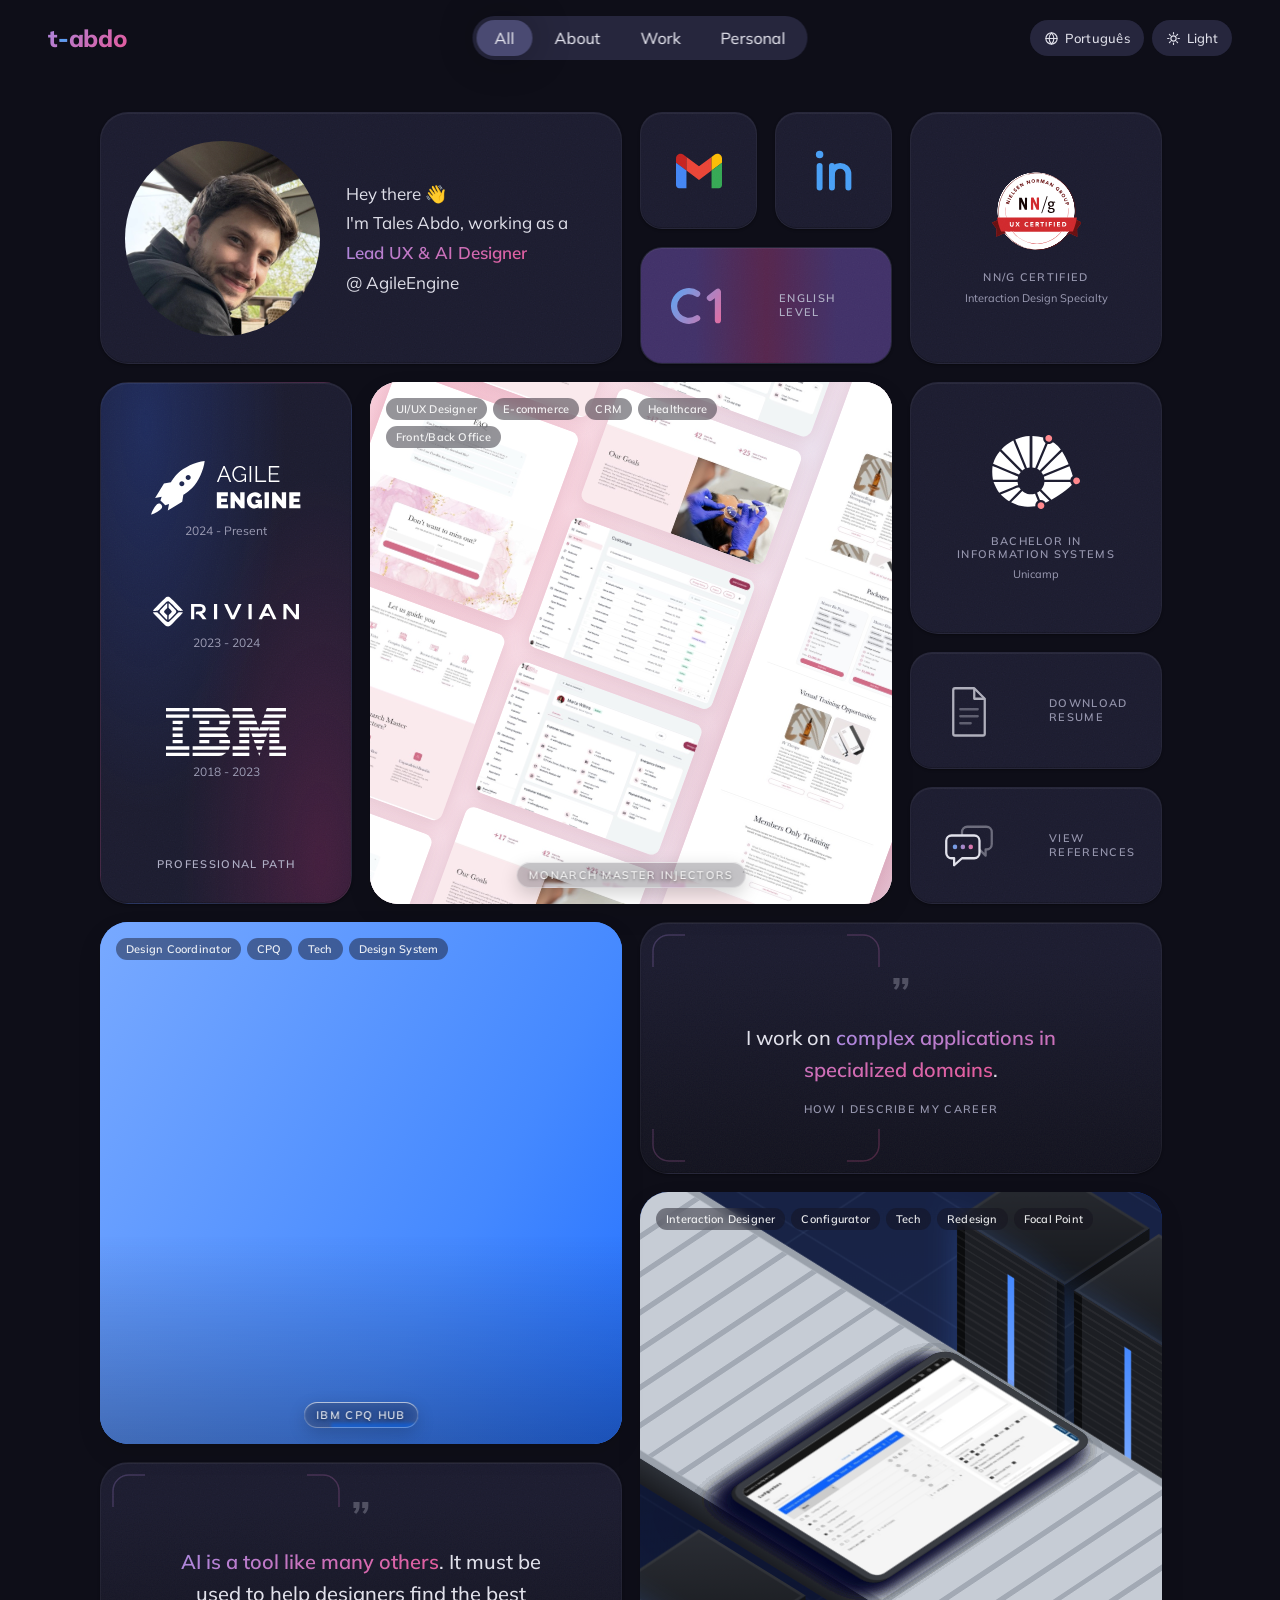
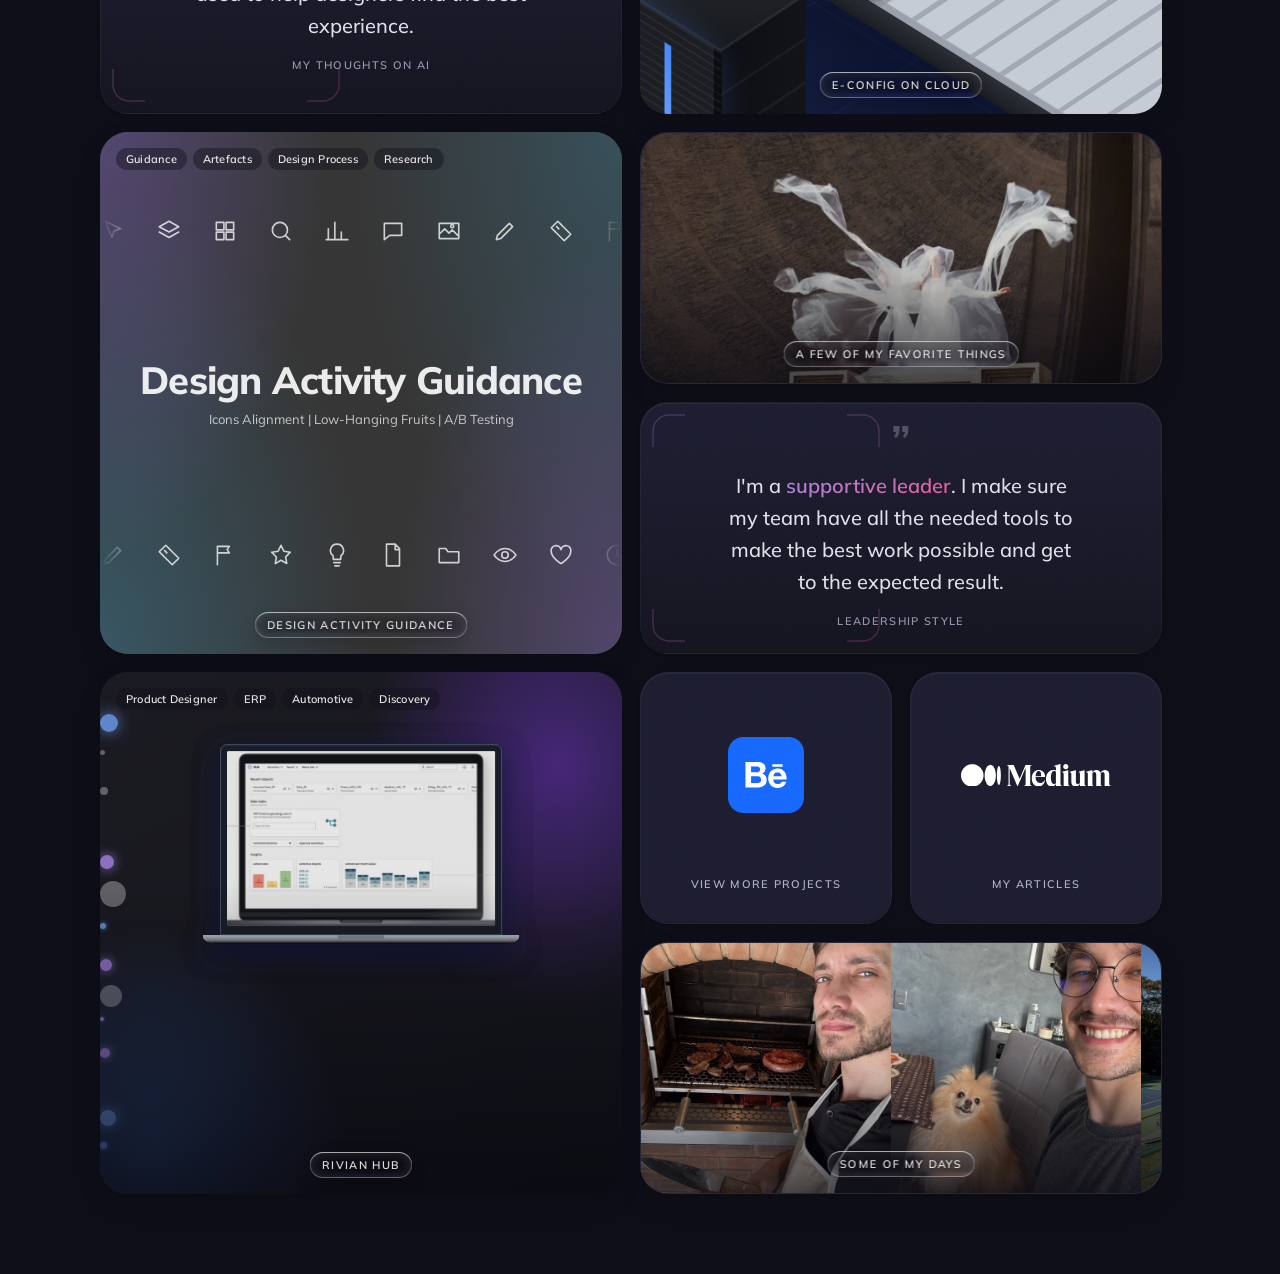
<file: index.html>
<!doctype html>
<html lang="en"><head>
  <meta charset="UTF-8">
  <meta name="viewport" content="width=device-width, initial-scale=1.0">
  <title data-i18n="meta.title">Tales Abdo — Lead UX &amp; AI Designer · Portfolio</title>
  <meta name="description" content="Tales Abdo, Lead UX &amp; AI Designer in São Paulo. UX research, product design and interaction design across IBM, Rivian and AgileEngine." data-i18n-attr="content:meta.description">
  <!-- What a link preview shows (LinkedIn, WhatsApp, Slack) -->
  <meta property="og:type" content="website">
  <meta property="og:title" content="Tales Abdo — Lead UX &amp; AI Designer · Portfolio" data-i18n-attr="content:meta.title">
  <meta property="og:description" content="Tales Abdo, Lead UX &amp; AI Designer in São Paulo. UX research, product design and interaction design across IBM, Rivian and AgileEngine." data-i18n-attr="content:meta.description">
  <meta property="og:url" content="https://t-abdo.github.io/" data-i18n-attr="content:meta.url">
  <meta property="og:locale" content="en_US" data-i18n-attr="content:meta.locale">
  <meta name="twitter:card" content="summary">
  <!-- The same page in each language, so search engines show the right one -->
  <link rel="canonical" href="https://t-abdo.github.io/" data-i18n-attr="href:meta.url">
  <link rel="alternate" hreflang="en" href="https://t-abdo.github.io/">
  <link rel="alternate" hreflang="pt-BR" href="https://t-abdo.github.io/pt/">
  <link rel="alternate" hreflang="x-default" href="https://t-abdo.github.io/">
  <link rel="preconnect" href="https://fonts.googleapis.com">
  <link rel="preconnect" href="https://fonts.gstatic.com" crossorigin="">
  <link href="https://fonts.googleapis.com/css2?family=Mulish:wght@300..800&amp;display=swap" rel="stylesheet">
  <link rel="icon" href="assets/site/favicon.svg" type="image/svg+xml">
  <link rel="stylesheet" href="src/styles/tokens.css">
  <link rel="stylesheet" href="src/styles/base.css">
  <link rel="stylesheet" href="src/styles/cards.css">
  <link rel="stylesheet" href="src/styles/panels.css">
  <link rel="stylesheet" href="src/styles/case-studies.css">
  <link rel="stylesheet" href="src/styles/responsive.css">
  <!-- Every module the page imports, asked for up front: main.js would otherwise
       discover them one level at a time. Keep in step with src/scripts/. -->
  <link rel="modulepreload" href="src/scripts/main.js">
  <link rel="modulepreload" href="src/content/texts.js">
  <link rel="modulepreload" href="src/scripts/breakpoints.js">
  <link rel="modulepreload" href="src/scripts/cards.js">
  <link rel="modulepreload" href="src/scripts/career.js">
  <link rel="modulepreload" href="src/scripts/case-nav.js">
  <link rel="modulepreload" href="src/scripts/cursor.js">
  <link rel="modulepreload" href="src/scripts/edu.js">
  <link rel="modulepreload" href="src/scripts/expand.js">
  <link rel="modulepreload" href="src/scripts/figma-embed.js">
  <link rel="modulepreload" href="src/scripts/i18n.js">
  <link rel="modulepreload" href="src/scripts/loader.js">
  <link rel="modulepreload" href="src/scripts/logos.js">
  <link rel="modulepreload" href="src/scripts/mirror.js">
  <link rel="modulepreload" href="src/scripts/motion.js">
  <link rel="modulepreload" href="src/scripts/nav.js">
  <link rel="modulepreload" href="src/scripts/pictures.js">
  <link rel="modulepreload" href="src/scripts/proto-scroll.js">
  <link rel="modulepreload" href="src/scripts/reveal.js">
  <link rel="modulepreload" href="src/scripts/ripple.js">
  <link rel="modulepreload" href="src/scripts/skeleton.js">
  <link rel="modulepreload" href="src/scripts/theme.js">
  <script>
    // Runs before first paint: apply the saved theme and skip the loader on repeat visits.
    // Without a saved choice the clock decides, as in theme.js: dark from 18:00
    // to 06:00. It is repeated here because this has to run before any module.
    try {
      var hour = new Date().getHours();
      var theme = localStorage.getItem('portfolio-theme') || (hour >= 18 || hour < 6 ? 'dark' : 'light');
      if (theme === 'dark') document.documentElement.setAttribute('data-theme', 'dark');
      if (localStorage.getItem('portfolio-loader-seen')) document.documentElement.classList.add('loader-seen');
    } catch (e) {}
  </script>
</head>
<body>
  <div id="pageLoader" class="page-loader" aria-hidden="true">
    <div class="loader-mark">
      <svg class="loader-icon" width="40" height="40" viewBox="0 0 24 24" fill="none" stroke="currentColor" stroke-width="1.5" stroke-linecap="round" stroke-linejoin="round">
        <path d="M8 7H4C2.89543 7 2 7.89543 2 9V19C2 20.1046 2.89543 21 4 21H20C21.1046 21 22 20.1046 22 19V9C22 7.89543 21.1046 7 20 7H16M8 7V3.6C8 3.26863 8.26863 3 8.6 3H15.4C15.7314 3 16 3.26863 16 3.6V7M8 7H16"></path>
      </svg>
      <div class="loader-name" data-i18n="ui.loaderName">Tales Abdo</div>
      <div class="loader-bar-track"><div class="loader-bar-fill"></div></div>
      <div class="loader-percent">0%</div>
    </div>
  </div>

  <!-- The liquid glass lens for the project names: the page behind is bent inward along the pill's rim (red bends across, green up and down) -->
  <svg class="visually-hidden" width="0" height="0" aria-hidden="true" focusable="false"><filter id="liquidGlass" x="0" y="0" width="100%" height="100%" color-interpolation-filters="sRGB"><feImage href='data:image/svg+xml,%3Csvg xmlns="http://www.w3.org/2000/svg" width="100" height="100" viewBox="0 0 100 100" preserveAspectRatio="none"%3E%3Cdefs%3E%3ClinearGradient id="r" x1="0" x2="1" y1="0" y2="0"%3E%3Cstop offset="0" stop-color="%23f00"/%3E%3Cstop offset=".22" stop-color="%23800000"/%3E%3Cstop offset=".78" stop-color="%23800000"/%3E%3Cstop offset="1" stop-color="%23000"/%3E%3C/linearGradient%3E%3ClinearGradient id="g" x1="0" x2="0" y1="0" y2="1"%3E%3Cstop offset="0" stop-color="%230f0"/%3E%3Cstop offset=".4" stop-color="%23008000"/%3E%3Cstop offset=".6" stop-color="%23008000"/%3E%3Cstop offset="1" stop-color="%23000"/%3E%3C/linearGradient%3E%3C/defs%3E%3Crect width="100" height="100" fill="url(%23r)"/%3E%3Crect width="100" height="100" fill="url(%23g)" style="mix-blend-mode:screen"/%3E%3C/svg%3E' x="0" y="0" width="100%" height="100%" preserveAspectRatio="none" result="map"/><feDisplacementMap in="SourceGraphic" in2="map" scale="24" xChannelSelector="R" yChannelSelector="G"/></filter></svg>
  <div class="cursor-tooltip" id="cursorTooltip" aria-hidden="true"><span class="cursor-tooltip__bars"></span><span class="cursor-tooltip__label"></span></div>

  <nav class="nav" id="nav">
    <a href="./" class="nav-logo logo-mark" aria-label="t-abdo — home" data-i18n-attr="href:nav.homeHref;aria-label:nav.ariaLabel">t<span class="logo-dash">-</span>abdo</a>

    <div class="nav-pills" id="navPills">
      <div class="nav-pill-indicator" id="navIndicator"></div>
      <button type="button" class="nav-pill active" data-filter="all" aria-pressed="true" data-tooltip="Filter by All" data-i18n-attr="data-tooltip:nav.filterAllTooltip" data-i18n="nav.filterAll">All</button>
      <button type="button" class="nav-pill" data-filter="about" aria-pressed="false" data-tooltip="Filter by About" data-i18n-attr="data-tooltip:nav.filterAboutTooltip" data-i18n="nav.filterAbout">About</button>
      <button type="button" class="nav-pill" data-filter="work" aria-pressed="false" data-tooltip="Filter by Work" data-i18n-attr="data-tooltip:nav.filterWorkTooltip" data-i18n="nav.filterWork">Work</button>
      <button type="button" class="nav-pill" data-filter="personal" aria-pressed="false" data-tooltip="Filter by Personal" data-i18n-attr="data-tooltip:nav.filterPersonalTooltip" data-i18n="nav.filterPersonal">Personal</button>
    </div>

    <div class="nav-toggles">
      <a class="theme-toggle lang-toggle" id="langToggle" href="pt/" hreflang="pt-BR" lang="pt-BR" data-tooltip="Ver em português" aria-label="Ver o site em português" data-i18n-attr="href:nav.languageHref;hreflang:nav.languageCode;lang:nav.languageCode;data-tooltip:nav.languageToggleTooltip;aria-label:nav.languageToggleAriaLabel">
        <svg class="theme-icon" viewBox="0 0 24 24" fill="none" stroke="currentColor" stroke-width="1.8" stroke-linecap="round" stroke-linejoin="round" aria-hidden="true">
          <circle cx="12" cy="12" r="9"></circle>
          <path d="M3 12h18M12 3c2.5 2.6 3.8 5.6 3.8 9s-1.3 6.4-3.8 9c-2.5-2.6-3.8-5.6-3.8-9S9.5 5.6 12 3z"></path>
        </svg>
        <span class="lang-label" data-i18n="nav.languageLabel">Português</span>
      </a>
      <button class="theme-toggle" id="themeToggle" data-tooltip="" aria-label="Toggle dark mode" data-i18n-attr="aria-label:nav.themeToggleAriaLabel">
        <svg class="theme-icon theme-icon--moon" viewBox="0 0 24 24" fill="none" stroke="currentColor" stroke-width="1.8" stroke-linecap="round" stroke-linejoin="round" aria-hidden="true">
          <path d="M20 14.5A8.5 8.5 0 019.5 4a8.5 8.5 0 1010.5 10.5z"></path>
        </svg>
        <svg class="theme-icon theme-icon--sun" viewBox="0 0 24 24" fill="none" stroke="currentColor" stroke-width="1.8" stroke-linecap="round" aria-hidden="true">
          <circle cx="12" cy="12" r="4.2"></circle>
          <path d="M12 2.6v2.2M12 19.2v2.2M21.4 12h-2.2M4.8 12H2.6M18.6 5.4l-1.6 1.6M7 17l-1.6 1.6M18.6 18.6L17 17M7 7L5.4 5.4"></path>
        </svg>
        <span id="themeLabel"></span>
      </button>
    </div>
  </nav>

  <main class="main">
    <span class="mobile-page-logo logo-mark" aria-hidden="true">t<span class="logo-dash">-</span>abdo</span>

    <div class="grid" id="grid">

      <!-- About -->
      <article class="bento-card" data-card="about" data-expand="tall" data-expand-maxw="920" data-tooltip="About Me" data-i18n-attr="data-tooltip:cards.about.tooltip">
        <div class="about-card-inner">
          <img width="480" height="480" class="about-avatar" data-morph="about" src="assets/about/profile.jpg" alt="Tales Abdo" data-i18n-attr="alt:cards.about.avatarAlt">
          <p class="about-bio" data-i18n-html="cards.about.bio"><span class="wave">Hey there 👋</span><br>I'm Tales Abdo, working as a<br><strong>Lead UX & AI Designer</strong><br>@ AgileEngine</p>
        </div>
        <button class="action-icon" data-tooltip="Expand" aria-label="Expand about" data-i18n-attr="data-tooltip:ui.expand;aria-label:cards.about.ariaLabel">
          <svg viewBox="0 0 24 24" fill="none" stroke="currentColor" stroke-width="2"><path d="M15 3h6v6M9 21H3v-6M21 3l-7 7M3 21l7-7"></path></svg>
        </button>
      </article>

      <!-- Contact and English level: three cards sharing one square -->
      <div class="bento-stack" data-slot="stack">
        <!-- Gmail -->
        <article class="bento-card gmail-card" data-card="gmail" data-copy="talesabd@gmail.com" data-tooltip="Copy my Email" data-i18n-attr="data-tooltip:cards.gmail.tooltip">
          <button class="action-icon" type="button" aria-label="Copy my email address" data-i18n-attr="aria-label:cards.gmail.ariaLabel">
            <svg class="gm-copy-icon" viewBox="0 0 24 24" fill="none" stroke="currentColor" stroke-width="2"><rect x="9" y="9" width="12" height="12" rx="2"></rect><path d="M5 15H4a1 1 0 01-1-1V4a1 1 0 011-1h10a1 1 0 011 1v1"></path></svg>
            <span class="gm-copied-text">
              <svg viewBox="0 0 24 24" fill="none" stroke="currentColor" stroke-width="2.5"><path d="M4 12l5 5L20 6"></path></svg>
              <span data-i18n="cards.gmail.copied">Copied</span>
            </span>
          </button>
          <div class="icon-card-inner">
            <svg class="gm-svg" viewBox="52 42 88 66" width="64" height="64" xmlns="http://www.w3.org/2000/svg">
              <path class="gm-from-top" fill="#c5221f" d="M52 51v8l20 15V48l-5.6-4.2c-5.94-4.45-14.4-.22-14.4 7.2"></path>
              <path class="gm-from-top" fill="#ea4335" d="M72 74V48l24 18 24-18v26L96 92"></path>
              <path class="gm-from-top" fill="#fbbc04" d="M120 48v26l20-15v-8c0-7.42-8.47-11.65-14.4-7.2"></path>
              <path class="gm-from-left" fill="#4285f4" d="M58 108h14V74L52 59v43c0 3.32 2.69 6 6 6"></path>
              <path class="gm-from-right" fill="#34a853" d="M120 108h14c3.32 0 6-2.69 6-6V59l-20 15"></path>
            </svg>
          </div>
        </article>

        <!-- LinkedIn -->
        <article class="bento-card linkedin-card" data-card="linkedin" data-link="https://www.linkedin.com/in/tales-abdo" data-tooltip="Connect with Me on LinkedIn" data-i18n-attr="data-tooltip:cards.linkedin.tooltip">
          <a class="action-icon" href="https://www.linkedin.com/in/tales-abdo" target="_blank" rel="noopener noreferrer" data-tooltip="Open LinkedIn" aria-label="Open LinkedIn profile" data-i18n-attr="data-tooltip:cards.linkedin.actionTooltip;aria-label:cards.linkedin.ariaLabel">
            <svg viewBox="0 0 24 24" fill="none" stroke="currentColor" stroke-width="2"><path d="M18 13v6a2 2 0 01-2 2H5a2 2 0 01-2-2V8a2 2 0 012-2h6"></path><path d="M15 3h6v6M10 14L21 3"></path></svg>
          </a>
          <div class="icon-card-inner">
            <svg class="li-svg" viewBox="0 0 36 36" fill="none" width="94" height="94" xmlns="http://www.w3.org/2000/svg">
              <circle class="li-dot" cx="11" cy="10" r="1.82"></circle>
              <path class="li-path" d="M11 15.5 L11 26" style="--len:11;--draw-dur:0.38s;--draw-delay:0.08s"></path>
              <path class="li-path" d="M17 15.5 L17 26" style="--len:11;--draw-dur:0.38s;--draw-delay:0.14s"></path>
              <path class="li-path" d="M17 19.5 C17 17 19 15.5 21 15.5 C23 15.5 25 17 25 19.5 L25 26" style="--len:22;--draw-dur:0.40s;--draw-delay:0.20s"></path>
            </svg>
          </div>
        </article>

        <!-- English level -->
        <article class="bento-card english-card" data-card="english" data-expand="tall" data-expand-fit data-tooltip="View my English Certificate" data-i18n-attr="data-tooltip:cards.english.tooltip">
          <button class="action-icon" data-tooltip="Expand" aria-label="Expand English certificate" data-i18n-attr="data-tooltip:ui.expand;aria-label:cards.english.ariaLabel">
            <svg viewBox="0 0 24 24" fill="none" stroke="currentColor" stroke-width="2"><path d="M15 3h6v6M9 21H3v-6M21 3l-7 7M3 21l7-7"></path></svg>
          </button>
          <div class="english-inner">
            <svg class="c1-svg" viewBox="3.5 5.5 40.5 29" width="58" height="42" aria-hidden="true">
              <defs>
                <linearGradient id="c1Gradient" x1="6" y1="8" x2="46" y2="32" gradientUnits="userSpaceOnUse">
                  <stop offset="0" style="stop-color: var(--color-mark-start)"></stop>
                  <stop offset="1" style="stop-color: var(--color-mark-end)"></stop>
                </linearGradient>
              </defs>
              <path class="c1-path" d="M24.7 10.05A12 12 0 1 0 24.7 29.95" style="--len:53;--draw-dur:0.46s;--draw-delay:0.08s"></path>
              <path class="c1-path" d="M35 13.5L41.5 8.5V31.5" style="--len:32;--draw-dur:0.34s;--draw-delay:0.26s"></path>
            </svg>
            <span class="visually-hidden" data-i18n="cards.english.text">C1</span>
            <span class="english-caption" data-i18n="cards.english.caption">English Level</span>
          </div>
        </article>
      </div>

      <!-- Resume and references: two wide cards sharing one square -->
      <div class="bento-stack bento-stack--docs" data-slot="docs">
        <!-- Resume download -->
        <article class="bento-card resume-card" data-card="resume" data-download="assets/docs/Tales-Abdo-CV.pdf" data-tooltip="Download my Resume" data-i18n-attr="data-download:cards.resume.file;data-tooltip:cards.resume.tooltip">
          <a class="action-icon" href="assets/docs/Tales-Abdo-CV.pdf" download="" data-tooltip="Download my Resume" aria-label="Download resume" data-i18n-attr="href:cards.resume.file;data-tooltip:cards.resume.actionTooltip;aria-label:cards.resume.ariaLabel">
            <svg viewBox="0 0 24 24" fill="none" stroke="currentColor" stroke-width="2" stroke-linecap="round" stroke-linejoin="round"><path d="M12 3v12M7 11l5 5 5-5M5 21h14"></path></svg>
          </a>
          <div class="badge-inner">
            <svg class="badge-media resume-file" viewBox="0 0 64 64" fill="none" data-draw aria-hidden="true">
              <defs>
                <linearGradient id="rfArrowGradient" x1="26" y1="34" x2="38" y2="48" gradientUnits="userSpaceOnUse">
                  <stop offset="0" style="stop-color: var(--color-mark-start)"></stop>
                  <stop offset="1" style="stop-color: var(--color-mark-end)"></stop>
                </linearGradient>
              </defs>
              <path class="rf-page draw-line" d="M16 6h22l12 12v40a2 2 0 01-2 2H16a2 2 0 01-2-2V8a2 2 0 012-2z" stroke="currentColor" stroke-width="2.6" stroke-linejoin="round"></path>
              <path class="rf-fold draw-line" d="M38 6v12h12" stroke="currentColor" stroke-width="2.6" stroke-linejoin="round"></path>
              <path class="rf-line rf-line--1 draw-line" d="M22 30h20" stroke="currentColor" stroke-width="2.6" stroke-linecap="round"></path>
              <path class="rf-line rf-line--2 draw-line" d="M22 38h20" stroke="currentColor" stroke-width="2.6" stroke-linecap="round"></path>
              <path class="rf-line rf-line--3 draw-line" d="M22 46h12" stroke="currentColor" stroke-width="2.6" stroke-linecap="round"></path>
              <g class="rf-arrow">
                <path d="M32 34v14M26 42l6 6 6-6" stroke="url(#rfArrowGradient)" stroke-width="3" stroke-linecap="round" stroke-linejoin="round"></path>
              </g>
            </svg>
            <div class="badge-text">
              <h3 class="badge-title" data-i18n="cards.resume.title">Download Resume</h3>
            </div>
          </div>
        </article>

        <!-- References -->
        <article class="bento-card references-card" data-card="references" data-expand-fit data-tooltip="View my References" data-i18n-attr="data-tooltip:cards.references.tooltip">
          <button class="action-icon" data-tooltip="Expand" aria-label="Expand references" data-i18n-attr="data-tooltip:ui.expand;aria-label:cards.references.ariaLabel">
            <svg viewBox="0 0 24 24" fill="none" stroke="currentColor" stroke-width="2"><path d="M15 3h6v6M9 21H3v-6M21 3l-7 7M3 21l7-7"></path></svg>
          </button>
          <div class="badge-inner">
            <!-- Two speech bubbles: someone talking about my work, typing dots in the front one -->
            <svg class="badge-media ref-mark" viewBox="0 0 64 64" fill="none" data-draw aria-hidden="true">
              <defs>
                <linearGradient id="refDotsGradient" x1="13" y1="30" x2="37" y2="36" gradientUnits="userSpaceOnUse">
                  <stop offset="0" style="stop-color: var(--color-mark-start)"></stop>
                  <stop offset="1" style="stop-color: var(--color-mark-end)"></stop>
                </linearGradient>
              </defs>
              <path class="ref-bubble--back draw-line" d="M30 10h22a6 6 0 016 6v14a6 6 0 01-6 6h-1v7l-7-7H30a6 6 0 01-6-6V16a6 6 0 016-6z" stroke="currentColor" stroke-width="2.6" stroke-linejoin="round"></path>
              <path class="ref-bubble--front draw-line" d="M12 20h26a6 6 0 016 6v14a6 6 0 01-6 6H24l-9 8v-8h-3a6 6 0 01-6-6V26a6 6 0 016-6z" stroke="currentColor" stroke-width="2.6" stroke-linejoin="round"></path>
              <circle class="ref-dot ref-dot--1" cx="16" cy="33" r="2.6"></circle>
              <circle class="ref-dot ref-dot--2" cx="25" cy="33" r="2.6"></circle>
              <circle class="ref-dot ref-dot--3" cx="34" cy="33" r="2.6"></circle>
            </svg>
            <div class="badge-text">
              <h3 class="badge-title" data-i18n="cards.references.title">View References</h3>
            </div>
          </div>
        </article>
      </div>

      <!-- Professional Path -->
      <article class="bento-card path-card" data-card="path" data-expand="full" data-expand-inset="32" data-expand-edge="12" data-tooltip="View Places I&#x27;ve Been" data-i18n-attr="data-tooltip:cards.path.tooltip">
        <ol class="path-card-inner" aria-label="Companies" data-i18n-attr="aria-label:cards.path.listAriaLabel">
          <li class="path-stop">
            <span class="career-logo" data-logo="ae"></span>
            <span class="visually-hidden" data-i18n="cards.path.aeName">AgileEngine</span>
            <span class="path-stop__years" data-i18n="cards.path.aeYears">2024 - Present</span>
          </li>
          <li class="path-stop">
            <span class="career-logo" data-logo="rivian"></span>
            <span class="visually-hidden" data-i18n="cards.path.rivianName">Rivian</span>
            <span class="path-stop__years" data-i18n="cards.path.rivianYears">2023 - 2024</span>
          </li>
          <li class="path-stop">
            <span class="career-logo path-logo--ibm" data-logo="ibm"></span>
            <span class="visually-hidden" data-i18n="cards.path.ibmName">IBM</span>
            <span class="path-stop__years" data-i18n="cards.path.ibmYears">2018 - 2023</span>
          </li>
        </ol>
        <span class="path-card-label" data-i18n="cards.path.label">Professional Path</span>
        <button class="action-icon" data-tooltip="Expand" aria-label="Expand professional path" data-i18n-attr="data-tooltip:ui.expand;aria-label:cards.path.ariaLabel">
          <svg viewBox="0 0 24 24" fill="none" stroke="currentColor" stroke-width="2"><path d="M15 3h6v6M9 21H3v-6M21 3l-7 7M3 21l7-7"></path></svg>
        </button>
      </article>

      <!-- A Few of My Favorite Things -->
      <article class="bento-card photo-card hobbies-card" data-card="hobbies" data-expand="tall" data-expand-maxw="1092" data-tooltip="View Things That Captivate Me" data-i18n-attr="data-tooltip:cards.hobbies.tooltip">
        <div class="pics-stack" data-slideshow="assets/hobbies/dune.jpg, assets/hobbies/severance.jpg, assets/hobbies/league-of-legends.jpg, assets/hobbies/baldurs-gate-3.jpg">
          <img width="1600" height="900" class="pics-img is-active" src="assets/hobbies/dune.jpg" loading="lazy" alt="">
          <img class="pics-img" alt="">
        </div>
        <button class="action-icon" data-tooltip="Expand" aria-label="Expand a few of my favorite things" data-i18n-attr="data-tooltip:ui.expand;aria-label:cards.hobbies.ariaLabel">
          <svg viewBox="0 0 24 24" fill="none" stroke="currentColor" stroke-width="2"><path d="M15 3h6v6M9 21H3v-6M21 3l-7 7M3 21l7-7"></path></svg>
        </button>
        <span class="card-label" data-i18n="cards.hobbies.label">A Few of My Favorite Things</span>
      </article>

      <!-- Pictures -->
      <article class="bento-card photo-card pictures-card" data-card="pictures" data-expand="tall" data-expand-maxw="1100" data-tooltip="View a Little Bit of My Life" data-i18n-attr="data-tooltip:cards.pictures.tooltip">
        <div class="pics-stack pics-stack--flow" id="picsStack" data-flow="pictures"></div>
        <button class="action-icon" data-tooltip="Expand" aria-label="Expand some of my days" data-i18n-attr="data-tooltip:ui.expand;aria-label:cards.pictures.ariaLabel">
          <svg viewBox="0 0 24 24" fill="none" stroke="currentColor" stroke-width="2"><path d="M15 3h6v6M9 21H3v-6M21 3l-7 7M3 21l7-7"></path></svg>
        </button>
        <span class="card-label" data-i18n="cards.pictures.label">Some of My Days</span>
      </article>

      <!-- NN/g certification -->
      <article class="bento-card nng-card" data-card="nng" data-expand="tall" data-expand-fit data-tooltip="View my NN/g Certification" data-i18n-attr="data-tooltip:cards.nng.tooltip">
        <button class="action-icon" data-tooltip="Expand" aria-label="Expand NN/g certification" data-i18n-attr="data-tooltip:ui.expand;aria-label:cards.nng.ariaLabel">
          <svg viewBox="0 0 24 24" fill="none" stroke="currentColor" stroke-width="2"><path d="M15 3h6v6M9 21H3v-6M21 3l-7 7M3 21l7-7"></path></svg>
        </button>
        <div class="badge-inner">
          <span class="badge-media nng-logo" data-logo="nng" role="img" aria-label="Nielsen Norman Group UX Certified badge" data-i18n-attr="aria-label:cards.nng.logoAlt"></span>
          <div class="badge-text">
            <h3 class="badge-title" data-i18n="cards.nng.title">NN/g Certified</h3>
            <span class="badge-sub" data-i18n="cards.nng.sub">Interaction Design Specialty</span>
          </div>
        </div>
      </article>

      <!-- Bachelor's degree -->
      <article class="bento-card bachelor-card" data-card="bachelor" data-expand="tall" data-expand-fit data-tooltip="View my Bachelor&#x27;s Degree" data-i18n-attr="data-tooltip:cards.bachelor.tooltip">
        <button class="action-icon" data-tooltip="Expand" aria-label="Expand bachelor&#x27;s degree" data-i18n-attr="data-tooltip:ui.expand;aria-label:cards.bachelor.ariaLabel">
          <svg viewBox="0 0 24 24" fill="none" stroke="currentColor" stroke-width="2"><path d="M15 3h6v6M9 21H3v-6M21 3l-7 7M3 21l7-7"></path></svg>
        </button>
        <div class="badge-inner">
          <span class="badge-media bachelor-logo" data-logo="unicamp" role="img" aria-label="Unicamp logo" data-i18n-attr="aria-label:cards.bachelor.markAlt"></span>
          <div class="badge-text">
            <h3 class="badge-title" data-i18n-html="cards.bachelor.title">Bachelor in<br>Information Systems</h3>
            <span class="badge-sub" data-i18n="cards.bachelor.sub">Unicamp</span>
          </div>
        </div>
      </article>

      <!-- Quote: AI -->
      <article class="bento-card quote-card" data-card="aiquote" data-expand-theme="quote" data-expand-maxw="760" data-expand-fit data-tooltip="Read More" data-i18n-attr="data-tooltip:modals.quote.tooltip">
        <svg class="quote-frame" aria-hidden="true">
          <defs>
            <linearGradient id="qf-ink-aiquote" x1="0" y1="0" x2="1" y2="1">
              <stop offset="0" style="stop-color: var(--color-brand-ink-start)"></stop>
              <stop offset="1" style="stop-color: var(--color-brand-ink-end)"></stop>
            </linearGradient>
            <mask id="qf-corners-aiquote" maskUnits="userSpaceOnUse" x="0" y="0" width="100%" height="100%">
              <rect class="quote-frame__corner quote-frame__corner--tl"></rect>
              <rect class="quote-frame__corner quote-frame__corner--tr"></rect>
              <rect class="quote-frame__corner quote-frame__corner--bl"></rect>
              <rect class="quote-frame__corner quote-frame__corner--br"></rect>
            </mask>
          </defs>
          <rect class="quote-frame__line" stroke="url(#qf-ink-aiquote)" mask="url(#qf-corners-aiquote)"></rect>
        </svg>
        <button class="action-icon" data-tooltip="Read More" aria-label="Expand my thoughts on AI" data-i18n-attr="data-tooltip:modals.quote.tooltip;aria-label:cards.aiquote.ariaLabel">
          <svg viewBox="0 0 24 24" fill="none" stroke="currentColor" stroke-width="2"><path d="M15 3h6v6M9 21H3v-6M21 3l-7 7M3 21l7-7"></path></svg>
        </button>
        <span class="quote-mark" aria-hidden="true">”</span>
        <p class="quote-text" data-morph="aiquote" data-i18n-html="cards.aiquote.text"><strong>AI is a tool like many others</strong>. It must be used to help designers find the best experience.</p>
        <span class="quote-label" data-morph="aiquote-label" data-i18n="cards.aiquote.label">My Thoughts on AI</span>
      </article>

      <!-- Quote: career -->
      <article class="bento-card quote-card" data-card="careerquote" data-expand-theme="quote" data-expand-maxw="760" data-expand-fit data-tooltip="Read More" data-i18n-attr="data-tooltip:modals.quote.tooltip">
        <svg class="quote-frame" aria-hidden="true">
          <defs>
            <linearGradient id="qf-ink-careerquote" x1="0" y1="0" x2="1" y2="1">
              <stop offset="0" style="stop-color: var(--color-brand-ink-start)"></stop>
              <stop offset="1" style="stop-color: var(--color-brand-ink-end)"></stop>
            </linearGradient>
            <mask id="qf-corners-careerquote" maskUnits="userSpaceOnUse" x="0" y="0" width="100%" height="100%">
              <rect class="quote-frame__corner quote-frame__corner--tl"></rect>
              <rect class="quote-frame__corner quote-frame__corner--tr"></rect>
              <rect class="quote-frame__corner quote-frame__corner--bl"></rect>
              <rect class="quote-frame__corner quote-frame__corner--br"></rect>
            </mask>
          </defs>
          <rect class="quote-frame__line" stroke="url(#qf-ink-careerquote)" mask="url(#qf-corners-careerquote)"></rect>
        </svg>
        <button class="action-icon" data-tooltip="Read More" aria-label="Expand how I describe my career" data-i18n-attr="data-tooltip:modals.quote.tooltip;aria-label:cards.careerquote.ariaLabel">
          <svg viewBox="0 0 24 24" fill="none" stroke="currentColor" stroke-width="2"><path d="M15 3h6v6M9 21H3v-6M21 3l-7 7M3 21l7-7"></path></svg>
        </button>
        <span class="quote-mark" aria-hidden="true">”</span>
        <p class="quote-text" data-morph="careerquote" data-i18n-html="cards.careerquote.text">I work on <strong>complex applications in specialized domains</strong>.</p>
        <span class="quote-label" data-morph="careerquote-label" data-i18n="cards.careerquote.label">How I Describe my Career</span>
      </article>

      <!-- Quote: leadership -->
      <article class="bento-card quote-card" data-card="leadquote" data-expand-theme="quote" data-expand-maxw="760" data-expand-fit data-tooltip="Read More" data-i18n-attr="data-tooltip:modals.quote.tooltip">
        <svg class="quote-frame" aria-hidden="true">
          <defs>
            <linearGradient id="qf-ink-leadquote" x1="0" y1="0" x2="1" y2="1">
              <stop offset="0" style="stop-color: var(--color-brand-ink-start)"></stop>
              <stop offset="1" style="stop-color: var(--color-brand-ink-end)"></stop>
            </linearGradient>
            <mask id="qf-corners-leadquote" maskUnits="userSpaceOnUse" x="0" y="0" width="100%" height="100%">
              <rect class="quote-frame__corner quote-frame__corner--tl"></rect>
              <rect class="quote-frame__corner quote-frame__corner--tr"></rect>
              <rect class="quote-frame__corner quote-frame__corner--bl"></rect>
              <rect class="quote-frame__corner quote-frame__corner--br"></rect>
            </mask>
          </defs>
          <rect class="quote-frame__line" stroke="url(#qf-ink-leadquote)" mask="url(#qf-corners-leadquote)"></rect>
        </svg>
        <button class="action-icon" data-tooltip="Read More" aria-label="Expand my leadership style" data-i18n-attr="data-tooltip:modals.quote.tooltip;aria-label:cards.leadquote.ariaLabel">
          <svg viewBox="0 0 24 24" fill="none" stroke="currentColor" stroke-width="2"><path d="M15 3h6v6M9 21H3v-6M21 3l-7 7M3 21l7-7"></path></svg>
        </button>
        <span class="quote-mark" aria-hidden="true">”</span>
        <p class="quote-text" data-morph="leadquote" data-i18n-html="cards.leadquote.text">I'm a <strong>supportive leader</strong>. I make sure my team have all the needed tools to make the best work possible and get to the expected result.</p>
        <span class="quote-label" data-morph="leadquote-label" data-i18n="cards.leadquote.label">Leadership Style</span>
      </article>

      <!-- Case study: Educational Design Artifacts -->
      <article class="bento-card project-card edu-card" data-card="edu" data-expand="full" data-expand-inset="32" data-expand-edge="12" data-tooltip="View Design Activity Guidance" data-i18n-attr="data-tooltip:cards.edu.tooltip">
        <div class="edu-cover">
          <div class="edu-marquee edu-marquee--left" aria-hidden="true"></div>
          <div class="edu-cover-text">
            <span class="edu-cover-title" data-i18n="cards.edu.coverTitle">Design Activity Guidance</span>
            <span class="edu-cover-text-sub" data-i18n="cards.edu.coverText">Icons Alignment | Low‑Hanging Fruits | A/B Testing</span>
          </div>
          <div class="edu-marquee edu-marquee--right" aria-hidden="true"></div>
        </div>
        <div class="card-tags">
          <span class="card-tag" data-i18n="cards.edu.tag1">Guidance</span>
          <span class="card-tag" data-i18n="cards.edu.tag2">Artefacts</span>
          <span class="card-tag" data-i18n="cards.edu.tag3">Design Process</span>
          <span class="card-tag" data-i18n="cards.edu.tag4">Research</span>
        </div>
        <button class="action-icon" data-tooltip="View Design Activity Guidance" aria-label="Open the Design Activity Guidance case study" data-i18n-attr="data-tooltip:cards.edu.tooltip;aria-label:cards.edu.ariaLabel">
          <svg viewBox="0 0 24 24" fill="none" stroke="currentColor" stroke-width="2"><path d="M15 3h6v6M9 21H3v-6M21 3l-7 7M3 21l7-7"></path></svg>
        </button>
        <span class="card-label" data-i18n="cards.edu.label">Design Activity Guidance</span>
      </article>

      <!-- Case study: Rivian Hub -->
      <article class="bento-card project-card hub-card" data-card="hub" data-expand="full" data-expand-inset="32" data-expand-edge="12" data-tooltip="View Rivian Hub Case" data-i18n-attr="data-tooltip:cards.hub.tooltip">
        <div class="live-cover" aria-hidden="true">
          <div class="live-dots">
            <span class="live-dot" style="--y:8%;--s:18px;--d:26s;--delay:0s"></span>
            <span class="live-dot" style="--y:22%;--s:8px;--d:19s;--delay:-6s"></span>
            <span class="live-dot" style="--y:35%;--s:14px;--d:23s;--delay:-12s"></span>
            <span class="live-dot" style="--y:48%;--s:6px;--d:17s;--delay:-3s"></span>
            <span class="live-dot" style="--y:60%;--s:22px;--d:29s;--delay:-15s"></span>
            <span class="live-dot" style="--y:72%;--s:10px;--d:21s;--delay:-9s"></span>
            <span class="live-dot" style="--y:84%;--s:16px;--d:25s;--delay:-18s"></span>
            <span class="live-dot" style="--y:15%;--s:5px;--d:15s;--delay:-7s"></span>
            <span class="live-dot" style="--y:55%;--s:12px;--d:27s;--delay:-21s"></span>
            <span class="live-dot" style="--y:90%;--s:7px;--d:18s;--delay:-11s"></span>
            <span class="live-dot" style="--y:40%;--s:26px;--d:31s;--delay:-4s"></span>
            <span class="live-dot" style="--y:66%;--s:4px;--d:16s;--delay:-14s"></span>
          </div>
          <div class="hub-mac">
            <div class="device-laptop hub-mac-unit" style="--i:0"><div class="device-laptop-screen"><div class="device-viewport"><img src="assets/projects/hub/screens/home.jpg" alt="" loading="lazy"></div></div><div class="device-laptop-base"></div></div>
            <div class="device-laptop hub-mac-unit" style="--i:1"><div class="device-laptop-screen"><div class="device-viewport"><img src="assets/projects/hub/screens/production.jpg" alt="" loading="lazy"></div></div><div class="device-laptop-base"></div></div>
            <div class="device-laptop hub-mac-unit" style="--i:2"><div class="device-laptop-screen"><div class="device-viewport"><img src="assets/projects/hub/screens/insights.jpg" alt="" loading="lazy"></div></div><div class="device-laptop-base"></div></div>
          </div>
        </div>
        <div class="card-tags">
          <span class="card-tag" data-i18n="cards.hub.tag1">Product Designer</span>
          <span class="card-tag" data-i18n="cards.hub.tag2">ERP</span>
          <span class="card-tag" data-i18n="cards.hub.tag3">Automotive</span>
          <span class="card-tag" data-i18n="cards.hub.tag4">Discovery</span>
        </div>
        <button class="action-icon" data-tooltip="View Rivian Hub Case" aria-label="Open the Rivian Hub case study" data-i18n-attr="data-tooltip:cards.hub.tooltip;aria-label:cards.hub.ariaLabel">
          <svg viewBox="0 0 24 24" fill="none" stroke="currentColor" stroke-width="2"><path d="M15 3h6v6M9 21H3v-6M21 3l-7 7M3 21l7-7"></path></svg>
        </button>
        <span class="card-label" data-i18n="cards.hub.label">Rivian Hub</span>
      </article>

      <!-- Behance: more projects -->
      <article class="bento-card link-card behance-card" data-card="behance" data-link="https://www.behance.net/talesabdo" data-tooltip="View More Projects on Behance" data-i18n-attr="data-tooltip:cards.behance.tooltip">
        <a class="action-icon" href="https://www.behance.net/talesabdo" target="_blank" rel="noopener noreferrer" data-tooltip="Open Behance" aria-label="Open Behance profile" data-i18n-attr="data-tooltip:cards.behance.actionTooltip;aria-label:cards.behance.ariaLabel">
          <svg viewBox="0 0 24 24" fill="none" stroke="currentColor" stroke-width="2"><path d="M18 13v6a2 2 0 01-2 2H5a2 2 0 01-2-2V8a2 2 0 012-2h6"></path><path d="M15 3h6v6M10 14L21 3"></path></svg>
        </a>
        <div class="link-card-inner">
          <span class="link-card-logo" data-logo="behance"></span>
          <span class="visually-hidden" data-i18n="cards.behance.name">Behance</span>
        </div>
        <span class="path-card-label" data-i18n="cards.behance.label">View More Projects</span>
      </article>

      <!-- Medium -->
      <article class="bento-card link-card medium-card" data-card="medium" data-link="https://medium.com/@talesabdo" data-tooltip="View My Articles on Medium" data-i18n-attr="data-tooltip:cards.medium.tooltip">
        <a class="action-icon" href="https://medium.com/@talesabdo" target="_blank" rel="noopener noreferrer" data-tooltip="Open Medium" aria-label="Open Medium profile" data-i18n-attr="data-tooltip:cards.medium.actionTooltip;aria-label:cards.medium.ariaLabel">
          <svg viewBox="0 0 24 24" fill="none" stroke="currentColor" stroke-width="2"><path d="M18 13v6a2 2 0 01-2 2H5a2 2 0 01-2-2V8a2 2 0 012-2h6"></path><path d="M15 3h6v6M10 14L21 3"></path></svg>
        </a>
        <div class="link-card-inner">
          <span class="link-card-logo" data-logo="medium"></span>
          <span class="visually-hidden" data-i18n="cards.medium.name">Medium</span>
        </div>
        <span class="path-card-label" data-i18n="cards.medium.label">My Articles</span>
      </article>

      <!-- Case study: e-config on Cloud -->
      <article class="bento-card project-card econfig-card" data-card="econfig" data-expand="full" data-expand-inset="32" data-expand-edge="12" data-tooltip="View e-config on Cloud Case" data-i18n-attr="data-tooltip:cards.econfig.tooltip">
        <div class="live-cover" aria-hidden="true">
          <div class="belt-stage">
            <span class="belt-ground"></span>
            <div class="belt-frame" style="--x:-37.6cqw;--y:-66.7cqw"><span class="belt-frame-roof"></span><span class="belt-frame-front"></span><span class="belt-frame-side"></span></div>
            <div class="belt-frame" style="--x:-13.6cqw;--y:-66.7cqw"><span class="belt-frame-roof"></span><span class="belt-frame-front"></span><span class="belt-frame-side"></span></div>
            <div class="belt-frame" style="--x:-15.41cqw;--y:29.18cqw"><span class="belt-frame-roof"></span><span class="belt-frame-front"></span><span class="belt-frame-side"></span></div>
            <span class="belt-floor"></span>
            <div class="belt"></div>
            <span class="belt-skirt"></span>
            <div class="belt-tablet" style="--i:0"><img src="assets/projects/econfig/reel/configurations.jpg" alt="" loading="lazy"></div>
            <div class="belt-tablet" style="--i:1"><img src="assets/projects/econfig/reel/configure.jpg" alt="" loading="lazy"></div>
            <div class="belt-tablet" style="--i:2"><img src="assets/projects/econfig/reel/compare.jpg" alt="" loading="lazy"></div>
            <div class="belt-tablet" style="--i:3"><img src="assets/projects/econfig/reel/base.jpg" alt="" loading="lazy"></div>
            <div class="belt-tablet" style="--i:4"><img src="assets/projects/econfig/reel/export.jpg" alt="" loading="lazy"></div>
            <div class="belt-tablet" style="--i:5"><img src="assets/projects/econfig/reel/export-panel.jpg" alt="" loading="lazy"></div>
            <div class="belt-tablet" style="--i:6"><img src="assets/projects/econfig/reel/configurations.jpg" alt="" loading="lazy"></div>
            <div class="belt-tablet" style="--i:7"><img src="assets/projects/econfig/reel/configure.jpg" alt="" loading="lazy"></div>
            <div class="belt-tablet" style="--i:8"><img src="assets/projects/econfig/reel/compare.jpg" alt="" loading="lazy"></div>
            <div class="belt-tablet" style="--i:9"><img src="assets/projects/econfig/reel/base.jpg" alt="" loading="lazy"></div>
            <div class="belt-tablet" style="--i:10"><img src="assets/projects/econfig/reel/export.jpg" alt="" loading="lazy"></div>
            <div class="belt-tablet" style="--i:11"><img src="assets/projects/econfig/reel/export-panel.jpg" alt="" loading="lazy"></div>
          </div>
        </div>
        <div class="card-tags">
          <span class="card-tag" data-i18n="cards.econfig.tag1">Interaction Designer</span>
          <span class="card-tag" data-i18n="cards.econfig.tag2">Configurator</span>
          <span class="card-tag" data-i18n="cards.econfig.tag3">Tech</span>
          <span class="card-tag" data-i18n="cards.econfig.tag4">Redesign</span>
          <span class="card-tag" data-i18n="cards.econfig.tag5">Focal Point</span>
        </div>
        <button class="action-icon" data-tooltip="View e-config on Cloud Case" aria-label="Open the e-config on Cloud case study" data-i18n-attr="data-tooltip:cards.econfig.tooltip;aria-label:cards.econfig.ariaLabel">
          <svg viewBox="0 0 24 24" fill="none" stroke="currentColor" stroke-width="2"><path d="M15 3h6v6M9 21H3v-6M21 3l-7 7M3 21l7-7"></path></svg>
        </button>
        <span class="card-label" data-i18n="cards.econfig.label">e-config on Cloud</span>
      </article>

      <!-- Case study: Monarch Master Injectors -->
      <article class="bento-card project-card mmi-card live-card--light" data-card="mmi" data-expand="full" data-expand-inset="32" data-expand-edge="12" data-tooltip="View Monarch Master Injectors Case" data-i18n-attr="data-tooltip:cards.mmi.tooltip">
        <div class="live-cover" aria-hidden="true">
          <div class="screen-reel">
            <div class="screen-col"><div class="screen-track"><img src="assets/projects/mmi/reel/home-guide.jpg" alt="" loading="lazy"><img src="assets/projects/mmi/reel/home-news.jpg" alt="" loading="lazy"><img src="assets/projects/mmi/reel/home-guide.jpg" alt="" loading="lazy"><img src="assets/projects/mmi/reel/home-news.jpg" alt="" loading="lazy"><img src="assets/projects/mmi/reel/home-guide.jpg" alt="" loading="lazy"><img src="assets/projects/mmi/reel/home-news.jpg" alt="" loading="lazy"><img src="assets/projects/mmi/reel/home-guide.jpg" alt="" loading="lazy"><img src="assets/projects/mmi/reel/home-news.jpg" alt="" loading="lazy"><img src="assets/projects/mmi/reel/home-guide.jpg" alt="" loading="lazy"><img src="assets/projects/mmi/reel/home-news.jpg" alt="" loading="lazy"><img src="assets/projects/mmi/reel/home-guide.jpg" alt="" loading="lazy"><img src="assets/projects/mmi/reel/home-news.jpg" alt="" loading="lazy"></div></div>
            <div class="screen-col"><div class="screen-track"><img src="assets/projects/mmi/reel/bo-customer-details.jpg" alt="" loading="lazy"><img src="assets/projects/mmi/reel/home-goals.jpg" alt="" loading="lazy"><img src="assets/projects/mmi/reel/bo-customers.jpg" alt="" loading="lazy"><img src="assets/projects/mmi/reel/bo-customer-details.jpg" alt="" loading="lazy"><img src="assets/projects/mmi/reel/home-goals.jpg" alt="" loading="lazy"><img src="assets/projects/mmi/reel/bo-customers.jpg" alt="" loading="lazy"><img src="assets/projects/mmi/reel/bo-customer-details.jpg" alt="" loading="lazy"><img src="assets/projects/mmi/reel/home-goals.jpg" alt="" loading="lazy"><img src="assets/projects/mmi/reel/bo-customers.jpg" alt="" loading="lazy"><img src="assets/projects/mmi/reel/bo-customer-details.jpg" alt="" loading="lazy"><img src="assets/projects/mmi/reel/home-goals.jpg" alt="" loading="lazy"><img src="assets/projects/mmi/reel/bo-customers.jpg" alt="" loading="lazy"><img src="assets/projects/mmi/reel/bo-customer-details.jpg" alt="" loading="lazy"><img src="assets/projects/mmi/reel/home-goals.jpg" alt="" loading="lazy"><img src="assets/projects/mmi/reel/bo-customers.jpg" alt="" loading="lazy"><img src="assets/projects/mmi/reel/bo-customer-details.jpg" alt="" loading="lazy"><img src="assets/projects/mmi/reel/home-goals.jpg" alt="" loading="lazy"><img src="assets/projects/mmi/reel/bo-customers.jpg" alt="" loading="lazy"></div></div>
            <div class="screen-col"><div class="screen-track"><img src="assets/projects/mmi/reel/fo-trainings.jpg" alt="" loading="lazy"><img src="assets/projects/mmi/reel/journey.jpg" alt="" loading="lazy"><img src="assets/projects/mmi/reel/fo-checkout.jpg" alt="" loading="lazy"><img src="assets/projects/mmi/reel/fo-trainings.jpg" alt="" loading="lazy"><img src="assets/projects/mmi/reel/journey.jpg" alt="" loading="lazy"><img src="assets/projects/mmi/reel/fo-checkout.jpg" alt="" loading="lazy"></div></div>
          </div>
        </div>
        <div class="card-tags">
          <span class="card-tag" data-i18n="cards.mmi.tag1">UI/UX Designer</span>
          <span class="card-tag" data-i18n="cards.mmi.tag2">E-commerce</span>
          <span class="card-tag" data-i18n="cards.mmi.tag3">CRM</span>
          <span class="card-tag" data-i18n="cards.mmi.tag4">Healthcare</span>
          <span class="card-tag" data-i18n="cards.mmi.tag5">Front/Back Office</span>
        </div>
        <button class="action-icon" data-tooltip="View Monarch Master Injectors Case" aria-label="Open the Monarch Master Injectors case study" data-i18n-attr="data-tooltip:cards.mmi.tooltip;aria-label:cards.mmi.ariaLabel">
          <svg viewBox="0 0 24 24" fill="none" stroke="currentColor" stroke-width="2"><path d="M15 3h6v6M9 21H3v-6M21 3l-7 7M3 21l7-7"></path></svg>
        </button>
        <span class="card-label" data-i18n="cards.mmi.label">Monarch Master Injectors</span>
      </article>

      <!-- Case study: CPQ Hub -->
      <article class="bento-card project-card cpq-card" data-card="cpq" data-expand="full" data-expand-inset="32" data-expand-edge="12" data-tooltip="View IBM CPQ Hub Case" data-i18n-attr="data-tooltip:cards.cpq.tooltip">
        <div class="live-cover" aria-hidden="true">
          <div class="iso-stage">
            <div class="iso-slot iso-slot--top"><div class="iso-tablet"><img src="assets/projects/cpq/deck/ui-homepage.jpg" alt="" loading="lazy"></div><div class="iso-tablet"><img src="assets/projects/cpq/deck/ui-web-components.jpg" alt="" loading="lazy"></div></div>
            <div class="iso-slot iso-slot--right"><div class="iso-tablet"><img src="assets/projects/cpq/deck/ui-folder-details.jpg" alt="" loading="lazy"></div><div class="iso-tablet"><img src="assets/projects/cpq/deck/ui-homepage.jpg" alt="" loading="lazy"></div></div>
            <div class="iso-slot iso-slot--bottom"><div class="iso-tablet"><img src="assets/projects/cpq/deck/ui-folder-creation.jpg" alt="" loading="lazy"></div><div class="iso-tablet"><img src="assets/projects/cpq/deck/ui-access-2.jpg" alt="" loading="lazy"></div></div>
            <div class="iso-slot iso-slot--left"><div class="iso-tablet"><img src="assets/projects/cpq/deck/ui-object-creation.jpg" alt="" loading="lazy"></div><div class="iso-tablet"><img src="assets/projects/cpq/deck/ui-help.jpg" alt="" loading="lazy"></div></div>
          </div>
        </div>
        <div class="card-tags">
          <span class="card-tag" data-i18n="cards.cpq.tag1">Design Coordinator</span>
          <span class="card-tag" data-i18n="cards.cpq.tag2">CPQ</span>
          <span class="card-tag" data-i18n="cards.cpq.tag3">Tech</span>
          <span class="card-tag" data-i18n="cards.cpq.tag4">Design System</span>
        </div>
        <button class="action-icon" data-tooltip="View IBM CPQ Hub Case" aria-label="Open the IBM CPQ Hub case study" data-i18n-attr="data-tooltip:cards.cpq.tooltip;aria-label:cards.cpq.ariaLabel">
          <svg viewBox="0 0 24 24" fill="none" stroke="currentColor" stroke-width="2"><path d="M15 3h6v6M9 21H3v-6M21 3l-7 7M3 21l7-7"></path></svg>
        </button>
        <span class="card-label" data-i18n="cards.cpq.label">IBM CPQ Hub</span>
      </article>

    </div>
  </main>

  <button class="back-to-top" id="backToTop" data-tooltip="Back to Top" aria-label="Back to top" data-i18n-attr="data-tooltip:ui.tooltip;aria-label:ui.ariaLabel">
    <svg viewBox="0 0 24 24" fill="none" stroke-width="2" stroke-linecap="round" stroke-linejoin="round"><path d="M12 19V5M5 12l7-7 7 7"></path></svg>
  </button>

  <!-- Expand templates: content only, expand.js builds the animated overlay chrome -->
  <template id="tpl-about">
    <div class="about" data-reveal>
    <header class="about-hero">
      <img width="480" height="480" class="expand-avatar" data-morph="about" src="assets/about/profile.jpg" alt="Tales Abdo" data-i18n-attr="alt:modals.about.avatarAlt">
      <div class="about-hero-text">
        <h2 class="about-name" data-i18n="modals.about.name">Tales Abdo</h2>
        <p class="about-role" data-i18n-html="modals.about.role"><strong>Lead UX & AI Designer</strong> at AgileEngine</p>
        <p class="about-location" data-i18n="modals.about.location">São Paulo, Brazil</p>
      </div>
    </header>
    <p class="about-intro" data-i18n-html="modals.about.intro">UX and product designer with a background in development. I take products from conception to completion, and I do my best work on <strong>complex applications in specialized domains</strong>, where design and technical thinking meet.</p>


    <section class="about-section about-ai">
      <h3 class="about-section-title" data-i18n="modals.about.aiTitle">An AI-native design workflow</h3>
      <p class="about-ai-text" data-i18n="modals.about.aiText">Across AgileEngine and m.sh, Claude and Figma agents are part of how I design. They speed up every step, while each output is still shaped and validated by design judgment.</p>
      <ol class="about-steps">
          <li class="about-step">
            <span class="about-step-icon"><svg viewBox="0 0 24 24" fill="none" stroke="currentColor" stroke-width="1.8" stroke-linecap="round" stroke-linejoin="round" aria-hidden="true"><circle cx="11" cy="11" r="6.5"/><path d="M16 16l4.5 4.5"/></svg></span>
            <h4 data-i18n="modals.about.aiStep1Title">Research</h4>
            <p data-i18n="modals.about.aiStep1Text">Faster research and competitive benchmarking</p>
          </li>
          <li class="about-step">
            <span class="about-step-icon"><svg viewBox="0 0 24 24" fill="none" stroke="currentColor" stroke-width="1.8" stroke-linecap="round" stroke-linejoin="round" aria-hidden="true"><path d="M7 3.5h7l4 4V20a.5.5 0 01-.5.5h-10.5A.5.5 0 016.5 20V4a.5.5 0 01.5-.5z"/><path d="M9.5 11h5M9.5 14.5h5M9.5 18h3"/></svg></span>
            <h4 data-i18n="modals.about.aiStep2Title">Requirements</h4>
            <p data-i18n="modals.about.aiStep2Text">Insights turned into product requirements</p>
          </li>
          <li class="about-step">
            <span class="about-step-icon"><svg viewBox="0 0 24 24" fill="none" stroke="currentColor" stroke-width="1.8" stroke-linecap="round" stroke-linejoin="round" aria-hidden="true"><rect x="3.5" y="4.5" width="17" height="15" rx="2"/><path d="M3.5 9h17M9 9v10.5"/></svg></span>
            <h4 data-i18n="modals.about.aiStep3Title">UX and UI</h4>
            <p data-i18n="modals.about.aiStep3Text">From user flows to high-fidelity UI</p>
          </li>
          <li class="about-step">
            <span class="about-step-icon"><svg viewBox="0 0 24 24" fill="none" stroke="currentColor" stroke-width="1.8" stroke-linecap="round" stroke-linejoin="round" aria-hidden="true"><path d="M5 4.5l13 7.5-13 7.5z"/></svg></span>
            <h4 data-i18n="modals.about.aiStep4Title">Prototypes</h4>
            <p data-i18n="modals.about.aiStep4Text">Working prototypes, sooner</p>
          </li>
      </ol>
    </section>

    <section class="about-section">
      <h3 class="about-section-title" data-i18n="modals.about.nowTitle">My current role</h3>
      <div class="about-cards">
        <article class="about-card">
          <span class="about-logo" data-logo="ae"></span>
          <p class="about-card-role" data-i18n="modals.about.aeRole">Lead UX &amp; AI Designer</p>
          <p data-i18n="modals.about.aeText">I lead and coordinate design for engineering requests: prototypes, presentations, communication digests and other visual assets. As the main design contact for the engineering representative, I take in every request and split the work between myself and two other designers.</p>
          <div class="about-links">
            <button class="about-link" type="button" data-open-card="path" data-open-focus="agileengine"><span data-i18n="modals.about.roleDetails">View Role Details</span><svg viewBox="0 0 24 24" fill="none" stroke="currentColor" stroke-width="2" stroke-linecap="round" stroke-linejoin="round" aria-hidden="true"><path d="M5 12h14M13 6l6 6-6 6"/></svg></button>
          </div>
        </article>
        <article class="about-card">
          <span class="about-logo about-logo--mesh" data-logo="mesh"></span>
          <p class="about-card-role" data-i18n="modals.about.meshRole">Client team</p>
          <p data-i18n="modals.about.meshText">For almost a year I have been designing the experience of a highly secure cryptographic platform, backed by NATO DIANA.</p>
          <div class="about-links">
            <a class="about-link" href="https://m.sh" target="_blank" rel="noopener noreferrer"><span data-i18n="modals.about.meshVisit">Visit m.sh</span><svg viewBox="0 0 24 24" fill="none" stroke="currentColor" stroke-width="2" stroke-linecap="round" stroke-linejoin="round" aria-hidden="true"><path d="M14 4h6v6M20 4l-9 9M18 14v5a1 1 0 01-1 1H5a1 1 0 01-1-1V7a1 1 0 011-1h5"/></svg></a>
          </div>
        </article>
      </div>
    </section>

    <section class="about-section">
      <h3 class="about-section-title" data-i18n="modals.about.pastTitle">Previous roles</h3>
      <div class="about-cards">
        <article class="about-card">
          <span class="about-logo about-logo--ibm" data-logo="ibm"></span>
          <p data-i18n="modals.about.ibmText">Coordinated the design team behind IBM's global hardware sales process transformation, recognized with two Bronze Stevie Awards.</p>
          <div class="about-links">
            <button class="about-link" type="button" data-open-card="path" data-open-focus="ibm-coordinator"><span data-i18n="modals.about.roleDetails">View Role Details</span><svg viewBox="0 0 24 24" fill="none" stroke="currentColor" stroke-width="2" stroke-linecap="round" stroke-linejoin="round" aria-hidden="true"><path d="M5 12h14M13 6l6 6-6 6"/></svg></button>
          </div>
        </article>
        <article class="about-card">
          <span class="about-logo about-logo--rivian" data-logo="rivian"></span>
          <p data-i18n="modals.about.rivianText">Designed three high-density data applications for electrical engineers, in an ecosystem of eight, with teams across the US, India and Europe.</p>
          <div class="about-links">
            <button class="about-link" type="button" data-open-card="path" data-open-focus="rivian"><span data-i18n="modals.about.roleDetails">View Role Details</span><svg viewBox="0 0 24 24" fill="none" stroke="currentColor" stroke-width="2" stroke-linecap="round" stroke-linejoin="round" aria-hidden="true"><path d="M5 12h14M13 6l6 6-6 6"/></svg></button>
          </div>
        </article>
      </div>
    </section>

    <section class="about-contact">
      <h3 class="about-section-title" data-i18n="modals.about.contactTitle">Find me</h3>
      <div class="about-mirrors bento-stack bento-stack--docs">
        <div data-mirror-card="gmail"></div>
        <div data-mirror-card="linkedin"></div>
        <div data-mirror-card="resume"></div>
      </div>
    </section>
    </div>
  </template>

  <template id="tpl-references">
    <h2 class="expand-title" data-i18n="modals.references.title">References</h2>
    <p class="hobby-intro" data-i18n="modals.references.intro">People I've worked with who can speak to my work</p>
    <ul class="ref-list">
      <li class="ref-item">
        <img class="ref-photo" width="240" height="240" src="assets/docs/reference-dai-lins.jpg" alt="" loading="lazy">
        <div class="ref-text">
          <span class="ref-name" data-i18n="modals.references.person1.name">Dai Lins</span>
          <span class="ref-role" data-i18n="modals.references.person1.role">Enterprise Architect at Bunge</span>
          <p class="ref-desc" data-i18n="modals.references.person1.description">Dai was my manager during IBM roles</p>
          <a class="ref-contact ref-contact--link" href="https://br.linkedin.com/in/dailins" target="_blank" rel="noopener noreferrer">
            <svg class="ref-contact__icon" viewBox="0 0 24 24" aria-hidden="true"><rect width="24" height="24" rx="4" fill="#0a66c2"></rect><path fill="#fff" d="M7.1 9.6h2.6V18H7.1zM8.4 5.5a1.5 1.5 0 110 3 1.5 1.5 0 010-3zM11.3 9.6h2.5v1.2h.04c.35-.66 1.2-1.36 2.47-1.36 2.64 0 3.13 1.74 3.13 4V18h-2.6v-4.04c0-.96-.02-2.2-1.34-2.2-1.34 0-1.55 1.05-1.55 2.13V18h-2.6z"></path></svg>
            <span data-i18n="modals.references.person1.contact">LinkedIn</span>
          </a>
        </div>
      </li>
    </ul>
  </template>

  <template id="tpl-path">
    <div class="career-page" data-reveal>
    <h2 class="expand-title" data-i18n="modals.path.title">Professional Path</h2>
    <p class="hobby-intro" data-i18n="modals.path.intro">Roles that shaped my career</p>
    <div class="career">
      <span class="career-line" aria-hidden="true"></span>
      <article class="career-row" data-focus-id="agileengine">
        <div class="career-meta">
          <p class="career-role" data-i18n="modals.path.row1.role">Lead UX &amp; AI Designer</p>
          <p data-i18n="modals.path.row1.dates">Nov 2024 - Present</p>
        </div>
        <span class="career-dot" aria-hidden="true"></span>
        <div class="career-card">
          <div class="career-main">
            <div class="career-card-head">
              <a class="career-company" href="https://agileengine.com/" target="_blank" rel="noopener noreferrer" aria-label="AgileEngine" data-i18n-attr="aria-label:modals.path.row1.ariaLabel">
                <img width="599" height="225" class="career-logo career-logo--light" src="assets/path/ae.svg" alt="" loading="lazy"><img width="599" height="225" class="career-logo career-logo--dark" src="assets/path/ae-dark-color.svg" alt="" loading="lazy">
              </a>
              <p class="career-location" data-i18n="modals.path.row1.location">Remote</p>
            </div>
            <div class="career-tags"><span data-i18n="modals.mmi.head.tag2">E-commerce</span><span data-i18n="modals.mmi.head.tag3">CRM</span><span data-i18n="modals.mmi.head.tag4">Healthcare</span><span data-i18n="modals.mmi.head.tag5">Front/Back Office</span><span data-i18n="modals.mesh.head.tag4">Design Process Overview</span><span data-i18n="modals.mesh.head.tag5">AI Design</span><span data-i18n="modals.path.row1.tag1">User Research</span><span data-i18n="modals.path.row1.tag2">User flows</span><span data-i18n="modals.path.row1.tag3">Information Architecture</span><span data-i18n="modals.path.row1.tag4">Leadership</span></div>
            <div class="career-desc">
              <p data-i18n="modals.path.row1.desc1">AgileEngine is a top-ranking software development company of 300+ people, ranked among the best software developers in DC, Argentina, and Ukraine, with a portfolio of 70+ products for industry-leading brands.</p>
              <p data-i18n="modals.path.row1.desc2">I'm working on a project that helps users manage and apply for grants, leveraging AI to accelerate the process and reduce human effort and errors — mapping user journeys, running interviews, and designing from wireframes through high-fidelity prototypes.</p>
            </div>
          </div>
          <div class="career-projects">
            <button class="career-project" type="button" data-open-card="mmi" data-tooltip="View Monarch Master Injectors Case" data-i18n-attr="data-tooltip:cards.mmi.tooltip">
              <span class="visually-hidden" data-i18n="cards.mmi.label">Monarch Master Injectors</span>
            </button>
          </div>
        </div>
      </article>
      <article class="career-row" data-focus-id="rivian">
        <div class="career-meta">
          <p class="career-role" data-i18n="modals.path.row2.role">Senior Product Designer</p>
          <p data-i18n="modals.path.row2.dates">Apr 2023 - Jul 2024</p>
        </div>
        <span class="career-dot" aria-hidden="true"></span>
        <div class="career-card">
          <div class="career-main">
            <div class="career-card-head">
              <a class="career-company" href="https://www.rivian.com/" target="_blank" rel="noopener noreferrer" aria-label="Rivian" data-i18n-attr="aria-label:modals.path.row2.ariaLabel">
                <img width="966" height="202" class="career-logo career-logo--rivian career-logo--light" src="assets/path/rivian.svg" alt="" loading="lazy"><img width="966" height="202" class="career-logo career-logo--rivian career-logo--dark" src="assets/path/rivian-dark.svg" alt="" loading="lazy">
              </a>
              <p class="career-location" data-i18n="modals.path.row2.location">Remote — contracted by Turing</p>
            </div>
            <div class="career-tags"><span data-i18n="modals.hub.head.tag2">ERP</span><span data-i18n="modals.hub.head.tag3">Automotive</span><span data-i18n="modals.hub.head.tag4">Discovery</span><span data-i18n="modals.path.row2.tag1">Design System</span><span data-i18n="modals.path.row2.tag2">Complex Applications</span><span data-i18n="modals.path.row2.tag3">High-density data</span><span data-i18n="modals.path.row2.tag4">Specialized Domains</span><span data-i18n="modals.path.row2.tag5">Electrical industry</span></div>
            <div class="career-desc">
              <p data-i18n="modals.path.row2.desc1">Rivian is an American electric vehicle manufacturer worth more than $14 billion with over 10,000 employees. I worked remotely as a senior product designer on complex, high-density data applications for electrical engineers.</p>
              <p data-i18n="modals.path.row2.desc2">I led design for 8 applications end-to-end, applied the Rivian Design System across the board, and collaborated daily with international teams from the USA, India, and Europe, gathering feedback that improved the experience for 3,000+ users.</p>
            </div>
          </div>
          <div class="career-projects">
            <button class="career-project" type="button" data-open-card="hub" data-tooltip="View Rivian Hub Case" data-i18n-attr="data-tooltip:cards.hub.tooltip">
              <span class="visually-hidden" data-i18n="cards.hub.label">Rivian Hub</span>
            </button>
          </div>
        </div>
      </article>
      <article class="career-row" data-focus-id="ibm-coordinator">
        <div class="career-meta">
          <p class="career-role" data-i18n="modals.path.row3.role">Design Coordinator</p>
          <p data-i18n="modals.path.row3.dates">Sep 2020 - Mar 2023</p>
        </div>
        <span class="career-dot" aria-hidden="true"></span>
        <div class="career-card">
          <div class="career-main">
            <div class="career-card-head">
              <a class="career-company" href="https://www.ibm.com/" target="_blank" rel="noopener noreferrer" aria-label="IBM" data-i18n-attr="aria-label:modals.path.row3.ariaLabel">
                <img width="950" height="381" class="career-logo career-logo--ibm career-logo--light" src="assets/path/ibm.svg" alt="" loading="lazy"><img width="950" height="381" class="career-logo career-logo--ibm career-logo--dark" src="assets/path/ibm-dark.svg" alt="" loading="lazy">
              </a>
              <p class="career-location" data-i18n="modals.path.row3.location">São Paulo, Brazil</p>
            </div>
            <div class="career-tags"><span data-i18n="modals.cpq.head.tag2">CPQ</span><span data-i18n="modals.cpq.head.tag3">Tech</span><span data-i18n="modals.cpq.head.tag4">Design System</span><span data-i18n="modals.econfig.head.tag2">Configurator</span><span data-i18n="modals.econfig.head.tag4">Redesign</span><span data-i18n="modals.econfig.head.tag5">Focal Point</span><span data-i18n="modals.path.row3.tag1">Design Ops</span><span data-i18n="modals.path.row3.tag2">Project management</span><span data-i18n="modals.path.row3.tag3">Stakeholder management</span><span data-i18n="modals.path.row3.tag4">User Research</span><span data-i18n="modals.path.row3.tag5">Mentoring</span><span data-i18n="modals.path.row3.tag6">Leadership</span></div>
            <div class="career-desc">
              <p data-i18n="modals.path.row3.desc1">IBM is a global technology company worth more than $174 billion with over 345,000 employees. As design coordinator on IBM's global hardware sales process transformation, I was involved in the design process for 10+ internal and B2B applications used by over 7,000 employees and business partners.</p>
              <p data-i18n="modals.path.row3.desc2">I coordinated the work of 5 other designers, prioritized the backlog to keep design from bottlenecking delivery, ran user research to advocate for users in strategic decisions, and mentored junior designers.</p>
            </div>
          </div>
          <div class="career-projects">
            <button class="career-project" type="button" data-open-card="cpq" data-tooltip="View IBM CPQ Hub Case" data-i18n-attr="data-tooltip:cards.cpq.tooltip">
              <span class="visually-hidden" data-i18n="cards.cpq.label">IBM CPQ Hub</span>
            </button>
            <button class="career-project" type="button" data-open-card="econfig" data-tooltip="View e-config on Cloud Case" data-i18n-attr="data-tooltip:cards.econfig.tooltip">
              <span class="visually-hidden" data-i18n="cards.econfig.label">e-config on Cloud</span>
            </button>
          </div>
        </div>
      </article>
      <article class="career-row">
        <div class="career-meta">
          <p class="career-role" data-i18n="modals.path.row4.role">User Experience Designer</p>
          <p data-i18n="modals.path.row4.dates">Sep 2019 - Aug 2020</p>
        </div>
        <span class="career-dot" aria-hidden="true"></span>
        <div class="career-card">
          <div class="career-main">
            <div class="career-card-head">
              <a class="career-company" href="https://www.ibm.com/" target="_blank" rel="noopener noreferrer" aria-label="IBM" data-i18n-attr="aria-label:modals.path.row4.ariaLabel">
                <img width="950" height="381" class="career-logo career-logo--ibm career-logo--light" src="assets/path/ibm.svg" alt="" loading="lazy"><img width="950" height="381" class="career-logo career-logo--ibm career-logo--dark" src="assets/path/ibm-dark.svg" alt="" loading="lazy">
              </a>
              <p class="career-location" data-i18n="modals.path.row4.location">São Paulo, Brazil</p>
            </div>
            <div class="career-tags"><span data-i18n="modals.edu.head.tag1">Guidance</span><span data-i18n="modals.edu.head.tag2">Artefacts</span><span data-i18n="modals.edu.head.tag3">Design Process</span><span data-i18n="modals.edu.head.tag4">Research</span><span data-i18n="modals.path.row4.tag1">User-centered design</span><span data-i18n="modals.path.row4.tag2">Process-centered design</span><span data-i18n="modals.path.row4.tag3">Information Architecture</span><span data-i18n="modals.path.row4.tag4">Design Thinking</span><span data-i18n="modals.path.row4.tag5">Accessibility</span><span data-i18n="modals.path.row4.tag6">Agile methodologies</span><span data-i18n="modals.path.row4.tag7">B2B</span><span data-i18n="modals.path.row4.tag8">Responsiveness</span><span data-i18n="modals.path.row4.tag9">Pixel perfect</span><span data-i18n="modals.path.row4.tag10">Discovery</span></div>
            <div class="career-desc">
              <p data-i18n="modals.path.row4.desc1">As part of an international cross-functional team, I helped unify the user experience across IBM's global hardware sales program applications, working toward a single, connected process.</p>
              <p data-i18n="modals.path.row4.desc2">I produced 200+ screens across 5+ applications in Figma using Scrum and Kanban, contributing to a 20% reduction in sales cycle time and a 30% reduction in support tickets.</p>
            </div>
          </div>
          <div class="career-projects">
            <button class="career-project" type="button" data-open-card="edu" data-tooltip="View Design Activity Guidance" data-i18n-attr="data-tooltip:cards.edu.tooltip">
              <span class="visually-hidden" data-i18n="cards.edu.label">Design Activity Guidance</span>
            </button>
          </div>
        </div>
      </article>
      <article class="career-row">
        <div class="career-meta">
          <p class="career-role" data-i18n="modals.path.row5.role">Web Development / Design Intern</p>
          <p data-i18n="modals.path.row5.dates">Apr 2018 - Sep 2019</p>
        </div>
        <span class="career-dot" aria-hidden="true"></span>
        <div class="career-card">
          <div class="career-main">
            <div class="career-card-head">
              <a class="career-company" href="https://www.ibm.com/" target="_blank" rel="noopener noreferrer" aria-label="IBM" data-i18n-attr="aria-label:modals.path.row5.ariaLabel">
                <img width="950" height="381" class="career-logo career-logo--ibm career-logo--light" src="assets/path/ibm.svg" alt="" loading="lazy"><img width="950" height="381" class="career-logo career-logo--ibm career-logo--dark" src="assets/path/ibm-dark.svg" alt="" loading="lazy">
              </a>
              <p class="career-location" data-i18n="modals.path.row5.location">São Paulo, Brazil</p>
            </div>
          
            <div class="career-desc">
              <p data-i18n="modals.path.row5.desc1">Worked in front-end and back-end web development and as a UX designer within an agile team, supporting B2B applications for IBM hardware orders.</p>
              <p data-i18n="modals.path.row5.desc2">Used technologies such as Vue, React, Node.js, Sass, SQL, GitHub, and Docker, working with blue/green deployment and TDD.</p>
            </div>
          </div>
        </div>
      </article>
      <article class="career-row">
        <div class="career-meta">
          <p class="career-role" data-i18n="modals.path.row6.role">Undergraduate Student Researcher</p>
          <p data-i18n="modals.path.row6.dates">Aug 2017 - Jul 2018</p>
        </div>
        <span class="career-dot" aria-hidden="true"></span>
        <div class="career-card">
          <div class="career-main">
            <div class="career-card-head">
              <a class="career-company" href="https://www.unicamp.br/" target="_blank" rel="noopener noreferrer" aria-label="Unicamp" data-i18n-attr="aria-label:modals.path.row6.ariaLabel">
                <img width="304" height="322" class="career-logo career-logo--mono" src="assets/path/unicamp.svg" alt="" loading="lazy">
              </a>
              <p class="career-location" data-i18n="modals.path.row6.location">Campinas, São Paulo, Brazil</p>
            </div>
          
            <div class="career-desc">
              <p data-i18n="modals.path.row6.desc1">Research at Unicamp's Pró-Reitoria de Pesquisa, seeking applications and algorithms to aid in the comparison of conceptual maps.</p>
            </div>
          </div>
        </div>
      </article>
    </div>
    </div>
  </template>

  <template id="tpl-aiquote">
    <article class="quote-modal">
      <span class="quote-mark" aria-hidden="true">&rdquo;</span>
      <p class="quote-modal-text" data-morph="aiquote" data-i18n-html="cards.aiquote.text"><strong>AI is a tool like many others</strong>. It must be used to help designers find the best experience.</p>
      <div class="quote-modal-description">
        <p data-i18n="modals.aiquote.description1">AI speeds up the design process and leads to a better understanding of users. Even without the usual resources, whether access to users or budget, it makes research possible, among other things.</p>
        <p data-i18n="modals.aiquote.description2">It also makes it possible to build on knowledge that is already well established, which avoids rework and unnecessary steps. AI is here to make processes easier, more efficient and more precise.</p>
        <p data-i18n="modals.aiquote.description3">Still, it remains the designers' role to be critical of AI outputs to make sure the real user and business needs are met.</p>
      </div>
      <span class="quote-label" data-morph="aiquote-label" data-i18n="cards.aiquote.label">My Thoughts on AI</span>
    </article>
  </template>

  <template id="tpl-careerquote">
    <article class="quote-modal">
      <span class="quote-mark" aria-hidden="true">&rdquo;</span>
      <p class="quote-modal-text" data-morph="careerquote" data-i18n-html="cards.careerquote.text">I work on <strong>complex applications in specialized domains</strong>.</p>
      <div class="quote-modal-description">
        <p data-i18n="modals.careerquote.description1">Since I started working at IBM, I have been drawn to interaction design and to how systems and users behave, interact and depend on one another.</p>
        <p data-i18n="modals.careerquote.description2">My first two roles were at large technology companies, where I designed for complex industries, from selling hardware to helping electrical engineers with work that is already hard on its own. The goal was always to remove as much complexity as possible or, at least, to move it from the user flows into the system.</p>
        <p data-i18n="modals.careerquote.description3">At AgileEngine, I have been able to explore different kinds of systems, all of them still complex in one form or another, from back-office tools to multiple identity management systems.</p>
      </div>
      <span class="quote-label" data-morph="careerquote-label" data-i18n="cards.careerquote.label">How I Describe my Career</span>
    </article>
  </template>

  <template id="tpl-leadquote">
    <article class="quote-modal">
      <span class="quote-mark" aria-hidden="true">&rdquo;</span>
      <p class="quote-modal-text" data-morph="leadquote" data-i18n-html="cards.leadquote.text">I'm a <strong>supportive leader</strong>. I make sure my team have all the needed tools to make the best work possible and get to the expected result.</p>
      <div class="quote-modal-description">
        <p data-i18n="modals.leadquote.description1">I believe the whole is greater than the sum of its parts. A team can achieve far more than just one person, but for it to work in sync and in harmony, the leader has to meet the needs of every member.</p>
        <p data-i18n="modals.leadquote.description2">That takes judgment, and understanding what is really going on before acting. A leader who supports their designers creates the right environment for the team to move forward, and the business results follow.</p>
        <p data-i18n="modals.leadquote.description3">I care about the people on my teams as much as I care about the company: a team that feels supported delivers better work, and better work is what achieves the business goals and keeps the business profitable.</p>
      </div>
      <span class="quote-label" data-morph="leadquote-label" data-i18n="cards.leadquote.label">Leadership Style</span>
    </article>
  </template>

  <template id="tpl-edu">
    <article class="cs-deck edu-case">
      <header class="cs-head">
        <div class="cs-tags">
          <span data-i18n="modals.edu.head.tag1">Guidance</span><span data-i18n="modals.edu.head.tag2">Artefacts</span><span data-i18n="modals.edu.head.tag3">Design Process</span><span data-i18n="modals.edu.head.tag4">Research</span>
        </div>
        <h1 class="cs-title" data-i18n="modals.edu.head.title">Design Activity Guidance</h1>
        <p class="cs-lede" data-i18n-html="modals.edu.head.lede">Guides to teach how to execute some simple, but useful<br class="br-desktop">design activities to accelerate any design process</p>
      </header>

      <div class="case-switch" role="tablist" aria-label="Pick a guide" data-i18n-attr="aria-label:modals.edu.switchLabel">
        <span class="case-switch-indicator" aria-hidden="true"></span>
        <button class="case-tab active" type="button" role="tab" aria-selected="true" data-case="icons" data-i18n="modals.edu.icons.tab">Icons Alignment</button>
        <button class="case-tab" type="button" role="tab" aria-selected="false" data-case="lhf" data-i18n="modals.edu.lhf.tab">Low-Hanging Fruits</button>
        <button class="case-tab" type="button" role="tab" aria-selected="false" data-case="ab" data-i18n="modals.edu.ab.tab">A/B Testing</button>
      </div>

      <div class="case-panel" data-case-panel="icons">
        <img width="1600" height="503" src="assets/projects/edu/icons-head.jpg" alt="Icons Alignment, design activity guidance" loading="lazy" data-i18n-attr="alt:modals.edu.icons.headAlt">
        <img width="1600" height="3946" src="assets/projects/edu/icons-body.jpg" alt="Step by step guide to align icons across an application landscape" loading="lazy" data-i18n-attr="alt:modals.edu.icons.bodyAlt">
      </div>
      <div class="case-panel" data-case-panel="lhf">
        <img width="1600" height="503" src="assets/projects/edu/lhf-head.jpg" alt="Low-Hanging Fruits, design activity guidance" loading="lazy" data-i18n-attr="alt:modals.edu.lhf.headAlt">
        <img width="1600" height="4915" src="assets/projects/edu/lhf-body.jpg" alt="Step by step guide to find, rank and fix quick experience problems" loading="lazy" data-i18n-attr="alt:modals.edu.lhf.bodyAlt">
      </div>
      <div class="case-panel" data-case-panel="ab">
        <img width="1600" height="503" src="assets/projects/edu/ab-head.jpg" alt="A/B Testing, demonstration" loading="lazy" data-i18n-attr="alt:modals.edu.ab.headAlt">
        <img width="1600" height="3700" src="assets/projects/edu/ab-body.jpg" alt="Demonstration of an A/B test, from the two proposals to the results" loading="lazy" data-i18n-attr="alt:modals.edu.ab.bodyAlt">
      </div>
    </article>
  </template>

  <template id="tpl-hub">
    <article class="cs">
      <header class="cs-head">
        <div class="cs-tags">
          <span data-i18n="modals.hub.head.tag1">Product Designer</span><span data-i18n="modals.hub.head.tag2">ERP</span><span data-i18n="modals.hub.head.tag3">Automotive</span><span data-i18n="modals.hub.head.tag4">Discovery</span><div class="cs-logo" data-logo="rivian" role="img" aria-label="Rivian" data-i18n-attr="aria-label:cards.hub.logoLabel"></div>
        </div>
        <h1 class="cs-title" data-i18n="modals.hub.head.title">Rivian Hub</h1>
        <p class="cs-lede" data-i18n="modals.hub.head.lede">Rivian Hub is an application created to help more than 3,000 employees get their jobs done faster and reduce friction throughout the electric car production cycle. Engineering, manufacturing, supply chain and quality each worked in their own platforms, with overlapping features and repeated investment in things that already existed somewhere else. I mapped the capabilities, the roles and the information flow across that landscape, then designed a single place to reach all of it.</p>
      </header>

      <figure class="cs-figure cs-figure--hero">
        <img width="2000" height="1265" src="assets/projects/hub/hero.jpg" alt="Rivian Hub dashboard with tasks, quick search and recent objects" data-i18n-attr="alt:modals.hub.head.heroAlt">
      </figure>

      <div class="cs-stack">
        <div class="cs-stack-part">
          <img width="1600" height="1206" src="assets/projects/hub/1.jpg" alt="Overview, problem statement and goal, with the Rivian Hub welcome screen" loading="lazy" data-i18n-attr="alt:modals.hub.img1Alt">
          <h2 class="cs-section-title cs-anchor" style="top:6.0%" data-i18n="modals.hub.section1">Overview</h2>
        </div>
        <div class="cs-stack-part">
          <img width="1600" height="3663" src="assets/projects/hub/2.jpg" alt="Onboarding flow and the capabilities analysis across the application landscape" loading="lazy" data-i18n-attr="alt:modals.hub.img2Alt">
          <h2 class="cs-section-title cs-anchor" style="top:3.0%" data-i18n="modals.hub.section2">Onboard Flow</h2>
          <h2 class="cs-section-title cs-anchor" style="top:50.0%" data-i18n="modals.hub.section3">Capabilities Analysis</h2>
        </div>
        <div class="cs-stack-part">
          <img width="1600" height="2714" src="assets/projects/hub/3.jpg" alt="Information architecture and the user roles by domain area" loading="lazy" data-i18n-attr="alt:modals.hub.img3Alt">
          <h2 class="cs-section-title cs-anchor" style="top:4.2%" data-i18n="modals.hub.section4">Information Architecture</h2>
          <h2 class="cs-section-title cs-anchor" style="top:52.0%" data-i18n="modals.hub.section5">User Roles</h2>
        </div>
        <div class="cs-stack-part">
          <img width="1600" height="6455" src="assets/projects/hub/4.jpg" alt="Rivian Hub interfaces, from the welcome flow to search, profiles and insights" loading="lazy" data-i18n-attr="alt:modals.hub.img4Alt">
          <h2 class="cs-section-title cs-anchor" style="top:0.2%" data-i18n="modals.hub.section6">Interfaces</h2>
        </div>
      </div>
      <section class="cs-section cs-section--live">
        <h2 class="cs-section-title" data-i18n="modals.hub.prototype.title">Explore the Interface</h2>
        <p class="cs-text" data-i18n="modals.hub.prototype.text">Pick a part of the application to see it.</p>
        <div class="case-switch" data-switch-pinned role="tablist" aria-label="Parts of the application" data-i18n-attr="aria-label:modals.hub.prototype.switchLabel">
          <span class="case-switch-indicator" aria-hidden="true"></span>
          <button class="case-tab active" type="button" role="tab" aria-selected="true" data-case="onboarding" data-i18n="modals.hub.prototype.onboarding">Onboarding</button>
          <button class="case-tab" type="button" role="tab" aria-selected="false" data-case="home" data-i18n="modals.hub.prototype.home">Home</button>
          <button class="case-tab" type="button" role="tab" aria-selected="false" data-case="insights" data-i18n="modals.hub.prototype.insights">Insights</button>
          <button class="case-tab" type="button" role="tab" aria-selected="false" data-case="access" data-i18n="modals.hub.prototype.access">Access Control</button>
          <button class="case-tab" type="button" role="tab" aria-selected="false" data-case="details" data-i18n="modals.hub.prototype.details">Object Details</button>
          <button class="case-tab" type="button" role="tab" aria-selected="false" data-case="production" data-i18n="modals.hub.prototype.production">Production Control</button>
        </div>
        <div class="case-panel" data-case-panel="onboarding">
          <figure class="cs-live" data-figma="">
            <img width="1260" height="713" src="assets/projects/hub/screens/onboarding.jpg" alt="Onboarding that suggests the tasks to start with" loading="lazy" data-i18n-attr="alt:modals.hub.prototype.onboardingAlt">
          </figure>
        </div>
        <div class="case-panel" data-case-panel="home">
          <figure class="cs-live" data-figma="">
            <img width="1260" height="703" src="assets/projects/hub/screens/home.jpg" alt="Home with tasks, quick search and recent objects" loading="lazy" data-i18n-attr="alt:modals.hub.prototype.homeAlt">
          </figure>
        </div>
        <div class="case-panel" data-case-panel="insights">
          <figure class="cs-live" data-figma="">
            <img width="1260" height="703" src="assets/projects/hub/screens/insights.jpg" alt="Dashboard with defect metrics and charts" loading="lazy" data-i18n-attr="alt:modals.hub.prototype.insightsAlt">
          </figure>
        </div>
        <div class="case-panel" data-case-panel="access">
          <figure class="cs-live" data-figma="">
            <img width="1260" height="717" src="assets/projects/hub/screens/access.jpg" alt="User access requests and permissions" loading="lazy" data-i18n-attr="alt:modals.hub.prototype.accessAlt">
          </figure>
        </div>
        <div class="case-panel" data-case-panel="details">
          <figure class="cs-live" data-figma="">
            <img width="1260" height="717" src="assets/projects/hub/screens/details.jpg" alt="Part details with comments and audit history" loading="lazy" data-i18n-attr="alt:modals.hub.prototype.detailsAlt">
          </figure>
        </div>
        <div class="case-panel" data-case-panel="production">
          <figure class="cs-live" data-figma="">
            <img width="1260" height="720" src="assets/projects/hub/screens/production.jpg" alt="Production control chart and table" loading="lazy" data-i18n-attr="alt:modals.hub.prototype.productionAlt">
          </figure>
        </div>
      </section>
    </article>
  </template>

  <template id="tpl-econfig">
    <article class="cs">
      <header class="cs-head">
        <div class="cs-tags">
          <span data-i18n="modals.econfig.head.tag1">Interaction Designer</span><span data-i18n="modals.econfig.head.tag2">Configurator</span><span data-i18n="modals.econfig.head.tag3">Tech</span><span data-i18n="modals.econfig.head.tag4">Redesign</span><span data-i18n="modals.econfig.head.tag5">Focal Point</span><div class="cs-logo" data-logo="ibm" role="img" aria-label="IBM" data-i18n-attr="aria-label:cards.econfig.logoLabel"></div>
        </div>
        <h1 class="cs-title" data-i18n="modals.econfig.head.title">IBM e-config on Cloud Redesign</h1>
        <p class="cs-lede" data-i18n-html="modals.econfig.head.lede">A complete redesign of a legacy IBM hardware configurator application, impacting more than <strong>10,000 IBMers and partners</strong>.<br>The redesign was a success, significantly improving the global IBM hardware sales experience, with the <strong>NPS increasing from 6 to 8.5 in just one month</strong>.</p>
      </header>

      <div class="cs-stack">
        <div class="cs-stack-part">
          <img width="1600" height="3413" src="assets/projects/econfig/2.jpg" alt="About the project, why it was redesigned, the results and my participation" loading="lazy" data-i18n-attr="alt:modals.econfig.img2Alt">
          <h2 class="cs-section-title cs-anchor" style="top:4.3%" data-i18n="modals.econfig.section1">About This Project</h2>
          <h2 class="cs-section-title cs-anchor" style="top:38.2%" data-i18n="modals.econfig.section2">Why Redesign e-config?</h2>
          <h2 class="cs-section-title cs-anchor" style="top:55.5%" data-i18n="modals.econfig.section3">Redesign Results</h2>
          <h2 class="cs-section-title cs-anchor" style="top:79.7%" data-i18n="modals.econfig.section4">My Participation</h2>
        </div>
        <div class="cs-stack-part">
          <img width="1600" height="1195" src="assets/projects/econfig/3.jpg" alt="The four steps of the design process, from understanding to development handoff" loading="lazy" data-i18n-attr="alt:modals.econfig.img3Alt">
          <h2 class="cs-section-title cs-anchor" style="top:8.4%" data-i18n="modals.econfig.section5">Design Process</h2>
        </div>
        <div class="cs-stack-part">
          <img width="1600" height="1538" src="assets/projects/econfig/4.jpg" alt="Design strategy: intention, target users, technical constraints, tasks and success factors" loading="lazy" data-i18n-attr="alt:modals.econfig.img4Alt">
          <h2 class="cs-section-title cs-anchor" style="top:5.8%" data-i18n="modals.econfig.section6">Design Strategy</h2>
        </div>
        <div class="cs-stack-part">
          <img width="1600" height="943" src="assets/projects/econfig/5.jpg" alt="User groups, sellers and tech sales, with their tasks and responsibilities" loading="lazy" data-i18n-attr="alt:modals.econfig.img5Alt">
          <h2 class="cs-section-title cs-anchor" style="top:10.8%" data-i18n="modals.econfig.section7">User Groups</h2>
        </div>
        <div class="cs-stack-part">
          <img width="1600" height="2339" src="assets/projects/econfig/6.jpg" alt="Design system: color, typography and iconography" loading="lazy" data-i18n-attr="alt:modals.econfig.img6Alt">
          <h2 class="cs-section-title cs-anchor" style="top:4.2%" data-i18n="modals.econfig.section8">Design System</h2>
        </div>
        <div class="cs-stack-part">
          <img width="1600" height="6242" src="assets/projects/econfig/7.jpg" alt="Final interfaces, from the configurations list to the configuration editor" loading="lazy" data-i18n-attr="alt:modals.econfig.img7Alt">
          <h2 class="cs-section-title cs-anchor" style="top:1.2%" data-i18n="modals.econfig.section9">Interfaces</h2>
        </div>
      </div>
      <section class="cs-section cs-section--live">
        <h2 class="cs-section-title" data-i18n="modals.econfig.prototype.title">Explore the Interface</h2>
        <p class="cs-text" data-i18n="modals.econfig.prototype.text">Pick a part of the application to see it.</p>
        <div class="case-switch" data-switch-pinned role="tablist" aria-label="Parts of the application" data-i18n-attr="aria-label:modals.econfig.prototype.switchLabel">
          <span class="case-switch-indicator" aria-hidden="true"></span>
          <button class="case-tab active" type="button" role="tab" aria-selected="true" data-case="configurations" data-i18n="modals.econfig.prototype.configurations">Configurations</button>
          <button class="case-tab" type="button" role="tab" aria-selected="false" data-case="export" data-i18n="modals.econfig.prototype.export">Export</button>
          <button class="case-tab" type="button" role="tab" aria-selected="false" data-case="configure" data-i18n="modals.econfig.prototype.configure">Configure</button>
          <button class="case-tab" type="button" role="tab" aria-selected="false" data-case="compare" data-i18n="modals.econfig.prototype.compare">Compare</button>
          <button class="case-tab" type="button" role="tab" aria-selected="false" data-case="base" data-i18n="modals.econfig.prototype.base">Base Selection</button>
        </div>
        <div class="case-panel" data-case-panel="configurations">
          <figure class="cs-live" data-figma="">
            <img width="1600" height="1104" src="assets/projects/econfig/screens/configurations.jpg" alt="Configurations list" loading="lazy" data-i18n-attr="alt:modals.econfig.prototype.configurationsAlt">
          </figure>
        </div>
        <div class="case-panel" data-case-panel="export">
          <figure class="cs-live" data-figma="">
            <img width="1600" height="1100" src="assets/projects/econfig/screens/export.jpg" alt="Order forward panel open over the configurations list" loading="lazy" data-i18n-attr="alt:modals.econfig.prototype.exportAlt">
          </figure>
        </div>
        <div class="case-panel" data-case-panel="configure">
          <figure class="cs-live" data-figma="">
            <img width="1600" height="1104" src="assets/projects/econfig/screens/configure.jpg" alt="Configuring a product with the sales manual beside it" loading="lazy" data-i18n-attr="alt:modals.econfig.prototype.configureAlt">
          </figure>
        </div>
        <div class="case-panel" data-case-panel="compare">
          <figure class="cs-live" data-figma="">
            <img width="1600" height="1100" src="assets/projects/econfig/screens/compare.jpg" alt="Differences after importing a configuration" loading="lazy" data-i18n-attr="alt:modals.econfig.prototype.compareAlt">
          </figure>
        </div>
        <div class="case-panel" data-case-panel="base">
          <figure class="cs-live" data-figma="">
            <img width="1600" height="1114" src="assets/projects/econfig/screens/base.jpg" alt="Base selection with the initial products and features" loading="lazy" data-i18n-attr="alt:modals.econfig.prototype.baseAlt">
          </figure>
        </div>
      </section>
    </article>
  </template>

  <template id="tpl-mmi">
    <article class="cs" data-reveal>
      <header class="cs-head">
        <div class="cs-tags">
          <span data-i18n="modals.mmi.head.tag1">UI/UX Designer</span><span data-i18n="modals.mmi.head.tag2">E-commerce</span><span data-i18n="modals.mmi.head.tag3">CRM</span><span data-i18n="modals.mmi.head.tag4">Healthcare</span><span data-i18n="modals.mmi.head.tag5">Front/Back Office</span><div class="cs-logo" data-logo="mmi" role="img" aria-label="Monarch Master Injectors" data-i18n-attr="aria-label:cards.mmi.label"></div>
        </div>
        <h1 class="cs-title" data-i18n="modals.mmi.head.title">Monarch Master Injectors</h1>
        <p class="cs-lede" data-i18n="modals.mmi.head.lede">MMI certifies nurses and other professionals in injectables and wellness through a platform that sells training tickets, memberships, and injection supplies.</p>
      </header>

      <figure class="cs-figure cs-figure--hero">
        <img width="1440" height="1733" src="assets/projects/mmi/fo-hero-home.jpg" alt="Monarch Master Injectors home page, with the path to get certified" data-i18n-attr="alt:modals.mmi.head.heroAlt">
      </figure>

      <section class="cs-section">
        <h2 class="cs-section-title" data-i18n="modals.mmi.role.title">My Role</h2>
        <p class="cs-meta" data-i18n-html="modals.mmi.role.meta"><strong>UX/UI Designer</strong></p>
        <p class="cs-text" data-i18n-html="modals.mmi.role.text">I worked across both sides of the platform, the <strong>back office</strong> and the <strong>front office</strong>. I ran the discovery, mapped the journeys and the information architecture, and designed the screens through high fidelity, on one design system shared by both sides.</p>
      </section>

      <section class="cs-section">
        <h2 class="cs-section-title" data-i18n="modals.mmi.platform.title">What the Platform Does</h2>
        <p class="cs-text" data-i18n-html="modals.mmi.platform.text">Two halves of the same product. On the front office, the website was updated to allow customers to buy tickets to the trainings, attend one to two weeks of classes and take a written and a practical test to get certified, which unlocks memberships and the store.<br><br>Staff keeps all of it moving from the back office with many tools to manage and control all MMI services.</p>
        <div class="cs-sides">
          <div class="cs-side">
            <svg class="cs-side-art" viewBox="0 0 320 170" role="img" aria-label="Illustration of the customer website, with a store and a checkout" data-i18n-attr="aria-label:modals.mmi.platform.frontArtAlt">
            <rect x="10" y="12" width="300" height="146" rx="12" fill="var(--cs-art-bg)"/>
            <path d="M10 24a12 12 0 0112-12h276a12 12 0 0112 12v10H10z" fill="var(--cs-art-bar)"/>
            <circle cx="26" cy="23" r="3" fill="var(--cs-art-line)"/><circle cx="37" cy="23" r="3" fill="var(--cs-art-line)"/><circle cx="48" cy="23" r="3" fill="var(--cs-art-line)"/>
            <rect x="152" y="19" width="90" height="8" rx="4" fill="var(--cs-art-line)"/>
            <rect x="28" y="52" width="104" height="9" rx="4.5" fill="var(--cs-art-strong)"/>
            <rect x="28" y="68" width="76" height="7" rx="3.5" fill="var(--cs-art-line)"/>
            <rect x="28" y="88" width="58" height="18" rx="9" fill="var(--cs-accent)"/>
            <rect x="94" y="88" width="58" height="18" rx="9" fill="none" stroke="var(--cs-accent)" stroke-width="1.5"/>
            <circle cx="236" cy="78" r="34" fill="var(--cs-accent-soft)"/>
            <path d="M222 92a14 14 0 0128 0z" fill="var(--cs-art-bg)"/><circle cx="236" cy="68" r="11" fill="var(--cs-art-bg)"/>
            <rect x="28" y="124" width="76" height="22" rx="8" fill="var(--cs-art-tile)"/>
            <rect x="112" y="124" width="76" height="22" rx="8" fill="var(--cs-art-tile)"/>
            <rect x="196" y="124" width="76" height="22" rx="8" fill="var(--cs-art-tile)"/>
            <path d="M276 128h14l-2.5 12h-9z" fill="none" stroke="var(--cs-accent)" stroke-width="2" stroke-linejoin="round"/>
            <path d="M279.5 128a3.5 3.5 0 017 0" fill="none" stroke="var(--cs-accent)" stroke-width="2"/>
          </svg>
            <p class="cs-side-sub" data-i18n="modals.mmi.platform.frontSub">Customer view</p>
            <h3 class="cs-side-title" data-i18n="modals.mmi.platform.frontTitle">Front Office</h3>
            <ul class="cs-side-list">
              <li data-i18n="modals.mmi.platform.front1">Public website, with the brand, the courses and the contact pages</li>
              <li data-i18n="modals.mmi.platform.front2">Training catalogue, with dates, locations and what each ticket includes</li>
              <li data-i18n="modals.mmi.platform.front3">Memberships for individual injectors and for clinics</li>
              <li data-i18n="modals.mmi.platform.front4">E-commerce for injection supplies, open to members only</li>
              <li data-i18n="modals.mmi.platform.front5">Checkout with payments split into up to 20 installments</li>
              <li data-i18n="modals.mmi.platform.front6">Signed-in dashboard, with trainings, documents and certificates</li>
            </ul>
          </div>
          <div class="cs-side">
            <svg class="cs-side-art" viewBox="0 0 320 170" role="img" aria-label="Illustration of the staff dashboard, with a sidebar, a table and a chart" data-i18n-attr="aria-label:modals.mmi.platform.backArtAlt">
            <rect x="10" y="12" width="300" height="146" rx="12" fill="var(--cs-art-bg)"/>
            <path d="M10 24a12 12 0 0112-12h276a12 12 0 0112 12v10H10z" fill="var(--cs-art-bar)"/>
            <rect x="24" y="19" width="46" height="8" rx="4" fill="var(--cs-art-line)"/>
            <circle cx="296" cy="23" r="5" fill="var(--cs-accent)"/>
            <path d="M10 34h66v124H22a12 12 0 01-12-12z" fill="var(--cs-art-bar)"/>
            <rect x="22" y="48" width="42" height="7" rx="3.5" fill="var(--cs-accent)"/>
            <rect x="22" y="64" width="36" height="7" rx="3.5" fill="var(--cs-art-line)"/>
            <rect x="22" y="80" width="40" height="7" rx="3.5" fill="var(--cs-art-line)"/>
            <rect x="22" y="96" width="32" height="7" rx="3.5" fill="var(--cs-art-line)"/>
            <rect x="22" y="112" width="38" height="7" rx="3.5" fill="var(--cs-art-line)"/>
            <rect x="88" y="46" width="94" height="8" rx="4" fill="var(--cs-art-strong)"/>
            <rect x="88" y="66" width="210" height="16" rx="5" fill="var(--cs-art-tile)"/>
            <rect x="88" y="88" width="210" height="16" rx="5" fill="var(--cs-art-tile)"/>
            <rect x="88" y="110" width="210" height="16" rx="5" fill="var(--cs-art-tile)"/>
            <rect x="96" y="72" width="40" height="4" rx="2" fill="var(--cs-art-line)"/>
            <rect x="96" y="94" width="54" height="4" rx="2" fill="var(--cs-art-line)"/>
            <rect x="96" y="116" width="34" height="4" rx="2" fill="var(--cs-art-line)"/>
            <rect x="246" y="70" width="44" height="8" rx="4" fill="var(--cs-accent-soft)"/>
            <rect x="246" y="92" width="44" height="8" rx="4" fill="var(--cs-accent-soft)"/>
            <rect x="246" y="114" width="44" height="8" rx="4" fill="var(--cs-accent-soft)"/>
            <rect x="88" y="136" width="14" height="14" rx="3" fill="var(--cs-accent)"/>
            <rect x="108" y="130" width="14" height="20" rx="3" fill="var(--cs-accent-soft)"/>
            <rect x="128" y="140" width="14" height="10" rx="3" fill="var(--cs-accent-soft)"/>
          </svg>
            <p class="cs-side-sub" data-i18n="modals.mmi.platform.backSub">Staff system</p>
            <h3 class="cs-side-title" data-i18n="modals.mmi.platform.backTitle">Back Office</h3>
            <ul class="cs-side-list">
              <li data-i18n="modals.mmi.platform.back1">Customers and employees, with roles and access</li>
              <li data-i18n="modals.mmi.platform.back2">Trainings, classes and the calendar behind them</li>
              <li data-i18n="modals.mmi.platform.back3">Products, inventory and suppliers</li>
              <li data-i18n="modals.mmi.platform.back4">Orders, payments, refunds, credits and coupons</li>
              <li data-i18n="modals.mmi.platform.back5">Shipping, from the order to the delivery</li>
              <li data-i18n="modals.mmi.platform.back6">Documents, certificates and licence expiry dates</li>
              <li data-i18n="modals.mmi.platform.back7">Notifications and analytics across every area</li>
            </ul>
          </div>
        </div>
      </section>

      <section class="cs-section">
        <h2 class="cs-section-title" data-i18n="modals.mmi.before.title">How It Was</h2>
        <p class="cs-text" data-i18n="modals.mmi.before.text">Before the redesign, the "process" was held together by spreadsheets, paper and people remembering to do things. Of course, it was not sustainable for the staff and for the business. Some of the main issues:</p>
        <div class="cs-grid">
          <div class="cs-tile cs-tile--problem"><svg class="cs-tile-art" viewBox="0 0 24 24" fill="none" stroke="currentColor" stroke-width="1.5" stroke-linecap="round" stroke-linejoin="round" aria-hidden="true"><rect x="3" y="4" width="18" height="16" rx="2.5"/><path d="M3 9h18M9 9v11M3 14.5h18"/><path d="M13.5 13.5l6.5-6.5 2.5 2.5-6.5 6.5-3 .8z" fill="var(--cs-art-bg)"/></svg><h4 data-i18n="modals.mmi.before.tile1">Sign-in Lists Copied Into Excel</h4></div>
          <div class="cs-tile cs-tile--problem"><svg class="cs-tile-art" viewBox="0 0 24 24" fill="none" stroke="currentColor" stroke-width="1.5" stroke-linecap="round" stroke-linejoin="round" aria-hidden="true"><rect x="4" y="3" width="16" height="18" rx="2.5"/><path d="M8 8h8M8 12h8M8 16h4"/><path d="M14.5 17.5l2 2 4.5-4.5"/></svg><h4 data-i18n="modals.mmi.before.tile2">Attendance Checked by Hand in WordPress</h4></div>
          <div class="cs-tile cs-tile--problem"><svg class="cs-tile-art" viewBox="0 0 24 24" fill="none" stroke="currentColor" stroke-width="1.5" stroke-linecap="round" stroke-linejoin="round" aria-hidden="true"><path d="M7 3h7l4 4v7H7z"/><path d="M14 3v4h4"/><path d="M9.5 11c1.5-1.5 2.5 1.5 4 0"/><rect x="3" y="15" width="18" height="6" rx="1.8"/><path d="M10 18h4"/></svg><h4 data-i18n="modals.mmi.before.tile3">Consent Forms Signed on Paper and Stored in a Drawer</h4></div>
          <div class="cs-tile cs-tile--problem"><svg class="cs-tile-art" viewBox="0 0 24 24" fill="none" stroke="currentColor" stroke-width="1.5" stroke-linecap="round" stroke-linejoin="round" aria-hidden="true"><path d="M4 9a8 8 0 0113.7-5.6M20 15A8 8 0 016.3 20.6"/><path d="M4 4v5h5M20 20v-5h-5"/><path d="M11 10l5.5 5.5-2.5.6-.6 2.5z" fill="var(--cs-art-bg)"/></svg><h4 data-i18n="modals.mmi.before.tile4">Order Status Changed Manually After Every Class</h4></div>
          <div class="cs-tile cs-tile--problem"><svg class="cs-tile-art" viewBox="0 0 24 24" fill="none" stroke="currentColor" stroke-width="1.5" stroke-linecap="round" stroke-linejoin="round" aria-hidden="true"><rect x="2.5" y="5" width="19" height="13" rx="2.5"/><path d="M2.5 9.5h19"/><path d="M6 14h4"/><circle cx="18" cy="15.5" r="4.5" fill="var(--cs-art-bg)"/><path d="M16.6 14v3M19.4 14v3"/></svg><h4 data-i18n="modals.mmi.before.tile5">Memberships Suspended by Hand When a Payment Failed</h4></div>
          <div class="cs-tile cs-tile--problem"><svg class="cs-tile-art" viewBox="0 0 24 24" fill="none" stroke="currentColor" stroke-width="1.5" stroke-linecap="round" stroke-linejoin="round" aria-hidden="true"><path d="M6 3h9l3 3v5"/><path d="M6 3v18h6"/><path d="M9 8h6M9 12h4"/><circle cx="17" cy="16.5" r="4.5"/><path d="M17 14.3v2.2l1.6 1"/></svg><h4 data-i18n="modals.mmi.before.tile6">Licence Expiry Dates Kept on a Physical List</h4></div>
        </div>
      </section>

      <section class="cs-section">
        <h2 class="cs-section-title" data-i18n="modals.mmi.discovery.title">Discovery</h2>
        <p class="cs-text" data-i18n="modals.mmi.discovery.text">Before designing any screens, I mapped how certifications and other services worked, for the customer and for the staff, and what the system should be doing on its own.</p>
        <div class="case-switch" data-switch-pinned role="tablist" aria-label="Pick a discovery artifact" data-i18n-attr="aria-label:modals.mmi.discovery.switchLabel">
          <span class="case-switch-indicator" aria-hidden="true"></span>
          <button class="case-tab active" type="button" role="tab" aria-selected="true" data-case="journeys" data-i18n="modals.mmi.discovery.tab1">Journey Maps</button>
          <button class="case-tab" type="button" role="tab" aria-selected="false" data-case="ia" data-i18n="modals.mmi.discovery.tab2">Information Architecture</button>
          <button class="case-tab" type="button" role="tab" aria-selected="false" data-case="flows" data-i18n="modals.mmi.discovery.tab3">Automation Flows</button>
        </div>

        <div class="case-panel" data-case-panel="journeys">
          <figure class="cs-figure cs-full cs-figure--wide">
            <figcaption data-i18n="modals.mmi.discovery.journeyCustomerCap">Customer journey to get certified, with the phases, the platforms involved, the actions at each step and the open questions attached to them.</figcaption>
            <div class="cs-scroll">
              <img width="7000" height="2056" src="assets/projects/mmi/disc-journey-customer.jpg" alt="Customer journey map for getting certified" loading="lazy" data-i18n-attr="alt:modals.mmi.discovery.journeyCustomerAlt">
            </div>
          </figure>
          <figure class="cs-figure cs-full cs-figure--wide">
            <figcaption data-i18n="modals.mmi.discovery.journeyInternalCap">The internal journeys: every step a staff member takes across the back office sections, one map per routine.</figcaption>
            <div class="cs-scroll">
              <img width="7000" height="582" src="assets/projects/mmi/disc-journey-internal.jpg" alt="Internal journey maps for the staff routines" loading="lazy" data-i18n-attr="alt:modals.mmi.discovery.journeyInternalAlt">
            </div>
          </figure>
        </div>
        <div class="case-panel" data-case-panel="ia">
          <figure class="cs-figure cs-full cs-figure--wide">
            <figcaption data-i18n="modals.mmi.discovery.iaSiteCap">Information architecture of the customer site, from the open pages to everything behind the sign in.</figcaption>
            <div class="cs-scroll">
              <img width="7000" height="3351" src="assets/projects/mmi/disc-ia-site.jpg" alt="Information architecture of the customer site" loading="lazy" data-i18n-attr="alt:modals.mmi.discovery.iaSiteAlt">
            </div>
          </figure>
          <figure class="cs-figure cs-full cs-figure--wide">
            <figcaption data-i18n="modals.mmi.discovery.iaBackofficeCap">Information architecture of the back office, with all the areas and the pages inside each one.</figcaption>
            <div class="cs-scroll">
              <img width="7000" height="995" src="assets/projects/mmi/disc-ia-backoffice.jpg" alt="Information architecture of the back office" loading="lazy" data-i18n-attr="alt:modals.mmi.discovery.iaBackofficeAlt">
            </div>
          </figure>
          <figure class="cs-figure cs-full cs-figure--wide">
            <figcaption data-i18n="modals.mmi.discovery.iaAccessCap">Who reaches what: every section of the platform against each type of user, from a visitor to an internal user.</figcaption>
            <div class="cs-scroll">
              <img width="7000" height="2469" src="assets/projects/mmi/disc-ia-access.jpg" alt="Matrix of sections against user types, showing what each one can reach" loading="lazy" data-i18n-attr="alt:modals.mmi.discovery.iaAccessAlt">
            </div>
          </figure>
        </div>
        <div class="case-panel" data-case-panel="flows">
          <figure class="cs-figure cs-full cs-figure--wide">
            <figcaption data-i18n="modals.mmi.discovery.flowsSiteCap">Automation flows on the customer site: what happens by itself once the customer acts.</figcaption>
            <div class="cs-scroll">
              <img width="7000" height="1331" src="assets/projects/mmi/disc-flows-site.jpg" alt="Automation flows for the customer site" loading="lazy" data-i18n-attr="alt:modals.mmi.discovery.flowsSiteAlt">
            </div>
          </figure>
          <figure class="cs-figure cs-full cs-figure--wide">
            <figcaption data-i18n="modals.mmi.discovery.flowsBackofficeCap">Automation flows in the back office: what the system does on its own when something changes, so staff stop doing it by hand.</figcaption>
            <div class="cs-scroll">
              <img width="7000" height="2564" src="assets/projects/mmi/disc-flows-backoffice.jpg" alt="Automation flows for the back office" loading="lazy" data-i18n-attr="alt:modals.mmi.discovery.flowsBackofficeAlt">
            </div>
          </figure>
        </div>
      </section>

      <section class="cs-section">
        <h2 class="cs-section-title" data-i18n="modals.mmi.principles.title">Design Principles</h2>
        <p class="cs-text" data-i18n="modals.mmi.principles.text">Four principles I presented to the client and then used to settle decisions inside the back office.</p>
        <div class="cs-principles">
          <div class="cs-principle">
            <svg class="cs-principle-art" viewBox="0 0 320 120" role="img" aria-label="Illustration of a brand mark with its colours and type" data-i18n-attr="aria-label:modals.mmi.principles.art1Alt">
            <rect x="8" y="10" width="304" height="100" rx="14" fill="var(--cs-art-bg)"/>
            <path d="M74 44l22-14v40zM78 44l22-14v40z" fill="var(--cs-accent)" opacity=".25"/>
            <path d="M52 44l22-14v40zM96 30v40l22-14z" fill="var(--cs-accent)"/>
            <rect x="140" y="36" width="92" height="9" rx="4.5" fill="var(--cs-art-strong)"/>
            <rect x="140" y="52" width="140" height="6" rx="3" fill="var(--cs-art-line)"/>
            <rect x="140" y="64" width="112" height="6" rx="3" fill="var(--cs-art-line)"/>
            <circle cx="148" cy="86" r="8" fill="var(--cs-accent)"/>
            <circle cx="170" cy="86" r="8" fill="var(--cs-accent)" opacity=".55"/>
            <circle cx="192" cy="86" r="8" fill="var(--cs-art-line)"/></svg>
            <h4 data-i18n="modals.mmi.principles.tile1Title">Brand</h4>
            <p data-i18n="modals.mmi.principles.tile1Text">Maintain brand consistency and ensure alignment of the look and feel with the front office.</p>
          </div>
          <div class="cs-principle">
            <svg class="cs-principle-art" viewBox="0 0 320 120" role="img" aria-label="Illustration of three identical components lined up" data-i18n-attr="aria-label:modals.mmi.principles.art2Alt">
            <rect x="8" y="10" width="304" height="100" rx="14" fill="var(--cs-art-bg)"/>
            <rect x="26" y="28" width="82" height="64" rx="10" fill="var(--cs-art-tile)"/>
            <rect x="119" y="28" width="82" height="64" rx="10" fill="var(--cs-art-tile)"/>
            <rect x="212" y="28" width="82" height="64" rx="10" fill="var(--cs-art-tile)"/>
            <rect x="38" y="40" width="34" height="7" rx="3.5" fill="var(--cs-art-strong)"/>
            <rect x="131" y="40" width="34" height="7" rx="3.5" fill="var(--cs-art-strong)"/>
            <rect x="224" y="40" width="34" height="7" rx="3.5" fill="var(--cs-art-strong)"/>
            <rect x="38" y="55" width="58" height="5" rx="2.5" fill="var(--cs-art-line)"/>
            <rect x="131" y="55" width="58" height="5" rx="2.5" fill="var(--cs-art-line)"/>
            <rect x="224" y="55" width="58" height="5" rx="2.5" fill="var(--cs-art-line)"/>
            <rect x="38" y="70" width="40" height="12" rx="6" fill="var(--cs-accent)"/>
            <rect x="131" y="70" width="40" height="12" rx="6" fill="var(--cs-accent)"/>
            <rect x="224" y="70" width="40" height="12" rx="6" fill="var(--cs-accent)"/></svg>
            <h4 data-i18n="modals.mmi.principles.tile2Title">Consistency</h4>
            <p data-i18n="modals.mmi.principles.tile2Text">Ensure a consistent experience across multiple journeys, enabling users to focus on their tasks rather than the interface.</p>
          </div>
          <div class="cs-principle">
            <svg class="cs-principle-art" viewBox="0 0 320 120" role="img" aria-label="Illustration of a colour palette highlighting the main action" data-i18n-attr="aria-label:modals.mmi.principles.art3Alt">
            <rect x="8" y="10" width="304" height="100" rx="14" fill="var(--cs-art-bg)"/>
            <rect x="28" y="30" width="150" height="8" rx="4" fill="var(--cs-art-line)"/>
            <rect x="28" y="48" width="118" height="8" rx="4" fill="var(--cs-art-line)"/>
            <rect x="28" y="66" width="134" height="8" rx="4" fill="var(--cs-art-line)"/>
            <rect x="28" y="84" width="96" height="8" rx="4" fill="var(--cs-art-line)"/>
            <rect x="206" y="28" width="86" height="26" rx="13" fill="var(--cs-accent)"/>
            <rect x="222" y="38" width="54" height="6" rx="3" fill="var(--cs-art-bg)"/>
            <rect x="206" y="64" width="26" height="26" rx="8" fill="var(--cs-accent)" opacity=".35"/>
            <rect x="236" y="64" width="26" height="26" rx="8" fill="var(--cs-art-tile)"/>
            <rect x="266" y="64" width="26" height="26" rx="8" fill="var(--cs-art-tile)"/></svg>
            <h4 data-i18n="modals.mmi.principles.tile3Title">Color Use</h4>
            <p data-i18n="modals.mmi.principles.tile3Text">Colors are intentionally used to help users quickly identify key details and actions, guiding them toward their goals.</p>
          </div>
          <div class="cs-principle">
            <svg class="cs-principle-art" viewBox="0 0 320 120" role="img" aria-label="Illustration of a task completing in fewer steps" data-i18n-attr="aria-label:modals.mmi.principles.art4Alt">
            <rect x="8" y="10" width="304" height="100" rx="14" fill="var(--cs-art-bg)"/>
            <circle cx="52" cy="42" r="11" fill="var(--cs-accent)"/>
            <path d="M47 42l4 4 7-8" stroke="var(--cs-art-bg)" stroke-width="2.5" fill="none" stroke-linecap="round" stroke-linejoin="round"/>
            <circle cx="112" cy="42" r="11" fill="var(--cs-accent)"/>
            <path d="M107 42l4 4 7-8" stroke="var(--cs-art-bg)" stroke-width="2.5" fill="none" stroke-linecap="round" stroke-linejoin="round"/>
            <circle cx="172" cy="42" r="11" fill="var(--cs-art-line)"/>
            <path d="M63 42h38M123 42h38" stroke="var(--cs-art-line)" stroke-width="3" stroke-linecap="round"/>
            <path d="M232 22l-18 28h14l-4 22 20-30h-14z" fill="var(--cs-accent)"/>
            <rect x="28" y="76" width="264" height="12" rx="6" fill="var(--cs-art-tile)"/>
            <rect x="28" y="76" width="188" height="12" rx="6" fill="var(--cs-accent)"/></svg>
            <h4 data-i18n="modals.mmi.principles.tile4Title">Efficiency</h4>
            <p data-i18n="modals.mmi.principles.tile4Text">Focus on easy and efficient interactions to accelerate operations and enhance customer support.</p>
          </div>
        </div>
      </section>

      <section class="cs-section">
        <h2 class="cs-section-title" data-i18n="modals.mmi.frontoffice.title">Beautiful Front Office</h2>
        <p class="cs-text" data-i18n="modals.mmi.frontoffice.text">Outstanding visuals to impress potential students and clients, while still maintaining a minimalist, cozy look and feel.</p>

        <div class="case-switch" data-switch-pinned role="tablist" aria-label="Pick a page" data-i18n-attr="aria-label:modals.mmi.frontoffice.switchLabel">
          <span class="case-switch-indicator" aria-hidden="true"></span>
          <button class="case-tab active" type="button" role="tab" aria-selected="true" data-case="home" data-i18n="modals.mmi.frontoffice.tab1">Home</button>
          <button class="case-tab" type="button" role="tab" aria-selected="false" data-case="trainings" data-i18n="modals.mmi.frontoffice.tab2">Trainings</button>
          <button class="case-tab" type="button" role="tab" aria-selected="false" data-case="checkout" data-i18n="modals.mmi.frontoffice.tab3">Checkout</button>
          <button class="case-tab" type="button" role="tab" aria-selected="false" data-case="dashboard" data-i18n="modals.mmi.frontoffice.tab4">Student Dashboard</button>
        </div>

        <div class="case-panel" data-case-panel="home">
          <figure class="cs-figure cs-full cs-proto">
            <figcaption data-i18n="modals.mmi.frontoffice.fig1Cap">Home, where the certification path is explained to someone who has never trained with MMI.</figcaption>
            <div class="cs-proto-frame">
              <div class="cs-proto-scroll" tabindex="0">
                <img width="1440" height="5568" src="assets/projects/mmi/fo-home.jpg" alt="Home page" loading="lazy" data-i18n-attr="alt:modals.mmi.frontoffice.fig1Alt">
              </div>
            </div>
          </figure>
        </div>
        <div class="case-panel" data-case-panel="trainings">
          <figure class="cs-figure cs-full cs-proto">
            <figcaption data-i18n="modals.mmi.frontoffice.fig2Cap">Trainings: dates, locations and what each ticket includes.</figcaption>
            <div class="cs-proto-frame">
              <div class="cs-proto-scroll" tabindex="0">
                <img width="1440" height="5094" src="assets/projects/mmi/fo-trainings.jpg" alt="Trainings page" loading="lazy" data-i18n-attr="alt:modals.mmi.frontoffice.fig2Alt">
              </div>
            </div>
          </figure>
        </div>
        <div class="case-panel" data-case-panel="checkout">
          <figure class="cs-figure cs-full cs-proto">
            <figcaption data-i18n="modals.mmi.frontoffice.fig3Cap">Checkout, step one of six: billing details before payment.</figcaption>
            <div class="cs-proto-frame">
              <div class="cs-proto-scroll" tabindex="0">
                <img width="1138" height="1600" src="assets/projects/mmi/fo-checkout.jpg" alt="Checkout" loading="lazy" data-i18n-attr="alt:modals.mmi.frontoffice.fig3Alt">
              </div>
            </div>
          </figure>
        </div>
        <div class="case-panel" data-case-panel="dashboard">
          <figure class="cs-figure cs-full cs-proto">
            <figcaption data-i18n="modals.mmi.frontoffice.fig4Cap">The signed-in dashboard, where a student finds their trainings, documents and certificates.</figcaption>
            <div class="cs-proto-frame">
              <div class="cs-proto-scroll" tabindex="0">
                <img width="188" height="1600" src="assets/projects/mmi/fo-dashboard-mobile.jpg" alt="Student dashboard on mobile" loading="lazy" data-i18n-attr="alt:modals.mmi.frontoffice.fig4Alt">
              </div>
            </div>
          </figure>
        </div>
      </section>
      <section class="cs-section">
        <h2 class="cs-section-title" data-i18n="modals.mmi.backoffice.title">Powerful Back Office</h2>
        <p class="cs-text" data-i18n="modals.mmi.backoffice.text">Fourteen areas share the same pattern:</p>
        <ol class="cs-numbers">
          <li>
            <h4 data-i18n="modals.mmi.backoffice.step1Title">The List</h4>
            <p data-i18n="modals.mmi.backoffice.step1Text">Filters, search and bulk actions over every record in the area.</p>
          </li>
          <li>
            <h4 data-i18n="modals.mmi.backoffice.step2Title">The Details Page</h4>
            <p data-i18n="modals.mmi.backoffice.step2Text">Everything about one record, split into tabs instead of one endless page.</p>
          </li>
          <li>
            <h4 data-i18n="modals.mmi.backoffice.step3Title">The Creation Flow</h4>
            <p data-i18n="modals.mmi.backoffice.step3Text">New records are created in a modal, on top of the list.</p>
          </li>
        </ol>

        <div class="case-switch" data-switch-pinned role="tablist" aria-label="Pick a screen type" data-i18n-attr="aria-label:modals.mmi.backoffice.switchLabel">
          <span class="case-switch-indicator" aria-hidden="true"></span>
          <button class="case-tab active" type="button" role="tab" aria-selected="true" data-case="list" data-i18n="modals.mmi.backoffice.tab1">Main List</button>
          <button class="case-tab" type="button" role="tab" aria-selected="false" data-case="details" data-i18n="modals.mmi.backoffice.tab2">Object Details</button>
          <button class="case-tab" type="button" role="tab" aria-selected="false" data-case="create" data-i18n="modals.mmi.backoffice.tab3">Object Creation</button>
        </div>

        <div class="case-panel" data-case-panel="list">
          <figure class="cs-figure cs-full">
            <figcaption data-i18n="modals.mmi.backoffice.fig2Cap">Every list works the same way: filters, search, sorting, bulk actions on selection, and a row that opens the record.</figcaption>
            <img width="1600" height="1137" src="assets/projects/mmi/bo-customers.jpg" alt="Customers list" loading="lazy" data-i18n-attr="alt:modals.mmi.backoffice.fig2Alt">
          </figure>
        </div>
        <div class="case-panel" data-case-panel="details">
          <figure class="cs-figure cs-full">
            <figcaption data-i18n="modals.mmi.backoffice.fig4Cap">A customer carries membership, trainings, certificates, documents, orders, payments and accesses, split into tabs instead of one endless page.</figcaption>
            <img width="1600" height="1137" src="assets/projects/mmi/bo-customer-details.jpg" alt="Customer details page" loading="lazy" data-i18n-attr="alt:modals.mmi.backoffice.fig4Alt">
          </figure>
        </div>
        <div class="case-panel" data-case-panel="create">
          <figure class="cs-figure cs-full">
            <figcaption data-i18n="modals.mmi.backoffice.fig3Cap">Records are created in a modal over the list, so staff never lose the page they were on.</figcaption>
            <img width="1600" height="1137" src="assets/projects/mmi/bo-customer-add.jpg" alt="Add customer modal" loading="lazy" data-i18n-attr="alt:modals.mmi.backoffice.fig3Alt">
          </figure>
        </div>

        <p class="cs-banner" data-i18n="modals.mmi.backoffice.note">Learning one section teaches all the others</p>
      </section>

      <section class="cs-section">
        <h2 class="cs-section-title" data-i18n="modals.mmi.rules.title">Rules Beyond the Screens</h2>
        <p class="cs-text" data-i18n="modals.mmi.rules.text">Much of the work was not layout. There were many interactions that happened seamlessly for the user and even outside the system, ensuring a cohesive user experience.</p>
        <div class="cs-grid">
          <div class="cs-tile"><svg class="cs-tile-art cs-tile-art--start" viewBox="0 0 24 24" fill="none" stroke="currentColor" stroke-width="1.5" stroke-linecap="round" stroke-linejoin="round" aria-hidden="true"><path d="M18 16v-5a6 6 0 10-12 0v5l-2 3h16z"/><path d="M10 21.5h4"/></svg><h4 data-i18n="modals.mmi.rules.tile1Title">28 Notifications</h4><p data-i18n="modals.mmi.rules.tile1Text">Each one with what triggers it, the message, where it takes the user, who receives it, whether it also goes out by email and how mandatory it is.</p></div>
          <div class="cs-tile"><svg class="cs-tile-art cs-tile-art--start" viewBox="0 0 24 24" fill="none" stroke="currentColor" stroke-width="1.5" stroke-linecap="round" stroke-linejoin="round" aria-hidden="true"><path d="M4 20V11M10 20V4M16 20v-6M22 20H2"/></svg><h4 data-i18n="modals.mmi.rules.tile2Title">15 Areas Measured</h4><p data-i18n="modals.mmi.rules.tile2Text">Analytics specified area by area, with the metrics, the chart type that fits each one and the time ranges staff can switch between.</p></div>
          <div class="cs-tile"><svg class="cs-tile-art cs-tile-art--start" viewBox="0 0 24 24" fill="none" stroke="currentColor" stroke-width="1.5" stroke-linecap="round" stroke-linejoin="round" aria-hidden="true"><rect x="3" y="5" width="18" height="4" rx="1"/><path d="M5 9v9a2 2 0 002 2h10a2 2 0 002-2V9"/><path d="M10 13h4"/></svg><h4 data-i18n="modals.mmi.rules.tile3Title">Nothing Is Deleted</h4><p data-i18n="modals.mmi.rules.tile3Text">Customers, plans and documents change status instead of disappearing, so payments, orders and certificates keep their history.</p></div>
          <div class="cs-tile"><svg class="cs-tile-art cs-tile-art--start" viewBox="0 0 24 24" fill="none" stroke="currentColor" stroke-width="1.5" stroke-linecap="round" stroke-linejoin="round" aria-hidden="true"><path d="M14 3H7a2 2 0 00-2 2v9M14 3l5 5v3M14 3v5h5"/><circle cx="10" cy="17.5" r="4.5"/><path d="M10 15.2v2.3l1.7 1.1"/></svg><h4 data-i18n="modals.mmi.rules.tile4Title">Documents Expire</h4><p data-i18n="modals.mmi.rules.tile4Text">Nurse licences carry an expiry date and the system warns before it passes, instead of relying on a printed list.</p></div>
          <div class="cs-tile"><svg class="cs-tile-art cs-tile-art--start" viewBox="0 0 24 24" fill="none" stroke="currentColor" stroke-width="1.5" stroke-linecap="round" stroke-linejoin="round" aria-hidden="true"><path d="M3 9.5V6a1 1 0 011-1h16a1 1 0 011 1v3.5a2.5 2.5 0 000 5V18a1 1 0 01-1 1H4a1 1 0 01-1-1v-3.5a2.5 2.5 0 000-5z"/><path d="M9 9v6"/></svg><h4 data-i18n="modals.mmi.rules.tile5Title">Credits, Coupons and Refunds</h4><p data-i18n="modals.mmi.rules.tile5Text">A question about compensating a single customer turned into three separate concepts, so store credit stopped being a coupon workaround.</p></div>
        </div>
      </section>

      <section class="cs-section">
        <h2 class="cs-section-title" data-i18n="modals.mmi.together.title">Two Sides, One System</h2>
        <p class="cs-text" data-i18n="modals.mmi.together.text1">The front office and the back office were designed together, never one after the other. Every flow starts on one side and lands on the other. Mapping both at the same time is what kept those dots connected.</p>

      <figure class="cs-figure cs-flow">
        <svg class="cs-flow-art" viewBox="0 0 912 348" role="img" aria-label="A flow crossing both sides: the customer buys a ticket, the order shows up in the back office, a staff member confirms the attendance, and the certificate comes back to the customer&#x27;s dashboard." data-i18n-attr="aria-label:modals.mmi.together.flowAlt">
          <rect x="150" y="28" width="730" height="124" rx="18" fill="var(--cs-art-bar)"/>
          <rect x="150" y="196" width="730" height="124" rx="18" fill="var(--cs-art-bar)"/>
          <text class="cs-flow-lane" x="150" y="18" data-i18n="modals.mmi.together.lane1">Front office</text>
          <text class="cs-flow-lane" x="150" y="338" data-i18n="modals.mmi.together.lane2">Back office</text>

          <circle cx="76" cy="90" r="40" fill="var(--cs-accent-soft)"/>
          <circle cx="76" cy="78" r="14" fill="var(--cs-art-bg)"/>
          <path d="M56 108a20 20 0 0140 0z" fill="var(--cs-art-bg)"/>
          <text class="cs-flow-who" x="76" y="150" data-i18n="modals.mmi.together.customer">Customer</text>

          <circle cx="76" cy="258" r="40" fill="var(--cs-accent-soft)"/>
          <circle cx="76" cy="246" r="14" fill="var(--cs-art-bg)"/>
          <path d="M56 276a20 20 0 0140 0z" fill="var(--cs-art-bg)"/>
          <rect x="70" y="262" width="12" height="16" rx="3" fill="var(--cs-accent)"/>
          <text class="cs-flow-who" x="76" y="318" data-i18n="modals.mmi.together.staff">Staff</text>

          <g fill="none" stroke="var(--cs-art-strong)" stroke-width="2" stroke-linecap="round">
            <path d="M244 136v26a12 12 0 0012 12h156a12 12 0 0112 12v20"/>
            <path d="M504 258h10"/>
            <path d="M604 212v-26a12 12 0 0112-12h156a12 12 0 0012-12v-20"/>
          </g>
          <g fill="var(--cs-art-strong)">
            <path d="M417 204h14l-7 8z"/>
            <path d="M514 252l10 6-10 6z"/>
            <path d="M777 144h14l-7-8z"/>
          </g>
          <rect x="164" y="44" width="160" height="92" rx="14" fill="var(--cs-art-bg)" stroke="var(--cs-art-line)"/><circle cx="244" cy="70" r="14" fill="var(--cs-accent)"/><text class="cs-flow-num" x="244" y="75">1</text><text class="cs-flow-step" x="244" y="102" data-i18n="modals.mmi.together.step1a">Customer buys</text><text class="cs-flow-step" x="244" y="120" data-i18n="modals.mmi.together.step1b">a ticket</text><rect x="344" y="212" width="160" height="92" rx="14" fill="var(--cs-art-bg)" stroke="var(--cs-art-line)"/><circle cx="424" cy="238" r="14" fill="var(--cs-accent)"/><text class="cs-flow-num" x="424" y="243">2</text><text class="cs-flow-step" x="424" y="270" data-i18n="modals.mmi.together.step2a">Order shows up in</text><text class="cs-flow-step" x="424" y="288" data-i18n="modals.mmi.together.step2b">the back office</text><rect x="524" y="212" width="160" height="92" rx="14" fill="var(--cs-art-bg)" stroke="var(--cs-art-line)"/><circle cx="604" cy="238" r="14" fill="var(--cs-accent)"/><text class="cs-flow-num" x="604" y="243">3</text><text class="cs-flow-step" x="604" y="270" data-i18n="modals.mmi.together.step3a">Staff confirms</text><text class="cs-flow-step" x="604" y="288" data-i18n="modals.mmi.together.step3b">the attendance</text><rect x="704" y="44" width="160" height="92" rx="14" fill="var(--cs-art-bg)" stroke="var(--cs-art-line)"/><circle cx="784" cy="70" r="14" fill="var(--cs-accent)"/><text class="cs-flow-num" x="784" y="75">4</text><text class="cs-flow-step" x="784" y="102" data-i18n="modals.mmi.together.step4a">Certificate returns</text><text class="cs-flow-step" x="784" y="120" data-i18n="modals.mmi.together.step4b">to the dashboard</text>
        </svg>
      </figure>

      <hr class="cs-rule">

      <div class="cs-shared">
        <p class="cs-text cs-shared-text cs-shared-text--lead" data-i18n="modals.mmi.together.text2">They also share one set of components and tokens. For the design and the development team that meant building something once and reusing it on both sides, which made the work faster and kept it consistent.</p>

        <div class="cs-shared-row">
          <figure class="cs-actor">
            <svg class="cs-actor-art" viewBox="0 0 96 96" aria-hidden="true"><circle cx="48" cy="48" r="40" fill="var(--cs-accent-soft)"/><circle cx="48" cy="40" r="13" fill="var(--cs-art-bg)"/><path d="M30 70a18 18 0 0136 0z" fill="var(--cs-art-bg)"/><circle cx="76" cy="74" r="15" fill="var(--cs-accent)"/><path d="M70 82l1.6-5.4 7.4-7.4 3.8 3.8-7.4 7.4z" fill="#fff"/></svg>
            <figcaption data-i18n="modals.mmi.together.designer">Designer</figcaption>
          </figure>
          <span class="cs-shared-link" aria-hidden="true"></span>
          <div class="cs-shared-core">
            <svg class="cs-core-art" viewBox="0 0 260 180" role="img" aria-label="One set of components and tokens in the middle, shared by the designer, the developer and the staff." data-i18n-attr="aria-label:modals.mmi.together.sharedAlt">
              <rect x="6" y="8" width="248" height="164" rx="18" fill="var(--cs-art-bg)" stroke="var(--cs-art-line)"/>
              <rect x="26" y="30" width="96" height="28" rx="14" fill="var(--cs-accent)"/>
              <rect x="138" y="30" width="96" height="28" rx="14" fill="none" stroke="var(--cs-accent)" stroke-width="2"/>
              <rect x="26" y="72" width="208" height="32" rx="9" fill="var(--cs-art-tile)" stroke="var(--cs-art-line)"/>
              <rect x="38" y="85" width="64" height="6" rx="3" fill="var(--cs-art-line)"/>
              <rect x="26" y="118" width="54" height="28" rx="14" fill="var(--cs-art-tile)" stroke="var(--cs-art-line)"/>
              <circle cx="66" cy="132" r="10" fill="var(--cs-accent)"/>
              <circle cx="106" cy="132" r="12" fill="var(--cs-accent)"/>
              <circle cx="136" cy="132" r="12" fill="var(--cs-art-strong)"/>
              <circle cx="166" cy="132" r="12" fill="var(--cs-art-line)"/>
              <rect x="188" y="120" width="46" height="24" rx="8" fill="var(--cs-art-tile)"/>
            </svg>
            <span class="cs-core-label" data-i18n="modals.mmi.together.coreLabel">Shared components and tokens</span>
          </div>
          <span class="cs-shared-link" aria-hidden="true"></span>
          <figure class="cs-actor">
            <svg class="cs-actor-art" viewBox="0 0 96 96" aria-hidden="true"><circle cx="48" cy="48" r="40" fill="var(--cs-accent-soft)"/><circle cx="48" cy="40" r="13" fill="var(--cs-art-bg)"/><path d="M30 70a18 18 0 0136 0z" fill="var(--cs-art-bg)"/><circle cx="76" cy="74" r="15" fill="var(--cs-accent)"/><path d="M72.5 69.5L67 74.5l5.5 5M79.5 69.5l5.5 5-5.5 5" fill="none" stroke="#fff" stroke-width="2.4" stroke-linecap="round" stroke-linejoin="round"/></svg>
            <figcaption data-i18n="modals.mmi.together.developer">Developer</figcaption>
          </figure>
        </div>

        <span class="cs-shared-link cs-shared-link--v" aria-hidden="true"></span>
        <figure class="cs-actor">
          <svg class="cs-actor-art" viewBox="0 0 96 96" aria-hidden="true"><circle cx="48" cy="48" r="40" fill="var(--cs-accent-soft)"/><circle cx="48" cy="40" r="13" fill="var(--cs-art-bg)"/><path d="M30 70a18 18 0 0136 0z" fill="var(--cs-art-bg)"/><circle cx="76" cy="74" r="15" fill="var(--cs-accent)"/><g fill="none" stroke="#fff" stroke-width="2" stroke-linecap="round" stroke-linejoin="round"><rect x="68" y="71" width="16" height="11" rx="2"/><path d="M72.5 71v-2a2 2 0 012-2h3a2 2 0 012 2v2"/><path d="M68 75.5h16"/></g></svg>
          <figcaption data-i18n="modals.mmi.together.staff">Staff</figcaption>
        </figure>

        <p class="cs-text cs-shared-text" data-i18n="modals.mmi.together.text3">For the staff it flattens the learning curve: the patterns they learn in one area are the same ones waiting for them everywhere else.</p>
      </div>
      </section>

    </article>
  </template>

  <template id="tpl-cpq">
    <article class="cs" data-reveal>
      <header class="cs-head">
        <div class="cs-tags">
          <span data-i18n="modals.cpq.head.tag1">Design Coordinator</span><span data-i18n="modals.cpq.head.tag2">CPQ</span><span data-i18n="modals.cpq.head.tag3">Tech</span><span data-i18n="modals.cpq.head.tag4">Design System</span><div class="cs-logo" data-logo="ibm" role="img" aria-label="IBM" data-i18n-attr="aria-label:cards.cpq.logoLabel"></div>
        </div>
        <h1 class="cs-title" data-i18n="modals.cpq.head.title">IBM CPQ Hub</h1>
        <p class="cs-lede" data-i18n="modals.cpq.head.lede">CPQ Hub is an application designed to streamline IBM's hardware inventory and configure-price-quote process. It enhances productivity and accuracy by creating an integrated Hardware CPQ landscape, offering tools that guide users from inventory to order with effortless transition between tools.</p>
      </header>

      <figure class="cs-figure cs-figure--hero">
        <img width="1878" height="1358" src="assets/projects/cpq/hero.jpg" alt="CPQ Hub homepage with quick actions and related tools" data-i18n-attr="alt:modals.cpq.imageAlt">
      </figure>

      <section class="cs-section">
        <h2 class="cs-section-title" data-i18n="modals.cpq.myRole.sectionTitle">My Role</h2>
        <p class="cs-meta" data-i18n-html="modals.cpq.myRole.meta"><strong>Design Coordinator and UX Designer</strong> · IBM · 2019–2023</p>
        <p class="cs-text cs-full" data-i18n-html="modals.cpq.myRole.text">I coordinated the work capacity of 5 other designers across more than 10 applications,<br>gathered requirements from all development teams,<br>and designed across the landscape myself.</p>
      </section>

      <section class="cs-section">
        <h2 class="cs-section-title" data-i18n="modals.cpq.impact.sectionTitle">Impact</h2>

        <ul class="cs-impact">
          <li><span class="cs-impact-icon" aria-hidden="true" data-i18n="modals.cpq.impact.icon5">🏆</span><div><h3 data-i18n="modals.cpq.impact.sub5">Two Bronze Stevie Awards</h3><p class="cs-full" data-i18n="modals.cpq.impact.text5">The transformation was recognised with Bronze Stevie Awards for Collaboration Solution and Best Use of Customer Insight in 2021.</p></div></li>
          <li><span class="cs-impact-icon" aria-hidden="true" data-i18n="modals.cpq.impact.icon1">⏱️</span><div><h3 data-i18n="modals.cpq.impact.sub1">20% reduction in sales cycle time</h3><p class="cs-full" data-i18n="modals.cpq.impact.text1">Collaborating from discovery to execution on a single connected process, rather than a chain of isolated tools.</p></div></li>
          <li><span class="cs-impact-icon" aria-hidden="true" data-i18n="modals.cpq.impact.icon2">🎫</span><div><h3 data-i18n="modals.cpq.impact.sub2">30% reduction in support tickets</h3><p class="cs-full" data-i18n="modals.cpq.impact.text2">Clearer statuses, validations and in-product help removed a large share of the questions that previously reached support.</p></div></li>
          <li><span class="cs-impact-icon" aria-hidden="true" data-i18n="modals.cpq.impact.icon3">👥</span><div><h3 data-i18n="modals.cpq.impact.sub3">7,000+ users across 10+ applications</h3><p class="cs-full" data-i18n="modals.cpq.impact.text3">More than 10 internal and B2B applications, used daily for multiple sales by over 7,000 internal employees and business partners.</p></div></li>
          <li><span class="cs-impact-icon" aria-hidden="true" data-i18n="modals.cpq.impact.icon4">📈</span><div><h3 data-i18n="modals.cpq.impact.sub4">NPS from detractors to promoters</h3><p class="cs-full" data-i18n="modals.cpq.impact.text4">Extensive research and testing gathered the metrics and user insights behind the design choices.</p></div></li>
        </ul>
      </section>

      <section class="cs-section">
        <span class="cs-eyebrow cs-eyebrow--observe" data-i18n="modals.cpq.problem.eyebrow">Observe</span>
        <h2 class="cs-section-title" data-i18n="modals.cpq.problem.sectionTitle">Problem</h2>
        <p class="cs-text" data-i18n-html="modals.cpq.problem.text1"><strong>Global Hardware Sales.</strong> Too many isolated tools &amp; data spread across the process.</p>
        <p class="cs-text cs-full" data-i18n="modals.cpq.problem.text2">These applications focused on efficiency, as users would use them daily for multiple sales. Any additional friction could potentially delay the entire sales chain, especially at the end of quarters.</p>
        <div class="deck" data-deck="problem"><div class="deck-canvas" style="--deck-w:1647;aspect-ratio:1647/956">
        <div class="deck-box" style="left:45.355%;top:0%;width:18.215%;height:31.381%;background:#d7306d"></div>
        <div class="deck-text" style="left:45.962%;top:10.356%;width:17.001%;height:10.669%;font-family:var(--font-primary);font-size:calc(var(--u)*32);font-weight:700;line-height:1.6;color:#ffffff;text-align:center"><span data-i18n-html="modals.cpq.deck.problem.t1">Manual quote creation</span></div>
        <div class="deck-box" style="left:81.785%;top:0%;width:18.215%;height:31.381%;background:#ee538b"></div>
        <div class="deck-text" style="left:82.392%;top:10.356%;width:17.001%;height:10.669%;font-family:var(--font-primary);font-size:calc(var(--u)*32);font-weight:400;line-height:1.6;color:#ffffff;text-align:center"><span data-i18n-html="modals.cpq.deck.problem.t2">Lack of<strong> status visibility</strong></span></div>
        <div class="deck-box" style="left:81.785%;top:31.381%;width:18.215%;height:31.381%;background:#740937"></div>
        <div class="deck-text" style="left:83.06%;top:38.285%;width:15.665%;height:17.573%;font-family:var(--font-primary);font-size:calc(var(--u)*22);font-weight:400;line-height:1.6;color:#ffffff;text-align:center"><span style="font-size:calc(var(--u)*32);line-height:1.6" data-i18n-html="modals.cpq.deck.problem.t3">Difficult access to <strong>history</strong> </span><br><span data-i18n-html="modals.cpq.deck.problem.t4">(inventory, config, pricing quote &amp; order)</span></div>
        <div class="deck-box" style="left:63.57%;top:0%;width:18.215%;height:31.381%;background:#a11950"></div>
        <div class="deck-text" style="left:64.177%;top:7.688%;width:17.001%;height:16.004%;font-family:var(--font-primary);font-size:calc(var(--u)*32);font-weight:400;line-height:1.6;color:#ffffff;text-align:center"><span data-i18n-html="modals.cpq.deck.problem.t5"><strong>Expired</strong> configuration / quote in the order</span></div>
        <img class="deck-img" style="left:0%;top:35.356%;width:65.331%;height:64.644%" src="assets/projects/cpq/deck/problem-1.png" alt="" loading="lazy">
        <div class="deck-box" style="left:81.785%;top:62.762%;width:18.215%;height:31.381%;background:#a11950"></div>
        <div class="deck-text" style="left:82.392%;top:70.45%;width:17.001%;height:16.004%;font-family:var(--font-primary);font-size:calc(var(--u)*32);font-weight:400;line-height:1.6;color:#ffffff;text-align:center"><span data-i18n-html="modals.cpq.deck.problem.t6">Information is <strong>reentered</strong> many times</span></div>
        <div class="deck-box" style="left:63.57%;top:62.762%;width:18.215%;height:31.381%;background:#d7306d"></div>
        <div class="deck-text" style="left:64.177%;top:70.45%;width:17.001%;height:16.004%;font-family:var(--font-primary);font-size:calc(var(--u)*32);font-weight:400;line-height:1.6;color:#ffffff;text-align:center"><span data-i18n-html="modals.cpq.deck.problem.t7">Lack of <strong>updated</strong> and <strong>easy</strong> to access inventory</span></div>
        <div class="deck-text" style="left:0%;top:19.351%;width:32.301%;height:7.531%;font-family:var(--font-primary);font-size:calc(var(--u)*20);font-weight:400;line-height:1.6;color:var(--deck-ink);text-align:left;white-space:nowrap"><span style="font-size:calc(var(--u)*26);line-height:1.6" data-i18n-html="modals.cpq.deck.problem.t8"><strong>Global Hardware Sales</strong></span><br><span data-i18n-html="modals.cpq.deck.problem.t9">Too many isolated tools &amp; data spread across the process</span></div>
        </div></div>
      </section>

      <section class="cs-section">
        <span class="cs-eyebrow cs-eyebrow--define" data-i18n="modals.cpq.goals.eyebrow">Define</span>
        <h2 class="cs-section-title" data-i18n="modals.cpq.goals.sectionTitle">Goals</h2>
        <div class="deck" data-deck="goals"><div class="deck-canvas" style="--deck-w:1501;aspect-ratio:1501/921">
        <div class="deck-text" style="left:41.173%;top:35.396%;width:51.899%;height:5.212%;font-family:var(--font-primary);font-size:calc(var(--u)*28);font-weight:400;line-height:1.714;color:var(--deck-ink);text-align:left"><span data-i18n-html="modals.cpq.deck.goals.t1">Streamline experience for inventory, configure-price-quote</span></div>
        <div class="deck-text" style="left:41.173%;top:44.951%;width:51.899%;height:5.212%;font-family:var(--font-primary);font-size:calc(var(--u)*28);font-weight:400;line-height:1.714;color:var(--deck-ink);text-align:left"><span data-i18n-html="modals.cpq.deck.goals.t2">Accelerate Hardware order creation</span></div>
        <div class="deck-text" style="left:41.173%;top:54.506%;width:51.899%;height:5.212%;font-family:var(--font-primary);font-size:calc(var(--u)*28);font-weight:400;line-height:1.714;color:var(--deck-ink);text-align:left"><span data-i18n-html="modals.cpq.deck.goals.t3">Data sharing &amp; data-driven process</span></div>
        <div class="deck-box" style="left:0.067%;top:24.973%;width:33.311%;height:24.973%;background:#6fa9ff"></div>
        <img class="deck-img" style="left:2.199%;top:33.116%;width:5.33%;height:8.686%" src="assets/projects/cpq/deck/goals-1.png" alt="" loading="lazy">
        <div class="deck-text" style="left:9.66%;top:30.456%;width:21.586%;height:14.007%;font-family:var(--font-primary);font-size:calc(var(--u)*20);font-weight:400;line-height:1.6;color:#ffffff;text-align:center"><span style="font-size:calc(var(--u)*32);line-height:1.6" data-i18n-html="modals.cpq.deck.goals.t4">Anticipate order issues</span><br><span data-i18n-html="modals.cpq.deck.goals.t5">(e.g. expired/invalid items)</span></div>
        <div class="deck-box" style="left:66.689%;top:74.919%;width:33.311%;height:24.973%;background:#4589ff"></div>
        <img class="deck-img" style="left:68.821%;top:83.238%;width:5.981%;height:8.334%" src="assets/projects/cpq/deck/goals-2.png" alt="" loading="lazy">
        <div class="deck-text" style="left:76.882%;top:81.868%;width:20.986%;height:11.075%;font-family:var(--font-primary);font-size:calc(var(--u)*32);font-weight:400;line-height:1.6;color:#ffffff;text-align:center"><span data-i18n-html="modals.cpq.deck.goals.t6">Effortless transition</span><br><span data-i18n-html="modals.cpq.deck.goals.t7">between tools</span></div>
        <div class="deck-box" style="left:0.067%;top:49.946%;width:33.311%;height:24.973%;background:#4589ff"></div>
        <img class="deck-img" style="left:2.199%;top:58.089%;width:5.33%;height:8.686%" src="assets/projects/cpq/deck/goals-3.png" alt="" loading="lazy">
        <div class="deck-text" style="left:9.66%;top:56.895%;width:21.586%;height:11.075%;font-family:var(--font-primary);font-size:calc(var(--u)*32);font-weight:400;line-height:1.6;color:#ffffff;text-align:center"><span data-i18n-html="modals.cpq.deck.goals.t8">Integrated</span><br><span data-i18n-html="modals.cpq.deck.goals.t9">experience</span></div>
        <div class="deck-box" style="left:0.067%;top:0%;width:33.311%;height:24.973%;background:#003687"></div>
        <img class="deck-img" style="left:2.199%;top:8.143%;width:5.33%;height:8.686%" src="assets/projects/cpq/deck/goals-4.png" alt="" loading="lazy">
        <div class="deck-text" style="left:9.66%;top:3.746%;width:21.586%;height:17.481%;font-family:var(--font-primary);font-size:calc(var(--u)*20);font-weight:400;line-height:1.6;color:#ffffff;text-align:center"><span style="font-size:calc(var(--u)*32);line-height:1.6" data-i18n-html="modals.cpq.deck.goals.t10">Intelligent use</span><br><span style="font-size:calc(var(--u)*32);line-height:1.6" data-i18n-html="modals.cpq.deck.goals.t11">of data</span><br><span data-i18n-html="modals.cpq.deck.goals.t12">(Information is entered a single time into an intelligent process)</span></div>
        <div class="deck-box" style="left:0.067%;top:74.919%;width:33.311%;height:24.973%;background:#001d6c"></div>
        <img class="deck-img" style="left:2.199%;top:83.062%;width:5.33%;height:8.686%" src="assets/projects/cpq/deck/goals-5.png" alt="" loading="lazy">
        <div class="deck-text" style="left:9.66%;top:79.045%;width:21.586%;height:16.721%;font-family:var(--font-primary);font-size:calc(var(--u)*32);font-weight:400;line-height:1.6;color:#ffffff;text-align:center"><span data-i18n-html="modals.cpq.deck.goals.t13">Simplify configuration creation complexity</span></div>
        <div class="deck-box" style="left:33.378%;top:74.919%;width:33.311%;height:24.973%;background:#0e61fe"></div>
        <img class="deck-img" style="left:35.51%;top:83.062%;width:5.33%;height:8.686%" src="assets/projects/cpq/deck/goals-6.png" alt="" loading="lazy">
        <div class="deck-text" style="left:42.971%;top:81.868%;width:21.586%;height:11.075%;font-family:var(--font-primary);font-size:calc(var(--u)*32);font-weight:400;line-height:1.6;color:#ffffff;text-align:center"><span data-i18n-html="modals.cpq.deck.goals.t14">End-to-end</span><br><span data-i18n-html="modals.cpq.deck.goals.t15">status visibility</span></div>
        </div></div>
      </section>

      <section class="cs-section">
        <span class="cs-eyebrow cs-eyebrow--define" data-i18n="modals.cpq.solution.eyebrow">Define</span>
        <h2 class="cs-section-title" data-i18n="modals.cpq.solution.sectionTitle">Solution</h2>
        <div class="deck" data-deck="solution"><div class="deck-canvas" style="--deck-w:1629;aspect-ratio:1629/812">
        <div class="deck-text" style="left:0.552%;top:0%;width:99.448%;height:41.379%;font-family:var(--font-primary);font-size:calc(var(--u)*24);font-weight:400;line-height:2;color:var(--deck-ink);text-align:left"><span data-i18n-html="modals.cpq.deck.solution.t1">CPQ Hub is an application designed to streamline company's hardware inventory and configure-price-quote process. It enhances productivity and accuracy by creating an integrated Hardware CPQ landscape, offering tools that <strong>guide users from inventory to order with effortless transition between tools</strong>.</span><br><br><span data-i18n-html="modals.cpq.deck.solution.t2">The process must be <strong>data-driven</strong>, with information entered once into an intelligent system that enables validation and recommendations. A consistent design system is applied across all applications, ensuring a cohesive user experience and allowing users to <strong>learn the interface once and focus entirely on their tasks</strong>.</span></div>
        <div class="deck-box" style="left:10.399%;top:46.305%;width:72.192%;height:27.586%;background:#a56eff"></div>
        <img class="deck-img" style="left:39.217%;top:49.064%;width:4.125%;height:8.276%" src="assets/projects/cpq/deck/solution-1.png" alt="" loading="lazy">
        <div class="deck-text" style="left:44.442%;top:49.692%;width:9.331%;height:7.02%;font-family:var(--font-primary);font-size:calc(var(--u)*35.84);font-weight:500;line-height:1.6;color:#6e32c9;text-align:left;white-space:nowrap"><span data-i18n-html="modals.cpq.deck.solution.t3">CPQ Hub</span></div>
        <img class="deck-img" style="left:17.825%;top:59.202%;width:64.766%;height:14.69%" src="assets/projects/cpq/deck/solution-2.png" alt="" loading="lazy">
        <div class="deck-box" style="left:17.962%;top:73.892%;width:72.192%;height:26.069%;background:#6e32c9"></div>
        <img class="deck-img" style="left:17.962%;top:73.892%;width:64.629%;height:14.69%" src="assets/projects/cpq/deck/solution-3.png" alt="" loading="lazy">
        <div class="deck-text" style="left:20.575%;top:90.03%;width:9.822%;height:7.02%;font-family:var(--font-primary);font-size:calc(var(--u)*35.84);font-weight:400;line-height:1.6;color:#dbaefb;text-align:left;white-space:nowrap"><span data-i18n-html="modals.cpq.deck.solution.t4">Inventory</span></div>
        <div class="deck-text" style="left:35.426%;top:90.03%;width:14.18%;height:7.02%;font-family:var(--font-primary);font-size:calc(var(--u)*35.84);font-weight:400;line-height:1.6;color:#dbaefb;text-align:left;white-space:nowrap"><span data-i18n-html="modals.cpq.deck.solution.t5">Configuration</span></div>
        <div class="deck-text" style="left:56.395%;top:90.03%;width:5.279%;height:7.02%;font-family:var(--font-primary);font-size:calc(var(--u)*35.84);font-weight:400;line-height:1.6;color:#dbaefb;text-align:left;white-space:nowrap"><span data-i18n-html="modals.cpq.deck.solution.t6">Price</span></div>
        <div class="deck-text" style="left:72.553%;top:90.03%;width:6.2%;height:7.02%;font-family:var(--font-primary);font-size:calc(var(--u)*35.84);font-weight:400;line-height:1.6;color:#dbaefb;text-align:left;white-space:nowrap"><span data-i18n-html="modals.cpq.deck.solution.t7">Quote</span></div>
        </div></div>
      </section>

      <section class="cs-section">
        <span class="cs-eyebrow" data-i18n="modals.cpq.designProcess.eyebrow">Enterprise Design Thinking</span>
        <h2 class="cs-section-title" data-i18n="modals.cpq.designProcess.sectionTitle">Design Process</h2>
<div class="deck deck--slide" data-deck="process"><div class="deck-canvas" style="--deck-w:1544">
<i class="deck-loop" aria-hidden="true"></i><ol class="deck-phases"><li style="--c:#77a9ff"><i class="deck-node"></i><h4 data-i18n="modals.cpq.designProcess.title1">Observe</h4><p data-i18n="modals.cpq.designProcess.text1">Immerse yourself in the real world</p></li><li style="--c:#77a9ff"><i class="deck-node"></i><h4 data-i18n="modals.cpq.designProcess.title2">Define</h4><p data-i18n="modals.cpq.designProcess.text2">Set desired outcomes</p></li><li style="--c:#a56eff"><i class="deck-node"></i><h4 data-i18n="modals.cpq.designProcess.title3">Reflect</h4><p data-i18n="modals.cpq.designProcess.text3">Come together and look within</p></li><li style="--c:#ee5396;--t:#ff7eb6"><i class="deck-node"></i><h4 data-i18n="modals.cpq.designProcess.title4">Make</h4><p data-i18n="modals.cpq.designProcess.text4">Give concrete form to abstract ideas</p></li></ol>
<div class="deck-stages cs-full"><section style="--c:#77a9ff"><h4 data-i18n="modals.cpq.section7.title">1 – Understand</h4><ul><li data-i18n="modals.cpq.section7.item1">Initial brainstorming (problem)</li><li data-i18n="modals.cpq.section7.item2">Research study (interviews, process analysis)</li><li data-i18n="modals.cpq.section7.item3">Business requirements (goals)</li><li data-i18n="modals.cpq.section7.item4">Short/Long term vision (solution)</li><li data-i18n="modals.cpq.section7.item5">Roadmap (when)</li><li data-i18n="modals.cpq.section7.item6">Design strategy</li></ul></section><section style="--c:#be95ff"><h4 data-i18n="modals.cpq.section8.title">2 – Analysis &amp; Research</h4><ul><li data-i18n="modals.cpq.section8.item1">User groups (Personas)</li><li data-i18n="modals.cpq.section8.item2">User journey</li><li data-i18n="modals.cpq.section8.item3">Competitor analysis</li><li data-i18n="modals.cpq.section8.item4">Research study (feedback, interviews, shadow)</li><li data-i18n="modals.cpq.section8.item5">Requirements refinement</li></ul></section><section style="--c:#be95ff"><h4 data-i18n="modals.cpq.section9.title">3 – Low Fidelity Mockups</h4><ul><li data-i18n="modals.cpq.section9.item1">Brand identity</li><li data-i18n="modals.cpq.section9.item2">Design trends research</li><li data-i18n="modals.cpq.section9.item3">Main scenarios prototyping</li><li data-i18n="modals.cpq.section9.item4">Edge scenarios definition</li><li data-i18n="modals.cpq.section9.item5">User validation</li></ul></section><section style="--c:#ff7eb6"><h4 data-i18n="modals.cpq.section10.title">4 – High Fidelity Prototypes</h4><ul><li data-i18n="modals.cpq.section10.item1">Main and edge scenarios prototyping</li><li data-i18n="modals.cpq.section10.item2">Mobile version prototyping</li><li data-i18n="modals.cpq.section10.item3">Design system alignment &amp; component creation</li><li data-i18n="modals.cpq.section10.item4">Accessibility check</li><li data-i18n="modals.cpq.section10.item5">Usability testing</li></ul></section><section style="--c:#ff7eb6"><h4 data-i18n="modals.cpq.section11.title">5 – Development Handoff</h4><ul><li data-i18n="modals.cpq.section11.item1">Handoff to developer</li><li data-i18n="modals.cpq.section11.item2">Gather developer feedback</li><li data-i18n="modals.cpq.section11.item3">Layout revision after feedback</li><li data-i18n="modals.cpq.section11.item4">UI Audit</li><li data-i18n="modals.cpq.section11.item5">Documentation refinement</li></ul></section><section style="--c:#77a9ff"><h4 data-i18n="modals.cpq.section12.title">6 – Results</h4><ul><li data-i18n="modals.cpq.section12.item1">User/Stakeholders feedback review</li><li data-i18n="modals.cpq.section12.item2">Metrics gathering (NPS, surveys, fake door, clicks)</li><li data-i18n="modals.cpq.section12.item3">Next requirements' creation</li></ul></section></div>
</div></div>
      </section>

      <section class="cs-section">
        <span class="cs-eyebrow" data-i18n="modals.cpq.designStrategy.eyebrow">Define</span>
        <h2 class="cs-section-title" data-i18n="modals.cpq.designStrategy.sectionTitle">Design Strategy</h2>
        <div class="deck deck--slide deck--gradient" data-deck="strategy"><div class="deck-canvas deck-strategy" style="--deck-w:1552">
<div class="deck-strategy-top"><p class="deck-strategy-lede" data-i18n-html="modals.cpq.deck.strategy.t16">How to bring value to people and the steps to achieve defined goals.</p><section class="deck-card deck-card--wide"><h4 data-i18n-html="modals.cpq.deck.strategy.t1">Intention</h4><p data-i18n-html="modals.cpq.deck.strategy.t2">Create an integration layer focused on user experience and efficiency. Simplify the process of multiple applications and consolidate them into a single, seamless process for users.</p></section></div>
<div class="deck-strategy-cards"><section class="deck-card"><h4 data-i18n-html="modals.cpq.deck.strategy.t17">Target Users</h4><ul><li data-i18n-html="modals.cpq.deck.strategy.t18">Sellers</li><li data-i18n-html="modals.cpq.deck.strategy.t19">Operations team</li><li data-i18n-html="modals.cpq.deck.strategy.t20">Technical specialists</li><li data-i18n-html="modals.cpq.deck.strategy.t21">Business partners</li></ul></section><section class="deck-card"><h4 data-i18n-html="modals.cpq.deck.strategy.t22">Tech Constraints</h4><ul><li data-i18n-html="modals.cpq.deck.strategy.t23">Design system components</li><li data-i18n-html="modals.cpq.deck.strategy.t24">Dev framework</li><li data-i18n-html="modals.cpq.deck.strategy.t25">Browser support</li></ul></section><section class="deck-card"><h4 data-i18n-html="modals.cpq.deck.strategy.t3">Success Factors</h4><ul><li data-i18n-html="modals.cpq.deck.strategy.t4">High usage rate</li><li data-i18n-html="modals.cpq.deck.strategy.t5">Multiple applications integration</li><li data-i18n-html="modals.cpq.deck.strategy.t6">Reused components</li><li data-i18n-html="modals.cpq.deck.strategy.t7">Simplified experience</li><li data-i18n-html="modals.cpq.deck.strategy.t8">Positive NPS</li></ul></section><section class="deck-card"><h4 data-i18n-html="modals.cpq.deck.strategy.t9">General Tasks</h4><ul><li data-i18n-html="modals.cpq.deck.strategy.t10">Inventory retrieval</li><li data-i18n-html="modals.cpq.deck.strategy.t11">Configuration, price and order creation</li><li data-i18n-html="modals.cpq.deck.strategy.t12">Shipment tracking</li><li data-i18n-html="modals.cpq.deck.strategy.t13">Collaboration</li><li data-i18n-html="modals.cpq.deck.strategy.t14">Error handling</li><li data-i18n-html="modals.cpq.deck.strategy.t15">Process update notification</li></ul></section></div>
</div></div>
      </section>

      <section class="cs-section">
        <span class="cs-eyebrow cs-eyebrow--reflect" data-i18n="modals.cpq.applicationFlow.eyebrow">Reflect</span>
        <h2 class="cs-section-title" data-i18n="modals.cpq.applicationFlow.sectionTitle">Application Flow</h2>
<div class="deck deck--slide" data-deck="flow"><div class="deck-canvas deck-canvas--clip" style="--deck-w:1804;aspect-ratio:1804/992">
<div class="dk " style="--x:413.12;--y:239;--w:1055.06;--h:588.72;background:#007d79;border-radius:calc(var(--u)*13.11)"></div>
<div class="dk " style="--x:433.33;--y:259.21;--w:1015.74;--h:429.54;background:#4c4b4b;border-radius:calc(var(--u)*10.11)"></div>
<div class="dk " style="--x:446.3;--y:272.27;--w:806.99;--h:403.49;background:#363636;border-radius:calc(var(--u)*9.68)"></div>
<div class="dk deck-center" style="--x:0;--y:274.37;--w:161.4;--h:403.49;background:#363636;border-radius:calc(var(--u)*9.68)"><p class="dk-t" style="--fs:19.37;color:#fff;text-align:center" data-i18n-html="modals.cpq.deck.flow.t1">Landing Page<br>App</p></div>
<div class="dk deck-center" style="--x:0;--y:729.18;--w:161.71;--h:161.71;background:#363636;border-radius:calc(var(--u)*9.68)"><p class="dk-t" style="--fs:19.37;color:#fff;text-align:center" data-i18n-html="modals.cpq.deck.flow.t2">Other Business Partners<br>Tools</p></div>
<div class="dk deck-center" style="--x:213.05;--y:274.37;--w:161.4;--h:403.49;background:#363636;border-radius:calc(var(--u)*9.68)"><p class="dk-t" style="--fs:19.37;color:#fff;text-align:left;width:calc(var(--u)*115.37)" data-i18n-html="modals.cpq.deck.flow.t3">BP Guide for<br>System Hardware</p></div>
<div class="dk deck-center" style="--x:1274.62;--y:272.27;--w:161.4;--h:403.49;background:#363636;border-radius:calc(var(--u)*9.68)"><p class="dk-t" style="--fs:19.37;color:#fff;text-align:left;width:calc(var(--u)*124.14)" data-i18n-html="modals.cpq.deck.flow.t4">Cross Services<br>(validations, history, profiling, collaboration)</p></div>
<div class="dk deck-center" style="--x:1496.97;--y:729.05;--w:192.03;--h:80.7;background:#363636;border-radius:calc(var(--u)*9.68)"><p class="dk-t" style="--fs:17.69;color:#fff;text-align:left;line-height:1.57" data-i18n-html="modals.cpq.deck.flow.t5">iERP<br>(Invoice)</p></div>
<div class="dk deck-center" style="--x:212.24;--y:729.18;--w:161.71;--h:218.56;background:#363636;border-radius:calc(var(--u)*9.68);gap:calc(var(--u)*16.14)"><figure class="deck-person" style="background:#be95ff;--fs:13.9;line-height:2.18"><img src="assets/projects/cpq/deck/person-seller.jpg" alt="" loading="lazy" style="width:calc(var(--u)*88.43);height:calc(var(--u)*87.88)"><figcaption data-i18n="modals.cpq.deck.flow.t6">Seller</figcaption></figure><p class="dk-t" style="--fs:19.37;color:#fff" data-i18n-html="modals.cpq.deck.flow.t7">MySA<br>(CRM/PRM)</p></div>
<div class="dk deck-tools" style="--x:433.33;--y:729.18;--w:1015.74;--h:80.7"><div class="deck-tool"><i class="deck-ic deck-ic--apps" style="--s:30.32"></i><p class="dk-t" data-i18n-html="modals.cpq.deck.flow.t8">Global Catalog</p></div><div class="deck-tool"><i class="deck-ic deck-ic--apps" style="--s:30.32"></i><p class="dk-t" data-i18n-html="modals.cpq.deck.flow.t9">InBase<br>(Inventory)</p></div><div class="deck-tool"><i class="deck-ic deck-ic--apps" style="--s:30.32"></i><p class="dk-t" data-i18n-html="modals.cpq.deck.flow.t10">e-config on Cloud<br>(Configuration)</p></div><div class="deck-tool"><i class="deck-ic deck-ic--apps" style="--s:30.32"></i><p class="dk-t" data-i18n-html="modals.cpq.deck.flow.t11">ePricer<br>(Price)</p></div><div class="deck-tool"><i class="deck-ic deck-ic--apps" style="--s:30.32"></i><p class="dk-t" data-i18n-html="modals.cpq.deck.flow.t12">Systems Ordering<br>Portal (Order)</p></div></div>
<div class="dk deck-row" style="--x:461.31;--y:284.51;gap:calc(var(--u)*12.63);color:#3ddbd9"><i class="deck-ic deck-ic--hub" style="--s:40.43"></i><p class="dk-t" style="--fs:19.37" data-i18n-html="modals.cpq.deck.flow.t13">Hardware transaction center - CPQ Hub</p></div>
<p class="dk dk-t" style="--x:1227.26;--y:313.89;--fs:22.74;font-family:var(--font-primary);color:#cfcfcf;background:#4c4b4b;padding:calc(var(--u)*7.58) calc(var(--u)*12.63);border-radius:calc(var(--u)*3.23);line-height:1.2" data-i18n-html="modals.cpq.deck.flow.t14">CPQ</p>
<figure class="dk deck-person" style="--x:480.26;--y:415;--w:88.43;background:#be95ff;--fs:13.9;line-height:2.18"><img src="assets/projects/cpq/deck/person-seller.jpg" alt="" loading="lazy" style="width:calc(var(--u)*88.43);height:calc(var(--u)*87.88)"><figcaption data-i18n="modals.cpq.deck.flow.t6">Seller</figcaption></figure>
<figure class="dk deck-person" style="--x:609.12;--y:415;--w:88.43;background:#418cff;--fs:12.63;line-height:2.4"><img src="assets/projects/cpq/deck/person-champion.jpg" alt="" loading="lazy" style="width:calc(var(--u)*88.43);height:calc(var(--u)*87.88)"><figcaption data-i18n="modals.cpq.deck.flow.t15">BP Champion</figcaption></figure>
<figure class="dk deck-person" style="--x:737.98;--y:415;--w:88.43;background:#be95ff;--fs:13.9;line-height:2.18"><img src="assets/projects/cpq/deck/person-tech-bp.jpg" alt="" loading="lazy" style="width:calc(var(--u)*88.43);height:calc(var(--u)*87.88)"><figcaption data-i18n="modals.cpq.deck.flow.t16">Tech Sales</figcaption></figure>
<figure class="dk deck-person" style="--x:866.84;--y:415;--w:88.43;background:#418cff;--fs:13.9;line-height:2.18"><img src="assets/projects/cpq/deck/person-tech-int.jpg" alt="" loading="lazy" style="width:calc(var(--u)*88.43);height:calc(var(--u)*87.88)"><figcaption data-i18n="modals.cpq.deck.flow.t16">Tech Sales</figcaption></figure>
<figure class="dk deck-person" style="--x:995.7;--y:415;--w:88.43;background:#be95ff;--fs:13.9;line-height:2.18"><img src="assets/projects/cpq/deck/person-pricer-bp.jpg" alt="" loading="lazy" style="width:calc(var(--u)*88.43);height:calc(var(--u)*87.88)"><figcaption data-i18n="modals.cpq.deck.flow.t17">Pricer</figcaption></figure>
<figure class="dk deck-person" style="--x:1124.56;--y:415;--w:88.43;background:#be95ff;--fs:13.9;line-height:2.18"><img src="assets/projects/cpq/deck/person-ops-bp.jpg" alt="" loading="lazy" style="width:calc(var(--u)*88.43);height:calc(var(--u)*87.88)"><figcaption data-i18n="modals.cpq.deck.flow.t18">Operations</figcaption></figure>
<figure class="dk deck-person" style="--x:1102.38;--y:873.21;--w:88.43;background:#418cff;--fs:13.9;line-height:2.18"><img src="assets/projects/cpq/deck/person-pricer-int.jpg" alt="" loading="lazy" style="width:calc(var(--u)*88.43);height:calc(var(--u)*87.7)"><figcaption data-i18n="modals.cpq.deck.flow.t17">Pricer</figcaption></figure>
<figure class="dk deck-person" style="--x:1308.42;--y:873.21;--w:88.43;background:#418cff;--fs:13.9;line-height:2.18"><img src="assets/projects/cpq/deck/person-ops-int.jpg" alt="" loading="lazy" style="width:calc(var(--u)*88.43);height:calc(var(--u)*87.7)"><figcaption data-i18n="modals.cpq.deck.flow.t18">Operations</figcaption></figure>
<div class="dk deck-legend-dock" style="--y:0"><div class="deck-legend"><p class="deck-row" style="gap:calc(var(--u)*16)"><i class="deck-ic deck-ic--hub" style="--s:32"></i><span data-i18n="modals.cpq.deck.flow.t19">CPQ Hub</span></p><p class="deck-row" style="gap:calc(var(--u)*16)"><i class="deck-ic deck-ic--apps" style="--s:32"></i><span data-i18n="modals.cpq.deck.flow.t20">Strategic Applications</span></p></div><p class="deck-pill" style="--fs:24;line-height:1.667;background:#be95ff;--edge:#d4bbff" data-i18n-html="modals.cpq.deck.flow.t21">Business Partner</p><p class="deck-pill" style="--fs:40;line-height:1.2;background:#418cff;--edge:#a6c8ff" data-i18n-html="modals.cpq.deck.flow.t22">Internal</p></div>
<svg class="deck-wires" viewBox="116 32 1804 992" aria-hidden="true">
<defs><marker id="deck-arrow-flow" viewBox="0 0 10 10" refX="9" refY="5" markerWidth="5" markerHeight="5" orient="auto"><path d="M0 1 9 5 0 9z" fill="#a0a0a0"/></marker></defs>
<g fill="none" stroke="#a0a0a0" stroke-width="1.6">
<polyline points="277.4,381.6 329,381.6" marker-end="url(#deck-arrow-flow)"/>
<polyline points="490.5,381.6 561,381.6" marker-end="url(#deck-arrow-flow)"/>
<polyline points="196.7,709.9 196.7,760" marker-end="url(#deck-arrow-flow)"/>
<polyline points="409.8,709.9 409.8,760" marker-end="url(#deck-arrow-flow)"/>
<polyline points="468,709.9 468,738 510,738 510,866.4 1398,866.4"/>
<polyline points="577.2,866.4 577.2,843.5" marker-end="url(#deck-arrow-flow)"/>
<polyline points="778.8,866.4 778.8,843.5" marker-end="url(#deck-arrow-flow)"/>
<polyline points="987.6,866.4 987.6,843.5" marker-end="url(#deck-arrow-flow)"/>
<polyline points="1190.4,866.4 1190.4,843.5" marker-end="url(#deck-arrow-flow)"/>
<polyline points="1398,866.4 1398,843.5" marker-end="url(#deck-arrow-flow)"/>
<polyline points="867.6,566 867.6,760" marker-end="url(#deck-arrow-flow)"/>
<polyline points="1027.2,566 1027.2,760" marker-end="url(#deck-arrow-flow)"/>
<polyline points="1008,566 1008,735.6 928.8,735.6 928.8,760" marker-end="url(#deck-arrow-flow)"/>
<polyline points="1185.6,566 1185.6,760" marker-end="url(#deck-arrow-flow)"/>
<polyline points="1286.4,566 1286.4,741.6 1417.2,741.6 1417.2,760" marker-end="url(#deck-arrow-flow)"/>
<polyline points="1565.1,801.6 1611.5,801.6" marker-end="url(#deck-arrow-flow)"/>
<polyline points="1263.4,889 1263.4,843.5" marker-end="url(#deck-arrow-flow)"/>
<polyline points="1468.7,889 1468.7,843.5" marker-end="url(#deck-arrow-flow)"/>
</g><g fill="#3ddbd9">
<line x1="640.48" y1="432" x2="1284.78" y2="432" stroke="#3ddbd9" stroke-width="2.5"/>
<circle cx="640.48" cy="432" r="5.06"/>
<circle cx="769.34" cy="432" r="5.06"/>
<circle cx="898.2" cy="432" r="5.06"/>
<circle cx="1027.06" cy="432" r="5.06"/>
<circle cx="1155.92" cy="432" r="5.06"/>
<circle cx="1284.78" cy="432" r="5.06"/>
<circle cx="1263.38" cy="894.25" r="5.06"/>
<circle cx="1468.68" cy="894.25" r="5.06"/>
</g></svg>
</div></div>
      </section>

      <section class="cs-section">
        <span class="cs-eyebrow cs-eyebrow--reflect" data-i18n="modals.cpq.userJourney.eyebrow">Reflect</span>
        <h2 class="cs-section-title" data-i18n="modals.cpq.userJourney.sectionTitle">User Journey</h2>
<div class="deck deck--slide" data-deck="journey"><div class="deck-canvas" style="--deck-w:1850;aspect-ratio:1850/933">
<div class="dk " style="--x:512.36;--y:257.91;--w:1337.29;--h:417.22;background:#363636;clip-path:polygon(0 0,89.08% 0,100% 50%,89.08% 100%,0 100%)"></div>
<svg class="deck-wires" viewBox="70 77 1850 933" aria-hidden="true">
<defs><marker id="deck-arrow-journey" viewBox="0 0 10 10" refX="8" refY="5" markerWidth="7" markerHeight="7" orient="auto"><path d="M0 0 10 5 0 10z" fill="#fff"/></marker></defs>
<g stroke="#595959" stroke-width="3.6">
<line x1="674.78" y1="334.91" x2="1596.2" y2="334.91"/>
<line x1="674.78" y1="752.13" x2="1596.2" y2="752.13"/>
</g><g fill="#595959">
<circle cx="674.78" cy="334.91" r="10.87"/>
<circle cx="674.78" cy="752.13" r="10.87"/>
<circle cx="1145" cy="334.91" r="10.87"/>
<circle cx="1145" cy="752.13" r="10.87"/>
<circle cx="1596.2" cy="334.91" r="10.87"/>
<circle cx="1596.2" cy="752.13" r="10.87"/>
</g><g stroke="#fff" stroke-width="3.6">
<line x1="601" y1="542.4" x2="1212" y2="542.4"/>
<line x1="1533.6" y1="542.4" x2="1890" y2="542.4" marker-end="url(#deck-arrow-journey)"/>
</g></svg>
<p class="dk deck-pill deck-pill--card" style="--x:39;--y:302;--w:268;--h:120;--fs:24;line-height:1.667;background:#be95ff;--edge:#d4bbff" data-i18n-html="modals.cpq.deck.journey.t1">Business Partner</p>
<p class="dk deck-pill deck-pill--card" style="--x:39;--y:512;--w:268;--h:120;--fs:32;line-height:1.5;background:#418cff;--edge:#a6c8ff" data-i18n-html="modals.cpq.deck.journey.t2">Internal</p>
<div class="dk" style="--x:0;--y:813"><div class="deck-legend"><p class="deck-row" style="gap:calc(var(--u)*16)"><i class="deck-ic deck-ic--hub" style="--s:32"></i><span data-i18n="modals.cpq.deck.journey.t3">CPQ Hub</span></p><p class="deck-row" style="gap:calc(var(--u)*16)"><i class="deck-ic deck-ic--apps" style="--s:32"></i><span data-i18n="modals.cpq.deck.journey.t4">Strategic Applications</span></p></div></div>
<figure class="dk deck-person" style="--x:523.24;--y:4.08;--w:163.08;background:#be95ff;--fs:21.74;line-height:1.5;gap:calc(var(--u)*8.15);padding-bottom:calc(var(--u)*8.15)"><img src="assets/projects/cpq/deck/person-tech-bp.jpg" alt="" loading="lazy" style="width:calc(var(--u)*163.08);height:calc(var(--u)*161.72)"><figcaption data-i18n="modals.cpq.deck.journey.t5">Tech Sales</figcaption></figure>
<figure class="dk deck-person" style="--x:993.46;--y:7.93;--w:163.08;background:#be95ff;--fs:21.74;line-height:1.5;gap:calc(var(--u)*8.15);padding-bottom:calc(var(--u)*8.15)"><img src="assets/projects/cpq/deck/person-pricer-bp.jpg" alt="" loading="lazy" style="width:calc(var(--u)*163.08);height:calc(var(--u)*161.72)"><figcaption data-i18n="modals.cpq.deck.journey.t6">Pricer</figcaption></figure>
<figure class="dk deck-person" style="--x:1444.66;--y:7.93;--w:163.08;background:#be95ff;--fs:21.74;line-height:1.5;gap:calc(var(--u)*8.15);padding-bottom:calc(var(--u)*8.15)"><img src="assets/projects/cpq/deck/person-ops-bp.jpg" alt="" loading="lazy" style="width:calc(var(--u)*163.08);height:calc(var(--u)*161.72)"><figcaption data-i18n="modals.cpq.deck.journey.t7">Operations</figcaption></figure>
<figure class="dk deck-person" style="--x:523.24;--y:714.91;--w:163.08;background:#418cff;--fs:21.74;line-height:1.5;gap:calc(var(--u)*8.15);padding-bottom:calc(var(--u)*8.15)"><img src="assets/projects/cpq/deck/person-tech-int.jpg" alt="" loading="lazy" style="width:calc(var(--u)*163.08);height:calc(var(--u)*161.72)"><figcaption data-i18n="modals.cpq.deck.journey.t5">Tech Sales</figcaption></figure>
<figure class="dk deck-person" style="--x:993.46;--y:714.91;--w:163.08;background:#418cff;--fs:21.74;line-height:1.5;gap:calc(var(--u)*8.15);padding-bottom:calc(var(--u)*8.15)"><img src="assets/projects/cpq/deck/person-pricer-int.jpg" alt="" loading="lazy" style="width:calc(var(--u)*163.08);height:calc(var(--u)*161.72)"><figcaption data-i18n="modals.cpq.deck.journey.t6">Pricer</figcaption></figure>
<figure class="dk deck-person" style="--x:1444.66;--y:714.91;--w:163.08;background:#418cff;--fs:21.74;line-height:1.5;gap:calc(var(--u)*8.15);padding-bottom:calc(var(--u)*8.15)"><img src="assets/projects/cpq/deck/person-ops-int.jpg" alt="" loading="lazy" style="width:calc(var(--u)*163.08);height:calc(var(--u)*161.72)"><figcaption data-i18n="modals.cpq.deck.journey.t7">Operations</figcaption></figure>
<figure class="dk deck-person" style="--x:352;--y:257.91;--w:161.05;background:#be95ff;--fs:21.74;line-height:1.5;gap:calc(var(--u)*8.15);padding-bottom:calc(var(--u)*8.15)"><img src="assets/projects/cpq/deck/person-seller.jpg" alt="" loading="lazy" style="width:calc(var(--u)*160.77);height:calc(var(--u)*159.77)"><figcaption data-i18n="modals.cpq.deck.journey.t8">Seller</figcaption></figure>
<figure class="dk deck-person" style="--x:352;--y:466.6;--w:161.05;background:#418cff;--fs:21.74;line-height:1.5;gap:calc(var(--u)*8.15);padding-bottom:calc(var(--u)*8.15)"><img src="assets/projects/cpq/deck/person-champion.jpg" alt="" loading="lazy" style="width:calc(var(--u)*160.77);height:calc(var(--u)*159.77)"><figcaption data-i18n="modals.cpq.deck.journey.t9">BP Champion</figcaption></figure>
<ul class="dk deck-steps" style="--x:708.06;--y:109.4;gap:calc(var(--u)*6.6);color:var(--deck-ink);translate:0 -50%;white-space:nowrap"><li><span data-i18n-html="modals.cpq.deck.journey.t10">Understands opportunity</span></li><li class="deck-strong"><span data-i18n-html="modals.cpq.deck.journey.t11">Selects customer inventory</span><i class="deck-ic deck-ic--hub" style="--s:32.62;color:#0ea39f"></i></li><li class="deck-strong"><span data-i18n-html="modals.cpq.deck.journey.t12">Creates configuration</span><i class="deck-ic deck-ic--hub" style="--s:32.62;color:#0ea39f"></i></li><li><span data-i18n-html="modals.cpq.deck.journey.t13">Engages Techline support</span></li><li class="deck-strong"><span data-i18n-html="modals.cpq.deck.journey.t12">Creates configuration</span><i class="deck-ic deck-ic--apps" style="--s:32.62;color:#0ea39f"></i></li><li><span data-i18n-html="modals.cpq.deck.journey.t14">Informs seller of completion</span></li></ul>
<ul class="dk deck-steps" style="--x:1178.28;--y:113.25;gap:calc(var(--u)*10);color:var(--deck-ink);translate:0 -50%;white-space:nowrap"><li class="deck-strong"><span data-i18n-html="modals.cpq.deck.journey.t15">Understands case</span><i class="deck-ic deck-ic--hub" style="--s:32.62;color:#0ea39f"></i></li><li><span data-i18n-html="modals.cpq.deck.journey.t16">Creates pricing case</span></li><li class="deck-strong"><span data-i18n-html="modals.cpq.deck.journey.t17">Gets approved bid</span><i class="deck-ic deck-ic--apps" style="--s:32.62;color:#0ea39f"></i></li></ul>
<ul class="dk deck-steps" style="--x:1629.48;--y:113.25;--w:187.43;gap:calc(var(--u)*10);color:var(--deck-ink);translate:0 -50%"><li><span data-i18n-html="modals.cpq.deck.journey.t18">Collects necessary customer and order data</span></li><li class="deck-strong"><span data-i18n-html="modals.cpq.deck.journey.t19">Triggers order for pricing case</span><i class="deck-ic deck-ic--hub" style="--s:32.62;color:#0ea39f"></i></li><li class="deck-strong"><span data-i18n-html="modals.cpq.deck.journey.t20">Submits order</span><i class="deck-ic deck-ic--apps" style="--s:32.62;color:#0ea39f"></i></li></ul>
<ul class="dk deck-steps" style="--x:708.06;--y:820.2;--w:212;gap:calc(var(--u)*10);color:var(--deck-ink);translate:0 -50%"><li><span data-i18n-html="modals.cpq.deck.journey.t21">Works with BP tech sales to create configuration</span></li><li class="deck-strong"><span data-i18n-html="modals.cpq.deck.journey.t22">Edits configuration</span><i class="deck-ic deck-ic--apps" style="--s:32.62;color:#0ea39f"></i></li></ul>
<ul class="dk deck-steps" style="--x:1178.28;--y:820.2;gap:calc(var(--u)*10);color:var(--deck-ink);translate:0 -50%;white-space:nowrap"><li class="deck-strong"><span data-i18n-html="modals.cpq.deck.journey.t23">Understands pricing case</span><i class="deck-ic deck-ic--apps" style="--s:32.62;color:#0ea39f"></i></li><li class="deck-strong"><span data-i18n-html="modals.cpq.deck.journey.t24">Approves bid</span><i class="deck-ic deck-ic--apps" style="--s:32.62;color:#0ea39f"></i></li></ul>
<ul class="dk deck-steps" style="--x:1629.48;--y:820.2;gap:calc(var(--u)*10);color:var(--deck-ink);translate:0 -50%;white-space:nowrap"><li class="deck-strong"><span data-i18n-html="modals.cpq.deck.journey.t25">Reviews order entry</span><i class="deck-ic deck-ic--apps" style="--s:32.62;color:#0ea39f"></i></li><li><span data-i18n-html="modals.cpq.deck.journey.t26">Fulfill order</span></li></ul>
<p class="dk dk-t " style="--x:544.98;--y:270.14;--w:282.68;--fs:16.31;font-weight:400;color:#d8d8d8;line-height:1.33" data-i18n-html="modals.cpq.deck.journey.t27">Engages tech sales and communicate client needs</p>
<p class="dk dk-t " style="--x:994.82;--y:278.29;--fs:16.31;font-weight:400;color:#d8d8d8;line-height:2;white-space:nowrap" data-i18n-html="modals.cpq.deck.journey.t28">Engages prices team</p>
<p class="dk dk-t " style="--x:1455.53;--y:278.29;--fs:16.31;font-weight:400;color:#d8d8d8;line-height:2;white-space:nowrap" data-i18n-html="modals.cpq.deck.journey.t29">Engages ops team</p>
<ul class="dk deck-steps" style="--x:544.98;--y:347;gap:calc(var(--u)*6);color:#d8d8d8;white-space:nowrap"><li><span data-i18n-html="modals.cpq.deck.journey.t30">Starts to work on opportunity</span></li><li class="deck-strong"><span data-i18n-html="modals.cpq.deck.journey.t31">Starts CPQ Hub process (folder)</span><i class="deck-ic deck-ic--hub" style="--s:32.62;color:#0ea39f"></i></li><li class="deck-strong"><span data-i18n-html="modals.cpq.deck.journey.t32">Add team as folder’s collaborators</span><i class="deck-ic deck-ic--hub" style="--s:32.62;color:#0ea39f"></i></li></ul>
<ul class="dk deck-steps" style="--x:544.98;--y:470.7;gap:calc(var(--u)*10);color:#d8d8d8;white-space:nowrap"><li><span data-i18n-html="modals.cpq.deck.journey.t10">Understands opportunity</span></li><li class="deck-strong"><span data-i18n-html="modals.cpq.deck.journey.t33">Tracks sales steps completion</span><i class="deck-ic deck-ic--hub" style="--s:32.62;color:#0ea39f"></i></li><li><span data-i18n-html="modals.cpq.deck.journey.t34">Remove internal blockers</span></li></ul>
<ul class="dk deck-steps" style="--x:1155.19;--y:421.5;--w:294.91;gap:calc(var(--u)*16);color:#d8d8d8"><li class="deck-strong"><span data-i18n-html="modals.cpq.deck.journey.t35">Manage steps completion</span><i class="deck-ic deck-ic--hub" style="--s:32.62;color:#0ea39f"></i></li><li><span data-i18n-html="modals.cpq.deck.journey.t36">Iterate with team on new configuration options and discounts</span></li></ul>
</div></div>
      </section>

      <section class="cs-section">
        <span class="cs-eyebrow" data-i18n="modals.cpq.designSystem.eyebrow">Define, Reflect, Make</span>
        <h2 class="cs-section-title" data-i18n="modals.cpq.designSystem.sectionTitle">Design System</h2>
<div class="deck" data-deck="tools"><div class="deck-canvas deck-ds deck-tools-slide" style="--deck-w:1200">
<div class="deck-ds-row" style="gap:calc(var(--u)*120)"><span class="deck-bar" style="--len:200;--fs:18;letter-spacing:calc(var(--u)*4)" data-i18n="modals.cpq.designSystem.tile1.title">Prototyping</span><figure style="gap:calc(var(--u)*8)"><figcaption class="dk-t" style="--fs:24" data-i18n="modals.cpq.designSystem.tile1.item1">Figma</figcaption><img src="assets/projects/cpq/deck/tools-figma.png" alt="" loading="lazy" style="width:calc(var(--u)*236);height:calc(var(--u)*236)"></figure><figure style="gap:calc(var(--u)*27);padding-left:calc(var(--u)*55)"><figcaption class="dk-t" style="--fs:24" data-i18n="modals.cpq.designSystem.tile1.item2">Adobe XD</figcaption><img src="assets/projects/cpq/deck/tools-xd.png" alt="" loading="lazy" style="width:calc(var(--u)*205.07);height:calc(var(--u)*200)"></figure></div>
<div class="deck-ds-row" style="gap:calc(var(--u)*120)"><span class="deck-bar" style="--len:200;--fs:18;letter-spacing:calc(var(--u)*4)" data-i18n="modals.cpq.designSystem.tile2.title">Guidelines</span><figure style="gap:calc(var(--u)*24)"><figcaption class="dk-t" style="--fs:24" data-i18n="modals.cpq.designSystem.tile2.item1">Carbon</figcaption><img src="assets/projects/cpq/deck/tools-carbon.png" alt="" loading="lazy" style="width:calc(var(--u)*238);height:calc(var(--u)*224)"></figure><figure style="gap:calc(var(--u)*24)"><figcaption class="dk-t" style="--fs:24" data-i18n="modals.cpq.designSystem.tile2.item2">Enterprise Design Thinking</figcaption><img src="assets/projects/cpq/deck/tools-edt.svg" alt="" loading="lazy" style="width:calc(var(--u)*224);height:calc(var(--u)*224)"></figure><figure style="gap:calc(var(--u)*44)"><figcaption class="dk-t" style="--fs:24" data-i18n="modals.cpq.designSystem.tile2.item3">Equal Access Toolkit</figcaption><img src="assets/projects/cpq/deck/tools-equal-access.png" alt="" loading="lazy" style="width:calc(var(--u)*235);height:calc(var(--u)*188)"></figure></div>
</div></div>
<div class="deck cs-full" data-deck="tokens"><div class="deck-canvas deck-ds" style="--deck-w:1767">
<div class="deck-ds-row" style="gap:calc(var(--u)*44.62)"><span class="deck-bar" style="--len:348.12;--fs:17.85;letter-spacing:calc(var(--u)*5.95)" data-i18n="modals.cpq.deck.tokens.t17">Color style guide</span><div class="deck-palettes"><div class="deck-brackets"><div class="deck-bracket" style="--x:107;--w:238"><span data-i18n="modals.cpq.deck.tokens.t8">Primary</span></div><div class="deck-bracket" style="--x:583;--w:714"><span data-i18n="modals.cpq.deck.tokens.t9">Secondary</span></div><div class="deck-bracket deck-bracket--bare" style="--x:1535;--w:0"><span data-i18n="modals.cpq.deck.tokens.t10">Auxiliary</span></div></div><div class="deck-cards"><img src="assets/projects/cpq/deck/palette-blue.png" width="214" height="292" alt="Blue" data-i18n-attr="alt:modals.cpq.deck.tokens.t1" loading="lazy"><img src="assets/projects/cpq/deck/palette-gray.png" width="214" height="292" alt="Gray" data-i18n-attr="alt:modals.cpq.deck.tokens.t2" loading="lazy"><img src="assets/projects/cpq/deck/palette-cyan.png" width="214" height="292" alt="Cyan" data-i18n-attr="alt:modals.cpq.deck.tokens.t3" loading="lazy"><img src="assets/projects/cpq/deck/palette-teal.png" width="214" height="292" alt="Teal" data-i18n-attr="alt:modals.cpq.deck.tokens.t4" loading="lazy"><img src="assets/projects/cpq/deck/palette-purple.png" width="214" height="292" alt="Purple" data-i18n-attr="alt:modals.cpq.deck.tokens.t5" loading="lazy"><img src="assets/projects/cpq/deck/palette-magenta.png" width="214" height="292" alt="Magenta" data-i18n-attr="alt:modals.cpq.deck.tokens.t6" loading="lazy"><img src="assets/projects/cpq/deck/palette-alert.png" width="214" height="116" alt="Alert" data-i18n-attr="alt:modals.cpq.deck.tokens.t7" loading="lazy"></div></div></div>
<div class="deck-ds-row" style="gap:calc(var(--u)*44.62)"><span class="deck-bar" style="--len:232.08;--fs:17.85;letter-spacing:calc(var(--u)*5.95)" data-i18n="modals.cpq.deck.tokens.t18">Typography</span><div class="deck-families"><div class="deck-family" style="font-family:var(--font-primary)"><h4 class="dk-t" style="--fs:41.65" data-i18n="modals.cpq.deck.tokens.t19">IBM Plex Sans</h4><div><div style="font-weight:300"><p class="dk-t" style="--fs:23.8" data-i18n="modals.cpq.deck.tokens.t11">LIGHT</p><p class="dk-t deck-alpha" style="--fs:15.36;line-height:1.6;width:calc(var(--u)*140.12)" data-i18n="modals.cpq.deck.tokens.t16">ABCDEFGHIJKLMNOPQRSTUVWXYZ</p></div><div style="font-weight:400"><p class="dk-t" style="--fs:23.8" data-i18n="modals.cpq.deck.tokens.t12">REGULAR</p><p class="dk-t deck-alpha" style="--fs:15.36;line-height:1.6;width:calc(var(--u)*140.12)" data-i18n="modals.cpq.deck.tokens.t16">ABCDEFGHIJKLMNOPQRSTUVWXYZ</p></div><div style="font-weight:500"><p class="dk-t" style="--fs:23.8" data-i18n="modals.cpq.deck.tokens.t13">MEDIUM</p><p class="dk-t deck-alpha" style="--fs:15.36;line-height:1.6;width:calc(var(--u)*140.12)" data-i18n="modals.cpq.deck.tokens.t16">ABCDEFGHIJKLMNOPQRSTUVWXYZ</p></div><div style="font-weight:600"><p class="dk-t" style="--fs:23.8" data-i18n="modals.cpq.deck.tokens.t14">SEMI BOLD</p><p class="dk-t deck-alpha" style="--fs:15.36;line-height:1.6;width:calc(var(--u)*140.12)" data-i18n="modals.cpq.deck.tokens.t16">ABCDEFGHIJKLMNOPQRSTUVWXYZ</p></div><div style="font-weight:700"><p class="dk-t" style="--fs:23.8" data-i18n="modals.cpq.deck.tokens.t15">BOLD</p><p class="dk-t deck-alpha" style="--fs:15.36;line-height:1.6;width:calc(var(--u)*140.12)" data-i18n="modals.cpq.deck.tokens.t16">ABCDEFGHIJKLMNOPQRSTUVWXYZ</p></div></div></div><div class="deck-family" style="font-family:var(--font-mono)"><h4 class="dk-t" style="--fs:41.65" data-i18n="modals.cpq.deck.tokens.t20">IBM Plex Mono</h4><div><div style="font-weight:300"><p class="dk-t" style="--fs:23.8" data-i18n="modals.cpq.deck.tokens.t11">LIGHT</p><p class="dk-t deck-alpha" style="--fs:16.36;line-height:1.6;width:calc(var(--u)*132.38)" data-i18n="modals.cpq.deck.tokens.t16">ABCDEFGHIJKLMNOPQRSTUVWXYZ</p></div><div style="font-weight:400"><p class="dk-t" style="--fs:23.8" data-i18n="modals.cpq.deck.tokens.t12">REGULAR</p><p class="dk-t deck-alpha" style="--fs:16.36;line-height:1.6;width:calc(var(--u)*132.38)" data-i18n="modals.cpq.deck.tokens.t16">ABCDEFGHIJKLMNOPQRSTUVWXYZ</p></div><div style="font-weight:500"><p class="dk-t" style="--fs:23.8" data-i18n="modals.cpq.deck.tokens.t13">MEDIUM</p><p class="dk-t deck-alpha" style="--fs:16.36;line-height:1.6;width:calc(var(--u)*132.38)" data-i18n="modals.cpq.deck.tokens.t16">ABCDEFGHIJKLMNOPQRSTUVWXYZ</p></div><div style="font-weight:600"><p class="dk-t" style="--fs:23.8" data-i18n="modals.cpq.deck.tokens.t14">SEMI BOLD</p><p class="dk-t deck-alpha" style="--fs:16.36;line-height:1.6;width:calc(var(--u)*132.38)" data-i18n="modals.cpq.deck.tokens.t16">ABCDEFGHIJKLMNOPQRSTUVWXYZ</p></div><div style="font-weight:700"><p class="dk-t" style="--fs:23.8" data-i18n="modals.cpq.deck.tokens.t15">BOLD</p><p class="dk-t deck-alpha" style="--fs:16.36;line-height:1.6;width:calc(var(--u)*132.38)" data-i18n="modals.cpq.deck.tokens.t16">ABCDEFGHIJKLMNOPQRSTUVWXYZ</p></div></div></div></div></div>
<div class="deck-ds-row" style="gap:calc(var(--u)*37.18)"><span class="deck-bar" style="--len:232.08;--fs:17.85;letter-spacing:calc(var(--u)*5.95)" data-i18n="modals.cpq.deck.tokens.t21">Iconography</span><div class="deck-icons"><h4 class="dk-t" style="--fs:41.65" data-i18n="modals.cpq.deck.tokens.t22">Regular Weight / Not filled</h4><img class="deck-strip" src="assets/projects/cpq/deck/icons.png" width="1667" height="60" alt="" loading="lazy"></div></div>
</div></div>
      </section>

      <section class="cs-section">
        <span class="cs-eyebrow cs-eyebrow--make" data-i18n="modals.cpq.interfaces.eyebrow">Make</span>
        <h2 class="cs-section-title" data-i18n="modals.cpq.interfaces.sectionTitle">Interfaces</h2>
<div class="deck cs-full" data-deck="ui-steps"><div class="deck-canvas" style="--deck-w:1840;aspect-ratio:1840/1000">
<img class="dk deck-shot" style="--x:205.5;--y:208;--w:497;--h:330" src="assets/projects/cpq/deck/ui-steps-1.jpg" alt="Process steps inside folders, with history and required actions panels" data-i18n-attr="alt:modals.cpq.interfaces.imageAlt3" loading="lazy">
<img class="dk deck-shot" style="--x:0;--y:598;--w:908;--h:402" src="assets/projects/cpq/deck/ui-steps-2.jpg" alt="" loading="lazy">
<img class="dk deck-shot" style="--x:843;--y:0;--w:997;--h:430" src="assets/projects/cpq/deck/ui-steps-3.jpg" alt="" loading="lazy">
<img class="dk deck-shot" style="--x:1399;--y:682;--w:409;--h:251" src="assets/projects/cpq/deck/ui-steps-4.jpg" alt="" loading="lazy">
<img class="dk deck-shot" style="--x:1145;--y:485;--w:176;--h:489" src="assets/projects/cpq/deck/ui-steps-5.jpg" alt="" loading="lazy">
<p class="dk dk-t " style="--x:361;--y:52;--w:186;--fs:28;font-weight:400;color:var(--deck-ink);line-height:1.71" data-i18n-html="modals.cpq.deck.ui.t5">Process steps inside folders.</p>
<p class="dk dk-t " style="--x:1462;--y:485;--w:284;--fs:28;font-weight:400;color:var(--deck-ink);line-height:1.71" data-i18n-html="modals.cpq.deck.ui.t6">Features to improve usability and provide value to users.</p>
</div></div>
<div class="deck cs-full" data-deck="ui-scenario"><div class="deck-canvas" style="--deck-w:1817;aspect-ratio:1817/831">
<img class="dk deck-shot" style="--x:0;--y:188;--w:1340;--h:553" src="assets/projects/cpq/deck/ui-scenario-1.jpg" alt="The process adapting to different deal scenarios" data-i18n-attr="alt:modals.cpq.interfaces.imageAlt4" loading="lazy">
<img class="dk deck-shot" style="--x:1377;--y:97;--w:440;--h:734" src="assets/projects/cpq/deck/ui-scenario-2.jpg" alt="" loading="lazy">
<p class="dk dk-t " style="--x:24;--y:0;--fs:28;font-weight:400;color:var(--deck-ink);line-height:1.71;white-space:nowrap" data-i18n-html="modals.cpq.deck.ui.t7">Process is adapted based on deal’s scenario.</p>
</div></div>
<div class="deck cs-full" data-deck="ui-assets"><div class="deck-canvas" style="--deck-w:1840;aspect-ratio:1840/1000">
<img class="dk deck-shot" style="--x:0;--y:376;--w:918;--h:624" src="assets/projects/cpq/deck/ui-assets-1.jpg" alt="Assets across the deal process accessible in a few clicks" data-i18n-attr="alt:modals.cpq.interfaces.imageAlt6" loading="lazy">
<img class="dk deck-shot" style="--x:940;--y:0;--w:900;--h:657" src="assets/projects/cpq/deck/ui-assets-2.jpg" alt="" loading="lazy">
<p class="dk dk-t " style="--x:255;--y:102;--w:407;--fs:28;font-weight:400;color:var(--deck-ink);line-height:1.71" data-i18n-html="modals.cpq.deck.ui.t9">Multiple needed assets across the deal process are accessible with just a few clicks.</p>
<p class="dk dk-t " style="--x:1187;--y:765;--w:407;--fs:28;font-weight:400;color:var(--deck-ink);line-height:1.71" data-i18n-html="modals.cpq.deck.ui.t10">Cohesive experience across integrated web components.</p>
</div></div>
<div class="deck cs-full" data-deck="ui-options"><div class="deck-canvas" style="--deck-w:1599;aspect-ratio:1599/1002">
<img class="dk deck-shot" style="--x:449;--y:189.5;--w:548;--h:623" src="assets/projects/cpq/deck/ui-options-1.jpg" alt="Folder information and collaborator management flows" data-i18n-attr="alt:modals.cpq.interfaces.imageAlt8" loading="lazy">
<img class="dk deck-shot" style="--x:1141;--y:0;--w:457.96;--h:1002" src="assets/projects/cpq/deck/ui-options-2.jpg" alt="" loading="lazy">
<p class="dk dk-t " style="--x:0;--y:405;--w:305;--fs:28;font-weight:400;color:var(--deck-ink);line-height:1.71" data-i18n-html="modals.cpq.deck.ui.t12">Flow options for various scenarios, designed to each user’s specific needs.</p>
</div></div>
<div class="deck cs-full" data-deck="ui-feedback"><div class="deck-canvas" style="--deck-w:1846;aspect-ratio:1846/962">
<img class="dk deck-shot" style="--x:0;--y:290;--w:699;--h:544" src="assets/projects/cpq/deck/ui-feedback-1.jpg" alt="Ticket support, validations and system feedback dialogs" data-i18n-attr="alt:modals.cpq.interfaces.imageAlt10" loading="lazy">
<img class="dk deck-shot" style="--x:792;--y:72;--w:308;--h:289" src="assets/projects/cpq/deck/ui-feedback-2.jpg" alt="" loading="lazy">
<img class="dk deck-shot" style="--x:792;--y:433;--w:308;--h:293" src="assets/projects/cpq/deck/ui-feedback-3.jpg" alt="" loading="lazy">
<img class="dk deck-shot" style="--x:1194.5;--y:113;--w:650;--h:263" src="assets/projects/cpq/deck/ui-feedback-4.jpg" alt="" loading="lazy">
<img class="dk deck-shot" style="--x:1195;--y:416;--w:649;--h:253" src="assets/projects/cpq/deck/ui-feedback-5.jpg" alt="" loading="lazy">
<img class="dk deck-shot" style="--x:1194.5;--y:709;--w:650;--h:253" src="assets/projects/cpq/deck/ui-feedback-6.jpg" alt="" loading="lazy">
<p class="dk dk-t " style="--x:198;--y:129;--w:303;--fs:28;font-weight:400;color:var(--deck-ink);line-height:1.71" data-i18n-html="modals.cpq.deck.ui.t14">Ticket support for bugs and general help.</p>
<p class="dk dk-t " style="--x:792;--y:798;--w:308;--fs:28;font-weight:400;color:var(--deck-ink);line-height:1.71" data-i18n-html="modals.cpq.deck.ui.t15">Validations to prevent incorrect data from entering the process.</p>
<p class="dk dk-t " style="--x:1193;--y:0;--w:653;--fs:28;font-weight:400;color:var(--deck-ink);line-height:1.71;text-align:center" data-i18n-html="modals.cpq.deck.ui.t16">Constant system feedback.</p>
</div></div>
<div class="deck cs-full" data-deck="ui-access"><div class="deck-canvas" style="--deck-w:1920;aspect-ratio:1920/1005">
<img class="dk deck-shot" style="--x:0;--y:123;--w:485.91;--h:463.45" src="assets/projects/cpq/deck/ui-access-1.jpg" alt="Access control and error states with clear reasoning" data-i18n-attr="alt:modals.cpq.interfaces.imageAlt11" loading="lazy">
<img class="dk deck-shot" style="--x:536.77;--y:123;--w:823.91;--h:463.45" src="assets/projects/cpq/deck/ui-access-2.jpg" alt="" loading="lazy">
<img class="dk deck-shot" style="--x:1434.7;--y:123;--w:485.3;--h:463.45" src="assets/projects/cpq/deck/ui-access-3.jpg" alt="" loading="lazy">
<img class="dk deck-shot" style="--x:0;--y:672.06;--w:485.91;--h:332.94" src="assets/projects/cpq/deck/ui-access-4.jpg" alt="" loading="lazy">
<img class="dk deck-shot" style="--x:536.77;--y:672.06;--w:823.91;--h:332.94" src="assets/projects/cpq/deck/ui-access-5.jpg" alt="" loading="lazy">
<img class="dk deck-shot" style="--x:1434.7;--y:672.06;--w:485.3;--h:332.94" src="assets/projects/cpq/deck/ui-access-6.jpg" alt="" loading="lazy">
<p class="dk dk-t " style="--x:0;--y:0;--w:1920;--fs:28;font-weight:400;color:var(--deck-ink);line-height:1.71;text-align:center" data-i18n-html="modals.cpq.deck.ui.t17">Access control with clear reasoning.</p>
</div></div>
      </section>

      <section class="cs-section cs-section--live">
        <h2 class="cs-section-title" data-i18n="modals.cpq.prototype.title">Explore the Interface</h2>
        <p class="cs-text" data-i18n="modals.cpq.prototype.text">Pick a part of the application to see it.</p>
        <div class="case-switch" data-switch-pinned role="tablist" aria-label="Parts of the application" data-i18n-attr="aria-label:modals.cpq.prototype.switchLabel">
          <span class="case-switch-indicator" aria-hidden="true"></span>
          <button class="case-tab active" type="button" role="tab" aria-selected="true" data-case="homepage" data-i18n="modals.cpq.prototype.homepage">Homepage</button>
          <button class="case-tab" type="button" role="tab" aria-selected="false" data-case="folderCreation" data-i18n="modals.cpq.prototype.folderCreation">Folder Creation</button>
          <button class="case-tab" type="button" role="tab" aria-selected="false" data-case="folderDetails" data-i18n="modals.cpq.prototype.folderDetails">Folder Details</button>
          <button class="case-tab" type="button" role="tab" aria-selected="false" data-case="objectCreation" data-i18n="modals.cpq.prototype.objectCreation">Object Creation</button>
          <button class="case-tab" type="button" role="tab" aria-selected="false" data-case="webComponents" data-i18n="modals.cpq.prototype.webComponents">Web Components</button>
          <button class="case-tab" type="button" role="tab" aria-selected="false" data-case="help" data-i18n="modals.cpq.prototype.help">Help</button>
        </div>
        <div class="case-panel" data-case-panel="homepage">
          <figure class="cs-live" data-figma="">
            <img width="1106" height="721" src="assets/projects/cpq/deck/ui-homepage.jpg" alt="Homepage with the folders in progress and the tasks waiting" loading="lazy" data-i18n-attr="alt:modals.cpq.prototype.homepageAlt">
          </figure>
        </div>
        <div class="case-panel" data-case-panel="folderCreation">
          <figure class="cs-live" data-figma="">
            <img width="1106" height="721" src="assets/projects/cpq/deck/ui-folder-creation.jpg" alt="Creating a new deal folder" loading="lazy" data-i18n-attr="alt:modals.cpq.prototype.folderCreationAlt">
          </figure>
        </div>
        <div class="case-panel" data-case-panel="folderDetails">
          <figure class="cs-live" data-figma="">
            <img width="1106" height="721" src="assets/projects/cpq/deck/ui-folder-details.jpg" alt="A deal folder with its configurations, prices and quotes" loading="lazy" data-i18n-attr="alt:modals.cpq.prototype.folderDetailsAlt">
          </figure>
        </div>
        <div class="case-panel" data-case-panel="objectCreation">
          <figure class="cs-live" data-figma="">
            <img width="1106" height="721" src="assets/projects/cpq/deck/ui-object-creation.jpg" alt="Adding a configuration to a folder" loading="lazy" data-i18n-attr="alt:modals.cpq.prototype.objectCreationAlt">
          </figure>
        </div>
        <div class="case-panel" data-case-panel="webComponents">
          <figure class="cs-live" data-figma="">
            <img width="1106" height="721" src="assets/projects/cpq/deck/ui-web-components.jpg" alt="Retrieve configuration modal built from shared web components" loading="lazy" data-i18n-attr="alt:modals.cpq.prototype.webComponentsAlt">
          </figure>
        </div>
        <div class="case-panel" data-case-panel="help">
          <figure class="cs-live" data-figma="">
            <img width="1106" height="721" src="assets/projects/cpq/deck/ui-help.jpg" alt="Help panel open beside the folder" loading="lazy" data-i18n-attr="alt:modals.cpq.prototype.helpAlt">
          </figure>
        </div>
      </section>

      <section class="cs-section">
        <span class="cs-eyebrow" data-i18n="modals.cpq.myParticipation.eyebrow">Immersed in the Loop</span>
        <h2 class="cs-section-title" data-i18n="modals.cpq.myParticipation.sectionTitle">My Participation</h2>
<div class="deck deck--slide deck--gradient" data-deck="roles"><div class="deck-canvas" style="--deck-w:1722">
<ul class="deck-roles"><li><img src="assets/projects/cpq/deck/role-1.svg" alt="" loading="lazy"><h4 data-i18n="modals.cpq.myParticipation.tile1.title">Project Management</h4><p data-i18n="modals.cpq.myParticipation.tile1.text">Prioritized tasks and coordinated the design team to ensure high quality and optimized deliveries for all applications.</p></li><li><img src="assets/projects/cpq/deck/role-2.svg" alt="" loading="lazy"><h4 data-i18n="modals.cpq.myParticipation.tile2.title">Business Understanding</h4><p data-i18n="modals.cpq.myParticipation.tile2.text">Facilitated discovery meetings, demonstrations and requirements gathering, aligning all involved on the design process status.</p></li><li><img src="assets/projects/cpq/deck/role-3.svg" alt="" loading="lazy"><h4 data-i18n="modals.cpq.myParticipation.tile3.title">General Documentation</h4><p data-i18n="modals.cpq.myParticipation.tile3.text">Updated assets to ensure the team and stakeholders would be aligned about features, design decisions and business requirements.</p></li><li><img src="assets/projects/cpq/deck/role-4.svg" alt="" loading="lazy"><h4 data-i18n="modals.cpq.myParticipation.tile4.title">Benchmark Research</h4><p data-i18n="modals.cpq.myParticipation.tile4.text">Researched references within the company and in the market, applying best practices to define better solutions.</p></li><li><img src="assets/projects/cpq/deck/role-5.svg" alt="" loading="lazy"><h4 data-i18n="modals.cpq.myParticipation.tile5.title">User Research / Testing</h4><p data-i18n="modals.cpq.myParticipation.tile5.text">Conducted interviews, surveys, and NPS to gather metrics and insights to make intelligent design choices.</p></li><li><img src="assets/projects/cpq/deck/role-6.svg" alt="" loading="lazy"><h4 data-i18n="modals.cpq.myParticipation.tile6.title">Mockups and Prototypes</h4><p data-i18n="modals.cpq.myParticipation.tile6.text">Gathered and translated business requirements into high-quality deliverables.</p></li><li><img src="assets/projects/cpq/deck/role-7.svg" alt="" loading="lazy"><h4 data-i18n="modals.cpq.myParticipation.tile7.title">UI Documentation</h4><p data-i18n="modals.cpq.myParticipation.tile7.text">Created UI documentation so that developers could consult while coding.</p></li><li><img src="assets/projects/cpq/deck/role-8.svg" alt="" loading="lazy"><h4 data-i18n="modals.cpq.myParticipation.tile8.title">UI Audit</h4><p data-i18n="modals.cpq.myParticipation.tile8.text">Conducted UI audits to ensure visual and experience consistency across the landscape.</p></li></ul>
</div></div>
      </section>

      <section class="cs-section">
        <span class="cs-eyebrow cs-eyebrow--improve" data-i18n="modals.cpq.failures.eyebrow">Improve</span>
        <h2 class="cs-section-title" data-i18n="modals.cpq.failures.sectionTitle">Failures</h2>
<div class="deck" data-deck="failures"><div class="deck-canvas" style="--deck-w:1680">
<ul class="deck-failures"><li><div><img src="assets/projects/cpq/deck/failure-1.svg" alt="" loading="lazy"><h4 data-i18n="modals.cpq.failures.tile1.title">Live Application Misaligned from High Fidelity Prototypes</h4></div><p data-i18n="modals.cpq.failures.tile1.text">Developers didn't know how to use Figma for Developers. The solution was to teach them how to use Figma tools and how to analyze prototypes.</p></li><li><div><img src="assets/projects/cpq/deck/failure-2.svg" alt="" loading="lazy"><h4 data-i18n="modals.cpq.failures.tile2.title">Misalignment Between CPQ Landscape and Nearby Applications</h4></div><p data-i18n="modals.cpq.failures.tile2.text">In some cases, it was challenging to communicate with everyone and keep work aligned. To address this, a weekly call with designers was created to share knowledge, gather ideas and feedback, align elements, and plan for the future.</p></li></ul>
</div></div>
      </section>

    </article>
  </template>

  <template id="tpl-nng">
    <div class="cert-panel">
      <h2 class="expand-title" data-i18n="modals.nng.title">NN/g User Experience: Interaction Design Specialty</h2>
      <p class="hobby-intro" data-i18n-html="modals.nng.intro">Awarded by the Nielsen Norman Group</p>

      <figure class="cert-figure">
        <img width="1600" height="1236" src="assets/nng/certificate.jpg" alt="Nielsen Norman Group Certificate in User Experience awarded to Tales Abdo dos Santos, with Specialty recognition in Interaction Design" loading="lazy" data-i18n-attr="alt:modals.nng.imageAlt">
      </figure>

      <div class="cert-actions">
        <div class="cert-action">
          <a class="cert-btn cert-btn--primary" href="https://www.nngroup.com/ux-certification/people/" target="_blank" rel="noopener noreferrer">
            <span data-i18n="modals.nng.btnLabel">Verify on NN/g</span>
            <svg viewBox="0 0 24 24" fill="none" stroke="currentColor" stroke-width="2" aria-hidden="true"><path d="M18 13v6a2 2 0 01-2 2H5a2 2 0 01-2-2V8a2 2 0 012-2h6"></path><path d="M15 3h6v6M10 14L21 3"></path></svg>
          </a>
          <span class="cert-key">
            <span data-i18n-html="modals.nng.key">ID: <strong>1047059</strong></span>
            <button class="key-copy" type="button" data-copy-key="1047059" data-copied-label="Copied" data-tooltip="Copy the certification ID" aria-label="Copy the certification ID" data-i18n-attr="data-copy-key:modals.nng.keyValue;data-copied-label:modals.nng.keyCopied;data-tooltip:modals.nng.keyCopy;aria-label:modals.nng.keyCopy">
              <svg class="key-copy-idle" viewBox="0 0 24 24" fill="none" stroke="currentColor" stroke-width="1.8" stroke-linecap="round" stroke-linejoin="round" aria-hidden="true"><rect x="9" y="9" width="12" height="12" rx="2"></rect><path d="M5 15H4a1 1 0 01-1-1V4a1 1 0 011-1h10a1 1 0 011 1v1"></path></svg>
              <svg class="key-copy-done" viewBox="0 0 24 24" fill="none" stroke="currentColor" stroke-width="2" stroke-linecap="round" stroke-linejoin="round" aria-hidden="true"><path d="M20 6L9 17l-5-5"></path></svg>
            </button>
          </span>
        </div>

        <div class="cert-action">
          <a class="cert-btn" href="https://www.linkedin.com/pulse/my-experience-taking-ux-certification-from-nielsen-abdo-dos-santos/" target="_blank" rel="noopener noreferrer">
            <span data-i18n="modals.nng.articleLabel">My View on It (Article)</span>
            <svg viewBox="0 0 24 24" fill="none" stroke="currentColor" stroke-width="2" aria-hidden="true"><path d="M18 13v6a2 2 0 01-2 2H5a2 2 0 01-2-2V8a2 2 0 012-2h6"></path><path d="M15 3h6v6M10 14L21 3"></path></svg>
          </a>
        </div>
      </div>
    </div>
  </template>

  <template id="tpl-bachelor">
    <div class="cert-panel">
      <h2 class="expand-title" data-i18n="modals.bachelor.title">Bachelor in Information Systems</h2>
      <p class="hobby-intro" data-i18n="modals.bachelor.intro">Universidade Estadual de Campinas (Unicamp) - 2020</p>

      <figure class="cert-figure">
        <img width="1600" height="1131" src="assets/bachelor/certificate.jpg" alt="Unicamp diploma conferring the degree of Bacharel em Sistemas de Informação to Tales Abdo dos Santos" loading="lazy" data-i18n-attr="alt:modals.bachelor.imageAlt">
      </figure>

      <div class="cert-actions">
        <div class="cert-action">
          <a class="cert-btn cert-btn--primary" href="https://sistemas.dac.unicamp.br/siga/nucleo/autenticidade.xhtml" target="_blank" rel="noopener noreferrer">
            <span data-i18n="modals.bachelor.btnLabel">Verify on Unicamp</span>
            <svg viewBox="0 0 24 24" fill="none" stroke="currentColor" stroke-width="2" aria-hidden="true"><path d="M18 13v6a2 2 0 01-2 2H5a2 2 0 01-2-2V8a2 2 0 012-2h6"></path><path d="M15 3h6v6M10 14L21 3"></path></svg>
          </a>
          <span class="cert-key">
            <span data-i18n-html="modals.bachelor.key">Key Code: <code>84FC5120 6671D1C9 C130D9FE B0A83521 BDB6A2FB</code></span>
            <button class="key-copy" type="button" data-copy-key="84FC5120 6671D1C9 C130D9FE B0A83521 BDB6A2FB" data-copied-label="Copied" data-tooltip="Copy the key code" aria-label="Copy the key code" data-i18n-attr="data-copy-key:modals.bachelor.keyValue;data-copied-label:modals.bachelor.keyCopied;data-tooltip:modals.bachelor.keyCopy;aria-label:modals.bachelor.keyCopy">
              <svg class="key-copy-idle" viewBox="0 0 24 24" fill="none" stroke="currentColor" stroke-width="1.8" stroke-linecap="round" stroke-linejoin="round" aria-hidden="true"><rect x="9" y="9" width="12" height="12" rx="2"></rect><path d="M5 15H4a1 1 0 01-1-1V4a1 1 0 011-1h10a1 1 0 011 1v1"></path></svg>
              <svg class="key-copy-done" viewBox="0 0 24 24" fill="none" stroke="currentColor" stroke-width="2" stroke-linecap="round" stroke-linejoin="round" aria-hidden="true"><path d="M20 6L9 17l-5-5"></path></svg>
            </button>
          </span>
        </div>
      </div>
    </div>
  </template>

  <template id="tpl-english">
    <div class="cert-panel">
      <h2 class="expand-title" data-i18n="modals.english.title">English Level</h2>
      <p class="hobby-intro" data-i18n="modals.english.intro">Ellii Placement Test, scored 93.3% at advanced level</p>

      <figure class="cert-figure">
        <img width="1600" height="1236" src="assets/english/certificate.jpg" alt="Ellii Placement Test Certificate of Achievement awarded to Tales Abdo dos Santos, score 93.3%, level Advanced" loading="lazy" data-i18n-attr="alt:modals.english.imageAlt">
      </figure>

      <div class="cert-actions">
        <div class="cert-action">
          <a class="cert-btn cert-btn--primary" href="https://valida.ae/f6520f4c11a6f7282608a13015cbddb42f95524b3bca59322" target="_blank" rel="noopener noreferrer">
            <span data-i18n="modals.english.btnLabel">Verify This Certificate</span>
            <svg viewBox="0 0 24 24" fill="none" stroke="currentColor" stroke-width="2" aria-hidden="true"><path d="M18 13v6a2 2 0 01-2 2H5a2 2 0 01-2-2V8a2 2 0 012-2h6"></path><path d="M15 3h6v6M10 14L21 3"></path></svg>
          </a>
        </div>
      </div>
    </div>
  </template>

  <template id="tpl-hobbies">
    <h2 class="expand-title" data-i18n="modals.hobbies.title">A Few of My Favorite Things</h2>
    <p class="hobby-intro" data-i18n="modals.hobbies.intro">What I'm into outside of work and inspires me</p>

    <section class="hobby-section">
      <h3 class="hobby-label" data-i18n="modals.hobbies.watchingReading.label">Watching &amp; Reading</h3>
      <div class="hobby-row">
        <article class="pick-card">
          <img width="1600" height="900" class="pick-card__img" src="assets/hobbies/dune.jpg" alt="" loading="lazy">
          <h4 data-i18n="modals.hobbies.watchingReading.dune.title">Dune</h4>
          <p data-i18n="modals.hobbies.watchingReading.dune.text">I enjoy the politics in the Dune universe. My favorite character is Alia of the Knife. By the way, did you know spice is inspired in cinnamon?</p>
        </article>
        <article class="pick-card">
          <img width="1600" height="1066" class="pick-card__img" src="assets/hobbies/severance.jpg" alt="" loading="lazy">
          <h4 data-i18n="modals.hobbies.watchingReading.severance.title">Severance</h4>
          <p data-i18n="modals.hobbies.watchingReading.severance.text">I love the discussion about identity and the body and mind separation that the series explores. Also, the music is incredible!</p>
        </article>
      </div>
    </section>

    <section class="hobby-section">
      <h3 class="hobby-label" data-i18n="modals.hobbies.listening.label">Listening</h3>
      <div class="hobby-row hobby-row--songs">
        <a class="song-card" href="https://www.youtube.com/watch?v=_Xqexqiqkdk" target="_blank" rel="noopener noreferrer" data-tooltip="Play on YouTube" data-i18n-attr="data-tooltip:ui.playOnYoutube">
          <span class="song-card__art">
            <img width="1280" height="720" src="assets/hobbies/music/on-wires.jpg" alt="On Wires by Carly Rae Jepsen" loading="lazy" data-i18n-attr="alt:modals.hobbies.listening.onWires.imageAlt">
            <span class="song-card__play" aria-hidden="true">
              <svg viewBox="0 0 24 24" fill="currentColor"><path d="M8 5v14l11-7z"></path></svg>
            </span>
          </span>
          <span class="song-card__meta">
            <strong data-i18n="modals.hobbies.listening.onWires.title">On Wires</strong>
            <span data-i18n="modals.hobbies.listening.onWires.artist">Carly Rae Jepsen</span>
          </span>
        </a>
        <a class="song-card" href="https://www.youtube.com/watch?v=vBHild0PiTE" target="_blank" rel="noopener noreferrer" data-tooltip="Play on YouTube" data-i18n-attr="data-tooltip:ui.playOnYoutube">
          <span class="song-card__art">
            <img width="1280" height="720" src="assets/hobbies/music/chemtrails-over-the-country-club.jpg" alt="Chemtrails Over The Country Club by Lana Del Rey" loading="lazy" data-i18n-attr="alt:modals.hobbies.listening.chemtrailsOverTheCountryClub.imageAlt">
            <span class="song-card__play" aria-hidden="true">
              <svg viewBox="0 0 24 24" fill="currentColor"><path d="M8 5v14l11-7z"></path></svg>
            </span>
          </span>
          <span class="song-card__meta">
            <strong data-i18n="modals.hobbies.listening.chemtrailsOverTheCountryClub.title">Chemtrails Over The Country Club</strong>
            <span data-i18n="modals.hobbies.listening.chemtrailsOverTheCountryClub.artist">Lana Del Rey</span>
          </span>
        </a>
        <a class="song-card" href="https://www.youtube.com/watch?v=aWpw-Ynl0Yc" target="_blank" rel="noopener noreferrer" data-tooltip="Play on YouTube" data-i18n-attr="data-tooltip:ui.playOnYoutube">
          <span class="song-card__art">
            <img width="1280" height="720" src="assets/hobbies/music/bass-persuades.jpg" alt="Bass Persuades by Miley Cyrus" loading="lazy" data-i18n-attr="alt:modals.hobbies.listening.bassPersuades.imageAlt">
            <span class="song-card__play" aria-hidden="true">
              <svg viewBox="0 0 24 24" fill="currentColor"><path d="M8 5v14l11-7z"></path></svg>
            </span>
          </span>
          <span class="song-card__meta">
            <strong data-i18n="modals.hobbies.listening.bassPersuades.title">Bass Persuades</strong>
            <span data-i18n="modals.hobbies.listening.bassPersuades.artist">Miley Cyrus</span>
          </span>
        </a>
      </div>
    </section>

    <section class="hobby-section">
      <h3 class="hobby-label" data-i18n="modals.hobbies.playing.label">Playing</h3>
      <div class="hobby-row">
        <article class="pick-card">
          <img width="900" height="531" class="pick-card__img" src="assets/hobbies/league-of-legends.jpg" alt="" loading="lazy">
          <h4 data-i18n="modals.hobbies.playing.leagueOfLegends.title">League of Legends</h4>
          <p data-i18n-html="modals.hobbies.playing.leagueOfLegends.text">Professional ARAM player 😎.<br>Hecarim main 🐴</p>
        </article>
        <article class="pick-card">
          <img width="900" height="506" class="pick-card__img" src="assets/hobbies/baldurs-gate-3.jpg" alt="" loading="lazy">
          <h4 data-i18n="modals.hobbies.playing.baldursGate3.title">Baldur's Gate 3</h4>
          <p data-i18n="modals.hobbies.playing.baldursGate3.text">I've always enjoyed RPG, but Baldur's Gate make playing the system so much easier!</p>
        </article>
      </div>
    </section>
  </template>

  <template id="tpl-pictures">
    <h2 class="expand-title" data-i18n="modals.pictures.title">Some of My Days</h2>
    <div class="pic-grid"></div>
  </template>

  <script type="module" src="src/scripts/main.js"></script>

</body></html>
</file>
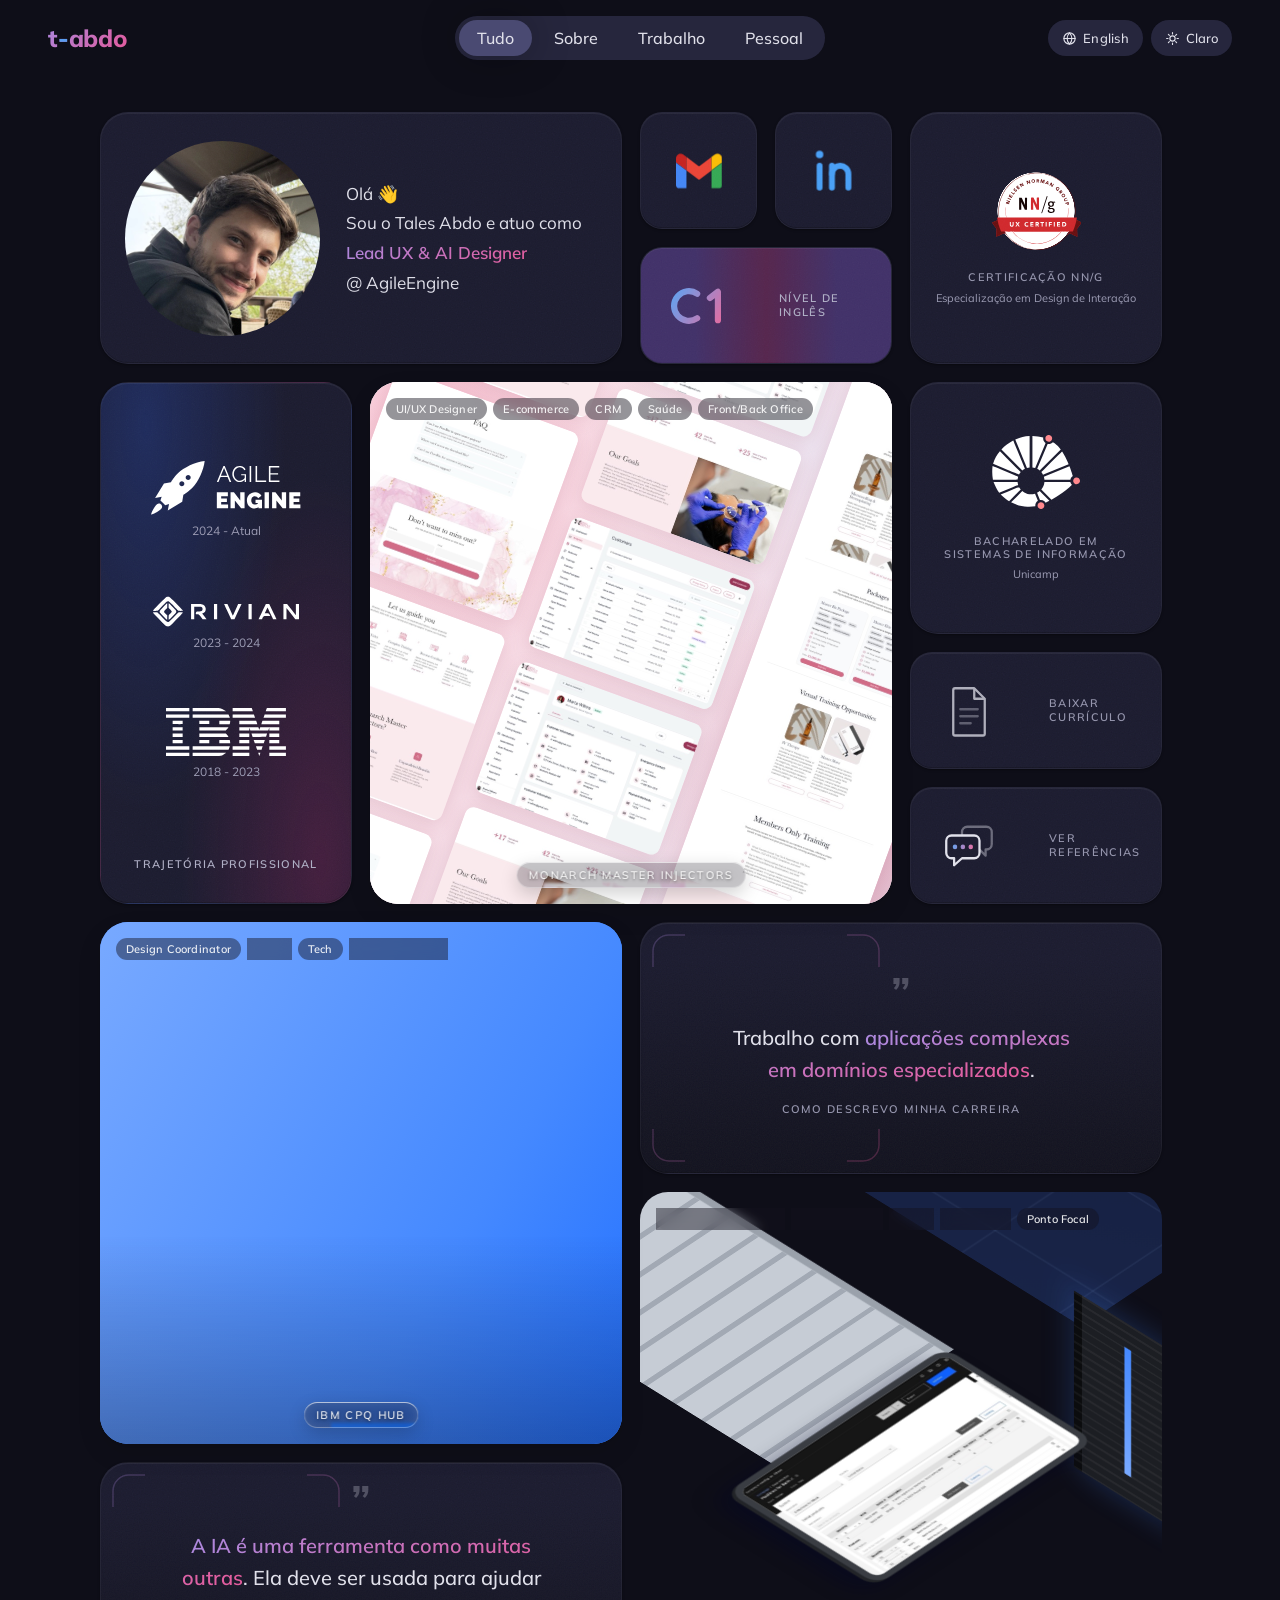
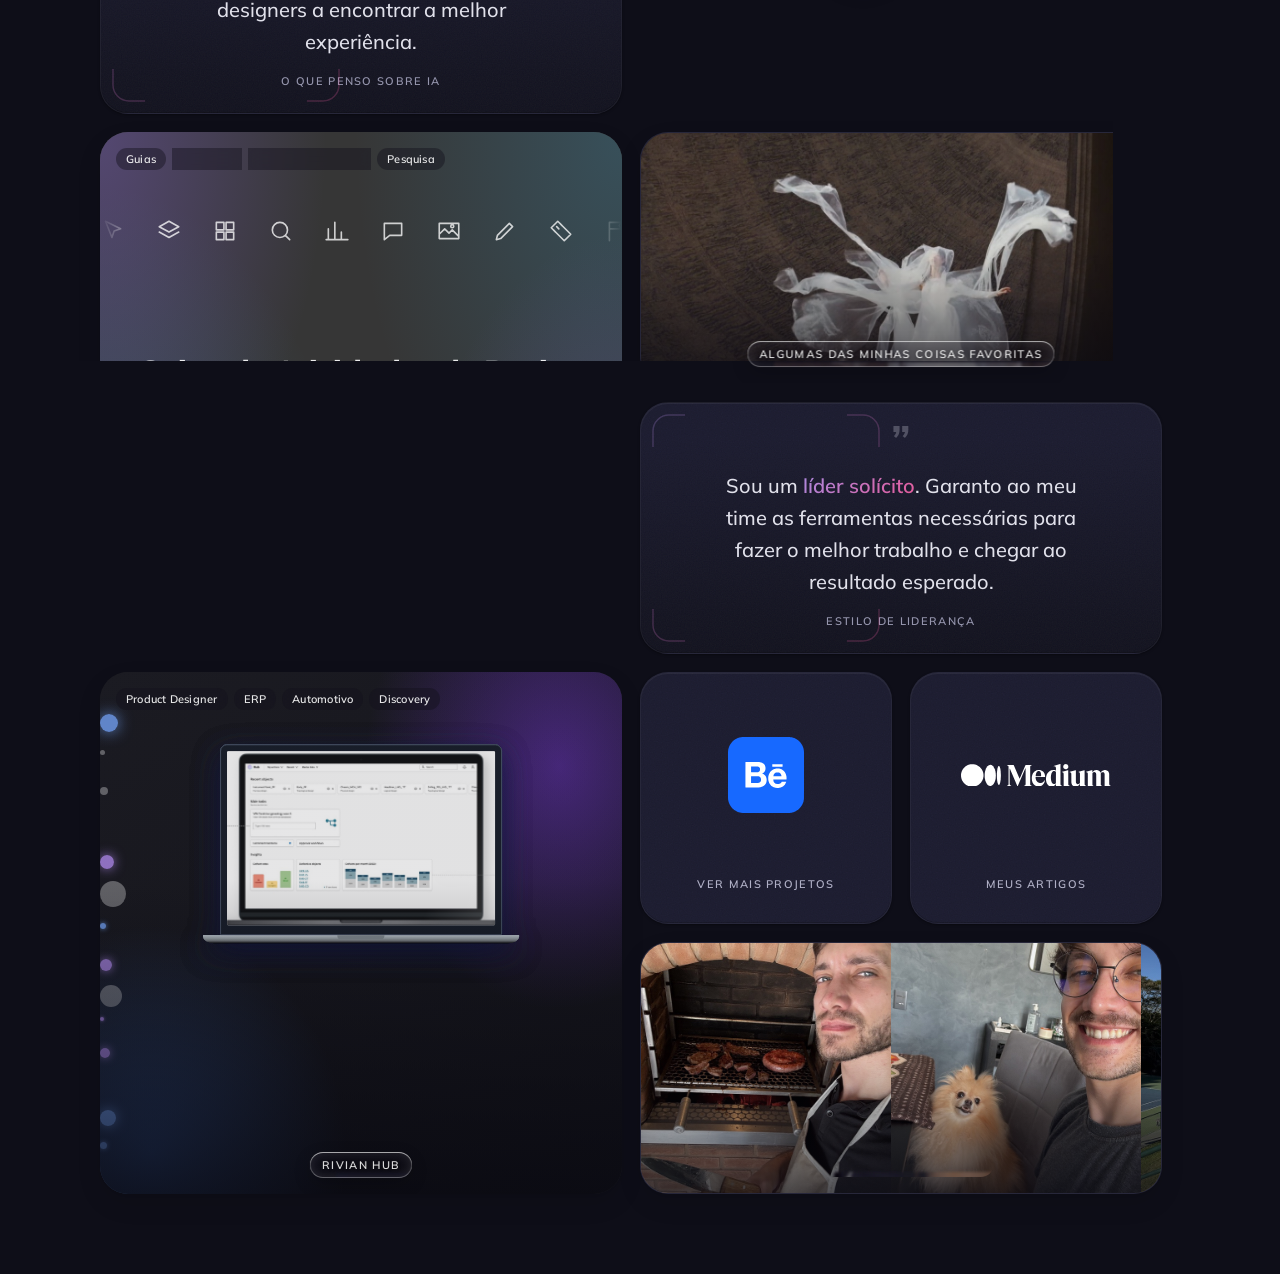
<file: pt/index.html>
<!doctype html>
<html lang="pt-BR"><head>
  <!-- Generated by tools/bake_texts.py from index.html: edit that file, not this one. -->
  <base href="../">
  <meta charset="UTF-8">
  <meta name="viewport" content="width=device-width, initial-scale=1.0">
  <title data-i18n="meta.title">Tales Abdo — Lead UX &amp; AI Designer · Portfólio</title>
  <meta name="description" content="Tales Abdo, Lead UX &amp; AI Designer em São Paulo. Pesquisa de UX, design de produto e design de interação na IBM, na Rivian e na AgileEngine." data-i18n-attr="content:meta.description">
  <!-- What a link preview shows (LinkedIn, WhatsApp, Slack) -->
  <meta property="og:type" content="website">
  <meta property="og:title" content="Tales Abdo — Lead UX &amp; AI Designer · Portfólio" data-i18n-attr="content:meta.title">
  <meta property="og:description" content="Tales Abdo, Lead UX &amp; AI Designer em São Paulo. Pesquisa de UX, design de produto e design de interação na IBM, na Rivian e na AgileEngine." data-i18n-attr="content:meta.description">
  <meta property="og:url" content="https://t-abdo.github.io/pt/" data-i18n-attr="content:meta.url">
  <meta property="og:locale" content="pt_BR" data-i18n-attr="content:meta.locale">
  <meta name="twitter:card" content="summary">
  <!-- The same page in each language, so search engines show the right one -->
  <link rel="canonical" href="https://t-abdo.github.io/pt/" data-i18n-attr="href:meta.url">
  <link rel="alternate" hreflang="en" href="https://t-abdo.github.io/">
  <link rel="alternate" hreflang="pt-BR" href="https://t-abdo.github.io/pt/">
  <link rel="alternate" hreflang="x-default" href="https://t-abdo.github.io/">
  <link rel="preconnect" href="https://fonts.googleapis.com">
  <link rel="preconnect" href="https://fonts.gstatic.com" crossorigin="">
  <link href="https://fonts.googleapis.com/css2?family=Mulish:wght@300..800&amp;display=swap" rel="stylesheet">
  <link rel="icon" href="assets/site/favicon.svg" type="image/svg+xml">
  <link rel="stylesheet" href="src/styles/tokens.css">
  <link rel="stylesheet" href="src/styles/base.css">
  <link rel="stylesheet" href="src/styles/cards.css">
  <link rel="stylesheet" href="src/styles/panels.css">
  <link rel="stylesheet" href="src/styles/case-studies.css">
  <link rel="stylesheet" href="src/styles/responsive.css">
  <!-- Every module the page imports, asked for up front: main.js would otherwise
       discover them one level at a time. Keep in step with src/scripts/. -->
  <link rel="modulepreload" href="src/scripts/main.js">
  <link rel="modulepreload" href="src/content/texts.js">
  <link rel="modulepreload" href="src/scripts/breakpoints.js">
  <link rel="modulepreload" href="src/scripts/cards.js">
  <link rel="modulepreload" href="src/scripts/career.js">
  <link rel="modulepreload" href="src/scripts/case-nav.js">
  <link rel="modulepreload" href="src/scripts/cursor.js">
  <link rel="modulepreload" href="src/scripts/edu.js">
  <link rel="modulepreload" href="src/scripts/expand.js">
  <link rel="modulepreload" href="src/scripts/figma-embed.js">
  <link rel="modulepreload" href="src/scripts/i18n.js">
  <link rel="modulepreload" href="src/scripts/loader.js">
  <link rel="modulepreload" href="src/scripts/logos.js">
  <link rel="modulepreload" href="src/scripts/mirror.js">
  <link rel="modulepreload" href="src/scripts/motion.js">
  <link rel="modulepreload" href="src/scripts/nav.js">
  <link rel="modulepreload" href="src/scripts/pictures.js">
  <link rel="modulepreload" href="src/scripts/proto-scroll.js">
  <link rel="modulepreload" href="src/scripts/reveal.js">
  <link rel="modulepreload" href="src/scripts/ripple.js">
  <link rel="modulepreload" href="src/scripts/skeleton.js">
  <link rel="modulepreload" href="src/scripts/theme.js">
  <script>
    // Runs before first paint: apply the saved theme and skip the loader on repeat visits.
    // Without a saved choice the clock decides, as in theme.js: dark from 18:00
    // to 06:00. It is repeated here because this has to run before any module.
    try {
      var hour = new Date().getHours();
      var theme = localStorage.getItem('portfolio-theme') || (hour >= 18 || hour < 6 ? 'dark' : 'light');
      if (theme === 'dark') document.documentElement.setAttribute('data-theme', 'dark');
      if (localStorage.getItem('portfolio-loader-seen')) document.documentElement.classList.add('loader-seen');
    } catch (e) {}
  </script>
</head>
<body>
  <div id="pageLoader" class="page-loader" aria-hidden="true">
    <div class="loader-mark">
      <svg class="loader-icon" width="40" height="40" viewBox="0 0 24 24" fill="none" stroke="currentColor" stroke-width="1.5" stroke-linecap="round" stroke-linejoin="round">
        <path d="M8 7H4C2.89543 7 2 7.89543 2 9V19C2 20.1046 2.89543 21 4 21H20C21.1046 21 22 20.1046 22 19V9C22 7.89543 21.1046 7 20 7H16M8 7V3.6C8 3.26863 8.26863 3 8.6 3H15.4C15.7314 3 16 3.26863 16 3.6V7M8 7H16"></path>
      </svg>
      <div class="loader-name" data-i18n="ui.loaderName">Tales Abdo</div>
      <div class="loader-bar-track"><div class="loader-bar-fill"></div></div>
      <div class="loader-percent">0%</div>
    </div>
  </div>

  <!-- The liquid glass lens for the project names: the page behind is bent inward along the pill's rim (red bends across, green up and down) -->
  <svg class="visually-hidden" width="0" height="0" aria-hidden="true" focusable="false"><filter id="liquidGlass" x="0" y="0" width="100%" height="100%" color-interpolation-filters="sRGB"><feImage href='data:image/svg+xml,%3Csvg xmlns="http://www.w3.org/2000/svg" width="100" height="100" viewBox="0 0 100 100" preserveAspectRatio="none"%3E%3Cdefs%3E%3ClinearGradient id="r" x1="0" x2="1" y1="0" y2="0"%3E%3Cstop offset="0" stop-color="%23f00"/%3E%3Cstop offset=".22" stop-color="%23800000"/%3E%3Cstop offset=".78" stop-color="%23800000"/%3E%3Cstop offset="1" stop-color="%23000"/%3E%3C/linearGradient%3E%3ClinearGradient id="g" x1="0" x2="0" y1="0" y2="1"%3E%3Cstop offset="0" stop-color="%230f0"/%3E%3Cstop offset=".4" stop-color="%23008000"/%3E%3Cstop offset=".6" stop-color="%23008000"/%3E%3Cstop offset="1" stop-color="%23000"/%3E%3C/linearGradient%3E%3C/defs%3E%3Crect width="100" height="100" fill="url(%23r)"/%3E%3Crect width="100" height="100" fill="url(%23g)" style="mix-blend-mode:screen"/%3E%3C/svg%3E' x="0" y="0" width="100%" height="100%" preserveAspectRatio="none" result="map"/><feDisplacementMap in="SourceGraphic" in2="map" scale="24" xChannelSelector="R" yChannelSelector="G"/></filter></svg>
  <div class="cursor-tooltip" id="cursorTooltip" aria-hidden="true"><span class="cursor-tooltip__bars"></span><span class="cursor-tooltip__label"></span></div>

  <nav class="nav" id="nav">
    <a href="pt/" class="nav-logo logo-mark" aria-label="t-abdo — início" data-i18n-attr="href:nav.homeHref;aria-label:nav.ariaLabel">t<span class="logo-dash">-</span>abdo</a>

    <div class="nav-pills" id="navPills">
      <div class="nav-pill-indicator" id="navIndicator"></div>
      <button type="button" class="nav-pill active" data-filter="all" aria-pressed="true" data-tooltip="Filtrar: Tudo" data-i18n-attr="data-tooltip:nav.filterAllTooltip" data-i18n="nav.filterAll">Tudo</button>
      <button type="button" class="nav-pill" data-filter="about" aria-pressed="false" data-tooltip="Filtrar: Sobre" data-i18n-attr="data-tooltip:nav.filterAboutTooltip" data-i18n="nav.filterAbout">Sobre</button>
      <button type="button" class="nav-pill" data-filter="work" aria-pressed="false" data-tooltip="Filtrar: Trabalho" data-i18n-attr="data-tooltip:nav.filterWorkTooltip" data-i18n="nav.filterWork">Trabalho</button>
      <button type="button" class="nav-pill" data-filter="personal" aria-pressed="false" data-tooltip="Filtrar: Pessoal" data-i18n-attr="data-tooltip:nav.filterPersonalTooltip" data-i18n="nav.filterPersonal">Pessoal</button>
    </div>

    <div class="nav-toggles">
      <a class="theme-toggle lang-toggle" id="langToggle" href="./" hreflang="en" lang="en" data-tooltip="View in English" aria-label="View the site in English" data-i18n-attr="href:nav.languageHref;hreflang:nav.languageCode;lang:nav.languageCode;data-tooltip:nav.languageToggleTooltip;aria-label:nav.languageToggleAriaLabel">
        <svg class="theme-icon" viewBox="0 0 24 24" fill="none" stroke="currentColor" stroke-width="1.8" stroke-linecap="round" stroke-linejoin="round" aria-hidden="true">
          <circle cx="12" cy="12" r="9"></circle>
          <path d="M3 12h18M12 3c2.5 2.6 3.8 5.6 3.8 9s-1.3 6.4-3.8 9c-2.5-2.6-3.8-5.6-3.8-9S9.5 5.6 12 3z"></path>
        </svg>
        <span class="lang-label" data-i18n="nav.languageLabel">English</span>
      </a>
      <button class="theme-toggle" id="themeToggle" data-tooltip="" aria-label="Alternar modo escuro" data-i18n-attr="aria-label:nav.themeToggleAriaLabel">
        <svg class="theme-icon theme-icon--moon" viewBox="0 0 24 24" fill="none" stroke="currentColor" stroke-width="1.8" stroke-linecap="round" stroke-linejoin="round" aria-hidden="true">
          <path d="M20 14.5A8.5 8.5 0 019.5 4a8.5 8.5 0 1010.5 10.5z"></path>
        </svg>
        <svg class="theme-icon theme-icon--sun" viewBox="0 0 24 24" fill="none" stroke="currentColor" stroke-width="1.8" stroke-linecap="round" aria-hidden="true">
          <circle cx="12" cy="12" r="4.2"></circle>
          <path d="M12 2.6v2.2M12 19.2v2.2M21.4 12h-2.2M4.8 12H2.6M18.6 5.4l-1.6 1.6M7 17l-1.6 1.6M18.6 18.6L17 17M7 7L5.4 5.4"></path>
        </svg>
        <span id="themeLabel"></span>
      </button>
    </div>
  </nav>

  <main class="main">
    <span class="mobile-page-logo logo-mark" aria-hidden="true">t<span class="logo-dash">-</span>abdo</span>

    <div class="grid" id="grid">

      <!-- About -->
      <article class="bento-card" data-card="about" data-expand="tall" data-expand-maxw="920" data-tooltip="Sobre Mim" data-i18n-attr="data-tooltip:cards.about.tooltip">
        <div class="about-card-inner">
          <img width="480" height="480" class="about-avatar" data-morph="about" src="assets/about/profile.jpg" alt="Tales Abdo" data-i18n-attr="alt:cards.about.avatarAlt">
          <p class="about-bio" data-i18n-html="cards.about.bio"><span class="wave">Olá 👋</span><br>Sou o Tales Abdo e atuo como<br><strong>Lead UX & AI Designer</strong><br>@ AgileEngine</p>
        </div>
        <button class="action-icon" data-tooltip="Expandir" aria-label="Expandir sobre mim" data-i18n-attr="data-tooltip:ui.expand;aria-label:cards.about.ariaLabel">
          <svg viewBox="0 0 24 24" fill="none" stroke="currentColor" stroke-width="2"><path d="M15 3h6v6M9 21H3v-6M21 3l-7 7M3 21l7-7"></path></svg>
        </button>
      </article>

      <!-- Contact and English level: three cards sharing one square -->
      <div class="bento-stack" data-slot="stack">
        <!-- Gmail -->
        <article class="bento-card gmail-card" data-card="gmail" data-copy="talesabd@gmail.com" data-tooltip="Copiar Meu E-mail" data-i18n-attr="data-tooltip:cards.gmail.tooltip">
          <button class="action-icon" type="button" aria-label="Copiar meu endereço de e-mail" data-i18n-attr="aria-label:cards.gmail.ariaLabel">
            <svg class="gm-copy-icon" viewBox="0 0 24 24" fill="none" stroke="currentColor" stroke-width="2"><rect x="9" y="9" width="12" height="12" rx="2"></rect><path d="M5 15H4a1 1 0 01-1-1V4a1 1 0 011-1h10a1 1 0 011 1v1"></path></svg>
            <span class="gm-copied-text">
              <svg viewBox="0 0 24 24" fill="none" stroke="currentColor" stroke-width="2.5"><path d="M4 12l5 5L20 6"></path></svg>
              <span data-i18n="cards.gmail.copied">Copiado</span>
            </span>
          </button>
          <div class="icon-card-inner">
            <svg class="gm-svg" viewBox="52 42 88 66" width="64" height="64" xmlns="http://www.w3.org/2000/svg">
              <path class="gm-from-top" fill="#c5221f" d="M52 51v8l20 15V48l-5.6-4.2c-5.94-4.45-14.4-.22-14.4 7.2"></path>
              <path class="gm-from-top" fill="#ea4335" d="M72 74V48l24 18 24-18v26L96 92"></path>
              <path class="gm-from-top" fill="#fbbc04" d="M120 48v26l20-15v-8c0-7.42-8.47-11.65-14.4-7.2"></path>
              <path class="gm-from-left" fill="#4285f4" d="M58 108h14V74L52 59v43c0 3.32 2.69 6 6 6"></path>
              <path class="gm-from-right" fill="#34a853" d="M120 108h14c3.32 0 6-2.69 6-6V59l-20 15"></path>
            </svg>
          </div>
        </article>

        <!-- LinkedIn -->
        <article class="bento-card linkedin-card" data-card="linkedin" data-link="https://www.linkedin.com/in/tales-abdo" data-tooltip="Conectar Comigo no LinkedIn" data-i18n-attr="data-tooltip:cards.linkedin.tooltip">
          <a class="action-icon" href="https://www.linkedin.com/in/tales-abdo" target="_blank" rel="noopener noreferrer" data-tooltip="Abrir LinkedIn" aria-label="Abrir perfil no LinkedIn" data-i18n-attr="data-tooltip:cards.linkedin.actionTooltip;aria-label:cards.linkedin.ariaLabel">
            <svg viewBox="0 0 24 24" fill="none" stroke="currentColor" stroke-width="2"><path d="M18 13v6a2 2 0 01-2 2H5a2 2 0 01-2-2V8a2 2 0 012-2h6"></path><path d="M15 3h6v6M10 14L21 3"></path></svg>
          </a>
          <div class="icon-card-inner">
            <svg class="li-svg" viewBox="0 0 36 36" fill="none" width="94" height="94" xmlns="http://www.w3.org/2000/svg">
              <circle class="li-dot" cx="11" cy="10" r="1.82"></circle>
              <path class="li-path" d="M11 15.5 L11 26" style="--len:11;--draw-dur:0.38s;--draw-delay:0.08s"></path>
              <path class="li-path" d="M17 15.5 L17 26" style="--len:11;--draw-dur:0.38s;--draw-delay:0.14s"></path>
              <path class="li-path" d="M17 19.5 C17 17 19 15.5 21 15.5 C23 15.5 25 17 25 19.5 L25 26" style="--len:22;--draw-dur:0.40s;--draw-delay:0.20s"></path>
            </svg>
          </div>
        </article>

        <!-- English level -->
        <article class="bento-card english-card" data-card="english" data-expand="tall" data-expand-fit data-tooltip="Ver Meu Certificado de Inglês" data-i18n-attr="data-tooltip:cards.english.tooltip">
          <button class="action-icon" data-tooltip="Expandir" aria-label="Expandir certificado de inglês" data-i18n-attr="data-tooltip:ui.expand;aria-label:cards.english.ariaLabel">
            <svg viewBox="0 0 24 24" fill="none" stroke="currentColor" stroke-width="2"><path d="M15 3h6v6M9 21H3v-6M21 3l-7 7M3 21l7-7"></path></svg>
          </button>
          <div class="english-inner">
            <svg class="c1-svg" viewBox="3.5 5.5 40.5 29" width="58" height="42" aria-hidden="true">
              <defs>
                <linearGradient id="c1Gradient" x1="6" y1="8" x2="46" y2="32" gradientUnits="userSpaceOnUse">
                  <stop offset="0" style="stop-color: var(--color-mark-start)"></stop>
                  <stop offset="1" style="stop-color: var(--color-mark-end)"></stop>
                </linearGradient>
              </defs>
              <path class="c1-path" d="M24.7 10.05A12 12 0 1 0 24.7 29.95" style="--len:53;--draw-dur:0.46s;--draw-delay:0.08s"></path>
              <path class="c1-path" d="M35 13.5L41.5 8.5V31.5" style="--len:32;--draw-dur:0.34s;--draw-delay:0.26s"></path>
            </svg>
            <span class="visually-hidden" data-i18n="cards.english.text">C1</span>
            <span class="english-caption" data-i18n="cards.english.caption">Nível de Inglês</span>
          </div>
        </article>
      </div>

      <!-- Resume and references: two wide cards sharing one square -->
      <div class="bento-stack bento-stack--docs" data-slot="docs">
        <!-- Resume download -->
        <article class="bento-card resume-card" data-card="resume" data-download="assets/docs/Tales-Abdo-CV-PT.pdf" data-tooltip="Baixar Meu Currículo" data-i18n-attr="data-download:cards.resume.file;data-tooltip:cards.resume.tooltip">
          <a class="action-icon" href="assets/docs/Tales-Abdo-CV-PT.pdf" download="" data-tooltip="Baixar Meu Currículo" aria-label="Baixar currículo" data-i18n-attr="href:cards.resume.file;data-tooltip:cards.resume.actionTooltip;aria-label:cards.resume.ariaLabel">
            <svg viewBox="0 0 24 24" fill="none" stroke="currentColor" stroke-width="2" stroke-linecap="round" stroke-linejoin="round"><path d="M12 3v12M7 11l5 5 5-5M5 21h14"></path></svg>
          </a>
          <div class="badge-inner">
            <svg class="badge-media resume-file" viewBox="0 0 64 64" fill="none" data-draw aria-hidden="true">
              <defs>
                <linearGradient id="rfArrowGradient" x1="26" y1="34" x2="38" y2="48" gradientUnits="userSpaceOnUse">
                  <stop offset="0" style="stop-color: var(--color-mark-start)"></stop>
                  <stop offset="1" style="stop-color: var(--color-mark-end)"></stop>
                </linearGradient>
              </defs>
              <path class="rf-page draw-line" d="M16 6h22l12 12v40a2 2 0 01-2 2H16a2 2 0 01-2-2V8a2 2 0 012-2z" stroke="currentColor" stroke-width="2.6" stroke-linejoin="round"></path>
              <path class="rf-fold draw-line" d="M38 6v12h12" stroke="currentColor" stroke-width="2.6" stroke-linejoin="round"></path>
              <path class="rf-line rf-line--1 draw-line" d="M22 30h20" stroke="currentColor" stroke-width="2.6" stroke-linecap="round"></path>
              <path class="rf-line rf-line--2 draw-line" d="M22 38h20" stroke="currentColor" stroke-width="2.6" stroke-linecap="round"></path>
              <path class="rf-line rf-line--3 draw-line" d="M22 46h12" stroke="currentColor" stroke-width="2.6" stroke-linecap="round"></path>
              <g class="rf-arrow">
                <path d="M32 34v14M26 42l6 6 6-6" stroke="url(#rfArrowGradient)" stroke-width="3" stroke-linecap="round" stroke-linejoin="round"></path>
              </g>
            </svg>
            <div class="badge-text">
              <h3 class="badge-title" data-i18n="cards.resume.title">Baixar Currículo</h3>
            </div>
          </div>
        </article>

        <!-- References -->
        <article class="bento-card references-card" data-card="references" data-expand-fit data-tooltip="Ver Minhas Referências" data-i18n-attr="data-tooltip:cards.references.tooltip">
          <button class="action-icon" data-tooltip="Expandir" aria-label="Expandir referências" data-i18n-attr="data-tooltip:ui.expand;aria-label:cards.references.ariaLabel">
            <svg viewBox="0 0 24 24" fill="none" stroke="currentColor" stroke-width="2"><path d="M15 3h6v6M9 21H3v-6M21 3l-7 7M3 21l7-7"></path></svg>
          </button>
          <div class="badge-inner">
            <!-- Two speech bubbles: someone talking about my work, typing dots in the front one -->
            <svg class="badge-media ref-mark" viewBox="0 0 64 64" fill="none" data-draw aria-hidden="true">
              <defs>
                <linearGradient id="refDotsGradient" x1="13" y1="30" x2="37" y2="36" gradientUnits="userSpaceOnUse">
                  <stop offset="0" style="stop-color: var(--color-mark-start)"></stop>
                  <stop offset="1" style="stop-color: var(--color-mark-end)"></stop>
                </linearGradient>
              </defs>
              <path class="ref-bubble--back draw-line" d="M30 10h22a6 6 0 016 6v14a6 6 0 01-6 6h-1v7l-7-7H30a6 6 0 01-6-6V16a6 6 0 016-6z" stroke="currentColor" stroke-width="2.6" stroke-linejoin="round"></path>
              <path class="ref-bubble--front draw-line" d="M12 20h26a6 6 0 016 6v14a6 6 0 01-6 6H24l-9 8v-8h-3a6 6 0 01-6-6V26a6 6 0 016-6z" stroke="currentColor" stroke-width="2.6" stroke-linejoin="round"></path>
              <circle class="ref-dot ref-dot--1" cx="16" cy="33" r="2.6"></circle>
              <circle class="ref-dot ref-dot--2" cx="25" cy="33" r="2.6"></circle>
              <circle class="ref-dot ref-dot--3" cx="34" cy="33" r="2.6"></circle>
            </svg>
            <div class="badge-text">
              <h3 class="badge-title" data-i18n="cards.references.title">Ver Referências</h3>
            </div>
          </div>
        </article>
      </div>

      <!-- Professional Path -->
      <article class="bento-card path-card" data-card="path" data-expand="full" data-expand-inset="32" data-expand-edge="12" data-tooltip="Ver por Onde Passei" data-i18n-attr="data-tooltip:cards.path.tooltip">
        <ol class="path-card-inner" aria-label="Empresas" data-i18n-attr="aria-label:cards.path.listAriaLabel">
          <li class="path-stop">
            <span class="career-logo" data-logo="ae"></span>
            <span class="visually-hidden" data-i18n="cards.path.aeName">AgileEngine</span>
            <span class="path-stop__years" data-i18n="cards.path.aeYears">2024 - Atual</span>
          </li>
          <li class="path-stop">
            <span class="career-logo" data-logo="rivian"></span>
            <span class="visually-hidden" data-i18n="cards.path.rivianName">Rivian</span>
            <span class="path-stop__years" data-i18n="cards.path.rivianYears">2023 - 2024</span>
          </li>
          <li class="path-stop">
            <span class="career-logo path-logo--ibm" data-logo="ibm"></span>
            <span class="visually-hidden" data-i18n="cards.path.ibmName">IBM</span>
            <span class="path-stop__years" data-i18n="cards.path.ibmYears">2018 - 2023</span>
          </li>
        </ol>
        <span class="path-card-label" data-i18n="cards.path.label">Trajetória Profissional</span>
        <button class="action-icon" data-tooltip="Expandir" aria-label="Expandir trajetória profissional" data-i18n-attr="data-tooltip:ui.expand;aria-label:cards.path.ariaLabel">
          <svg viewBox="0 0 24 24" fill="none" stroke="currentColor" stroke-width="2"><path d="M15 3h6v6M9 21H3v-6M21 3l-7 7M3 21l7-7"></path></svg>
        </button>
      </article>

      <!-- A Few of My Favorite Things -->
      <article class="bento-card photo-card hobbies-card" data-card="hobbies" data-expand="tall" data-expand-maxw="1092" data-tooltip="Ver o que Me Cativa" data-i18n-attr="data-tooltip:cards.hobbies.tooltip">
        <div class="pics-stack" data-slideshow="assets/hobbies/dune.jpg, assets/hobbies/severance.jpg, assets/hobbies/league-of-legends.jpg, assets/hobbies/baldurs-gate-3.jpg">
          <img width="1600" height="900" class="pics-img is-active" src="assets/hobbies/dune.jpg" loading="lazy" alt="">
          <img class="pics-img" alt="">
        </div>
        <button class="action-icon" data-tooltip="Expandir" aria-label="Expandir algumas das minhas coisas favoritas" data-i18n-attr="data-tooltip:ui.expand;aria-label:cards.hobbies.ariaLabel">
          <svg viewBox="0 0 24 24" fill="none" stroke="currentColor" stroke-width="2"><path d="M15 3h6v6M9 21H3v-6M21 3l-7 7M3 21l7-7"></path></svg>
        </button>
        <span class="card-label" data-i18n="cards.hobbies.label">Algumas das Minhas Coisas Favoritas</span>
      </article>

      <!-- Pictures -->
      <article class="bento-card photo-card pictures-card" data-card="pictures" data-expand="tall" data-expand-maxw="1100" data-tooltip="Ver um Pouco da Minha Vida" data-i18n-attr="data-tooltip:cards.pictures.tooltip">
        <div class="pics-stack pics-stack--flow" id="picsStack" data-flow="pictures"></div>
        <button class="action-icon" data-tooltip="Expandir" aria-label="Expandir alguns dos meus dias" data-i18n-attr="data-tooltip:ui.expand;aria-label:cards.pictures.ariaLabel">
          <svg viewBox="0 0 24 24" fill="none" stroke="currentColor" stroke-width="2"><path d="M15 3h6v6M9 21H3v-6M21 3l-7 7M3 21l7-7"></path></svg>
        </button>
        <span class="card-label" data-i18n="cards.pictures.label">Alguns dos Meus Dias</span>
      </article>

      <!-- NN/g certification -->
      <article class="bento-card nng-card" data-card="nng" data-expand="tall" data-expand-fit data-tooltip="Ver minha certificação NN/g" data-i18n-attr="data-tooltip:cards.nng.tooltip">
        <button class="action-icon" data-tooltip="Expandir" aria-label="Expandir certificação NN/g" data-i18n-attr="data-tooltip:ui.expand;aria-label:cards.nng.ariaLabel">
          <svg viewBox="0 0 24 24" fill="none" stroke="currentColor" stroke-width="2"><path d="M15 3h6v6M9 21H3v-6M21 3l-7 7M3 21l7-7"></path></svg>
        </button>
        <div class="badge-inner">
          <span class="badge-media nng-logo" data-logo="nng" role="img" aria-label="Selo UX Certified do Nielsen Norman Group" data-i18n-attr="aria-label:cards.nng.logoAlt"></span>
          <div class="badge-text">
            <h3 class="badge-title" data-i18n="cards.nng.title">Certificação NN/g</h3>
            <span class="badge-sub" data-i18n="cards.nng.sub">Especialização em Design de Interação</span>
          </div>
        </div>
      </article>

      <!-- Bachelor's degree -->
      <article class="bento-card bachelor-card" data-card="bachelor" data-expand="tall" data-expand-fit data-tooltip="Ver Meu Diploma de Bacharelado" data-i18n-attr="data-tooltip:cards.bachelor.tooltip">
        <button class="action-icon" data-tooltip="Expandir" aria-label="Expandir diploma de bacharelado" data-i18n-attr="data-tooltip:ui.expand;aria-label:cards.bachelor.ariaLabel">
          <svg viewBox="0 0 24 24" fill="none" stroke="currentColor" stroke-width="2"><path d="M15 3h6v6M9 21H3v-6M21 3l-7 7M3 21l7-7"></path></svg>
        </button>
        <div class="badge-inner">
          <span class="badge-media bachelor-logo" data-logo="unicamp" role="img" aria-label="Logo da Unicamp" data-i18n-attr="aria-label:cards.bachelor.markAlt"></span>
          <div class="badge-text">
            <h3 class="badge-title" data-i18n-html="cards.bachelor.title">Bacharelado em<br>Sistemas de Informação</h3>
            <span class="badge-sub" data-i18n="cards.bachelor.sub">Unicamp</span>
          </div>
        </div>
      </article>

      <!-- Quote: AI -->
      <article class="bento-card quote-card" data-card="aiquote" data-expand-theme="quote" data-expand-maxw="760" data-expand-fit data-tooltip="Ler Mais" data-i18n-attr="data-tooltip:modals.quote.tooltip">
        <svg class="quote-frame" aria-hidden="true">
          <defs>
            <linearGradient id="qf-ink-aiquote" x1="0" y1="0" x2="1" y2="1">
              <stop offset="0" style="stop-color: var(--color-brand-ink-start)"></stop>
              <stop offset="1" style="stop-color: var(--color-brand-ink-end)"></stop>
            </linearGradient>
            <mask id="qf-corners-aiquote" maskUnits="userSpaceOnUse" x="0" y="0" width="100%" height="100%">
              <rect class="quote-frame__corner quote-frame__corner--tl"></rect>
              <rect class="quote-frame__corner quote-frame__corner--tr"></rect>
              <rect class="quote-frame__corner quote-frame__corner--bl"></rect>
              <rect class="quote-frame__corner quote-frame__corner--br"></rect>
            </mask>
          </defs>
          <rect class="quote-frame__line" stroke="url(#qf-ink-aiquote)" mask="url(#qf-corners-aiquote)"></rect>
        </svg>
        <button class="action-icon" data-tooltip="Ler Mais" aria-label="Expandir o que penso sobre IA" data-i18n-attr="data-tooltip:modals.quote.tooltip;aria-label:cards.aiquote.ariaLabel">
          <svg viewBox="0 0 24 24" fill="none" stroke="currentColor" stroke-width="2"><path d="M15 3h6v6M9 21H3v-6M21 3l-7 7M3 21l7-7"></path></svg>
        </button>
        <span class="quote-mark" aria-hidden="true">”</span>
        <p class="quote-text" data-morph="aiquote" data-i18n-html="cards.aiquote.text"><strong>A IA é uma ferramenta como muitas outras</strong>. Ela deve ser usada para ajudar designers a encontrar a melhor experiência.</p>
        <span class="quote-label" data-morph="aiquote-label" data-i18n="cards.aiquote.label">O que Penso sobre IA</span>
      </article>

      <!-- Quote: career -->
      <article class="bento-card quote-card" data-card="careerquote" data-expand-theme="quote" data-expand-maxw="760" data-expand-fit data-tooltip="Ler Mais" data-i18n-attr="data-tooltip:modals.quote.tooltip">
        <svg class="quote-frame" aria-hidden="true">
          <defs>
            <linearGradient id="qf-ink-careerquote" x1="0" y1="0" x2="1" y2="1">
              <stop offset="0" style="stop-color: var(--color-brand-ink-start)"></stop>
              <stop offset="1" style="stop-color: var(--color-brand-ink-end)"></stop>
            </linearGradient>
            <mask id="qf-corners-careerquote" maskUnits="userSpaceOnUse" x="0" y="0" width="100%" height="100%">
              <rect class="quote-frame__corner quote-frame__corner--tl"></rect>
              <rect class="quote-frame__corner quote-frame__corner--tr"></rect>
              <rect class="quote-frame__corner quote-frame__corner--bl"></rect>
              <rect class="quote-frame__corner quote-frame__corner--br"></rect>
            </mask>
          </defs>
          <rect class="quote-frame__line" stroke="url(#qf-ink-careerquote)" mask="url(#qf-corners-careerquote)"></rect>
        </svg>
        <button class="action-icon" data-tooltip="Ler Mais" aria-label="Expandir como descrevo minha carreira" data-i18n-attr="data-tooltip:modals.quote.tooltip;aria-label:cards.careerquote.ariaLabel">
          <svg viewBox="0 0 24 24" fill="none" stroke="currentColor" stroke-width="2"><path d="M15 3h6v6M9 21H3v-6M21 3l-7 7M3 21l7-7"></path></svg>
        </button>
        <span class="quote-mark" aria-hidden="true">”</span>
        <p class="quote-text" data-morph="careerquote" data-i18n-html="cards.careerquote.text">Trabalho com <strong>aplicações complexas em domínios especializados</strong>.</p>
        <span class="quote-label" data-morph="careerquote-label" data-i18n="cards.careerquote.label">Como Descrevo Minha Carreira</span>
      </article>

      <!-- Quote: leadership -->
      <article class="bento-card quote-card" data-card="leadquote" data-expand-theme="quote" data-expand-maxw="760" data-expand-fit data-tooltip="Ler Mais" data-i18n-attr="data-tooltip:modals.quote.tooltip">
        <svg class="quote-frame" aria-hidden="true">
          <defs>
            <linearGradient id="qf-ink-leadquote" x1="0" y1="0" x2="1" y2="1">
              <stop offset="0" style="stop-color: var(--color-brand-ink-start)"></stop>
              <stop offset="1" style="stop-color: var(--color-brand-ink-end)"></stop>
            </linearGradient>
            <mask id="qf-corners-leadquote" maskUnits="userSpaceOnUse" x="0" y="0" width="100%" height="100%">
              <rect class="quote-frame__corner quote-frame__corner--tl"></rect>
              <rect class="quote-frame__corner quote-frame__corner--tr"></rect>
              <rect class="quote-frame__corner quote-frame__corner--bl"></rect>
              <rect class="quote-frame__corner quote-frame__corner--br"></rect>
            </mask>
          </defs>
          <rect class="quote-frame__line" stroke="url(#qf-ink-leadquote)" mask="url(#qf-corners-leadquote)"></rect>
        </svg>
        <button class="action-icon" data-tooltip="Ler Mais" aria-label="Expandir meu estilo de liderança" data-i18n-attr="data-tooltip:modals.quote.tooltip;aria-label:cards.leadquote.ariaLabel">
          <svg viewBox="0 0 24 24" fill="none" stroke="currentColor" stroke-width="2"><path d="M15 3h6v6M9 21H3v-6M21 3l-7 7M3 21l7-7"></path></svg>
        </button>
        <span class="quote-mark" aria-hidden="true">”</span>
        <p class="quote-text" data-morph="leadquote" data-i18n-html="cards.leadquote.text">Sou um <strong>líder solícito</strong>. Garanto ao meu time as ferramentas necessárias para fazer o melhor trabalho e chegar ao resultado esperado.</p>
        <span class="quote-label" data-morph="leadquote-label" data-i18n="cards.leadquote.label">Estilo de Liderança</span>
      </article>

      <!-- Case study: Educational Design Artifacts -->
      <article class="bento-card project-card edu-card" data-card="edu" data-expand="full" data-expand-inset="32" data-expand-edge="12" data-tooltip="Ver o Case Guias de Atividades de Design" data-i18n-attr="data-tooltip:cards.edu.tooltip">
        <div class="edu-cover">
          <div class="edu-marquee edu-marquee--left" aria-hidden="true"></div>
          <div class="edu-cover-text">
            <span class="edu-cover-title" data-i18n="cards.edu.coverTitle">Guias de Atividades de Design</span>
            <span class="edu-cover-text-sub" data-i18n="cards.edu.coverText">Alinhamento de Ícones | Low‑Hanging Fruits | Teste A/B</span>
          </div>
          <div class="edu-marquee edu-marquee--right" aria-hidden="true"></div>
        </div>
        <div class="card-tags">
          <span class="card-tag" data-i18n="cards.edu.tag1">Guias</span>
          <span class="card-tag" data-i18n="cards.edu.tag2">Artefatos</span>
          <span class="card-tag" data-i18n="cards.edu.tag3">Processo de Design</span>
          <span class="card-tag" data-i18n="cards.edu.tag4">Pesquisa</span>
        </div>
        <button class="action-icon" data-tooltip="Ver o Case Guias de Atividades de Design" aria-label="Abrir o estudo de caso Guias de Atividades de Design" data-i18n-attr="data-tooltip:cards.edu.tooltip;aria-label:cards.edu.ariaLabel">
          <svg viewBox="0 0 24 24" fill="none" stroke="currentColor" stroke-width="2"><path d="M15 3h6v6M9 21H3v-6M21 3l-7 7M3 21l7-7"></path></svg>
        </button>
        <span class="card-label" data-i18n="cards.edu.label">Guias de Atividades de Design</span>
      </article>

      <!-- Case study: Rivian Hub -->
      <article class="bento-card project-card hub-card" data-card="hub" data-expand="full" data-expand-inset="32" data-expand-edge="12" data-tooltip="Ver o Case Rivian Hub" data-i18n-attr="data-tooltip:cards.hub.tooltip">
        <div class="live-cover" aria-hidden="true">
          <div class="live-dots">
            <span class="live-dot" style="--y:8%;--s:18px;--d:26s;--delay:0s"></span>
            <span class="live-dot" style="--y:22%;--s:8px;--d:19s;--delay:-6s"></span>
            <span class="live-dot" style="--y:35%;--s:14px;--d:23s;--delay:-12s"></span>
            <span class="live-dot" style="--y:48%;--s:6px;--d:17s;--delay:-3s"></span>
            <span class="live-dot" style="--y:60%;--s:22px;--d:29s;--delay:-15s"></span>
            <span class="live-dot" style="--y:72%;--s:10px;--d:21s;--delay:-9s"></span>
            <span class="live-dot" style="--y:84%;--s:16px;--d:25s;--delay:-18s"></span>
            <span class="live-dot" style="--y:15%;--s:5px;--d:15s;--delay:-7s"></span>
            <span class="live-dot" style="--y:55%;--s:12px;--d:27s;--delay:-21s"></span>
            <span class="live-dot" style="--y:90%;--s:7px;--d:18s;--delay:-11s"></span>
            <span class="live-dot" style="--y:40%;--s:26px;--d:31s;--delay:-4s"></span>
            <span class="live-dot" style="--y:66%;--s:4px;--d:16s;--delay:-14s"></span>
          </div>
          <div class="hub-mac">
            <div class="device-laptop hub-mac-unit" style="--i:0"><div class="device-laptop-screen"><div class="device-viewport"><img src="assets/projects/hub/screens/home.jpg" alt="" loading="lazy"></div></div><div class="device-laptop-base"></div></div>
            <div class="device-laptop hub-mac-unit" style="--i:1"><div class="device-laptop-screen"><div class="device-viewport"><img src="assets/projects/hub/screens/production.jpg" alt="" loading="lazy"></div></div><div class="device-laptop-base"></div></div>
            <div class="device-laptop hub-mac-unit" style="--i:2"><div class="device-laptop-screen"><div class="device-viewport"><img src="assets/projects/hub/screens/insights.jpg" alt="" loading="lazy"></div></div><div class="device-laptop-base"></div></div>
          </div>
        </div>
        <div class="card-tags">
          <span class="card-tag" data-i18n="cards.hub.tag1">Product Designer</span>
          <span class="card-tag" data-i18n="cards.hub.tag2">ERP</span>
          <span class="card-tag" data-i18n="cards.hub.tag3">Automotivo</span>
          <span class="card-tag" data-i18n="cards.hub.tag4">Discovery</span>
        </div>
        <button class="action-icon" data-tooltip="Ver o Case Rivian Hub" aria-label="Abrir o estudo de caso Rivian Hub" data-i18n-attr="data-tooltip:cards.hub.tooltip;aria-label:cards.hub.ariaLabel">
          <svg viewBox="0 0 24 24" fill="none" stroke="currentColor" stroke-width="2"><path d="M15 3h6v6M9 21H3v-6M21 3l-7 7M3 21l7-7"></path></svg>
        </button>
        <span class="card-label" data-i18n="cards.hub.label">Rivian Hub</span>
      </article>

      <!-- Behance: more projects -->
      <article class="bento-card link-card behance-card" data-card="behance" data-link="https://www.behance.net/talesabdo" data-tooltip="Ver Mais Projetos no Behance" data-i18n-attr="data-tooltip:cards.behance.tooltip">
        <a class="action-icon" href="https://www.behance.net/talesabdo" target="_blank" rel="noopener noreferrer" data-tooltip="Abrir Behance" aria-label="Abrir perfil no Behance" data-i18n-attr="data-tooltip:cards.behance.actionTooltip;aria-label:cards.behance.ariaLabel">
          <svg viewBox="0 0 24 24" fill="none" stroke="currentColor" stroke-width="2"><path d="M18 13v6a2 2 0 01-2 2H5a2 2 0 01-2-2V8a2 2 0 012-2h6"></path><path d="M15 3h6v6M10 14L21 3"></path></svg>
        </a>
        <div class="link-card-inner">
          <span class="link-card-logo" data-logo="behance"></span>
          <span class="visually-hidden" data-i18n="cards.behance.name">Behance</span>
        </div>
        <span class="path-card-label" data-i18n="cards.behance.label">Ver Mais Projetos</span>
      </article>

      <!-- Medium -->
      <article class="bento-card link-card medium-card" data-card="medium" data-link="https://medium.com/@talesabdo" data-tooltip="Ver Meus Artigos no Medium" data-i18n-attr="data-tooltip:cards.medium.tooltip">
        <a class="action-icon" href="https://medium.com/@talesabdo" target="_blank" rel="noopener noreferrer" data-tooltip="Abrir Medium" aria-label="Abrir perfil no Medium" data-i18n-attr="data-tooltip:cards.medium.actionTooltip;aria-label:cards.medium.ariaLabel">
          <svg viewBox="0 0 24 24" fill="none" stroke="currentColor" stroke-width="2"><path d="M18 13v6a2 2 0 01-2 2H5a2 2 0 01-2-2V8a2 2 0 012-2h6"></path><path d="M15 3h6v6M10 14L21 3"></path></svg>
        </a>
        <div class="link-card-inner">
          <span class="link-card-logo" data-logo="medium"></span>
          <span class="visually-hidden" data-i18n="cards.medium.name">Medium</span>
        </div>
        <span class="path-card-label" data-i18n="cards.medium.label">Meus artigos</span>
      </article>

      <!-- Case study: e-config on Cloud -->
      <article class="bento-card project-card econfig-card" data-card="econfig" data-expand="full" data-expand-inset="32" data-expand-edge="12" data-tooltip="Ver o case e-config on Cloud" data-i18n-attr="data-tooltip:cards.econfig.tooltip">
        <div class="live-cover" aria-hidden="true">
          <div class="belt-stage">
            <span class="belt-ground"></span>
            <div class="belt-frame" style="--x:-37.6cqw;--y:-66.7cqw"><span class="belt-frame-roof"></span><span class="belt-frame-front"></span><span class="belt-frame-side"></span></div>
            <div class="belt-frame" style="--x:-13.6cqw;--y:-66.7cqw"><span class="belt-frame-roof"></span><span class="belt-frame-front"></span><span class="belt-frame-side"></span></div>
            <div class="belt-frame" style="--x:-15.41cqw;--y:29.18cqw"><span class="belt-frame-roof"></span><span class="belt-frame-front"></span><span class="belt-frame-side"></span></div>
            <span class="belt-floor"></span>
            <div class="belt"></div>
            <span class="belt-skirt"></span>
            <div class="belt-tablet" style="--i:0"><img src="assets/projects/econfig/reel/configurations.jpg" alt="" loading="lazy"></div>
            <div class="belt-tablet" style="--i:1"><img src="assets/projects/econfig/reel/configure.jpg" alt="" loading="lazy"></div>
            <div class="belt-tablet" style="--i:2"><img src="assets/projects/econfig/reel/compare.jpg" alt="" loading="lazy"></div>
            <div class="belt-tablet" style="--i:3"><img src="assets/projects/econfig/reel/base.jpg" alt="" loading="lazy"></div>
            <div class="belt-tablet" style="--i:4"><img src="assets/projects/econfig/reel/export.jpg" alt="" loading="lazy"></div>
            <div class="belt-tablet" style="--i:5"><img src="assets/projects/econfig/reel/export-panel.jpg" alt="" loading="lazy"></div>
            <div class="belt-tablet" style="--i:6"><img src="assets/projects/econfig/reel/configurations.jpg" alt="" loading="lazy"></div>
            <div class="belt-tablet" style="--i:7"><img src="assets/projects/econfig/reel/configure.jpg" alt="" loading="lazy"></div>
            <div class="belt-tablet" style="--i:8"><img src="assets/projects/econfig/reel/compare.jpg" alt="" loading="lazy"></div>
            <div class="belt-tablet" style="--i:9"><img src="assets/projects/econfig/reel/base.jpg" alt="" loading="lazy"></div>
            <div class="belt-tablet" style="--i:10"><img src="assets/projects/econfig/reel/export.jpg" alt="" loading="lazy"></div>
            <div class="belt-tablet" style="--i:11"><img src="assets/projects/econfig/reel/export-panel.jpg" alt="" loading="lazy"></div>
          </div>
        </div>
        <div class="card-tags">
          <span class="card-tag" data-i18n="cards.econfig.tag1">Interaction Designer</span>
          <span class="card-tag" data-i18n="cards.econfig.tag2">Configurador</span>
          <span class="card-tag" data-i18n="cards.econfig.tag3">Tech</span>
          <span class="card-tag" data-i18n="cards.econfig.tag4">Redesign</span>
          <span class="card-tag" data-i18n="cards.econfig.tag5">Ponto Focal</span>
        </div>
        <button class="action-icon" data-tooltip="Ver o case e-config on Cloud" aria-label="Abrir o estudo de caso e-config on Cloud" data-i18n-attr="data-tooltip:cards.econfig.tooltip;aria-label:cards.econfig.ariaLabel">
          <svg viewBox="0 0 24 24" fill="none" stroke="currentColor" stroke-width="2"><path d="M15 3h6v6M9 21H3v-6M21 3l-7 7M3 21l7-7"></path></svg>
        </button>
        <span class="card-label" data-i18n="cards.econfig.label">e-config on Cloud</span>
      </article>

      <!-- Case study: Monarch Master Injectors -->
      <article class="bento-card project-card mmi-card live-card--light" data-card="mmi" data-expand="full" data-expand-inset="32" data-expand-edge="12" data-tooltip="Ver o Case Monarch Master Injectors" data-i18n-attr="data-tooltip:cards.mmi.tooltip">
        <div class="live-cover" aria-hidden="true">
          <div class="screen-reel">
            <div class="screen-col"><div class="screen-track"><img src="assets/projects/mmi/reel/home-guide.jpg" alt="" loading="lazy"><img src="assets/projects/mmi/reel/home-news.jpg" alt="" loading="lazy"><img src="assets/projects/mmi/reel/home-guide.jpg" alt="" loading="lazy"><img src="assets/projects/mmi/reel/home-news.jpg" alt="" loading="lazy"><img src="assets/projects/mmi/reel/home-guide.jpg" alt="" loading="lazy"><img src="assets/projects/mmi/reel/home-news.jpg" alt="" loading="lazy"><img src="assets/projects/mmi/reel/home-guide.jpg" alt="" loading="lazy"><img src="assets/projects/mmi/reel/home-news.jpg" alt="" loading="lazy"><img src="assets/projects/mmi/reel/home-guide.jpg" alt="" loading="lazy"><img src="assets/projects/mmi/reel/home-news.jpg" alt="" loading="lazy"><img src="assets/projects/mmi/reel/home-guide.jpg" alt="" loading="lazy"><img src="assets/projects/mmi/reel/home-news.jpg" alt="" loading="lazy"></div></div>
            <div class="screen-col"><div class="screen-track"><img src="assets/projects/mmi/reel/bo-customer-details.jpg" alt="" loading="lazy"><img src="assets/projects/mmi/reel/home-goals.jpg" alt="" loading="lazy"><img src="assets/projects/mmi/reel/bo-customers.jpg" alt="" loading="lazy"><img src="assets/projects/mmi/reel/bo-customer-details.jpg" alt="" loading="lazy"><img src="assets/projects/mmi/reel/home-goals.jpg" alt="" loading="lazy"><img src="assets/projects/mmi/reel/bo-customers.jpg" alt="" loading="lazy"><img src="assets/projects/mmi/reel/bo-customer-details.jpg" alt="" loading="lazy"><img src="assets/projects/mmi/reel/home-goals.jpg" alt="" loading="lazy"><img src="assets/projects/mmi/reel/bo-customers.jpg" alt="" loading="lazy"><img src="assets/projects/mmi/reel/bo-customer-details.jpg" alt="" loading="lazy"><img src="assets/projects/mmi/reel/home-goals.jpg" alt="" loading="lazy"><img src="assets/projects/mmi/reel/bo-customers.jpg" alt="" loading="lazy"><img src="assets/projects/mmi/reel/bo-customer-details.jpg" alt="" loading="lazy"><img src="assets/projects/mmi/reel/home-goals.jpg" alt="" loading="lazy"><img src="assets/projects/mmi/reel/bo-customers.jpg" alt="" loading="lazy"><img src="assets/projects/mmi/reel/bo-customer-details.jpg" alt="" loading="lazy"><img src="assets/projects/mmi/reel/home-goals.jpg" alt="" loading="lazy"><img src="assets/projects/mmi/reel/bo-customers.jpg" alt="" loading="lazy"></div></div>
            <div class="screen-col"><div class="screen-track"><img src="assets/projects/mmi/reel/fo-trainings.jpg" alt="" loading="lazy"><img src="assets/projects/mmi/reel/journey.jpg" alt="" loading="lazy"><img src="assets/projects/mmi/reel/fo-checkout.jpg" alt="" loading="lazy"><img src="assets/projects/mmi/reel/fo-trainings.jpg" alt="" loading="lazy"><img src="assets/projects/mmi/reel/journey.jpg" alt="" loading="lazy"><img src="assets/projects/mmi/reel/fo-checkout.jpg" alt="" loading="lazy"></div></div>
          </div>
        </div>
        <div class="card-tags">
          <span class="card-tag" data-i18n="cards.mmi.tag1">UI/UX Designer</span>
          <span class="card-tag" data-i18n="cards.mmi.tag2">E-commerce</span>
          <span class="card-tag" data-i18n="cards.mmi.tag3">CRM</span>
          <span class="card-tag" data-i18n="cards.mmi.tag4">Saúde</span>
          <span class="card-tag" data-i18n="cards.mmi.tag5">Front/Back Office</span>
        </div>
        <button class="action-icon" data-tooltip="Ver o Case Monarch Master Injectors" aria-label="Abrir o estudo de caso Monarch Master Injectors" data-i18n-attr="data-tooltip:cards.mmi.tooltip;aria-label:cards.mmi.ariaLabel">
          <svg viewBox="0 0 24 24" fill="none" stroke="currentColor" stroke-width="2"><path d="M15 3h6v6M9 21H3v-6M21 3l-7 7M3 21l7-7"></path></svg>
        </button>
        <span class="card-label" data-i18n="cards.mmi.label">Monarch Master Injectors</span>
      </article>

      <!-- Case study: CPQ Hub -->
      <article class="bento-card project-card cpq-card" data-card="cpq" data-expand="full" data-expand-inset="32" data-expand-edge="12" data-tooltip="Ver o Case IBM CPQ Hub" data-i18n-attr="data-tooltip:cards.cpq.tooltip">
        <div class="live-cover" aria-hidden="true">
          <div class="iso-stage">
            <div class="iso-slot iso-slot--top"><div class="iso-tablet"><img src="assets/projects/cpq/deck/ui-homepage.jpg" alt="" loading="lazy"></div><div class="iso-tablet"><img src="assets/projects/cpq/deck/ui-web-components.jpg" alt="" loading="lazy"></div></div>
            <div class="iso-slot iso-slot--right"><div class="iso-tablet"><img src="assets/projects/cpq/deck/ui-folder-details.jpg" alt="" loading="lazy"></div><div class="iso-tablet"><img src="assets/projects/cpq/deck/ui-homepage.jpg" alt="" loading="lazy"></div></div>
            <div class="iso-slot iso-slot--bottom"><div class="iso-tablet"><img src="assets/projects/cpq/deck/ui-folder-creation.jpg" alt="" loading="lazy"></div><div class="iso-tablet"><img src="assets/projects/cpq/deck/ui-access-2.jpg" alt="" loading="lazy"></div></div>
            <div class="iso-slot iso-slot--left"><div class="iso-tablet"><img src="assets/projects/cpq/deck/ui-object-creation.jpg" alt="" loading="lazy"></div><div class="iso-tablet"><img src="assets/projects/cpq/deck/ui-help.jpg" alt="" loading="lazy"></div></div>
          </div>
        </div>
        <div class="card-tags">
          <span class="card-tag" data-i18n="cards.cpq.tag1">Design Coordinator</span>
          <span class="card-tag" data-i18n="cards.cpq.tag2">CPQ</span>
          <span class="card-tag" data-i18n="cards.cpq.tag3">Tech</span>
          <span class="card-tag" data-i18n="cards.cpq.tag4">Design System</span>
        </div>
        <button class="action-icon" data-tooltip="Ver o Case IBM CPQ Hub" aria-label="Abrir o estudo de caso IBM CPQ Hub" data-i18n-attr="data-tooltip:cards.cpq.tooltip;aria-label:cards.cpq.ariaLabel">
          <svg viewBox="0 0 24 24" fill="none" stroke="currentColor" stroke-width="2"><path d="M15 3h6v6M9 21H3v-6M21 3l-7 7M3 21l7-7"></path></svg>
        </button>
        <span class="card-label" data-i18n="cards.cpq.label">IBM CPQ Hub</span>
      </article>

    </div>
  </main>

  <button class="back-to-top" id="backToTop" data-tooltip="Voltar ao Topo" aria-label="Voltar ao topo" data-i18n-attr="data-tooltip:ui.tooltip;aria-label:ui.ariaLabel">
    <svg viewBox="0 0 24 24" fill="none" stroke-width="2" stroke-linecap="round" stroke-linejoin="round"><path d="M12 19V5M5 12l7-7 7 7"></path></svg>
  </button>

  <!-- Expand templates: content only, expand.js builds the animated overlay chrome -->
  <template id="tpl-about">
    <div class="about" data-reveal>
    <header class="about-hero">
      <img width="480" height="480" class="expand-avatar" data-morph="about" src="assets/about/profile.jpg" alt="Tales Abdo" data-i18n-attr="alt:modals.about.avatarAlt">
      <div class="about-hero-text">
        <h2 class="about-name" data-i18n="modals.about.name">Tales Abdo</h2>
        <p class="about-role" data-i18n-html="modals.about.role"><strong>Lead UX & AI Designer</strong> na AgileEngine</p>
        <p class="about-location" data-i18n="modals.about.location">São Paulo, Brasil</p>
      </div>
    </header>
    <p class="about-intro" data-i18n-html="modals.about.intro">Designer de UX e de produto com formação em desenvolvimento. Levo produtos da concepção à entrega e faço meu melhor trabalho em <strong>aplicações complexas em domínios especializados</strong>, onde design e pensamento técnico se encontram.</p>


    <section class="about-section about-ai">
      <h3 class="about-section-title" data-i18n="modals.about.aiTitle">Um fluxo de design nativo em IA</h3>
      <p class="about-ai-text" data-i18n="modals.about.aiText">Na AgileEngine e na m.sh, agentes do Claude e do Figma fazem parte de como eu projeto. Eles aceleram cada etapa, enquanto cada resultado continua sendo moldado e validado pelo olhar de design.</p>
      <ol class="about-steps">
          <li class="about-step">
            <span class="about-step-icon"><svg viewBox="0 0 24 24" fill="none" stroke="currentColor" stroke-width="1.8" stroke-linecap="round" stroke-linejoin="round" aria-hidden="true"><circle cx="11" cy="11" r="6.5"/><path d="M16 16l4.5 4.5"/></svg></span>
            <h4 data-i18n="modals.about.aiStep1Title">Pesquisa</h4>
            <p data-i18n="modals.about.aiStep1Text">Pesquisa e benchmarking competitivo mais rápidos</p>
          </li>
          <li class="about-step">
            <span class="about-step-icon"><svg viewBox="0 0 24 24" fill="none" stroke="currentColor" stroke-width="1.8" stroke-linecap="round" stroke-linejoin="round" aria-hidden="true"><path d="M7 3.5h7l4 4V20a.5.5 0 01-.5.5h-10.5A.5.5 0 016.5 20V4a.5.5 0 01.5-.5z"/><path d="M9.5 11h5M9.5 14.5h5M9.5 18h3"/></svg></span>
            <h4 data-i18n="modals.about.aiStep2Title">Requisitos</h4>
            <p data-i18n="modals.about.aiStep2Text">Insights transformados em requisitos de produto</p>
          </li>
          <li class="about-step">
            <span class="about-step-icon"><svg viewBox="0 0 24 24" fill="none" stroke="currentColor" stroke-width="1.8" stroke-linecap="round" stroke-linejoin="round" aria-hidden="true"><rect x="3.5" y="4.5" width="17" height="15" rx="2"/><path d="M3.5 9h17M9 9v10.5"/></svg></span>
            <h4 data-i18n="modals.about.aiStep3Title">UX e UI</h4>
            <p data-i18n="modals.about.aiStep3Text">De fluxos de usuário a UI de alta fidelidade</p>
          </li>
          <li class="about-step">
            <span class="about-step-icon"><svg viewBox="0 0 24 24" fill="none" stroke="currentColor" stroke-width="1.8" stroke-linecap="round" stroke-linejoin="round" aria-hidden="true"><path d="M5 4.5l13 7.5-13 7.5z"/></svg></span>
            <h4 data-i18n="modals.about.aiStep4Title">Protótipos</h4>
            <p data-i18n="modals.about.aiStep4Text">Protótipos funcionais, mais cedo</p>
          </li>
      </ol>
    </section>

    <section class="about-section">
      <h3 class="about-section-title" data-i18n="modals.about.nowTitle">Minha função atual</h3>
      <div class="about-cards">
        <article class="about-card">
          <span class="about-logo" data-logo="ae"></span>
          <p class="about-card-role" data-i18n="modals.about.aeRole">Lead UX &amp; AI Designer</p>
          <p data-i18n="modals.about.aeText">Lidero e coordeno o design das demandas da engenharia: protótipos, apresentações, resumos de comunicação e outros materiais visuais. Como principal contato de design do representante da engenharia, recebo cada demanda e divido o trabalho entre mim e outros dois designers.</p>
          <div class="about-links">
            <button class="about-link" type="button" data-open-card="path" data-open-focus="agileengine"><span data-i18n="modals.about.roleDetails">Ver Detalhes da Função</span><svg viewBox="0 0 24 24" fill="none" stroke="currentColor" stroke-width="2" stroke-linecap="round" stroke-linejoin="round" aria-hidden="true"><path d="M5 12h14M13 6l6 6-6 6"/></svg></button>
          </div>
        </article>
        <article class="about-card">
          <span class="about-logo about-logo--mesh" data-logo="mesh"></span>
          <p class="about-card-role" data-i18n="modals.about.meshRole">Time do cliente</p>
          <p data-i18n="modals.about.meshText">Há quase um ano, projeto a experiência de uma plataforma criptográfica de alta segurança, apoiada pelo programa DIANA, da OTAN.</p>
          <div class="about-links">
            <a class="about-link" href="https://m.sh" target="_blank" rel="noopener noreferrer"><span data-i18n="modals.about.meshVisit">Visitar m.sh</span><svg viewBox="0 0 24 24" fill="none" stroke="currentColor" stroke-width="2" stroke-linecap="round" stroke-linejoin="round" aria-hidden="true"><path d="M14 4h6v6M20 4l-9 9M18 14v5a1 1 0 01-1 1H5a1 1 0 01-1-1V7a1 1 0 011-1h5"/></svg></a>
          </div>
        </article>
      </div>
    </section>

    <section class="about-section">
      <h3 class="about-section-title" data-i18n="modals.about.pastTitle">Funções anteriores</h3>
      <div class="about-cards">
        <article class="about-card">
          <span class="about-logo about-logo--ibm" data-logo="ibm"></span>
          <p data-i18n="modals.about.ibmText">Coordenei o time de design por trás da transformação do processo global de vendas de hardware da IBM, reconhecida com dois Bronze Stevie Awards.</p>
          <div class="about-links">
            <button class="about-link" type="button" data-open-card="path" data-open-focus="ibm-coordinator"><span data-i18n="modals.about.roleDetails">Ver Detalhes da Função</span><svg viewBox="0 0 24 24" fill="none" stroke="currentColor" stroke-width="2" stroke-linecap="round" stroke-linejoin="round" aria-hidden="true"><path d="M5 12h14M13 6l6 6-6 6"/></svg></button>
          </div>
        </article>
        <article class="about-card">
          <span class="about-logo about-logo--rivian" data-logo="rivian"></span>
          <p data-i18n="modals.about.rivianText">Projetei três aplicações de dados de alta densidade para engenheiros elétricos, em um ecossistema de oito, com times nos EUA, na Índia e na Europa.</p>
          <div class="about-links">
            <button class="about-link" type="button" data-open-card="path" data-open-focus="rivian"><span data-i18n="modals.about.roleDetails">Ver Detalhes da Função</span><svg viewBox="0 0 24 24" fill="none" stroke="currentColor" stroke-width="2" stroke-linecap="round" stroke-linejoin="round" aria-hidden="true"><path d="M5 12h14M13 6l6 6-6 6"/></svg></button>
          </div>
        </article>
      </div>
    </section>

    <section class="about-contact">
      <h3 class="about-section-title" data-i18n="modals.about.contactTitle">Onde me encontrar</h3>
      <div class="about-mirrors bento-stack bento-stack--docs">
        <div data-mirror-card="gmail"></div>
        <div data-mirror-card="linkedin"></div>
        <div data-mirror-card="resume"></div>
      </div>
    </section>
    </div>
  </template>

  <template id="tpl-references">
    <h2 class="expand-title" data-i18n="modals.references.title">Referências</h2>
    <p class="hobby-intro" data-i18n="modals.references.intro">Pessoas com quem trabalhei e que podem falar sobre meu trabalho</p>
    <ul class="ref-list">
      <li class="ref-item">
        <img class="ref-photo" width="240" height="240" src="assets/docs/reference-dai-lins.jpg" alt="" loading="lazy">
        <div class="ref-text">
          <span class="ref-name" data-i18n="modals.references.person1.name">Dai Lins</span>
          <span class="ref-role" data-i18n="modals.references.person1.role">Enterprise Architect na Bunge</span>
          <p class="ref-desc" data-i18n="modals.references.person1.description">Dai foi minha gestora durante minhas funções na IBM</p>
          <a class="ref-contact ref-contact--link" href="https://br.linkedin.com/in/dailins" target="_blank" rel="noopener noreferrer">
            <svg class="ref-contact__icon" viewBox="0 0 24 24" aria-hidden="true"><rect width="24" height="24" rx="4" fill="#0a66c2"></rect><path fill="#fff" d="M7.1 9.6h2.6V18H7.1zM8.4 5.5a1.5 1.5 0 110 3 1.5 1.5 0 010-3zM11.3 9.6h2.5v1.2h.04c.35-.66 1.2-1.36 2.47-1.36 2.64 0 3.13 1.74 3.13 4V18h-2.6v-4.04c0-.96-.02-2.2-1.34-2.2-1.34 0-1.55 1.05-1.55 2.13V18h-2.6z"></path></svg>
            <span data-i18n="modals.references.person1.contact">LinkedIn</span>
          </a>
        </div>
      </li>
    </ul>
  </template>

  <template id="tpl-path">
    <div class="career-page" data-reveal>
    <h2 class="expand-title" data-i18n="modals.path.title">Trajetória Profissional</h2>
    <p class="hobby-intro" data-i18n="modals.path.intro">Funções que moldaram minha carreira</p>
    <div class="career">
      <span class="career-line" aria-hidden="true"></span>
      <article class="career-row" data-focus-id="agileengine">
        <div class="career-meta">
          <p class="career-role" data-i18n="modals.path.row1.role">Lead UX &amp; AI Designer</p>
          <p data-i18n="modals.path.row1.dates">Nov 2024 - Atual</p>
        </div>
        <span class="career-dot" aria-hidden="true"></span>
        <div class="career-card">
          <div class="career-main">
            <div class="career-card-head">
              <a class="career-company" href="https://agileengine.com/" target="_blank" rel="noopener noreferrer" aria-label="AgileEngine" data-i18n-attr="aria-label:modals.path.row1.ariaLabel">
                <img width="599" height="225" class="career-logo career-logo--light" src="assets/path/ae.svg" alt="" loading="lazy"><img width="599" height="225" class="career-logo career-logo--dark" src="assets/path/ae-dark-color.svg" alt="" loading="lazy">
              </a>
              <p class="career-location" data-i18n="modals.path.row1.location">Remoto</p>
            </div>
            <div class="career-tags"><span data-i18n="modals.mmi.head.tag2">E-commerce</span><span data-i18n="modals.mmi.head.tag3">CRM</span><span data-i18n="modals.mmi.head.tag4">Saúde</span><span data-i18n="modals.mmi.head.tag5">Front/Back Office</span><span data-i18n="modals.mesh.head.tag4">Visão Geral do Processo de Design</span><span data-i18n="modals.mesh.head.tag5">Design com IA</span><span data-i18n="modals.path.row1.tag1">Pesquisa com Usuários</span><span data-i18n="modals.path.row1.tag2">Fluxos de usuário</span><span data-i18n="modals.path.row1.tag3">Arquitetura da Informação</span><span data-i18n="modals.path.row1.tag4">Liderança</span></div>
            <div class="career-desc">
              <p data-i18n="modals.path.row1.desc1">A AgileEngine é uma empresa de desenvolvimento de software de destaque, com mais de 300 pessoas, entre as melhores desenvolvedoras de software em DC, na Argentina e na Ucrânia, e um portfólio de mais de 70 produtos para marcas líderes em seus setores.</p>
              <p data-i18n="modals.path.row1.desc2">Trabalho em um projeto que ajuda usuários a gerenciar e solicitar subsídios, usando IA para acelerar o processo e reduzir o esforço e os erros humanos — mapeando jornadas de usuário, conduzindo entrevistas e projetando de wireframes a protótipos de alta fidelidade.</p>
            </div>
          </div>
          <div class="career-projects">
            <button class="career-project" type="button" data-open-card="mmi" data-tooltip="Ver o Case Monarch Master Injectors" data-i18n-attr="data-tooltip:cards.mmi.tooltip">
              <span class="visually-hidden" data-i18n="cards.mmi.label">Monarch Master Injectors</span>
            </button>
          </div>
        </div>
      </article>
      <article class="career-row" data-focus-id="rivian">
        <div class="career-meta">
          <p class="career-role" data-i18n="modals.path.row2.role">Senior Product Designer</p>
          <p data-i18n="modals.path.row2.dates">Abr 2023 - Jul 2024</p>
        </div>
        <span class="career-dot" aria-hidden="true"></span>
        <div class="career-card">
          <div class="career-main">
            <div class="career-card-head">
              <a class="career-company" href="https://www.rivian.com/" target="_blank" rel="noopener noreferrer" aria-label="Rivian" data-i18n-attr="aria-label:modals.path.row2.ariaLabel">
                <img width="966" height="202" class="career-logo career-logo--rivian career-logo--light" src="assets/path/rivian.svg" alt="" loading="lazy"><img width="966" height="202" class="career-logo career-logo--rivian career-logo--dark" src="assets/path/rivian-dark.svg" alt="" loading="lazy">
              </a>
              <p class="career-location" data-i18n="modals.path.row2.location">Remoto — contratado pela Turing</p>
            </div>
            <div class="career-tags"><span data-i18n="modals.hub.head.tag2">ERP</span><span data-i18n="modals.hub.head.tag3">Automotivo</span><span data-i18n="modals.hub.head.tag4">Discovery</span><span data-i18n="modals.path.row2.tag1">Design System</span><span data-i18n="modals.path.row2.tag2">Aplicações Complexas</span><span data-i18n="modals.path.row2.tag3">Dados de alta densidade</span><span data-i18n="modals.path.row2.tag4">Domínios Especializados</span><span data-i18n="modals.path.row2.tag5">Setor elétrico</span></div>
            <div class="career-desc">
              <p data-i18n="modals.path.row2.desc1">A Rivian é uma fabricante americana de veículos elétricos avaliada em mais de US$ 14 bilhões, com mais de 10.000 funcionários. Trabalhei remotamente como senior product designer em aplicações complexas de dados de alta densidade para engenheiros elétricos.</p>
              <p data-i18n="modals.path.row2.desc2">Liderei o design de 8 aplicações de ponta a ponta, apliquei o Rivian Design System em todas elas e colaborei diariamente com times internacionais dos EUA, da Índia e da Europa, coletando feedback que melhorou a experiência de mais de 3.000 usuários.</p>
            </div>
          </div>
          <div class="career-projects">
            <button class="career-project" type="button" data-open-card="hub" data-tooltip="Ver o Case Rivian Hub" data-i18n-attr="data-tooltip:cards.hub.tooltip">
              <span class="visually-hidden" data-i18n="cards.hub.label">Rivian Hub</span>
            </button>
          </div>
        </div>
      </article>
      <article class="career-row" data-focus-id="ibm-coordinator">
        <div class="career-meta">
          <p class="career-role" data-i18n="modals.path.row3.role">Design Coordinator</p>
          <p data-i18n="modals.path.row3.dates">Set 2020 - Mar 2023</p>
        </div>
        <span class="career-dot" aria-hidden="true"></span>
        <div class="career-card">
          <div class="career-main">
            <div class="career-card-head">
              <a class="career-company" href="https://www.ibm.com/" target="_blank" rel="noopener noreferrer" aria-label="IBM" data-i18n-attr="aria-label:modals.path.row3.ariaLabel">
                <img width="950" height="381" class="career-logo career-logo--ibm career-logo--light" src="assets/path/ibm.svg" alt="" loading="lazy"><img width="950" height="381" class="career-logo career-logo--ibm career-logo--dark" src="assets/path/ibm-dark.svg" alt="" loading="lazy">
              </a>
              <p class="career-location" data-i18n="modals.path.row3.location">São Paulo, Brasil</p>
            </div>
            <div class="career-tags"><span data-i18n="modals.cpq.head.tag2">CPQ</span><span data-i18n="modals.cpq.head.tag3">Tech</span><span data-i18n="modals.cpq.head.tag4">Design System</span><span data-i18n="modals.econfig.head.tag2">Configurador</span><span data-i18n="modals.econfig.head.tag4">Redesign</span><span data-i18n="modals.econfig.head.tag5">Ponto Focal</span><span data-i18n="modals.path.row3.tag1">Design Ops</span><span data-i18n="modals.path.row3.tag2">Gestão de projetos</span><span data-i18n="modals.path.row3.tag3">Gestão de stakeholders</span><span data-i18n="modals.path.row3.tag4">Pesquisa com Usuários</span><span data-i18n="modals.path.row3.tag5">Mentoria</span><span data-i18n="modals.path.row3.tag6">Liderança</span></div>
            <div class="career-desc">
              <p data-i18n="modals.path.row3.desc1">A IBM é uma empresa global de tecnologia avaliada em mais de US$ 174 bilhões, com mais de 345.000 funcionários. Como coordenador de design da transformação do processo global de vendas de hardware da IBM, participei do processo de design de mais de 10 aplicações internas e B2B, usadas por mais de 7.000 funcionários e parceiros de negócio.</p>
              <p data-i18n="modals.path.row3.desc2">Coordenei o trabalho de outros 5 designers, priorizei o backlog para que o design não travasse as entregas, conduzi pesquisas com usuários para defendê-los em decisões estratégicas e fui mentor de designers juniores.</p>
            </div>
          </div>
          <div class="career-projects">
            <button class="career-project" type="button" data-open-card="cpq" data-tooltip="Ver o Case IBM CPQ Hub" data-i18n-attr="data-tooltip:cards.cpq.tooltip">
              <span class="visually-hidden" data-i18n="cards.cpq.label">IBM CPQ Hub</span>
            </button>
            <button class="career-project" type="button" data-open-card="econfig" data-tooltip="Ver o case e-config on Cloud" data-i18n-attr="data-tooltip:cards.econfig.tooltip">
              <span class="visually-hidden" data-i18n="cards.econfig.label">e-config on Cloud</span>
            </button>
          </div>
        </div>
      </article>
      <article class="career-row">
        <div class="career-meta">
          <p class="career-role" data-i18n="modals.path.row4.role">User Experience Designer</p>
          <p data-i18n="modals.path.row4.dates">Set 2019 - Ago 2020</p>
        </div>
        <span class="career-dot" aria-hidden="true"></span>
        <div class="career-card">
          <div class="career-main">
            <div class="career-card-head">
              <a class="career-company" href="https://www.ibm.com/" target="_blank" rel="noopener noreferrer" aria-label="IBM" data-i18n-attr="aria-label:modals.path.row4.ariaLabel">
                <img width="950" height="381" class="career-logo career-logo--ibm career-logo--light" src="assets/path/ibm.svg" alt="" loading="lazy"><img width="950" height="381" class="career-logo career-logo--ibm career-logo--dark" src="assets/path/ibm-dark.svg" alt="" loading="lazy">
              </a>
              <p class="career-location" data-i18n="modals.path.row4.location">São Paulo, Brasil</p>
            </div>
            <div class="career-tags"><span data-i18n="modals.edu.head.tag1">Guias</span><span data-i18n="modals.edu.head.tag2">Artefatos</span><span data-i18n="modals.edu.head.tag3">Processo de Design</span><span data-i18n="modals.edu.head.tag4">Pesquisa</span><span data-i18n="modals.path.row4.tag1">Design centrado no usuário</span><span data-i18n="modals.path.row4.tag2">Design centrado em processos</span><span data-i18n="modals.path.row4.tag3">Arquitetura da Informação</span><span data-i18n="modals.path.row4.tag4">Design Thinking</span><span data-i18n="modals.path.row4.tag5">Acessibilidade</span><span data-i18n="modals.path.row4.tag6">Metodologias ágeis</span><span data-i18n="modals.path.row4.tag7">B2B</span><span data-i18n="modals.path.row4.tag8">Responsividade</span><span data-i18n="modals.path.row4.tag9">Pixel perfect</span><span data-i18n="modals.path.row4.tag10">Discovery</span></div>
            <div class="career-desc">
              <p data-i18n="modals.path.row4.desc1">Como parte de um time internacional e multidisciplinar, ajudei a unificar a experiência do usuário nas aplicações do programa global de vendas de hardware da IBM, rumo a um processo único e conectado.</p>
              <p data-i18n="modals.path.row4.desc2">Produzi mais de 200 telas em mais de 5 aplicações no Figma usando Scrum e Kanban, contribuindo para uma redução de 20% no tempo do ciclo de vendas e de 30% nos tickets de suporte.</p>
            </div>
          </div>
          <div class="career-projects">
            <button class="career-project" type="button" data-open-card="edu" data-tooltip="Ver o Case Guias de Atividades de Design" data-i18n-attr="data-tooltip:cards.edu.tooltip">
              <span class="visually-hidden" data-i18n="cards.edu.label">Guias de Atividades de Design</span>
            </button>
          </div>
        </div>
      </article>
      <article class="career-row">
        <div class="career-meta">
          <p class="career-role" data-i18n="modals.path.row5.role">Web Development / Design Intern</p>
          <p data-i18n="modals.path.row5.dates">Abr 2018 - Set 2019</p>
        </div>
        <span class="career-dot" aria-hidden="true"></span>
        <div class="career-card">
          <div class="career-main">
            <div class="career-card-head">
              <a class="career-company" href="https://www.ibm.com/" target="_blank" rel="noopener noreferrer" aria-label="IBM" data-i18n-attr="aria-label:modals.path.row5.ariaLabel">
                <img width="950" height="381" class="career-logo career-logo--ibm career-logo--light" src="assets/path/ibm.svg" alt="" loading="lazy"><img width="950" height="381" class="career-logo career-logo--ibm career-logo--dark" src="assets/path/ibm-dark.svg" alt="" loading="lazy">
              </a>
              <p class="career-location" data-i18n="modals.path.row5.location">São Paulo, Brasil</p>
            </div>
          
            <div class="career-desc">
              <p data-i18n="modals.path.row5.desc1">Atuei no desenvolvimento web front-end e back-end e como UX designer em um time ágil, dando suporte a aplicações B2B para pedidos de hardware da IBM.</p>
              <p data-i18n="modals.path.row5.desc2">Usei tecnologias como Vue, React, Node.js, Sass, SQL, GitHub e Docker, trabalhando com deploy blue/green e TDD.</p>
            </div>
          </div>
        </div>
      </article>
      <article class="career-row">
        <div class="career-meta">
          <p class="career-role" data-i18n="modals.path.row6.role">Pesquisador de Iniciação Científica</p>
          <p data-i18n="modals.path.row6.dates">Ago 2017 - Jul 2018</p>
        </div>
        <span class="career-dot" aria-hidden="true"></span>
        <div class="career-card">
          <div class="career-main">
            <div class="career-card-head">
              <a class="career-company" href="https://www.unicamp.br/" target="_blank" rel="noopener noreferrer" aria-label="Unicamp" data-i18n-attr="aria-label:modals.path.row6.ariaLabel">
                <img width="304" height="322" class="career-logo career-logo--mono" src="assets/path/unicamp.svg" alt="" loading="lazy">
              </a>
              <p class="career-location" data-i18n="modals.path.row6.location">Campinas, São Paulo, Brasil</p>
            </div>
          
            <div class="career-desc">
              <p data-i18n="modals.path.row6.desc1">Pesquisa na Pró-Reitoria de Pesquisa da Unicamp, buscando aplicações e algoritmos para auxiliar na comparação de mapas conceituais.</p>
            </div>
          </div>
        </div>
      </article>
    </div>
    </div>
  </template>

  <template id="tpl-aiquote">
    <article class="quote-modal">
      <span class="quote-mark" aria-hidden="true">&rdquo;</span>
      <p class="quote-modal-text" data-morph="aiquote" data-i18n-html="cards.aiquote.text"><strong>A IA é uma ferramenta como muitas outras</strong>. Ela deve ser usada para ajudar designers a encontrar a melhor experiência.</p>
      <div class="quote-modal-description">
        <p data-i18n="modals.aiquote.description1">A IA acelera o processo de design e leva a uma compreensão melhor dos usuários. Mesmo sem os recursos habituais, seja acesso a usuários ou orçamento, ela torna a pesquisa possível, entre outras coisas.</p>
        <p data-i18n="modals.aiquote.description2">Ela também permite partir de conhecimentos já bem estabelecidos, o que evita retrabalho e etapas desnecessárias. A IA veio para tornar os processos mais fáceis, eficientes e precisos.</p>
        <p data-i18n="modals.aiquote.description3">Ainda assim, continua sendo papel dos designers avaliar criticamente o que a IA produz, para garantir que as reais necessidades dos usuários e do negócio sejam atendidas.</p>
      </div>
      <span class="quote-label" data-morph="aiquote-label" data-i18n="cards.aiquote.label">O que Penso sobre IA</span>
    </article>
  </template>

  <template id="tpl-careerquote">
    <article class="quote-modal">
      <span class="quote-mark" aria-hidden="true">&rdquo;</span>
      <p class="quote-modal-text" data-morph="careerquote" data-i18n-html="cards.careerquote.text">Trabalho com <strong>aplicações complexas em domínios especializados</strong>.</p>
      <div class="quote-modal-description">
        <p data-i18n="modals.careerquote.description1">Desde que comecei a trabalhar na IBM, me interesso por design de interação e por como sistemas e usuários se comportam, interagem e dependem uns dos outros.</p>
        <p data-i18n="modals.careerquote.description2">Minhas duas primeiras funções foram em grandes empresas de tecnologia, onde projetei para setores complexos, da venda de hardware ao apoio a engenheiros elétricos em um trabalho que já é difícil por si só. O objetivo sempre foi remover o máximo de complexidade possível ou, ao menos, tirá-la dos fluxos do usuário e levá-la para o sistema.</p>
        <p data-i18n="modals.careerquote.description3">Na AgileEngine, tenho explorado diferentes tipos de sistemas, todos ainda complexos de uma forma ou de outra, de ferramentas de back-office a múltiplos sistemas de gestão de identidade.</p>
      </div>
      <span class="quote-label" data-morph="careerquote-label" data-i18n="cards.careerquote.label">Como Descrevo Minha Carreira</span>
    </article>
  </template>

  <template id="tpl-leadquote">
    <article class="quote-modal">
      <span class="quote-mark" aria-hidden="true">&rdquo;</span>
      <p class="quote-modal-text" data-morph="leadquote" data-i18n-html="cards.leadquote.text">Sou um <strong>líder solícito</strong>. Garanto ao meu time as ferramentas necessárias para fazer o melhor trabalho e chegar ao resultado esperado.</p>
      <div class="quote-modal-description">
        <p data-i18n="modals.leadquote.description1">Acredito que o todo é maior que a soma das partes. Um time consegue muito mais do que uma pessoa sozinha, mas, para funcionar em sincronia e em harmonia, o líder precisa atender às necessidades de cada membro.</p>
        <p data-i18n="modals.leadquote.description2">Isso exige discernimento e entender o que realmente está acontecendo antes de agir. Um líder que apoia seus designers cria o ambiente certo para o time avançar, e os resultados do negócio vêm em seguida.</p>
        <p data-i18n="modals.leadquote.description3">Eu me importo com as pessoas dos meus times tanto quanto com a empresa: um time que se sente apoiado entrega um trabalho melhor, e um trabalho melhor é o que atinge as metas e mantém o negócio lucrativo.</p>
      </div>
      <span class="quote-label" data-morph="leadquote-label" data-i18n="cards.leadquote.label">Estilo de Liderança</span>
    </article>
  </template>

  <template id="tpl-edu">
    <article class="cs-deck edu-case">
      <header class="cs-head">
        <div class="cs-tags">
          <span data-i18n="modals.edu.head.tag1">Guias</span><span data-i18n="modals.edu.head.tag2">Artefatos</span><span data-i18n="modals.edu.head.tag3">Processo de Design</span><span data-i18n="modals.edu.head.tag4">Pesquisa</span>
        </div>
        <h1 class="cs-title" data-i18n="modals.edu.head.title">Guias de Atividades de Design</h1>
        <p class="cs-lede" data-i18n-html="modals.edu.head.lede">Guias que ensinam a executar algumas atividades de design simples, mas úteis,<br class="br-desktop">para acelerar qualquer processo de design</p>
      </header>

      <div class="case-switch" role="tablist" aria-label="Escolher um guia" data-i18n-attr="aria-label:modals.edu.switchLabel">
        <span class="case-switch-indicator" aria-hidden="true"></span>
        <button class="case-tab active" type="button" role="tab" aria-selected="true" data-case="icons" data-i18n="modals.edu.icons.tab">Alinhamento de Ícones</button>
        <button class="case-tab" type="button" role="tab" aria-selected="false" data-case="lhf" data-i18n="modals.edu.lhf.tab">Low-Hanging Fruits</button>
        <button class="case-tab" type="button" role="tab" aria-selected="false" data-case="ab" data-i18n="modals.edu.ab.tab">Teste A/B</button>
      </div>

      <div class="case-panel" data-case-panel="icons">
        <img width="1600" height="503" src="assets/projects/edu/icons-head.jpg" alt="Alinhamento de ícones, guia de atividade de design" loading="lazy" data-i18n-attr="alt:modals.edu.icons.headAlt">
        <img width="1600" height="3946" src="assets/projects/edu/icons-body.jpg" alt="Guia passo a passo para alinhar ícones em um conjunto de aplicações" loading="lazy" data-i18n-attr="alt:modals.edu.icons.bodyAlt">
      </div>
      <div class="case-panel" data-case-panel="lhf">
        <img width="1600" height="503" src="assets/projects/edu/lhf-head.jpg" alt="Low-Hanging Fruits, guia de atividade de design" loading="lazy" data-i18n-attr="alt:modals.edu.lhf.headAlt">
        <img width="1600" height="4915" src="assets/projects/edu/lhf-body.jpg" alt="Guia passo a passo para encontrar, priorizar e corrigir problemas de experiência de solução rápida" loading="lazy" data-i18n-attr="alt:modals.edu.lhf.bodyAlt">
      </div>
      <div class="case-panel" data-case-panel="ab">
        <img width="1600" height="503" src="assets/projects/edu/ab-head.jpg" alt="Teste A/B, demonstração" loading="lazy" data-i18n-attr="alt:modals.edu.ab.headAlt">
        <img width="1600" height="3700" src="assets/projects/edu/ab-body.jpg" alt="Demonstração de um teste A/B, das duas propostas aos resultados" loading="lazy" data-i18n-attr="alt:modals.edu.ab.bodyAlt">
      </div>
    </article>
  </template>

  <template id="tpl-hub">
    <article class="cs">
      <header class="cs-head">
        <div class="cs-tags">
          <span data-i18n="modals.hub.head.tag1">Product Designer</span><span data-i18n="modals.hub.head.tag2">ERP</span><span data-i18n="modals.hub.head.tag3">Automotivo</span><span data-i18n="modals.hub.head.tag4">Discovery</span><div class="cs-logo" data-logo="rivian" role="img" aria-label="Rivian" data-i18n-attr="aria-label:cards.hub.logoLabel"></div>
        </div>
        <h1 class="cs-title" data-i18n="modals.hub.head.title">Rivian Hub</h1>
        <p class="cs-lede" data-i18n="modals.hub.head.lede">O Rivian Hub é uma aplicação criada para ajudar mais de 3.000 funcionários a realizar seu trabalho mais rápido e reduzir atritos em todo o ciclo de produção de carros elétricos. Engenharia, manufatura, cadeia de suprimentos e qualidade trabalhavam cada uma em sua própria plataforma, com funcionalidades sobrepostas e investimento repetido em coisas que já existiam em outro lugar. Mapeei as capacidades, os perfis e o fluxo de informação nesse ecossistema e, então, projetei um lugar único para acessar tudo isso.</p>
      </header>

      <figure class="cs-figure cs-figure--hero">
        <img width="2000" height="1265" src="assets/projects/hub/hero.jpg" alt="Dashboard do Rivian Hub com tarefas, busca rápida e objetos recentes" data-i18n-attr="alt:modals.hub.head.heroAlt">
      </figure>

      <div class="cs-stack">
        <div class="cs-stack-part">
          <img width="1600" height="1206" src="assets/projects/hub/1.jpg" alt="Visão geral, definição do problema e objetivo, com a tela de boas-vindas do Rivian Hub" loading="lazy" data-i18n-attr="alt:modals.hub.img1Alt">
          <h2 class="cs-section-title cs-anchor" style="top:6.0%" data-i18n="modals.hub.section1">Visão geral</h2>
        </div>
        <div class="cs-stack-part">
          <img width="1600" height="3663" src="assets/projects/hub/2.jpg" alt="Fluxo de onboarding e a análise de capacidades no ecossistema de aplicações" loading="lazy" data-i18n-attr="alt:modals.hub.img2Alt">
          <h2 class="cs-section-title cs-anchor" style="top:3.0%" data-i18n="modals.hub.section2">Fluxo de Onboarding</h2>
          <h2 class="cs-section-title cs-anchor" style="top:50.0%" data-i18n="modals.hub.section3">Análise de Capacidades</h2>
        </div>
        <div class="cs-stack-part">
          <img width="1600" height="2714" src="assets/projects/hub/3.jpg" alt="Arquitetura da informação e os perfis de usuário por área de domínio" loading="lazy" data-i18n-attr="alt:modals.hub.img3Alt">
          <h2 class="cs-section-title cs-anchor" style="top:4.2%" data-i18n="modals.hub.section4">Arquitetura da Informação</h2>
          <h2 class="cs-section-title cs-anchor" style="top:52.0%" data-i18n="modals.hub.section5">Perfis de Usuário</h2>
        </div>
        <div class="cs-stack-part">
          <img width="1600" height="6455" src="assets/projects/hub/4.jpg" alt="Interfaces do Rivian Hub, do fluxo de boas-vindas à busca, aos perfis e aos insights" loading="lazy" data-i18n-attr="alt:modals.hub.img4Alt">
          <h2 class="cs-section-title cs-anchor" style="top:0.2%" data-i18n="modals.hub.section6">Interfaces</h2>
        </div>
      </div>
      <section class="cs-section cs-section--live">
        <h2 class="cs-section-title" data-i18n="modals.hub.prototype.title">Explore a Interface</h2>
        <p class="cs-text" data-i18n="modals.hub.prototype.text">Escolha uma parte da aplicação para vê-la.</p>
        <div class="case-switch" data-switch-pinned role="tablist" aria-label="Partes da aplicação" data-i18n-attr="aria-label:modals.hub.prototype.switchLabel">
          <span class="case-switch-indicator" aria-hidden="true"></span>
          <button class="case-tab active" type="button" role="tab" aria-selected="true" data-case="onboarding" data-i18n="modals.hub.prototype.onboarding">Onboarding</button>
          <button class="case-tab" type="button" role="tab" aria-selected="false" data-case="home" data-i18n="modals.hub.prototype.home">Início</button>
          <button class="case-tab" type="button" role="tab" aria-selected="false" data-case="insights" data-i18n="modals.hub.prototype.insights">Insights</button>
          <button class="case-tab" type="button" role="tab" aria-selected="false" data-case="access" data-i18n="modals.hub.prototype.access">Controle de Acesso</button>
          <button class="case-tab" type="button" role="tab" aria-selected="false" data-case="details" data-i18n="modals.hub.prototype.details">Detalhes do Objeto</button>
          <button class="case-tab" type="button" role="tab" aria-selected="false" data-case="production" data-i18n="modals.hub.prototype.production">Controle de Produção</button>
        </div>
        <div class="case-panel" data-case-panel="onboarding">
          <figure class="cs-live" data-figma="">
            <img width="1260" height="713" src="assets/projects/hub/screens/onboarding.jpg" alt="Onboarding que sugere as tarefas para começar" loading="lazy" data-i18n-attr="alt:modals.hub.prototype.onboardingAlt">
          </figure>
        </div>
        <div class="case-panel" data-case-panel="home">
          <figure class="cs-live" data-figma="">
            <img width="1260" height="703" src="assets/projects/hub/screens/home.jpg" alt="Início com tarefas, busca rápida e objetos recentes" loading="lazy" data-i18n-attr="alt:modals.hub.prototype.homeAlt">
          </figure>
        </div>
        <div class="case-panel" data-case-panel="insights">
          <figure class="cs-live" data-figma="">
            <img width="1260" height="703" src="assets/projects/hub/screens/insights.jpg" alt="Dashboard com métricas e gráficos de defeitos" loading="lazy" data-i18n-attr="alt:modals.hub.prototype.insightsAlt">
          </figure>
        </div>
        <div class="case-panel" data-case-panel="access">
          <figure class="cs-live" data-figma="">
            <img width="1260" height="717" src="assets/projects/hub/screens/access.jpg" alt="Solicitações de acesso e permissões de usuários" loading="lazy" data-i18n-attr="alt:modals.hub.prototype.accessAlt">
          </figure>
        </div>
        <div class="case-panel" data-case-panel="details">
          <figure class="cs-live" data-figma="">
            <img width="1260" height="717" src="assets/projects/hub/screens/details.jpg" alt="Detalhes de uma peça, com comentários e histórico de auditoria" loading="lazy" data-i18n-attr="alt:modals.hub.prototype.detailsAlt">
          </figure>
        </div>
        <div class="case-panel" data-case-panel="production">
          <figure class="cs-live" data-figma="">
            <img width="1260" height="720" src="assets/projects/hub/screens/production.jpg" alt="Gráfico e tabela de controle de produção" loading="lazy" data-i18n-attr="alt:modals.hub.prototype.productionAlt">
          </figure>
        </div>
      </section>
    </article>
  </template>

  <template id="tpl-econfig">
    <article class="cs">
      <header class="cs-head">
        <div class="cs-tags">
          <span data-i18n="modals.econfig.head.tag1">Interaction Designer</span><span data-i18n="modals.econfig.head.tag2">Configurador</span><span data-i18n="modals.econfig.head.tag3">Tech</span><span data-i18n="modals.econfig.head.tag4">Redesign</span><span data-i18n="modals.econfig.head.tag5">Ponto Focal</span><div class="cs-logo" data-logo="ibm" role="img" aria-label="IBM" data-i18n-attr="aria-label:cards.econfig.logoLabel"></div>
        </div>
        <h1 class="cs-title" data-i18n="modals.econfig.head.title">Redesign do IBM e-config on Cloud</h1>
        <p class="cs-lede" data-i18n-html="modals.econfig.head.lede">Um redesign completo de uma aplicação legada de configuração de hardware da IBM, com impacto em mais de <strong>10.000 IBMers e parceiros</strong>.<br>O redesign foi um sucesso e melhorou significativamente a experiência global de vendas de hardware da IBM, com o <strong>NPS subindo de 6 para 8,5 em apenas um mês</strong>.</p>
      </header>

      <div class="cs-stack">
        <div class="cs-stack-part">
          <img width="1600" height="3413" src="assets/projects/econfig/2.jpg" alt="Sobre o projeto, por que foi redesenhado, os resultados e minha participação" loading="lazy" data-i18n-attr="alt:modals.econfig.img2Alt">
          <h2 class="cs-section-title cs-anchor" style="top:4.3%" data-i18n="modals.econfig.section1">Sobre Este Projeto</h2>
          <h2 class="cs-section-title cs-anchor" style="top:38.2%" data-i18n="modals.econfig.section2">Por que redesenhar o e-config?</h2>
          <h2 class="cs-section-title cs-anchor" style="top:55.5%" data-i18n="modals.econfig.section3">Resultados do Redesign</h2>
          <h2 class="cs-section-title cs-anchor" style="top:79.7%" data-i18n="modals.econfig.section4">Minha participação</h2>
        </div>
        <div class="cs-stack-part">
          <img width="1600" height="1195" src="assets/projects/econfig/3.jpg" alt="As quatro etapas do processo de design, do entendimento à entrega para o desenvolvimento" loading="lazy" data-i18n-attr="alt:modals.econfig.img3Alt">
          <h2 class="cs-section-title cs-anchor" style="top:8.4%" data-i18n="modals.econfig.section5">Processo de Design</h2>
        </div>
        <div class="cs-stack-part">
          <img width="1600" height="1538" src="assets/projects/econfig/4.jpg" alt="Estratégia de design: intenção, usuários-alvo, restrições técnicas, tarefas e fatores de sucesso" loading="lazy" data-i18n-attr="alt:modals.econfig.img4Alt">
          <h2 class="cs-section-title cs-anchor" style="top:5.8%" data-i18n="modals.econfig.section6">Estratégia de Design</h2>
        </div>
        <div class="cs-stack-part">
          <img width="1600" height="943" src="assets/projects/econfig/5.jpg" alt="Grupos de usuários, vendedores e vendas técnicas, com suas tarefas e responsabilidades" loading="lazy" data-i18n-attr="alt:modals.econfig.img5Alt">
          <h2 class="cs-section-title cs-anchor" style="top:10.8%" data-i18n="modals.econfig.section7">Grupos de Usuários</h2>
        </div>
        <div class="cs-stack-part">
          <img width="1600" height="2339" src="assets/projects/econfig/6.jpg" alt="Design system: cor, tipografia e iconografia" loading="lazy" data-i18n-attr="alt:modals.econfig.img6Alt">
          <h2 class="cs-section-title cs-anchor" style="top:4.2%" data-i18n="modals.econfig.section8">Design System</h2>
        </div>
        <div class="cs-stack-part">
          <img width="1600" height="6242" src="assets/projects/econfig/7.jpg" alt="Interfaces finais, da lista de configurações ao editor de configuração" loading="lazy" data-i18n-attr="alt:modals.econfig.img7Alt">
          <h2 class="cs-section-title cs-anchor" style="top:1.2%" data-i18n="modals.econfig.section9">Interfaces</h2>
        </div>
      </div>
      <section class="cs-section cs-section--live">
        <h2 class="cs-section-title" data-i18n="modals.econfig.prototype.title">Explore a Interface</h2>
        <p class="cs-text" data-i18n="modals.econfig.prototype.text">Escolha uma parte da aplicação para vê-la.</p>
        <div class="case-switch" data-switch-pinned role="tablist" aria-label="Partes da aplicação" data-i18n-attr="aria-label:modals.econfig.prototype.switchLabel">
          <span class="case-switch-indicator" aria-hidden="true"></span>
          <button class="case-tab active" type="button" role="tab" aria-selected="true" data-case="configurations" data-i18n="modals.econfig.prototype.configurations">Configurações</button>
          <button class="case-tab" type="button" role="tab" aria-selected="false" data-case="export" data-i18n="modals.econfig.prototype.export">Exportar</button>
          <button class="case-tab" type="button" role="tab" aria-selected="false" data-case="configure" data-i18n="modals.econfig.prototype.configure">Configurar</button>
          <button class="case-tab" type="button" role="tab" aria-selected="false" data-case="compare" data-i18n="modals.econfig.prototype.compare">Comparar</button>
          <button class="case-tab" type="button" role="tab" aria-selected="false" data-case="base" data-i18n="modals.econfig.prototype.base">Seleção da Base</button>
        </div>
        <div class="case-panel" data-case-panel="configurations">
          <figure class="cs-live" data-figma="">
            <img width="1600" height="1104" src="assets/projects/econfig/screens/configurations.jpg" alt="Lista de configurações" loading="lazy" data-i18n-attr="alt:modals.econfig.prototype.configurationsAlt">
          </figure>
        </div>
        <div class="case-panel" data-case-panel="export">
          <figure class="cs-live" data-figma="">
            <img width="1600" height="1100" src="assets/projects/econfig/screens/export.jpg" alt="Painel de envio do pedido aberto sobre a lista de configurações" loading="lazy" data-i18n-attr="alt:modals.econfig.prototype.exportAlt">
          </figure>
        </div>
        <div class="case-panel" data-case-panel="configure">
          <figure class="cs-live" data-figma="">
            <img width="1600" height="1104" src="assets/projects/econfig/screens/configure.jpg" alt="Configuração de um produto com o manual de vendas ao lado" loading="lazy" data-i18n-attr="alt:modals.econfig.prototype.configureAlt">
          </figure>
        </div>
        <div class="case-panel" data-case-panel="compare">
          <figure class="cs-live" data-figma="">
            <img width="1600" height="1100" src="assets/projects/econfig/screens/compare.jpg" alt="Diferenças após importar uma configuração" loading="lazy" data-i18n-attr="alt:modals.econfig.prototype.compareAlt">
          </figure>
        </div>
        <div class="case-panel" data-case-panel="base">
          <figure class="cs-live" data-figma="">
            <img width="1600" height="1114" src="assets/projects/econfig/screens/base.jpg" alt="Seleção da base com os produtos e recursos iniciais" loading="lazy" data-i18n-attr="alt:modals.econfig.prototype.baseAlt">
          </figure>
        </div>
      </section>
    </article>
  </template>

  <template id="tpl-mmi">
    <article class="cs" data-reveal>
      <header class="cs-head">
        <div class="cs-tags">
          <span data-i18n="modals.mmi.head.tag1">UI/UX Designer</span><span data-i18n="modals.mmi.head.tag2">E-commerce</span><span data-i18n="modals.mmi.head.tag3">CRM</span><span data-i18n="modals.mmi.head.tag4">Saúde</span><span data-i18n="modals.mmi.head.tag5">Front/Back Office</span><div class="cs-logo" data-logo="mmi" role="img" aria-label="Monarch Master Injectors" data-i18n-attr="aria-label:cards.mmi.label"></div>
        </div>
        <h1 class="cs-title" data-i18n="modals.mmi.head.title">Monarch Master Injectors</h1>
        <p class="cs-lede" data-i18n="modals.mmi.head.lede">A MMI certifica enfermeiros e outros profissionais em injetáveis e bem-estar por meio de uma plataforma que vende ingressos para treinamentos, assinaturas e insumos para aplicação.</p>
      </header>

      <figure class="cs-figure cs-figure--hero">
        <img width="1440" height="1733" src="assets/projects/mmi/fo-hero-home.jpg" alt="Página inicial da Monarch Master Injectors, com o caminho para obter a certificação" data-i18n-attr="alt:modals.mmi.head.heroAlt">
      </figure>

      <section class="cs-section">
        <h2 class="cs-section-title" data-i18n="modals.mmi.role.title">Minha função</h2>
        <p class="cs-meta" data-i18n-html="modals.mmi.role.meta"><strong>UX/UI Designer</strong></p>
        <p class="cs-text" data-i18n-html="modals.mmi.role.text">Atuei nos dois lados da plataforma, o <strong>back office</strong> e o <strong>front office</strong>. Conduzi o discovery, mapeei as jornadas e a arquitetura da informação e projetei as telas até a alta fidelidade, em um único design system compartilhado pelos dois lados.</p>
      </section>

      <section class="cs-section">
        <h2 class="cs-section-title" data-i18n="modals.mmi.platform.title">O que a Plataforma Faz</h2>
        <p class="cs-text" data-i18n-html="modals.mmi.platform.text">Duas metades do mesmo produto. No front office, o site foi atualizado para permitir que os clientes comprem ingressos para os treinamentos, participem de uma a duas semanas de aulas e façam uma prova escrita e uma prática para obter a certificação, que libera as assinaturas e a loja.<br><br>A equipe mantém tudo funcionando pelo back office, com várias ferramentas para gerenciar e controlar todos os serviços da MMI.</p>
        <div class="cs-sides">
          <div class="cs-side">
            <svg class="cs-side-art" viewBox="0 0 320 170" role="img" aria-label="Ilustração do site do cliente, com uma loja e um checkout" data-i18n-attr="aria-label:modals.mmi.platform.frontArtAlt">
            <rect x="10" y="12" width="300" height="146" rx="12" fill="var(--cs-art-bg)"/>
            <path d="M10 24a12 12 0 0112-12h276a12 12 0 0112 12v10H10z" fill="var(--cs-art-bar)"/>
            <circle cx="26" cy="23" r="3" fill="var(--cs-art-line)"/><circle cx="37" cy="23" r="3" fill="var(--cs-art-line)"/><circle cx="48" cy="23" r="3" fill="var(--cs-art-line)"/>
            <rect x="152" y="19" width="90" height="8" rx="4" fill="var(--cs-art-line)"/>
            <rect x="28" y="52" width="104" height="9" rx="4.5" fill="var(--cs-art-strong)"/>
            <rect x="28" y="68" width="76" height="7" rx="3.5" fill="var(--cs-art-line)"/>
            <rect x="28" y="88" width="58" height="18" rx="9" fill="var(--cs-accent)"/>
            <rect x="94" y="88" width="58" height="18" rx="9" fill="none" stroke="var(--cs-accent)" stroke-width="1.5"/>
            <circle cx="236" cy="78" r="34" fill="var(--cs-accent-soft)"/>
            <path d="M222 92a14 14 0 0128 0z" fill="var(--cs-art-bg)"/><circle cx="236" cy="68" r="11" fill="var(--cs-art-bg)"/>
            <rect x="28" y="124" width="76" height="22" rx="8" fill="var(--cs-art-tile)"/>
            <rect x="112" y="124" width="76" height="22" rx="8" fill="var(--cs-art-tile)"/>
            <rect x="196" y="124" width="76" height="22" rx="8" fill="var(--cs-art-tile)"/>
            <path d="M276 128h14l-2.5 12h-9z" fill="none" stroke="var(--cs-accent)" stroke-width="2" stroke-linejoin="round"/>
            <path d="M279.5 128a3.5 3.5 0 017 0" fill="none" stroke="var(--cs-accent)" stroke-width="2"/>
          </svg>
            <p class="cs-side-sub" data-i18n="modals.mmi.platform.frontSub">Visão do cliente</p>
            <h3 class="cs-side-title" data-i18n="modals.mmi.platform.frontTitle">Front Office</h3>
            <ul class="cs-side-list">
              <li data-i18n="modals.mmi.platform.front1">Site público, com a marca, os cursos e as páginas de contato</li>
              <li data-i18n="modals.mmi.platform.front2">Catálogo de treinamentos, com datas, locais e o que cada ingresso inclui</li>
              <li data-i18n="modals.mmi.platform.front3">Assinaturas para aplicadores individuais e para clínicas</li>
              <li data-i18n="modals.mmi.platform.front4">E-commerce de insumos para aplicação, exclusivo para assinantes</li>
              <li data-i18n="modals.mmi.platform.front5">Checkout com pagamento parcelado em até 20 vezes</li>
              <li data-i18n="modals.mmi.platform.front6">Dashboard logado, com treinamentos, documentos e certificados</li>
            </ul>
          </div>
          <div class="cs-side">
            <svg class="cs-side-art" viewBox="0 0 320 170" role="img" aria-label="Ilustração do dashboard da equipe, com uma barra lateral, uma tabela e um gráfico" data-i18n-attr="aria-label:modals.mmi.platform.backArtAlt">
            <rect x="10" y="12" width="300" height="146" rx="12" fill="var(--cs-art-bg)"/>
            <path d="M10 24a12 12 0 0112-12h276a12 12 0 0112 12v10H10z" fill="var(--cs-art-bar)"/>
            <rect x="24" y="19" width="46" height="8" rx="4" fill="var(--cs-art-line)"/>
            <circle cx="296" cy="23" r="5" fill="var(--cs-accent)"/>
            <path d="M10 34h66v124H22a12 12 0 01-12-12z" fill="var(--cs-art-bar)"/>
            <rect x="22" y="48" width="42" height="7" rx="3.5" fill="var(--cs-accent)"/>
            <rect x="22" y="64" width="36" height="7" rx="3.5" fill="var(--cs-art-line)"/>
            <rect x="22" y="80" width="40" height="7" rx="3.5" fill="var(--cs-art-line)"/>
            <rect x="22" y="96" width="32" height="7" rx="3.5" fill="var(--cs-art-line)"/>
            <rect x="22" y="112" width="38" height="7" rx="3.5" fill="var(--cs-art-line)"/>
            <rect x="88" y="46" width="94" height="8" rx="4" fill="var(--cs-art-strong)"/>
            <rect x="88" y="66" width="210" height="16" rx="5" fill="var(--cs-art-tile)"/>
            <rect x="88" y="88" width="210" height="16" rx="5" fill="var(--cs-art-tile)"/>
            <rect x="88" y="110" width="210" height="16" rx="5" fill="var(--cs-art-tile)"/>
            <rect x="96" y="72" width="40" height="4" rx="2" fill="var(--cs-art-line)"/>
            <rect x="96" y="94" width="54" height="4" rx="2" fill="var(--cs-art-line)"/>
            <rect x="96" y="116" width="34" height="4" rx="2" fill="var(--cs-art-line)"/>
            <rect x="246" y="70" width="44" height="8" rx="4" fill="var(--cs-accent-soft)"/>
            <rect x="246" y="92" width="44" height="8" rx="4" fill="var(--cs-accent-soft)"/>
            <rect x="246" y="114" width="44" height="8" rx="4" fill="var(--cs-accent-soft)"/>
            <rect x="88" y="136" width="14" height="14" rx="3" fill="var(--cs-accent)"/>
            <rect x="108" y="130" width="14" height="20" rx="3" fill="var(--cs-accent-soft)"/>
            <rect x="128" y="140" width="14" height="10" rx="3" fill="var(--cs-accent-soft)"/>
          </svg>
            <p class="cs-side-sub" data-i18n="modals.mmi.platform.backSub">Sistema da equipe</p>
            <h3 class="cs-side-title" data-i18n="modals.mmi.platform.backTitle">Back Office</h3>
            <ul class="cs-side-list">
              <li data-i18n="modals.mmi.platform.back1">Clientes e funcionários, com perfis e acessos</li>
              <li data-i18n="modals.mmi.platform.back2">Treinamentos, turmas e o calendário por trás deles</li>
              <li data-i18n="modals.mmi.platform.back3">Produtos, estoque e fornecedores</li>
              <li data-i18n="modals.mmi.platform.back4">Pedidos, pagamentos, reembolsos, créditos e cupons</li>
              <li data-i18n="modals.mmi.platform.back5">Envio, do pedido à entrega</li>
              <li data-i18n="modals.mmi.platform.back6">Documentos, certificados e datas de validade de licenças</li>
              <li data-i18n="modals.mmi.platform.back7">Notificações e análises em todas as áreas</li>
            </ul>
          </div>
        </div>
      </section>

      <section class="cs-section">
        <h2 class="cs-section-title" data-i18n="modals.mmi.before.title">Como Era</h2>
        <p class="cs-text" data-i18n="modals.mmi.before.text">Antes do redesign, o "processo" se sustentava em planilhas, papel e pessoas lembrando de fazer as coisas. Claro que isso não era sustentável para a equipe nem para o negócio. Alguns dos principais problemas:</p>
        <div class="cs-grid">
          <div class="cs-tile cs-tile--problem"><svg class="cs-tile-art" viewBox="0 0 24 24" fill="none" stroke="currentColor" stroke-width="1.5" stroke-linecap="round" stroke-linejoin="round" aria-hidden="true"><rect x="3" y="4" width="18" height="16" rx="2.5"/><path d="M3 9h18M9 9v11M3 14.5h18"/><path d="M13.5 13.5l6.5-6.5 2.5 2.5-6.5 6.5-3 .8z" fill="var(--cs-art-bg)"/></svg><h4 data-i18n="modals.mmi.before.tile1">Listas de Presença Copiadas para o Excel</h4></div>
          <div class="cs-tile cs-tile--problem"><svg class="cs-tile-art" viewBox="0 0 24 24" fill="none" stroke="currentColor" stroke-width="1.5" stroke-linecap="round" stroke-linejoin="round" aria-hidden="true"><rect x="4" y="3" width="16" height="18" rx="2.5"/><path d="M8 8h8M8 12h8M8 16h4"/><path d="M14.5 17.5l2 2 4.5-4.5"/></svg><h4 data-i18n="modals.mmi.before.tile2">Presença Conferida à Mão no WordPress</h4></div>
          <div class="cs-tile cs-tile--problem"><svg class="cs-tile-art" viewBox="0 0 24 24" fill="none" stroke="currentColor" stroke-width="1.5" stroke-linecap="round" stroke-linejoin="round" aria-hidden="true"><path d="M7 3h7l4 4v7H7z"/><path d="M14 3v4h4"/><path d="M9.5 11c1.5-1.5 2.5 1.5 4 0"/><rect x="3" y="15" width="18" height="6" rx="1.8"/><path d="M10 18h4"/></svg><h4 data-i18n="modals.mmi.before.tile3">Termos de Consentimento Assinados em Papel e Guardados numa Gaveta</h4></div>
          <div class="cs-tile cs-tile--problem"><svg class="cs-tile-art" viewBox="0 0 24 24" fill="none" stroke="currentColor" stroke-width="1.5" stroke-linecap="round" stroke-linejoin="round" aria-hidden="true"><path d="M4 9a8 8 0 0113.7-5.6M20 15A8 8 0 016.3 20.6"/><path d="M4 4v5h5M20 20v-5h-5"/><path d="M11 10l5.5 5.5-2.5.6-.6 2.5z" fill="var(--cs-art-bg)"/></svg><h4 data-i18n="modals.mmi.before.tile4">Status do Pedido Alterado Manualmente Após Cada Aula</h4></div>
          <div class="cs-tile cs-tile--problem"><svg class="cs-tile-art" viewBox="0 0 24 24" fill="none" stroke="currentColor" stroke-width="1.5" stroke-linecap="round" stroke-linejoin="round" aria-hidden="true"><rect x="2.5" y="5" width="19" height="13" rx="2.5"/><path d="M2.5 9.5h19"/><path d="M6 14h4"/><circle cx="18" cy="15.5" r="4.5" fill="var(--cs-art-bg)"/><path d="M16.6 14v3M19.4 14v3"/></svg><h4 data-i18n="modals.mmi.before.tile5">Assinaturas Suspensas à Mão Quando um Pagamento Falhava</h4></div>
          <div class="cs-tile cs-tile--problem"><svg class="cs-tile-art" viewBox="0 0 24 24" fill="none" stroke="currentColor" stroke-width="1.5" stroke-linecap="round" stroke-linejoin="round" aria-hidden="true"><path d="M6 3h9l3 3v5"/><path d="M6 3v18h6"/><path d="M9 8h6M9 12h4"/><circle cx="17" cy="16.5" r="4.5"/><path d="M17 14.3v2.2l1.6 1"/></svg><h4 data-i18n="modals.mmi.before.tile6">Datas de Validade de Licenças Mantidas em uma Lista Física</h4></div>
        </div>
      </section>

      <section class="cs-section">
        <h2 class="cs-section-title" data-i18n="modals.mmi.discovery.title">Discovery</h2>
        <p class="cs-text" data-i18n="modals.mmi.discovery.text">Antes de desenhar qualquer tela, mapeei como as certificações e os outros serviços funcionavam, para o cliente e para a equipe, e o que o sistema deveria fazer sozinho.</p>
        <div class="case-switch" data-switch-pinned role="tablist" aria-label="Escolher um artefato do discovery" data-i18n-attr="aria-label:modals.mmi.discovery.switchLabel">
          <span class="case-switch-indicator" aria-hidden="true"></span>
          <button class="case-tab active" type="button" role="tab" aria-selected="true" data-case="journeys" data-i18n="modals.mmi.discovery.tab1">Mapas de Jornada</button>
          <button class="case-tab" type="button" role="tab" aria-selected="false" data-case="ia" data-i18n="modals.mmi.discovery.tab2">Arquitetura da Informação</button>
          <button class="case-tab" type="button" role="tab" aria-selected="false" data-case="flows" data-i18n="modals.mmi.discovery.tab3">Fluxos de Automação</button>
        </div>

        <div class="case-panel" data-case-panel="journeys">
          <figure class="cs-figure cs-full cs-figure--wide">
            <figcaption data-i18n="modals.mmi.discovery.journeyCustomerCap">Jornada do cliente para obter a certificação, com as fases, as plataformas envolvidas, as ações em cada etapa e as dúvidas em aberto ligadas a elas.</figcaption>
            <div class="cs-scroll">
              <img width="7000" height="2056" src="assets/projects/mmi/disc-journey-customer.jpg" alt="Mapa da jornada do cliente para obter a certificação" loading="lazy" data-i18n-attr="alt:modals.mmi.discovery.journeyCustomerAlt">
            </div>
          </figure>
          <figure class="cs-figure cs-full cs-figure--wide">
            <figcaption data-i18n="modals.mmi.discovery.journeyInternalCap">As jornadas internas: cada etapa que um membro da equipe percorre nas seções do back office, um mapa por rotina.</figcaption>
            <div class="cs-scroll">
              <img width="7000" height="582" src="assets/projects/mmi/disc-journey-internal.jpg" alt="Mapas das jornadas internas das rotinas da equipe" loading="lazy" data-i18n-attr="alt:modals.mmi.discovery.journeyInternalAlt">
            </div>
          </figure>
        </div>
        <div class="case-panel" data-case-panel="ia">
          <figure class="cs-figure cs-full cs-figure--wide">
            <figcaption data-i18n="modals.mmi.discovery.iaSiteCap">Arquitetura da informação do site do cliente, das páginas abertas a tudo o que fica atrás do login.</figcaption>
            <div class="cs-scroll">
              <img width="7000" height="3351" src="assets/projects/mmi/disc-ia-site.jpg" alt="Arquitetura da informação do site do cliente" loading="lazy" data-i18n-attr="alt:modals.mmi.discovery.iaSiteAlt">
            </div>
          </figure>
          <figure class="cs-figure cs-full cs-figure--wide">
            <figcaption data-i18n="modals.mmi.discovery.iaBackofficeCap">Arquitetura da informação do back office, com todas as áreas e as páginas de cada uma.</figcaption>
            <div class="cs-scroll">
              <img width="7000" height="995" src="assets/projects/mmi/disc-ia-backoffice.jpg" alt="Arquitetura da informação do back office" loading="lazy" data-i18n-attr="alt:modals.mmi.discovery.iaBackofficeAlt">
            </div>
          </figure>
          <figure class="cs-figure cs-full cs-figure--wide">
            <figcaption data-i18n="modals.mmi.discovery.iaAccessCap">Quem acessa o quê: cada seção da plataforma cruzada com cada tipo de usuário, de um visitante a um usuário interno.</figcaption>
            <div class="cs-scroll">
              <img width="7000" height="2469" src="assets/projects/mmi/disc-ia-access.jpg" alt="Matriz de seções por tipo de usuário, mostrando o que cada um pode acessar" loading="lazy" data-i18n-attr="alt:modals.mmi.discovery.iaAccessAlt">
            </div>
          </figure>
        </div>
        <div class="case-panel" data-case-panel="flows">
          <figure class="cs-figure cs-full cs-figure--wide">
            <figcaption data-i18n="modals.mmi.discovery.flowsSiteCap">Fluxos de automação no site do cliente: o que acontece sozinho depois que o cliente age.</figcaption>
            <div class="cs-scroll">
              <img width="7000" height="1331" src="assets/projects/mmi/disc-flows-site.jpg" alt="Fluxos de automação do site do cliente" loading="lazy" data-i18n-attr="alt:modals.mmi.discovery.flowsSiteAlt">
            </div>
          </figure>
          <figure class="cs-figure cs-full cs-figure--wide">
            <figcaption data-i18n="modals.mmi.discovery.flowsBackofficeCap">Fluxos de automação no back office: o que o sistema faz sozinho quando algo muda, para que a equipe deixe de fazer isso à mão.</figcaption>
            <div class="cs-scroll">
              <img width="7000" height="2564" src="assets/projects/mmi/disc-flows-backoffice.jpg" alt="Fluxos de automação do back office" loading="lazy" data-i18n-attr="alt:modals.mmi.discovery.flowsBackofficeAlt">
            </div>
          </figure>
        </div>
      </section>

      <section class="cs-section">
        <h2 class="cs-section-title" data-i18n="modals.mmi.principles.title">Princípios de Design</h2>
        <p class="cs-text" data-i18n="modals.mmi.principles.text">Quatro princípios que apresentei ao cliente e depois usei para resolver decisões dentro do back office.</p>
        <div class="cs-principles">
          <div class="cs-principle">
            <svg class="cs-principle-art" viewBox="0 0 320 120" role="img" aria-label="Ilustração de uma marca com suas cores e tipografia" data-i18n-attr="aria-label:modals.mmi.principles.art1Alt">
            <rect x="8" y="10" width="304" height="100" rx="14" fill="var(--cs-art-bg)"/>
            <path d="M74 44l22-14v40zM78 44l22-14v40z" fill="var(--cs-accent)" opacity=".25"/>
            <path d="M52 44l22-14v40zM96 30v40l22-14z" fill="var(--cs-accent)"/>
            <rect x="140" y="36" width="92" height="9" rx="4.5" fill="var(--cs-art-strong)"/>
            <rect x="140" y="52" width="140" height="6" rx="3" fill="var(--cs-art-line)"/>
            <rect x="140" y="64" width="112" height="6" rx="3" fill="var(--cs-art-line)"/>
            <circle cx="148" cy="86" r="8" fill="var(--cs-accent)"/>
            <circle cx="170" cy="86" r="8" fill="var(--cs-accent)" opacity=".55"/>
            <circle cx="192" cy="86" r="8" fill="var(--cs-art-line)"/></svg>
            <h4 data-i18n="modals.mmi.principles.tile1Title">Marca</h4>
            <p data-i18n="modals.mmi.principles.tile1Text">Manter a consistência da marca e garantir o alinhamento do visual com o front office.</p>
          </div>
          <div class="cs-principle">
            <svg class="cs-principle-art" viewBox="0 0 320 120" role="img" aria-label="Ilustração de três componentes idênticos alinhados" data-i18n-attr="aria-label:modals.mmi.principles.art2Alt">
            <rect x="8" y="10" width="304" height="100" rx="14" fill="var(--cs-art-bg)"/>
            <rect x="26" y="28" width="82" height="64" rx="10" fill="var(--cs-art-tile)"/>
            <rect x="119" y="28" width="82" height="64" rx="10" fill="var(--cs-art-tile)"/>
            <rect x="212" y="28" width="82" height="64" rx="10" fill="var(--cs-art-tile)"/>
            <rect x="38" y="40" width="34" height="7" rx="3.5" fill="var(--cs-art-strong)"/>
            <rect x="131" y="40" width="34" height="7" rx="3.5" fill="var(--cs-art-strong)"/>
            <rect x="224" y="40" width="34" height="7" rx="3.5" fill="var(--cs-art-strong)"/>
            <rect x="38" y="55" width="58" height="5" rx="2.5" fill="var(--cs-art-line)"/>
            <rect x="131" y="55" width="58" height="5" rx="2.5" fill="var(--cs-art-line)"/>
            <rect x="224" y="55" width="58" height="5" rx="2.5" fill="var(--cs-art-line)"/>
            <rect x="38" y="70" width="40" height="12" rx="6" fill="var(--cs-accent)"/>
            <rect x="131" y="70" width="40" height="12" rx="6" fill="var(--cs-accent)"/>
            <rect x="224" y="70" width="40" height="12" rx="6" fill="var(--cs-accent)"/></svg>
            <h4 data-i18n="modals.mmi.principles.tile2Title">Consistência</h4>
            <p data-i18n="modals.mmi.principles.tile2Text">Garantir uma experiência consistente em várias jornadas, permitindo que os usuários se concentrem em suas tarefas, e não na interface.</p>
          </div>
          <div class="cs-principle">
            <svg class="cs-principle-art" viewBox="0 0 320 120" role="img" aria-label="Ilustração de uma paleta de cores destacando a ação principal" data-i18n-attr="aria-label:modals.mmi.principles.art3Alt">
            <rect x="8" y="10" width="304" height="100" rx="14" fill="var(--cs-art-bg)"/>
            <rect x="28" y="30" width="150" height="8" rx="4" fill="var(--cs-art-line)"/>
            <rect x="28" y="48" width="118" height="8" rx="4" fill="var(--cs-art-line)"/>
            <rect x="28" y="66" width="134" height="8" rx="4" fill="var(--cs-art-line)"/>
            <rect x="28" y="84" width="96" height="8" rx="4" fill="var(--cs-art-line)"/>
            <rect x="206" y="28" width="86" height="26" rx="13" fill="var(--cs-accent)"/>
            <rect x="222" y="38" width="54" height="6" rx="3" fill="var(--cs-art-bg)"/>
            <rect x="206" y="64" width="26" height="26" rx="8" fill="var(--cs-accent)" opacity=".35"/>
            <rect x="236" y="64" width="26" height="26" rx="8" fill="var(--cs-art-tile)"/>
            <rect x="266" y="64" width="26" height="26" rx="8" fill="var(--cs-art-tile)"/></svg>
            <h4 data-i18n="modals.mmi.principles.tile3Title">Uso de Cores</h4>
            <p data-i18n="modals.mmi.principles.tile3Text">As cores são usadas de forma intencional para ajudar os usuários a identificar rapidamente detalhes e ações importantes, guiando-os até seus objetivos.</p>
          </div>
          <div class="cs-principle">
            <svg class="cs-principle-art" viewBox="0 0 320 120" role="img" aria-label="Ilustração de uma tarefa concluída em menos etapas" data-i18n-attr="aria-label:modals.mmi.principles.art4Alt">
            <rect x="8" y="10" width="304" height="100" rx="14" fill="var(--cs-art-bg)"/>
            <circle cx="52" cy="42" r="11" fill="var(--cs-accent)"/>
            <path d="M47 42l4 4 7-8" stroke="var(--cs-art-bg)" stroke-width="2.5" fill="none" stroke-linecap="round" stroke-linejoin="round"/>
            <circle cx="112" cy="42" r="11" fill="var(--cs-accent)"/>
            <path d="M107 42l4 4 7-8" stroke="var(--cs-art-bg)" stroke-width="2.5" fill="none" stroke-linecap="round" stroke-linejoin="round"/>
            <circle cx="172" cy="42" r="11" fill="var(--cs-art-line)"/>
            <path d="M63 42h38M123 42h38" stroke="var(--cs-art-line)" stroke-width="3" stroke-linecap="round"/>
            <path d="M232 22l-18 28h14l-4 22 20-30h-14z" fill="var(--cs-accent)"/>
            <rect x="28" y="76" width="264" height="12" rx="6" fill="var(--cs-art-tile)"/>
            <rect x="28" y="76" width="188" height="12" rx="6" fill="var(--cs-accent)"/></svg>
            <h4 data-i18n="modals.mmi.principles.tile4Title">Eficiência</h4>
            <p data-i18n="modals.mmi.principles.tile4Text">Foco em interações simples e eficientes para acelerar as operações e melhorar o atendimento ao cliente.</p>
          </div>
        </div>
      </section>

      <section class="cs-section">
        <h2 class="cs-section-title" data-i18n="modals.mmi.frontoffice.title">Um Front Office Bonito</h2>
        <p class="cs-text" data-i18n="modals.mmi.frontoffice.text">Um visual marcante para impressionar potenciais alunos e clientes, mantendo um estilo minimalista e acolhedor.</p>

        <div class="case-switch" data-switch-pinned role="tablist" aria-label="Escolher uma página" data-i18n-attr="aria-label:modals.mmi.frontoffice.switchLabel">
          <span class="case-switch-indicator" aria-hidden="true"></span>
          <button class="case-tab active" type="button" role="tab" aria-selected="true" data-case="home" data-i18n="modals.mmi.frontoffice.tab1">Início</button>
          <button class="case-tab" type="button" role="tab" aria-selected="false" data-case="trainings" data-i18n="modals.mmi.frontoffice.tab2">Treinamentos</button>
          <button class="case-tab" type="button" role="tab" aria-selected="false" data-case="checkout" data-i18n="modals.mmi.frontoffice.tab3">Checkout</button>
          <button class="case-tab" type="button" role="tab" aria-selected="false" data-case="dashboard" data-i18n="modals.mmi.frontoffice.tab4">Dashboard do Aluno</button>
        </div>

        <div class="case-panel" data-case-panel="home">
          <figure class="cs-figure cs-full cs-proto">
            <figcaption data-i18n="modals.mmi.frontoffice.fig1Cap">Página inicial, onde o caminho da certificação é explicado para quem nunca treinou com a MMI.</figcaption>
            <div class="cs-proto-frame">
              <div class="cs-proto-scroll" tabindex="0">
                <img width="1440" height="5568" src="assets/projects/mmi/fo-home.jpg" alt="Página inicial" loading="lazy" data-i18n-attr="alt:modals.mmi.frontoffice.fig1Alt">
              </div>
            </div>
          </figure>
        </div>
        <div class="case-panel" data-case-panel="trainings">
          <figure class="cs-figure cs-full cs-proto">
            <figcaption data-i18n="modals.mmi.frontoffice.fig2Cap">Treinamentos: datas, locais e o que cada ingresso inclui.</figcaption>
            <div class="cs-proto-frame">
              <div class="cs-proto-scroll" tabindex="0">
                <img width="1440" height="5094" src="assets/projects/mmi/fo-trainings.jpg" alt="Página de treinamentos" loading="lazy" data-i18n-attr="alt:modals.mmi.frontoffice.fig2Alt">
              </div>
            </div>
          </figure>
        </div>
        <div class="case-panel" data-case-panel="checkout">
          <figure class="cs-figure cs-full cs-proto">
            <figcaption data-i18n="modals.mmi.frontoffice.fig3Cap">Checkout, etapa um de seis: dados de cobrança antes do pagamento.</figcaption>
            <div class="cs-proto-frame">
              <div class="cs-proto-scroll" tabindex="0">
                <img width="1138" height="1600" src="assets/projects/mmi/fo-checkout.jpg" alt="Checkout" loading="lazy" data-i18n-attr="alt:modals.mmi.frontoffice.fig3Alt">
              </div>
            </div>
          </figure>
        </div>
        <div class="case-panel" data-case-panel="dashboard">
          <figure class="cs-figure cs-full cs-proto">
            <figcaption data-i18n="modals.mmi.frontoffice.fig4Cap">O dashboard logado, onde o aluno encontra seus treinamentos, documentos e certificados.</figcaption>
            <div class="cs-proto-frame">
              <div class="cs-proto-scroll" tabindex="0">
                <img width="188" height="1600" src="assets/projects/mmi/fo-dashboard-mobile.jpg" alt="Dashboard do aluno no celular" loading="lazy" data-i18n-attr="alt:modals.mmi.frontoffice.fig4Alt">
              </div>
            </div>
          </figure>
        </div>
      </section>
      <section class="cs-section">
        <h2 class="cs-section-title" data-i18n="modals.mmi.backoffice.title">Um Back Office Poderoso</h2>
        <p class="cs-text" data-i18n="modals.mmi.backoffice.text">Catorze áreas seguem o mesmo padrão:</p>
        <ol class="cs-numbers">
          <li>
            <h4 data-i18n="modals.mmi.backoffice.step1Title">A lista</h4>
            <p data-i18n="modals.mmi.backoffice.step1Text">Filtros, busca e ações em massa sobre todos os registros da área.</p>
          </li>
          <li>
            <h4 data-i18n="modals.mmi.backoffice.step2Title">A Página de Detalhes</h4>
            <p data-i18n="modals.mmi.backoffice.step2Text">Tudo sobre um registro, dividido em abas em vez de uma página sem fim.</p>
          </li>
          <li>
            <h4 data-i18n="modals.mmi.backoffice.step3Title">O Fluxo de Criação</h4>
            <p data-i18n="modals.mmi.backoffice.step3Text">Novos registros são criados em um modal, por cima da lista.</p>
          </li>
        </ol>

        <div class="case-switch" data-switch-pinned role="tablist" aria-label="Escolher um tipo de tela" data-i18n-attr="aria-label:modals.mmi.backoffice.switchLabel">
          <span class="case-switch-indicator" aria-hidden="true"></span>
          <button class="case-tab active" type="button" role="tab" aria-selected="true" data-case="list" data-i18n="modals.mmi.backoffice.tab1">Lista Principal</button>
          <button class="case-tab" type="button" role="tab" aria-selected="false" data-case="details" data-i18n="modals.mmi.backoffice.tab2">Detalhes do Objeto</button>
          <button class="case-tab" type="button" role="tab" aria-selected="false" data-case="create" data-i18n="modals.mmi.backoffice.tab3">Criação de Objeto</button>
        </div>

        <div class="case-panel" data-case-panel="list">
          <figure class="cs-figure cs-full">
            <figcaption data-i18n="modals.mmi.backoffice.fig2Cap">Todas as listas funcionam do mesmo jeito: filtros, busca, ordenação, ações em massa na seleção e uma linha que abre o registro.</figcaption>
            <img width="1600" height="1137" src="assets/projects/mmi/bo-customers.jpg" alt="Lista de clientes" loading="lazy" data-i18n-attr="alt:modals.mmi.backoffice.fig2Alt">
          </figure>
        </div>
        <div class="case-panel" data-case-panel="details">
          <figure class="cs-figure cs-full">
            <figcaption data-i18n="modals.mmi.backoffice.fig4Cap">Um cliente reúne assinatura, treinamentos, certificados, documentos, pedidos, pagamentos e acessos, divididos em abas em vez de uma página sem fim.</figcaption>
            <img width="1600" height="1137" src="assets/projects/mmi/bo-customer-details.jpg" alt="Página de detalhes do cliente" loading="lazy" data-i18n-attr="alt:modals.mmi.backoffice.fig4Alt">
          </figure>
        </div>
        <div class="case-panel" data-case-panel="create">
          <figure class="cs-figure cs-full">
            <figcaption data-i18n="modals.mmi.backoffice.fig3Cap">Os registros são criados em um modal sobre a lista, para que a equipe nunca perca a página em que estava.</figcaption>
            <img width="1600" height="1137" src="assets/projects/mmi/bo-customer-add.jpg" alt="Modal de adicionar cliente" loading="lazy" data-i18n-attr="alt:modals.mmi.backoffice.fig3Alt">
          </figure>
        </div>

        <p class="cs-banner" data-i18n="modals.mmi.backoffice.note">Aprender uma seção ensina todas as outras</p>
      </section>

      <section class="cs-section">
        <h2 class="cs-section-title" data-i18n="modals.mmi.rules.title">Regras Além das Telas</h2>
        <p class="cs-text" data-i18n="modals.mmi.rules.text">Boa parte do trabalho não era layout. Muitas interações aconteciam de forma transparente para o usuário, e até fora do sistema, garantindo uma experiência coesa.</p>
        <div class="cs-grid">
          <div class="cs-tile"><svg class="cs-tile-art cs-tile-art--start" viewBox="0 0 24 24" fill="none" stroke="currentColor" stroke-width="1.5" stroke-linecap="round" stroke-linejoin="round" aria-hidden="true"><path d="M18 16v-5a6 6 0 10-12 0v5l-2 3h16z"/><path d="M10 21.5h4"/></svg><h4 data-i18n="modals.mmi.rules.tile1Title">28 notificações</h4><p data-i18n="modals.mmi.rules.tile1Text">Cada uma com o que a dispara, a mensagem, para onde leva o usuário, quem a recebe, se também é enviada por e-mail e o quanto é obrigatória.</p></div>
          <div class="cs-tile"><svg class="cs-tile-art cs-tile-art--start" viewBox="0 0 24 24" fill="none" stroke="currentColor" stroke-width="1.5" stroke-linecap="round" stroke-linejoin="round" aria-hidden="true"><path d="M4 20V11M10 20V4M16 20v-6M22 20H2"/></svg><h4 data-i18n="modals.mmi.rules.tile2Title">15 Áreas Medidas</h4><p data-i18n="modals.mmi.rules.tile2Text">Análises especificadas área por área, com as métricas, o tipo de gráfico adequado a cada uma e os períodos que a equipe pode alternar.</p></div>
          <div class="cs-tile"><svg class="cs-tile-art cs-tile-art--start" viewBox="0 0 24 24" fill="none" stroke="currentColor" stroke-width="1.5" stroke-linecap="round" stroke-linejoin="round" aria-hidden="true"><rect x="3" y="5" width="18" height="4" rx="1"/><path d="M5 9v9a2 2 0 002 2h10a2 2 0 002-2V9"/><path d="M10 13h4"/></svg><h4 data-i18n="modals.mmi.rules.tile3Title">Nada É Excluído</h4><p data-i18n="modals.mmi.rules.tile3Text">Clientes, planos e documentos mudam de status em vez de desaparecer, para que pagamentos, pedidos e certificados mantenham seu histórico.</p></div>
          <div class="cs-tile"><svg class="cs-tile-art cs-tile-art--start" viewBox="0 0 24 24" fill="none" stroke="currentColor" stroke-width="1.5" stroke-linecap="round" stroke-linejoin="round" aria-hidden="true"><path d="M14 3H7a2 2 0 00-2 2v9M14 3l5 5v3M14 3v5h5"/><circle cx="10" cy="17.5" r="4.5"/><path d="M10 15.2v2.3l1.7 1.1"/></svg><h4 data-i18n="modals.mmi.rules.tile4Title">Documentos Vencem</h4><p data-i18n="modals.mmi.rules.tile4Text">As licenças de enfermagem têm data de validade, e o sistema avisa antes que ela passe, em vez de depender de uma lista impressa.</p></div>
          <div class="cs-tile"><svg class="cs-tile-art cs-tile-art--start" viewBox="0 0 24 24" fill="none" stroke="currentColor" stroke-width="1.5" stroke-linecap="round" stroke-linejoin="round" aria-hidden="true"><path d="M3 9.5V6a1 1 0 011-1h16a1 1 0 011 1v3.5a2.5 2.5 0 000 5V18a1 1 0 01-1 1H4a1 1 0 01-1-1v-3.5a2.5 2.5 0 000-5z"/><path d="M9 9v6"/></svg><h4 data-i18n="modals.mmi.rules.tile5Title">Créditos, Cupons e Reembolsos</h4><p data-i18n="modals.mmi.rules.tile5Text">Uma dúvida sobre como compensar um único cliente virou três conceitos separados, e o crédito na loja deixou de ser um improviso com cupons.</p></div>
        </div>
      </section>

      <section class="cs-section">
        <h2 class="cs-section-title" data-i18n="modals.mmi.together.title">Dois Lados, Um Sistema</h2>
        <p class="cs-text" data-i18n="modals.mmi.together.text1">O front office e o back office foram projetados juntos, nunca um depois do outro. Cada fluxo começa em um lado e termina no outro. Mapear os dois ao mesmo tempo foi o que manteve tudo conectado.</p>

      <figure class="cs-figure cs-flow">
        <svg class="cs-flow-art" viewBox="0 0 912 348" role="img" aria-label="Um fluxo que cruza os dois lados: o cliente compra um ingresso, o pedido aparece no back office, um membro da equipe confirma a presença e o certificado volta para o dashboard do cliente." data-i18n-attr="aria-label:modals.mmi.together.flowAlt">
          <rect x="150" y="28" width="730" height="124" rx="18" fill="var(--cs-art-bar)"/>
          <rect x="150" y="196" width="730" height="124" rx="18" fill="var(--cs-art-bar)"/>
          <text class="cs-flow-lane" x="150" y="18" data-i18n="modals.mmi.together.lane1">Front office</text>
          <text class="cs-flow-lane" x="150" y="338" data-i18n="modals.mmi.together.lane2">Back office</text>

          <circle cx="76" cy="90" r="40" fill="var(--cs-accent-soft)"/>
          <circle cx="76" cy="78" r="14" fill="var(--cs-art-bg)"/>
          <path d="M56 108a20 20 0 0140 0z" fill="var(--cs-art-bg)"/>
          <text class="cs-flow-who" x="76" y="150" data-i18n="modals.mmi.together.customer">Cliente</text>

          <circle cx="76" cy="258" r="40" fill="var(--cs-accent-soft)"/>
          <circle cx="76" cy="246" r="14" fill="var(--cs-art-bg)"/>
          <path d="M56 276a20 20 0 0140 0z" fill="var(--cs-art-bg)"/>
          <rect x="70" y="262" width="12" height="16" rx="3" fill="var(--cs-accent)"/>
          <text class="cs-flow-who" x="76" y="318" data-i18n="modals.mmi.together.staff">Equipe</text>

          <g fill="none" stroke="var(--cs-art-strong)" stroke-width="2" stroke-linecap="round">
            <path d="M244 136v26a12 12 0 0012 12h156a12 12 0 0112 12v20"/>
            <path d="M504 258h10"/>
            <path d="M604 212v-26a12 12 0 0112-12h156a12 12 0 0012-12v-20"/>
          </g>
          <g fill="var(--cs-art-strong)">
            <path d="M417 204h14l-7 8z"/>
            <path d="M514 252l10 6-10 6z"/>
            <path d="M777 144h14l-7-8z"/>
          </g>
          <rect x="164" y="44" width="160" height="92" rx="14" fill="var(--cs-art-bg)" stroke="var(--cs-art-line)"/><circle cx="244" cy="70" r="14" fill="var(--cs-accent)"/><text class="cs-flow-num" x="244" y="75">1</text><text class="cs-flow-step" x="244" y="102" data-i18n="modals.mmi.together.step1a">Cliente compra</text><text class="cs-flow-step" x="244" y="120" data-i18n="modals.mmi.together.step1b">um ingresso</text><rect x="344" y="212" width="160" height="92" rx="14" fill="var(--cs-art-bg)" stroke="var(--cs-art-line)"/><circle cx="424" cy="238" r="14" fill="var(--cs-accent)"/><text class="cs-flow-num" x="424" y="243">2</text><text class="cs-flow-step" x="424" y="270" data-i18n="modals.mmi.together.step2a">Pedido aparece no</text><text class="cs-flow-step" x="424" y="288" data-i18n="modals.mmi.together.step2b">back office</text><rect x="524" y="212" width="160" height="92" rx="14" fill="var(--cs-art-bg)" stroke="var(--cs-art-line)"/><circle cx="604" cy="238" r="14" fill="var(--cs-accent)"/><text class="cs-flow-num" x="604" y="243">3</text><text class="cs-flow-step" x="604" y="270" data-i18n="modals.mmi.together.step3a">Equipe confirma</text><text class="cs-flow-step" x="604" y="288" data-i18n="modals.mmi.together.step3b">a presença</text><rect x="704" y="44" width="160" height="92" rx="14" fill="var(--cs-art-bg)" stroke="var(--cs-art-line)"/><circle cx="784" cy="70" r="14" fill="var(--cs-accent)"/><text class="cs-flow-num" x="784" y="75">4</text><text class="cs-flow-step" x="784" y="102" data-i18n="modals.mmi.together.step4a">Certificado volta</text><text class="cs-flow-step" x="784" y="120" data-i18n="modals.mmi.together.step4b">para o dashboard</text>
        </svg>
      </figure>

      <hr class="cs-rule">

      <div class="cs-shared">
        <p class="cs-text cs-shared-text cs-shared-text--lead" data-i18n="modals.mmi.together.text2">Eles também compartilham um único conjunto de componentes e tokens. Para os times de design e de desenvolvimento, isso significou construir algo uma vez e reutilizar dos dois lados, o que deixou o trabalho mais rápido e consistente.</p>

        <div class="cs-shared-row">
          <figure class="cs-actor">
            <svg class="cs-actor-art" viewBox="0 0 96 96" aria-hidden="true"><circle cx="48" cy="48" r="40" fill="var(--cs-accent-soft)"/><circle cx="48" cy="40" r="13" fill="var(--cs-art-bg)"/><path d="M30 70a18 18 0 0136 0z" fill="var(--cs-art-bg)"/><circle cx="76" cy="74" r="15" fill="var(--cs-accent)"/><path d="M70 82l1.6-5.4 7.4-7.4 3.8 3.8-7.4 7.4z" fill="#fff"/></svg>
            <figcaption data-i18n="modals.mmi.together.designer">Designer</figcaption>
          </figure>
          <span class="cs-shared-link" aria-hidden="true"></span>
          <div class="cs-shared-core">
            <svg class="cs-core-art" viewBox="0 0 260 180" role="img" aria-label="Um único conjunto de componentes e tokens no centro, compartilhado por quem projeta, quem desenvolve e a equipe." data-i18n-attr="aria-label:modals.mmi.together.sharedAlt">
              <rect x="6" y="8" width="248" height="164" rx="18" fill="var(--cs-art-bg)" stroke="var(--cs-art-line)"/>
              <rect x="26" y="30" width="96" height="28" rx="14" fill="var(--cs-accent)"/>
              <rect x="138" y="30" width="96" height="28" rx="14" fill="none" stroke="var(--cs-accent)" stroke-width="2"/>
              <rect x="26" y="72" width="208" height="32" rx="9" fill="var(--cs-art-tile)" stroke="var(--cs-art-line)"/>
              <rect x="38" y="85" width="64" height="6" rx="3" fill="var(--cs-art-line)"/>
              <rect x="26" y="118" width="54" height="28" rx="14" fill="var(--cs-art-tile)" stroke="var(--cs-art-line)"/>
              <circle cx="66" cy="132" r="10" fill="var(--cs-accent)"/>
              <circle cx="106" cy="132" r="12" fill="var(--cs-accent)"/>
              <circle cx="136" cy="132" r="12" fill="var(--cs-art-strong)"/>
              <circle cx="166" cy="132" r="12" fill="var(--cs-art-line)"/>
              <rect x="188" y="120" width="46" height="24" rx="8" fill="var(--cs-art-tile)"/>
            </svg>
            <span class="cs-core-label" data-i18n="modals.mmi.together.coreLabel">Componentes e tokens compartilhados</span>
          </div>
          <span class="cs-shared-link" aria-hidden="true"></span>
          <figure class="cs-actor">
            <svg class="cs-actor-art" viewBox="0 0 96 96" aria-hidden="true"><circle cx="48" cy="48" r="40" fill="var(--cs-accent-soft)"/><circle cx="48" cy="40" r="13" fill="var(--cs-art-bg)"/><path d="M30 70a18 18 0 0136 0z" fill="var(--cs-art-bg)"/><circle cx="76" cy="74" r="15" fill="var(--cs-accent)"/><path d="M72.5 69.5L67 74.5l5.5 5M79.5 69.5l5.5 5-5.5 5" fill="none" stroke="#fff" stroke-width="2.4" stroke-linecap="round" stroke-linejoin="round"/></svg>
            <figcaption data-i18n="modals.mmi.together.developer">Desenvolvimento</figcaption>
          </figure>
        </div>

        <span class="cs-shared-link cs-shared-link--v" aria-hidden="true"></span>
        <figure class="cs-actor">
          <svg class="cs-actor-art" viewBox="0 0 96 96" aria-hidden="true"><circle cx="48" cy="48" r="40" fill="var(--cs-accent-soft)"/><circle cx="48" cy="40" r="13" fill="var(--cs-art-bg)"/><path d="M30 70a18 18 0 0136 0z" fill="var(--cs-art-bg)"/><circle cx="76" cy="74" r="15" fill="var(--cs-accent)"/><g fill="none" stroke="#fff" stroke-width="2" stroke-linecap="round" stroke-linejoin="round"><rect x="68" y="71" width="16" height="11" rx="2"/><path d="M72.5 71v-2a2 2 0 012-2h3a2 2 0 012 2v2"/><path d="M68 75.5h16"/></g></svg>
          <figcaption data-i18n="modals.mmi.together.staff">Equipe</figcaption>
        </figure>

        <p class="cs-text cs-shared-text" data-i18n="modals.mmi.together.text3">Para a equipe, isso suaviza a curva de aprendizado: os padrões aprendidos em uma área são os mesmos que aparecem em todas as outras.</p>
      </div>
      </section>

    </article>
  </template>

  <template id="tpl-cpq">
    <article class="cs" data-reveal>
      <header class="cs-head">
        <div class="cs-tags">
          <span data-i18n="modals.cpq.head.tag1">Design Coordinator</span><span data-i18n="modals.cpq.head.tag2">CPQ</span><span data-i18n="modals.cpq.head.tag3">Tech</span><span data-i18n="modals.cpq.head.tag4">Design System</span><div class="cs-logo" data-logo="ibm" role="img" aria-label="IBM" data-i18n-attr="aria-label:cards.cpq.logoLabel"></div>
        </div>
        <h1 class="cs-title" data-i18n="modals.cpq.head.title">IBM CPQ Hub</h1>
        <p class="cs-lede" data-i18n="modals.cpq.head.lede">O CPQ Hub é uma aplicação criada para simplificar o processo de inventário e de configure-price-quote (CPQ) de hardware da IBM. Ele aumenta a produtividade e a precisão ao criar um ecossistema integrado de CPQ de hardware, com ferramentas que guiam os usuários do inventário ao pedido, com uma transição fluida entre as ferramentas.</p>
      </header>

      <figure class="cs-figure cs-figure--hero">
        <img width="1878" height="1358" src="assets/projects/cpq/hero.jpg" alt="Página inicial do CPQ Hub com ações rápidas e ferramentas relacionadas" data-i18n-attr="alt:modals.cpq.imageAlt">
      </figure>

      <section class="cs-section">
        <h2 class="cs-section-title" data-i18n="modals.cpq.myRole.sectionTitle">Minha função</h2>
        <p class="cs-meta" data-i18n-html="modals.cpq.myRole.meta"><strong>Design Coordinator e UX Designer</strong> · IBM · 2019–2023</p>
        <p class="cs-text cs-full" data-i18n-html="modals.cpq.myRole.text">Coordenei a capacidade de trabalho de outros 5 designers em mais de 10 aplicações,<br>levantei requisitos com todos os times de desenvolvimento<br>e também projetei em todo o ecossistema.</p>
      </section>

      <section class="cs-section">
        <h2 class="cs-section-title" data-i18n="modals.cpq.impact.sectionTitle">Impacto</h2>

        <ul class="cs-impact">
          <li><span class="cs-impact-icon" aria-hidden="true" data-i18n="modals.cpq.impact.icon5">🏆</span><div><h3 data-i18n="modals.cpq.impact.sub5">Dois Bronze Stevie Awards</h3><p class="cs-full" data-i18n="modals.cpq.impact.text5">A transformação foi reconhecida com Bronze Stevie Awards nas categorias Collaboration Solution e Best Use of Customer Insight em 2021.</p></div></li>
          <li><span class="cs-impact-icon" aria-hidden="true" data-i18n="modals.cpq.impact.icon1">⏱️</span><div><h3 data-i18n="modals.cpq.impact.sub1">Redução de 20% no tempo do ciclo de vendas</h3><p class="cs-full" data-i18n="modals.cpq.impact.text1">Colaboração do discovery à execução em um único processo conectado, em vez de uma cadeia de ferramentas isoladas.</p></div></li>
          <li><span class="cs-impact-icon" aria-hidden="true" data-i18n="modals.cpq.impact.icon2">🎫</span><div><h3 data-i18n="modals.cpq.impact.sub2">Redução de 30% nos tickets de suporte</h3><p class="cs-full" data-i18n="modals.cpq.impact.text2">Status mais claros, validações e ajuda dentro do produto eliminaram boa parte das dúvidas que antes chegavam ao suporte.</p></div></li>
          <li><span class="cs-impact-icon" aria-hidden="true" data-i18n="modals.cpq.impact.icon3">👥</span><div><h3 data-i18n="modals.cpq.impact.sub3">Mais de 7.000 usuários em mais de 10 aplicações</h3><p class="cs-full" data-i18n="modals.cpq.impact.text3">Mais de 10 aplicações internas e B2B, usadas diariamente em várias vendas por mais de 7.000 funcionários e parceiros de negócio.</p></div></li>
          <li><span class="cs-impact-icon" aria-hidden="true" data-i18n="modals.cpq.impact.icon4">📈</span><div><h3 data-i18n="modals.cpq.impact.sub4">NPS de detratores a promotores</h3><p class="cs-full" data-i18n="modals.cpq.impact.text4">Pesquisas e testes extensos reuniram as métricas e os insights de usuários por trás das decisões de design.</p></div></li>
        </ul>
      </section>

      <section class="cs-section">
        <span class="cs-eyebrow cs-eyebrow--observe" data-i18n="modals.cpq.problem.eyebrow">Observar</span>
        <h2 class="cs-section-title" data-i18n="modals.cpq.problem.sectionTitle">Problema</h2>
        <p class="cs-text" data-i18n-html="modals.cpq.problem.text1"><strong>Vendas globais de hardware.</strong> Ferramentas isoladas demais e dados espalhados pelo processo.</p>
        <p class="cs-text cs-full" data-i18n="modals.cpq.problem.text2">Essas aplicações eram focadas em eficiência, já que os usuários as usavam diariamente em várias vendas. Qualquer atrito a mais poderia atrasar toda a cadeia de vendas, principalmente no fim dos trimestres.</p>
        <div class="deck" data-deck="problem"><div class="deck-canvas" style="--deck-w:1647;aspect-ratio:1647/956">
        <div class="deck-box" style="left:45.355%;top:0%;width:18.215%;height:31.381%;background:#d7306d"></div>
        <div class="deck-text" style="left:45.962%;top:10.356%;width:17.001%;height:10.669%;font-family:var(--font-primary);font-size:calc(var(--u)*32);font-weight:700;line-height:1.6;color:#ffffff;text-align:center"><span data-i18n-html="modals.cpq.deck.problem.t1">Criação manual de cotações</span></div>
        <div class="deck-box" style="left:81.785%;top:0%;width:18.215%;height:31.381%;background:#ee538b"></div>
        <div class="deck-text" style="left:82.392%;top:10.356%;width:17.001%;height:10.669%;font-family:var(--font-primary);font-size:calc(var(--u)*32);font-weight:400;line-height:1.6;color:#ffffff;text-align:center"><span data-i18n-html="modals.cpq.deck.problem.t2">Falta de<strong> visibilidade do status</strong></span></div>
        <div class="deck-box" style="left:81.785%;top:31.381%;width:18.215%;height:31.381%;background:#740937"></div>
        <div class="deck-text" style="left:83.06%;top:38.285%;width:15.665%;height:17.573%;font-family:var(--font-primary);font-size:calc(var(--u)*22);font-weight:400;line-height:1.6;color:#ffffff;text-align:center"><span style="font-size:calc(var(--u)*32);line-height:1.6" data-i18n-html="modals.cpq.deck.problem.t3">Acesso difícil ao <strong>histórico</strong> </span><br><span data-i18n-html="modals.cpq.deck.problem.t4">(inventário, configuração, cotação de preço e pedido)</span></div>
        <div class="deck-box" style="left:63.57%;top:0%;width:18.215%;height:31.381%;background:#a11950"></div>
        <div class="deck-text" style="left:64.177%;top:7.688%;width:17.001%;height:16.004%;font-family:var(--font-primary);font-size:calc(var(--u)*32);font-weight:400;line-height:1.6;color:#ffffff;text-align:center"><span data-i18n-html="modals.cpq.deck.problem.t5">Configuração / cotação <strong>vencida</strong> no pedido</span></div>
        <img class="deck-img" style="left:0%;top:35.356%;width:65.331%;height:64.644%" src="assets/projects/cpq/deck/problem-1.png" alt="" loading="lazy">
        <div class="deck-box" style="left:81.785%;top:62.762%;width:18.215%;height:31.381%;background:#a11950"></div>
        <div class="deck-text" style="left:82.392%;top:70.45%;width:17.001%;height:16.004%;font-family:var(--font-primary);font-size:calc(var(--u)*32);font-weight:400;line-height:1.6;color:#ffffff;text-align:center"><span data-i18n-html="modals.cpq.deck.problem.t6">Informações <strong>redigitadas</strong> várias vezes</span></div>
        <div class="deck-box" style="left:63.57%;top:62.762%;width:18.215%;height:31.381%;background:#d7306d"></div>
        <div class="deck-text" style="left:64.177%;top:70.45%;width:17.001%;height:16.004%;font-family:var(--font-primary);font-size:calc(var(--u)*32);font-weight:400;line-height:1.6;color:#ffffff;text-align:center"><span data-i18n-html="modals.cpq.deck.problem.t7">Falta de inventário <strong>atualizado</strong> e <strong>fácil</strong> de acessar</span></div>
        <div class="deck-text" style="left:0%;top:19.351%;width:32.301%;height:7.531%;font-family:var(--font-primary);font-size:calc(var(--u)*20);font-weight:400;line-height:1.6;color:var(--deck-ink);text-align:left;white-space:nowrap"><span style="font-size:calc(var(--u)*26);line-height:1.6" data-i18n-html="modals.cpq.deck.problem.t8"><strong>Vendas Globais de Hardware</strong></span><br><span data-i18n-html="modals.cpq.deck.problem.t9">Ferramentas isoladas demais e dados espalhados pelo processo</span></div>
        </div></div>
      </section>

      <section class="cs-section">
        <span class="cs-eyebrow cs-eyebrow--define" data-i18n="modals.cpq.goals.eyebrow">Definir</span>
        <h2 class="cs-section-title" data-i18n="modals.cpq.goals.sectionTitle">Objetivos</h2>
        <div class="deck" data-deck="goals"><div class="deck-canvas" style="--deck-w:1501;aspect-ratio:1501/921">
        <div class="deck-text" style="left:41.173%;top:35.396%;width:51.899%;height:5.212%;font-family:var(--font-primary);font-size:calc(var(--u)*28);font-weight:400;line-height:1.714;color:var(--deck-ink);text-align:left"><span data-i18n-html="modals.cpq.deck.goals.t1">Simplificar a experiência de inventário e CPQ</span></div>
        <div class="deck-text" style="left:41.173%;top:44.951%;width:51.899%;height:5.212%;font-family:var(--font-primary);font-size:calc(var(--u)*28);font-weight:400;line-height:1.714;color:var(--deck-ink);text-align:left"><span data-i18n-html="modals.cpq.deck.goals.t2">Acelerar a criação de pedidos de hardware</span></div>
        <div class="deck-text" style="left:41.173%;top:54.506%;width:51.899%;height:5.212%;font-family:var(--font-primary);font-size:calc(var(--u)*28);font-weight:400;line-height:1.714;color:var(--deck-ink);text-align:left"><span data-i18n-html="modals.cpq.deck.goals.t3">Compartilhamento de dados e processo orientado a dados</span></div>
        <div class="deck-box" style="left:0.067%;top:24.973%;width:33.311%;height:24.973%;background:#6fa9ff"></div>
        <img class="deck-img" style="left:2.199%;top:33.116%;width:5.33%;height:8.686%" src="assets/projects/cpq/deck/goals-1.png" alt="" loading="lazy">
        <div class="deck-text" style="left:9.66%;top:30.456%;width:21.586%;height:14.007%;font-family:var(--font-primary);font-size:calc(var(--u)*20);font-weight:400;line-height:1.6;color:#ffffff;text-align:center"><span style="font-size:calc(var(--u)*32);line-height:1.6" data-i18n-html="modals.cpq.deck.goals.t4">Antecipar problemas no pedido</span><br><span data-i18n-html="modals.cpq.deck.goals.t5">(ex.: itens vencidos/inválidos)</span></div>
        <div class="deck-box" style="left:66.689%;top:74.919%;width:33.311%;height:24.973%;background:#4589ff"></div>
        <img class="deck-img" style="left:68.821%;top:83.238%;width:5.981%;height:8.334%" src="assets/projects/cpq/deck/goals-2.png" alt="" loading="lazy">
        <div class="deck-text" style="left:76.882%;top:81.868%;width:20.986%;height:11.075%;font-family:var(--font-primary);font-size:calc(var(--u)*32);font-weight:400;line-height:1.6;color:#ffffff;text-align:center"><span data-i18n-html="modals.cpq.deck.goals.t6">Transição fluida</span><br><span data-i18n-html="modals.cpq.deck.goals.t7">entre ferramentas</span></div>
        <div class="deck-box" style="left:0.067%;top:49.946%;width:33.311%;height:24.973%;background:#4589ff"></div>
        <img class="deck-img" style="left:2.199%;top:58.089%;width:5.33%;height:8.686%" src="assets/projects/cpq/deck/goals-3.png" alt="" loading="lazy">
        <div class="deck-text" style="left:9.66%;top:56.895%;width:21.586%;height:11.075%;font-family:var(--font-primary);font-size:calc(var(--u)*32);font-weight:400;line-height:1.6;color:#ffffff;text-align:center"><span data-i18n-html="modals.cpq.deck.goals.t8">Experiência</span><br><span data-i18n-html="modals.cpq.deck.goals.t9">integrada</span></div>
        <div class="deck-box" style="left:0.067%;top:0%;width:33.311%;height:24.973%;background:#003687"></div>
        <img class="deck-img" style="left:2.199%;top:8.143%;width:5.33%;height:8.686%" src="assets/projects/cpq/deck/goals-4.png" alt="" loading="lazy">
        <div class="deck-text" style="left:9.66%;top:3.746%;width:21.586%;height:17.481%;font-family:var(--font-primary);font-size:calc(var(--u)*20);font-weight:400;line-height:1.6;color:#ffffff;text-align:center"><span style="font-size:calc(var(--u)*32);line-height:1.6" data-i18n-html="modals.cpq.deck.goals.t10">Uso inteligente</span><br><span style="font-size:calc(var(--u)*32);line-height:1.6" data-i18n-html="modals.cpq.deck.goals.t11">dos dados</span><br><span data-i18n-html="modals.cpq.deck.goals.t12">(Informações inseridas uma única vez em um processo inteligente)</span></div>
        <div class="deck-box" style="left:0.067%;top:74.919%;width:33.311%;height:24.973%;background:#001d6c"></div>
        <img class="deck-img" style="left:2.199%;top:83.062%;width:5.33%;height:8.686%" src="assets/projects/cpq/deck/goals-5.png" alt="" loading="lazy">
        <div class="deck-text" style="left:9.66%;top:79.045%;width:21.586%;height:16.721%;font-family:var(--font-primary);font-size:calc(var(--u)*32);font-weight:400;line-height:1.6;color:#ffffff;text-align:center"><span data-i18n-html="modals.cpq.deck.goals.t13">Simplificar a criação de configurações</span></div>
        <div class="deck-box" style="left:33.378%;top:74.919%;width:33.311%;height:24.973%;background:#0e61fe"></div>
        <img class="deck-img" style="left:35.51%;top:83.062%;width:5.33%;height:8.686%" src="assets/projects/cpq/deck/goals-6.png" alt="" loading="lazy">
        <div class="deck-text" style="left:42.971%;top:81.868%;width:21.586%;height:11.075%;font-family:var(--font-primary);font-size:calc(var(--u)*32);font-weight:400;line-height:1.6;color:#ffffff;text-align:center"><span data-i18n-html="modals.cpq.deck.goals.t14">Visibilidade do status</span><br><span data-i18n-html="modals.cpq.deck.goals.t15">de ponta a ponta</span></div>
        </div></div>
      </section>

      <section class="cs-section">
        <span class="cs-eyebrow cs-eyebrow--define" data-i18n="modals.cpq.solution.eyebrow">Definir</span>
        <h2 class="cs-section-title" data-i18n="modals.cpq.solution.sectionTitle">Solução</h2>
        <div class="deck" data-deck="solution"><div class="deck-canvas" style="--deck-w:1629;aspect-ratio:1629/812">
        <div class="deck-text" style="left:0.552%;top:0%;width:99.448%;height:41.379%;font-family:var(--font-primary);font-size:calc(var(--u)*24);font-weight:400;line-height:2;color:var(--deck-ink);text-align:left"><span data-i18n-html="modals.cpq.deck.solution.t1">O CPQ Hub é uma aplicação criada para simplificar o processo de inventário e de configure-price-quote de hardware da empresa. Ele aumenta a produtividade e a precisão ao criar um ecossistema integrado de CPQ de hardware, com ferramentas que <strong>guiam os usuários do inventário ao pedido, com uma transição fluida entre as ferramentas</strong>.</span><br><br><span data-i18n-html="modals.cpq.deck.solution.t2">O processo deve ser <strong>orientado a dados</strong>, com as informações inseridas uma única vez em um sistema inteligente que permite validações e recomendações. Um design system consistente é aplicado em todas as aplicações, garantindo uma experiência coesa e permitindo que os usuários <strong>aprendam a interface uma vez e se concentrem totalmente em suas tarefas</strong>.</span></div>
        <div class="deck-box" style="left:10.399%;top:46.305%;width:72.192%;height:27.586%;background:#a56eff"></div>
        <img class="deck-img" style="left:39.217%;top:49.064%;width:4.125%;height:8.276%" src="assets/projects/cpq/deck/solution-1.png" alt="" loading="lazy">
        <div class="deck-text" style="left:44.442%;top:49.692%;width:9.331%;height:7.02%;font-family:var(--font-primary);font-size:calc(var(--u)*35.84);font-weight:500;line-height:1.6;color:#6e32c9;text-align:left;white-space:nowrap"><span data-i18n-html="modals.cpq.deck.solution.t3">CPQ Hub</span></div>
        <img class="deck-img" style="left:17.825%;top:59.202%;width:64.766%;height:14.69%" src="assets/projects/cpq/deck/solution-2.png" alt="" loading="lazy">
        <div class="deck-box" style="left:17.962%;top:73.892%;width:72.192%;height:26.069%;background:#6e32c9"></div>
        <img class="deck-img" style="left:17.962%;top:73.892%;width:64.629%;height:14.69%" src="assets/projects/cpq/deck/solution-3.png" alt="" loading="lazy">
        <div class="deck-text" style="left:20.575%;top:90.03%;width:9.822%;height:7.02%;font-family:var(--font-primary);font-size:calc(var(--u)*35.84);font-weight:400;line-height:1.6;color:#dbaefb;text-align:left;white-space:nowrap"><span data-i18n-html="modals.cpq.deck.solution.t4">Inventário</span></div>
        <div class="deck-text" style="left:35.426%;top:90.03%;width:14.18%;height:7.02%;font-family:var(--font-primary);font-size:calc(var(--u)*35.84);font-weight:400;line-height:1.6;color:#dbaefb;text-align:left;white-space:nowrap"><span data-i18n-html="modals.cpq.deck.solution.t5">Configuração</span></div>
        <div class="deck-text" style="left:56.395%;top:90.03%;width:5.279%;height:7.02%;font-family:var(--font-primary);font-size:calc(var(--u)*35.84);font-weight:400;line-height:1.6;color:#dbaefb;text-align:left;white-space:nowrap"><span data-i18n-html="modals.cpq.deck.solution.t6">Preço</span></div>
        <div class="deck-text" style="left:72.553%;top:90.03%;width:6.2%;height:7.02%;font-family:var(--font-primary);font-size:calc(var(--u)*35.84);font-weight:400;line-height:1.6;color:#dbaefb;text-align:left;white-space:nowrap"><span data-i18n-html="modals.cpq.deck.solution.t7">Cotação</span></div>
        </div></div>
      </section>

      <section class="cs-section">
        <span class="cs-eyebrow" data-i18n="modals.cpq.designProcess.eyebrow">Enterprise Design Thinking</span>
        <h2 class="cs-section-title" data-i18n="modals.cpq.designProcess.sectionTitle">Processo de Design</h2>
<div class="deck deck--slide" data-deck="process"><div class="deck-canvas" style="--deck-w:1544">
<i class="deck-loop" aria-hidden="true"></i><ol class="deck-phases"><li style="--c:#77a9ff"><i class="deck-node"></i><h4 data-i18n="modals.cpq.designProcess.title1">Observar</h4><p data-i18n="modals.cpq.designProcess.text1">Mergulhar no mundo real</p></li><li style="--c:#77a9ff"><i class="deck-node"></i><h4 data-i18n="modals.cpq.designProcess.title2">Definir</h4><p data-i18n="modals.cpq.designProcess.text2">Estabelecer os resultados desejados</p></li><li style="--c:#a56eff"><i class="deck-node"></i><h4 data-i18n="modals.cpq.designProcess.title3">Refletir</h4><p data-i18n="modals.cpq.designProcess.text3">Reunir o time e olhar para dentro</p></li><li style="--c:#ee5396;--t:#ff7eb6"><i class="deck-node"></i><h4 data-i18n="modals.cpq.designProcess.title4">Fazer</h4><p data-i18n="modals.cpq.designProcess.text4">Dar forma concreta a ideias abstratas</p></li></ol>
<div class="deck-stages cs-full"><section style="--c:#77a9ff"><h4 data-i18n="modals.cpq.section7.title">1 – Entender</h4><ul><li data-i18n="modals.cpq.section7.item1">Brainstorming inicial (problema)</li><li data-i18n="modals.cpq.section7.item2">Estudo de pesquisa (entrevistas, análise de processos)</li><li data-i18n="modals.cpq.section7.item3">Requisitos de negócio (objetivos)</li><li data-i18n="modals.cpq.section7.item4">Visão de curto/longo prazo (solução)</li><li data-i18n="modals.cpq.section7.item5">Roadmap (quando)</li><li data-i18n="modals.cpq.section7.item6">Estratégia de design</li></ul></section><section style="--c:#be95ff"><h4 data-i18n="modals.cpq.section8.title">2 – Análise e Pesquisa</h4><ul><li data-i18n="modals.cpq.section8.item1">Grupos de usuários (personas)</li><li data-i18n="modals.cpq.section8.item2">Jornada do usuário</li><li data-i18n="modals.cpq.section8.item3">Análise de concorrentes</li><li data-i18n="modals.cpq.section8.item4">Estudo de pesquisa (feedback, entrevistas, shadowing)</li><li data-i18n="modals.cpq.section8.item5">Refinamento de requisitos</li></ul></section><section style="--c:#be95ff"><h4 data-i18n="modals.cpq.section9.title">3 – Mockups de Baixa Fidelidade</h4><ul><li data-i18n="modals.cpq.section9.item1">Identidade de marca</li><li data-i18n="modals.cpq.section9.item2">Pesquisa de tendências de design</li><li data-i18n="modals.cpq.section9.item3">Prototipação dos cenários principais</li><li data-i18n="modals.cpq.section9.item4">Definição dos cenários de exceção</li><li data-i18n="modals.cpq.section9.item5">Validação com usuários</li></ul></section><section style="--c:#ff7eb6"><h4 data-i18n="modals.cpq.section10.title">4 – Protótipos de Alta Fidelidade</h4><ul><li data-i18n="modals.cpq.section10.item1">Prototipação dos cenários principais e de exceção</li><li data-i18n="modals.cpq.section10.item2">Prototipação da versão mobile</li><li data-i18n="modals.cpq.section10.item3">Alinhamento ao design system e criação de componentes</li><li data-i18n="modals.cpq.section10.item4">Verificação de acessibilidade</li><li data-i18n="modals.cpq.section10.item5">Testes de usabilidade</li></ul></section><section style="--c:#ff7eb6"><h4 data-i18n="modals.cpq.section11.title">5 – Entrega para o Desenvolvimento</h4><ul><li data-i18n="modals.cpq.section11.item1">Handoff para o desenvolvimento</li><li data-i18n="modals.cpq.section11.item2">Coleta de feedback do desenvolvimento</li><li data-i18n="modals.cpq.section11.item3">Revisão do layout após o feedback</li><li data-i18n="modals.cpq.section11.item4">Auditoria de UI</li><li data-i18n="modals.cpq.section11.item5">Refinamento da documentação</li></ul></section><section style="--c:#77a9ff"><h4 data-i18n="modals.cpq.section12.title">6 – Resultados</h4><ul><li data-i18n="modals.cpq.section12.item1">Revisão do feedback de usuários e stakeholders</li><li data-i18n="modals.cpq.section12.item2">Coleta de métricas (NPS, questionários, fake door, cliques)</li><li data-i18n="modals.cpq.section12.item3">Criação dos próximos requisitos</li></ul></section></div>
</div></div>
      </section>

      <section class="cs-section">
        <span class="cs-eyebrow" data-i18n="modals.cpq.designStrategy.eyebrow">Definir</span>
        <h2 class="cs-section-title" data-i18n="modals.cpq.designStrategy.sectionTitle">Estratégia de Design</h2>
        <div class="deck deck--slide deck--gradient" data-deck="strategy"><div class="deck-canvas deck-strategy" style="--deck-w:1552">
<div class="deck-strategy-top"><p class="deck-strategy-lede" data-i18n-html="modals.cpq.deck.strategy.t16">Como gerar valor para as pessoas e as etapas para atingir os objetivos definidos.</p><section class="deck-card deck-card--wide"><h4 data-i18n-html="modals.cpq.deck.strategy.t1">Intenção</h4><p data-i18n-html="modals.cpq.deck.strategy.t2">Criar uma camada de integração focada em experiência do usuário e eficiência. Simplificar o processo de várias aplicações e consolidá-las em um processo único e fluido para os usuários.</p></section></div>
<div class="deck-strategy-cards"><section class="deck-card"><h4 data-i18n-html="modals.cpq.deck.strategy.t17">Usuários-alvo</h4><ul><li data-i18n-html="modals.cpq.deck.strategy.t18">Vendedores</li><li data-i18n-html="modals.cpq.deck.strategy.t19">Time de operações</li><li data-i18n-html="modals.cpq.deck.strategy.t20">Especialistas técnicos</li><li data-i18n-html="modals.cpq.deck.strategy.t21">Parceiros de negócios</li></ul></section><section class="deck-card"><h4 data-i18n-html="modals.cpq.deck.strategy.t22">Restrições Técnicas</h4><ul><li data-i18n-html="modals.cpq.deck.strategy.t23">Componentes do design system</li><li data-i18n-html="modals.cpq.deck.strategy.t24">Framework de desenvolvimento</li><li data-i18n-html="modals.cpq.deck.strategy.t25">Suporte a navegadores</li></ul></section><section class="deck-card"><h4 data-i18n-html="modals.cpq.deck.strategy.t3">Fatores de Sucesso</h4><ul><li data-i18n-html="modals.cpq.deck.strategy.t4">Alta taxa de uso</li><li data-i18n-html="modals.cpq.deck.strategy.t5">Integração de várias aplicações</li><li data-i18n-html="modals.cpq.deck.strategy.t6">Componentes reutilizados</li><li data-i18n-html="modals.cpq.deck.strategy.t7">Experiência simplificada</li><li data-i18n-html="modals.cpq.deck.strategy.t8">NPS Positivo</li></ul></section><section class="deck-card"><h4 data-i18n-html="modals.cpq.deck.strategy.t9">Tarefas Gerais</h4><ul><li data-i18n-html="modals.cpq.deck.strategy.t10">Recuperação de inventário</li><li data-i18n-html="modals.cpq.deck.strategy.t11">Criação de configuração, preço e pedido</li><li data-i18n-html="modals.cpq.deck.strategy.t12">Rastreamento de envios</li><li data-i18n-html="modals.cpq.deck.strategy.t13">Colaboração</li><li data-i18n-html="modals.cpq.deck.strategy.t14">Tratamento de erros</li><li data-i18n-html="modals.cpq.deck.strategy.t15">Notificação de atualização do processo</li></ul></section></div>
</div></div>
      </section>

      <section class="cs-section">
        <span class="cs-eyebrow cs-eyebrow--reflect" data-i18n="modals.cpq.applicationFlow.eyebrow">Refletir</span>
        <h2 class="cs-section-title" data-i18n="modals.cpq.applicationFlow.sectionTitle">Fluxo da Aplicação</h2>
<div class="deck deck--slide" data-deck="flow"><div class="deck-canvas deck-canvas--clip" style="--deck-w:1804;aspect-ratio:1804/992">
<div class="dk " style="--x:413.12;--y:239;--w:1055.06;--h:588.72;background:#007d79;border-radius:calc(var(--u)*13.11)"></div>
<div class="dk " style="--x:433.33;--y:259.21;--w:1015.74;--h:429.54;background:#4c4b4b;border-radius:calc(var(--u)*10.11)"></div>
<div class="dk " style="--x:446.3;--y:272.27;--w:806.99;--h:403.49;background:#363636;border-radius:calc(var(--u)*9.68)"></div>
<div class="dk deck-center" style="--x:0;--y:274.37;--w:161.4;--h:403.49;background:#363636;border-radius:calc(var(--u)*9.68)"><p class="dk-t" style="--fs:19.37;color:#fff;text-align:center" data-i18n-html="modals.cpq.deck.flow.t1">Landing Page<br>App</p></div>
<div class="dk deck-center" style="--x:0;--y:729.18;--w:161.71;--h:161.71;background:#363636;border-radius:calc(var(--u)*9.68)"><p class="dk-t" style="--fs:19.37;color:#fff;text-align:center" data-i18n-html="modals.cpq.deck.flow.t2">Outras Ferramentas de<br>Business Partners</p></div>
<div class="dk deck-center" style="--x:213.05;--y:274.37;--w:161.4;--h:403.49;background:#363636;border-radius:calc(var(--u)*9.68)"><p class="dk-t" style="--fs:19.37;color:#fff;text-align:left;width:calc(var(--u)*115.37)" data-i18n-html="modals.cpq.deck.flow.t3">BP Guide for<br>System Hardware</p></div>
<div class="dk deck-center" style="--x:1274.62;--y:272.27;--w:161.4;--h:403.49;background:#363636;border-radius:calc(var(--u)*9.68)"><p class="dk-t" style="--fs:19.37;color:#fff;text-align:left;width:calc(var(--u)*124.14)" data-i18n-html="modals.cpq.deck.flow.t4">Serviços transversais<br>(validações, histórico, perfis, colaboração)</p></div>
<div class="dk deck-center" style="--x:1496.97;--y:729.05;--w:192.03;--h:80.7;background:#363636;border-radius:calc(var(--u)*9.68)"><p class="dk-t" style="--fs:17.69;color:#fff;text-align:left;line-height:1.57" data-i18n-html="modals.cpq.deck.flow.t5">iERP<br>(Faturamento)</p></div>
<div class="dk deck-center" style="--x:212.24;--y:729.18;--w:161.71;--h:218.56;background:#363636;border-radius:calc(var(--u)*9.68);gap:calc(var(--u)*16.14)"><figure class="deck-person" style="background:#be95ff;--fs:13.9;line-height:2.18"><img src="assets/projects/cpq/deck/person-seller.jpg" alt="" loading="lazy" style="width:calc(var(--u)*88.43);height:calc(var(--u)*87.88)"><figcaption data-i18n="modals.cpq.deck.flow.t6">Vendedor</figcaption></figure><p class="dk-t" style="--fs:19.37;color:#fff" data-i18n-html="modals.cpq.deck.flow.t7">MySA<br>(CRM/PRM)</p></div>
<div class="dk deck-tools" style="--x:433.33;--y:729.18;--w:1015.74;--h:80.7"><div class="deck-tool"><i class="deck-ic deck-ic--apps" style="--s:30.32"></i><p class="dk-t" data-i18n-html="modals.cpq.deck.flow.t8">Global Catalog</p></div><div class="deck-tool"><i class="deck-ic deck-ic--apps" style="--s:30.32"></i><p class="dk-t" data-i18n-html="modals.cpq.deck.flow.t9">InBase<br>(Inventário)</p></div><div class="deck-tool"><i class="deck-ic deck-ic--apps" style="--s:30.32"></i><p class="dk-t" data-i18n-html="modals.cpq.deck.flow.t10">e-config on Cloud<br>(Configuração)</p></div><div class="deck-tool"><i class="deck-ic deck-ic--apps" style="--s:30.32"></i><p class="dk-t" data-i18n-html="modals.cpq.deck.flow.t11">ePricer<br>(Preço)</p></div><div class="deck-tool"><i class="deck-ic deck-ic--apps" style="--s:30.32"></i><p class="dk-t" data-i18n-html="modals.cpq.deck.flow.t12">Systems Ordering<br>Portal (Pedido)</p></div></div>
<div class="dk deck-row" style="--x:461.31;--y:284.51;gap:calc(var(--u)*12.63);color:#3ddbd9"><i class="deck-ic deck-ic--hub" style="--s:40.43"></i><p class="dk-t" style="--fs:19.37" data-i18n-html="modals.cpq.deck.flow.t13">Central de transações de hardware - CPQ Hub</p></div>
<p class="dk dk-t" style="--x:1227.26;--y:313.89;--fs:22.74;font-family:var(--font-primary);color:#cfcfcf;background:#4c4b4b;padding:calc(var(--u)*7.58) calc(var(--u)*12.63);border-radius:calc(var(--u)*3.23);line-height:1.2" data-i18n-html="modals.cpq.deck.flow.t14">CPQ</p>
<figure class="dk deck-person" style="--x:480.26;--y:415;--w:88.43;background:#be95ff;--fs:13.9;line-height:2.18"><img src="assets/projects/cpq/deck/person-seller.jpg" alt="" loading="lazy" style="width:calc(var(--u)*88.43);height:calc(var(--u)*87.88)"><figcaption data-i18n="modals.cpq.deck.flow.t6">Vendedor</figcaption></figure>
<figure class="dk deck-person" style="--x:609.12;--y:415;--w:88.43;background:#418cff;--fs:12.63;line-height:2.4"><img src="assets/projects/cpq/deck/person-champion.jpg" alt="" loading="lazy" style="width:calc(var(--u)*88.43);height:calc(var(--u)*87.88)"><figcaption data-i18n="modals.cpq.deck.flow.t15">BP Champion</figcaption></figure>
<figure class="dk deck-person" style="--x:737.98;--y:415;--w:88.43;background:#be95ff;--fs:13.9;line-height:2.18"><img src="assets/projects/cpq/deck/person-tech-bp.jpg" alt="" loading="lazy" style="width:calc(var(--u)*88.43);height:calc(var(--u)*87.88)"><figcaption data-i18n="modals.cpq.deck.flow.t16">Vendas Técnicas</figcaption></figure>
<figure class="dk deck-person" style="--x:866.84;--y:415;--w:88.43;background:#418cff;--fs:13.9;line-height:2.18"><img src="assets/projects/cpq/deck/person-tech-int.jpg" alt="" loading="lazy" style="width:calc(var(--u)*88.43);height:calc(var(--u)*87.88)"><figcaption data-i18n="modals.cpq.deck.flow.t16">Vendas Técnicas</figcaption></figure>
<figure class="dk deck-person" style="--x:995.7;--y:415;--w:88.43;background:#be95ff;--fs:13.9;line-height:2.18"><img src="assets/projects/cpq/deck/person-pricer-bp.jpg" alt="" loading="lazy" style="width:calc(var(--u)*88.43);height:calc(var(--u)*87.88)"><figcaption data-i18n="modals.cpq.deck.flow.t17">Precificação</figcaption></figure>
<figure class="dk deck-person" style="--x:1124.56;--y:415;--w:88.43;background:#be95ff;--fs:13.9;line-height:2.18"><img src="assets/projects/cpq/deck/person-ops-bp.jpg" alt="" loading="lazy" style="width:calc(var(--u)*88.43);height:calc(var(--u)*87.88)"><figcaption data-i18n="modals.cpq.deck.flow.t18">Operações</figcaption></figure>
<figure class="dk deck-person" style="--x:1102.38;--y:873.21;--w:88.43;background:#418cff;--fs:13.9;line-height:2.18"><img src="assets/projects/cpq/deck/person-pricer-int.jpg" alt="" loading="lazy" style="width:calc(var(--u)*88.43);height:calc(var(--u)*87.7)"><figcaption data-i18n="modals.cpq.deck.flow.t17">Precificação</figcaption></figure>
<figure class="dk deck-person" style="--x:1308.42;--y:873.21;--w:88.43;background:#418cff;--fs:13.9;line-height:2.18"><img src="assets/projects/cpq/deck/person-ops-int.jpg" alt="" loading="lazy" style="width:calc(var(--u)*88.43);height:calc(var(--u)*87.7)"><figcaption data-i18n="modals.cpq.deck.flow.t18">Operações</figcaption></figure>
<div class="dk deck-legend-dock" style="--y:0"><div class="deck-legend"><p class="deck-row" style="gap:calc(var(--u)*16)"><i class="deck-ic deck-ic--hub" style="--s:32"></i><span data-i18n="modals.cpq.deck.flow.t19">CPQ Hub</span></p><p class="deck-row" style="gap:calc(var(--u)*16)"><i class="deck-ic deck-ic--apps" style="--s:32"></i><span data-i18n="modals.cpq.deck.flow.t20">Aplicações Estratégicas</span></p></div><p class="deck-pill" style="--fs:24;line-height:1.667;background:#be95ff;--edge:#d4bbff" data-i18n-html="modals.cpq.deck.flow.t21">Parceiro de Negócios</p><p class="deck-pill" style="--fs:40;line-height:1.2;background:#418cff;--edge:#a6c8ff" data-i18n-html="modals.cpq.deck.flow.t22">Interno</p></div>
<svg class="deck-wires" viewBox="116 32 1804 992" aria-hidden="true">
<defs><marker id="deck-arrow-flow" viewBox="0 0 10 10" refX="9" refY="5" markerWidth="5" markerHeight="5" orient="auto"><path d="M0 1 9 5 0 9z" fill="#a0a0a0"/></marker></defs>
<g fill="none" stroke="#a0a0a0" stroke-width="1.6">
<polyline points="277.4,381.6 329,381.6" marker-end="url(#deck-arrow-flow)"/>
<polyline points="490.5,381.6 561,381.6" marker-end="url(#deck-arrow-flow)"/>
<polyline points="196.7,709.9 196.7,760" marker-end="url(#deck-arrow-flow)"/>
<polyline points="409.8,709.9 409.8,760" marker-end="url(#deck-arrow-flow)"/>
<polyline points="468,709.9 468,738 510,738 510,866.4 1398,866.4"/>
<polyline points="577.2,866.4 577.2,843.5" marker-end="url(#deck-arrow-flow)"/>
<polyline points="778.8,866.4 778.8,843.5" marker-end="url(#deck-arrow-flow)"/>
<polyline points="987.6,866.4 987.6,843.5" marker-end="url(#deck-arrow-flow)"/>
<polyline points="1190.4,866.4 1190.4,843.5" marker-end="url(#deck-arrow-flow)"/>
<polyline points="1398,866.4 1398,843.5" marker-end="url(#deck-arrow-flow)"/>
<polyline points="867.6,566 867.6,760" marker-end="url(#deck-arrow-flow)"/>
<polyline points="1027.2,566 1027.2,760" marker-end="url(#deck-arrow-flow)"/>
<polyline points="1008,566 1008,735.6 928.8,735.6 928.8,760" marker-end="url(#deck-arrow-flow)"/>
<polyline points="1185.6,566 1185.6,760" marker-end="url(#deck-arrow-flow)"/>
<polyline points="1286.4,566 1286.4,741.6 1417.2,741.6 1417.2,760" marker-end="url(#deck-arrow-flow)"/>
<polyline points="1565.1,801.6 1611.5,801.6" marker-end="url(#deck-arrow-flow)"/>
<polyline points="1263.4,889 1263.4,843.5" marker-end="url(#deck-arrow-flow)"/>
<polyline points="1468.7,889 1468.7,843.5" marker-end="url(#deck-arrow-flow)"/>
</g><g fill="#3ddbd9">
<line x1="640.48" y1="432" x2="1284.78" y2="432" stroke="#3ddbd9" stroke-width="2.5"/>
<circle cx="640.48" cy="432" r="5.06"/>
<circle cx="769.34" cy="432" r="5.06"/>
<circle cx="898.2" cy="432" r="5.06"/>
<circle cx="1027.06" cy="432" r="5.06"/>
<circle cx="1155.92" cy="432" r="5.06"/>
<circle cx="1284.78" cy="432" r="5.06"/>
<circle cx="1263.38" cy="894.25" r="5.06"/>
<circle cx="1468.68" cy="894.25" r="5.06"/>
</g></svg>
</div></div>
      </section>

      <section class="cs-section">
        <span class="cs-eyebrow cs-eyebrow--reflect" data-i18n="modals.cpq.userJourney.eyebrow">Refletir</span>
        <h2 class="cs-section-title" data-i18n="modals.cpq.userJourney.sectionTitle">Jornada do Usuário</h2>
<div class="deck deck--slide" data-deck="journey"><div class="deck-canvas" style="--deck-w:1850;aspect-ratio:1850/933">
<div class="dk " style="--x:512.36;--y:257.91;--w:1337.29;--h:417.22;background:#363636;clip-path:polygon(0 0,89.08% 0,100% 50%,89.08% 100%,0 100%)"></div>
<svg class="deck-wires" viewBox="70 77 1850 933" aria-hidden="true">
<defs><marker id="deck-arrow-journey" viewBox="0 0 10 10" refX="8" refY="5" markerWidth="7" markerHeight="7" orient="auto"><path d="M0 0 10 5 0 10z" fill="#fff"/></marker></defs>
<g stroke="#595959" stroke-width="3.6">
<line x1="674.78" y1="334.91" x2="1596.2" y2="334.91"/>
<line x1="674.78" y1="752.13" x2="1596.2" y2="752.13"/>
</g><g fill="#595959">
<circle cx="674.78" cy="334.91" r="10.87"/>
<circle cx="674.78" cy="752.13" r="10.87"/>
<circle cx="1145" cy="334.91" r="10.87"/>
<circle cx="1145" cy="752.13" r="10.87"/>
<circle cx="1596.2" cy="334.91" r="10.87"/>
<circle cx="1596.2" cy="752.13" r="10.87"/>
</g><g stroke="#fff" stroke-width="3.6">
<line x1="601" y1="542.4" x2="1212" y2="542.4"/>
<line x1="1533.6" y1="542.4" x2="1890" y2="542.4" marker-end="url(#deck-arrow-journey)"/>
</g></svg>
<p class="dk deck-pill deck-pill--card" style="--x:39;--y:302;--w:268;--h:120;--fs:24;line-height:1.667;background:#be95ff;--edge:#d4bbff" data-i18n-html="modals.cpq.deck.journey.t1">Parceiro de Negócios</p>
<p class="dk deck-pill deck-pill--card" style="--x:39;--y:512;--w:268;--h:120;--fs:32;line-height:1.5;background:#418cff;--edge:#a6c8ff" data-i18n-html="modals.cpq.deck.journey.t2">Interno</p>
<div class="dk" style="--x:0;--y:813"><div class="deck-legend"><p class="deck-row" style="gap:calc(var(--u)*16)"><i class="deck-ic deck-ic--hub" style="--s:32"></i><span data-i18n="modals.cpq.deck.journey.t3">CPQ Hub</span></p><p class="deck-row" style="gap:calc(var(--u)*16)"><i class="deck-ic deck-ic--apps" style="--s:32"></i><span data-i18n="modals.cpq.deck.journey.t4">Aplicações Estratégicas</span></p></div></div>
<figure class="dk deck-person" style="--x:523.24;--y:4.08;--w:163.08;background:#be95ff;--fs:21.74;line-height:1.5;gap:calc(var(--u)*8.15);padding-bottom:calc(var(--u)*8.15)"><img src="assets/projects/cpq/deck/person-tech-bp.jpg" alt="" loading="lazy" style="width:calc(var(--u)*163.08);height:calc(var(--u)*161.72)"><figcaption data-i18n="modals.cpq.deck.journey.t5">Vendas Técnicas</figcaption></figure>
<figure class="dk deck-person" style="--x:993.46;--y:7.93;--w:163.08;background:#be95ff;--fs:21.74;line-height:1.5;gap:calc(var(--u)*8.15);padding-bottom:calc(var(--u)*8.15)"><img src="assets/projects/cpq/deck/person-pricer-bp.jpg" alt="" loading="lazy" style="width:calc(var(--u)*163.08);height:calc(var(--u)*161.72)"><figcaption data-i18n="modals.cpq.deck.journey.t6">Precificação</figcaption></figure>
<figure class="dk deck-person" style="--x:1444.66;--y:7.93;--w:163.08;background:#be95ff;--fs:21.74;line-height:1.5;gap:calc(var(--u)*8.15);padding-bottom:calc(var(--u)*8.15)"><img src="assets/projects/cpq/deck/person-ops-bp.jpg" alt="" loading="lazy" style="width:calc(var(--u)*163.08);height:calc(var(--u)*161.72)"><figcaption data-i18n="modals.cpq.deck.journey.t7">Operações</figcaption></figure>
<figure class="dk deck-person" style="--x:523.24;--y:714.91;--w:163.08;background:#418cff;--fs:21.74;line-height:1.5;gap:calc(var(--u)*8.15);padding-bottom:calc(var(--u)*8.15)"><img src="assets/projects/cpq/deck/person-tech-int.jpg" alt="" loading="lazy" style="width:calc(var(--u)*163.08);height:calc(var(--u)*161.72)"><figcaption data-i18n="modals.cpq.deck.journey.t5">Vendas Técnicas</figcaption></figure>
<figure class="dk deck-person" style="--x:993.46;--y:714.91;--w:163.08;background:#418cff;--fs:21.74;line-height:1.5;gap:calc(var(--u)*8.15);padding-bottom:calc(var(--u)*8.15)"><img src="assets/projects/cpq/deck/person-pricer-int.jpg" alt="" loading="lazy" style="width:calc(var(--u)*163.08);height:calc(var(--u)*161.72)"><figcaption data-i18n="modals.cpq.deck.journey.t6">Precificação</figcaption></figure>
<figure class="dk deck-person" style="--x:1444.66;--y:714.91;--w:163.08;background:#418cff;--fs:21.74;line-height:1.5;gap:calc(var(--u)*8.15);padding-bottom:calc(var(--u)*8.15)"><img src="assets/projects/cpq/deck/person-ops-int.jpg" alt="" loading="lazy" style="width:calc(var(--u)*163.08);height:calc(var(--u)*161.72)"><figcaption data-i18n="modals.cpq.deck.journey.t7">Operações</figcaption></figure>
<figure class="dk deck-person" style="--x:352;--y:257.91;--w:161.05;background:#be95ff;--fs:21.74;line-height:1.5;gap:calc(var(--u)*8.15);padding-bottom:calc(var(--u)*8.15)"><img src="assets/projects/cpq/deck/person-seller.jpg" alt="" loading="lazy" style="width:calc(var(--u)*160.77);height:calc(var(--u)*159.77)"><figcaption data-i18n="modals.cpq.deck.journey.t8">Vendedor</figcaption></figure>
<figure class="dk deck-person" style="--x:352;--y:466.6;--w:161.05;background:#418cff;--fs:21.74;line-height:1.5;gap:calc(var(--u)*8.15);padding-bottom:calc(var(--u)*8.15)"><img src="assets/projects/cpq/deck/person-champion.jpg" alt="" loading="lazy" style="width:calc(var(--u)*160.77);height:calc(var(--u)*159.77)"><figcaption data-i18n="modals.cpq.deck.journey.t9">BP Champion</figcaption></figure>
<ul class="dk deck-steps" style="--x:708.06;--y:109.4;gap:calc(var(--u)*6.6);color:var(--deck-ink);translate:0 -50%;white-space:nowrap"><li><span data-i18n-html="modals.cpq.deck.journey.t10">Entende a oportunidade</span></li><li class="deck-strong"><span data-i18n-html="modals.cpq.deck.journey.t11">Seleciona o inventário do cliente</span><i class="deck-ic deck-ic--hub" style="--s:32.62;color:#0ea39f"></i></li><li class="deck-strong"><span data-i18n-html="modals.cpq.deck.journey.t12">Cria a configuração</span><i class="deck-ic deck-ic--hub" style="--s:32.62;color:#0ea39f"></i></li><li><span data-i18n-html="modals.cpq.deck.journey.t13">Aciona o suporte Techline</span></li><li class="deck-strong"><span data-i18n-html="modals.cpq.deck.journey.t12">Cria a configuração</span><i class="deck-ic deck-ic--apps" style="--s:32.62;color:#0ea39f"></i></li><li><span data-i18n-html="modals.cpq.deck.journey.t14">Avisa o vendedor da conclusão</span></li></ul>
<ul class="dk deck-steps" style="--x:1178.28;--y:113.25;gap:calc(var(--u)*10);color:var(--deck-ink);translate:0 -50%;white-space:nowrap"><li class="deck-strong"><span data-i18n-html="modals.cpq.deck.journey.t15">Entende o caso</span><i class="deck-ic deck-ic--hub" style="--s:32.62;color:#0ea39f"></i></li><li><span data-i18n-html="modals.cpq.deck.journey.t16">Cria o caso de precificação</span></li><li class="deck-strong"><span data-i18n-html="modals.cpq.deck.journey.t17">Obtém a proposta aprovada</span><i class="deck-ic deck-ic--apps" style="--s:32.62;color:#0ea39f"></i></li></ul>
<ul class="dk deck-steps" style="--x:1629.48;--y:113.25;--w:187.43;gap:calc(var(--u)*10);color:var(--deck-ink);translate:0 -50%"><li><span data-i18n-html="modals.cpq.deck.journey.t18">Reúne os dados necessários do cliente e do pedido</span></li><li class="deck-strong"><span data-i18n-html="modals.cpq.deck.journey.t19">Dispara o pedido do caso de precificação</span><i class="deck-ic deck-ic--hub" style="--s:32.62;color:#0ea39f"></i></li><li class="deck-strong"><span data-i18n-html="modals.cpq.deck.journey.t20">Envia o pedido</span><i class="deck-ic deck-ic--apps" style="--s:32.62;color:#0ea39f"></i></li></ul>
<ul class="dk deck-steps" style="--x:708.06;--y:820.2;--w:212;gap:calc(var(--u)*10);color:var(--deck-ink);translate:0 -50%"><li><span data-i18n-html="modals.cpq.deck.journey.t21">Trabalha com as vendas técnicas do BP para criar a configuração</span></li><li class="deck-strong"><span data-i18n-html="modals.cpq.deck.journey.t22">Edita a configuração</span><i class="deck-ic deck-ic--apps" style="--s:32.62;color:#0ea39f"></i></li></ul>
<ul class="dk deck-steps" style="--x:1178.28;--y:820.2;gap:calc(var(--u)*10);color:var(--deck-ink);translate:0 -50%;white-space:nowrap"><li class="deck-strong"><span data-i18n-html="modals.cpq.deck.journey.t23">Entende o caso de precificação</span><i class="deck-ic deck-ic--apps" style="--s:32.62;color:#0ea39f"></i></li><li class="deck-strong"><span data-i18n-html="modals.cpq.deck.journey.t24">Aprova a proposta</span><i class="deck-ic deck-ic--apps" style="--s:32.62;color:#0ea39f"></i></li></ul>
<ul class="dk deck-steps" style="--x:1629.48;--y:820.2;gap:calc(var(--u)*10);color:var(--deck-ink);translate:0 -50%;white-space:nowrap"><li class="deck-strong"><span data-i18n-html="modals.cpq.deck.journey.t25">Revisa a entrada do pedido</span><i class="deck-ic deck-ic--apps" style="--s:32.62;color:#0ea39f"></i></li><li><span data-i18n-html="modals.cpq.deck.journey.t26">Atende o pedido</span></li></ul>
<p class="dk dk-t " style="--x:544.98;--y:270.14;--w:282.68;--fs:16.31;font-weight:400;color:#d8d8d8;line-height:1.33" data-i18n-html="modals.cpq.deck.journey.t27">Aciona as vendas técnicas e comunica as necessidades do cliente</p>
<p class="dk dk-t " style="--x:994.82;--y:278.29;--fs:16.31;font-weight:400;color:#d8d8d8;line-height:2;white-space:nowrap" data-i18n-html="modals.cpq.deck.journey.t28">Aciona o time de preços</p>
<p class="dk dk-t " style="--x:1455.53;--y:278.29;--fs:16.31;font-weight:400;color:#d8d8d8;line-height:2;white-space:nowrap" data-i18n-html="modals.cpq.deck.journey.t29">Aciona o time de operações</p>
<ul class="dk deck-steps" style="--x:544.98;--y:347;gap:calc(var(--u)*6);color:#d8d8d8;white-space:nowrap"><li><span data-i18n-html="modals.cpq.deck.journey.t30">Começa a trabalhar na oportunidade</span></li><li class="deck-strong"><span data-i18n-html="modals.cpq.deck.journey.t31">Inicia o processo no CPQ Hub (pasta)</span><i class="deck-ic deck-ic--hub" style="--s:32.62;color:#0ea39f"></i></li><li class="deck-strong"><span data-i18n-html="modals.cpq.deck.journey.t32">Adiciona o time como colaboradores da pasta</span><i class="deck-ic deck-ic--hub" style="--s:32.62;color:#0ea39f"></i></li></ul>
<ul class="dk deck-steps" style="--x:544.98;--y:470.7;gap:calc(var(--u)*10);color:#d8d8d8;white-space:nowrap"><li><span data-i18n-html="modals.cpq.deck.journey.t10">Entende a oportunidade</span></li><li class="deck-strong"><span data-i18n-html="modals.cpq.deck.journey.t33">Acompanha a conclusão das etapas de venda</span><i class="deck-ic deck-ic--hub" style="--s:32.62;color:#0ea39f"></i></li><li><span data-i18n-html="modals.cpq.deck.journey.t34">Remove bloqueios internos</span></li></ul>
<ul class="dk deck-steps" style="--x:1155.19;--y:421.5;--w:294.91;gap:calc(var(--u)*16);color:#d8d8d8"><li class="deck-strong"><span data-i18n-html="modals.cpq.deck.journey.t35">Gerencia a conclusão das etapas</span><i class="deck-ic deck-ic--hub" style="--s:32.62;color:#0ea39f"></i></li><li><span data-i18n-html="modals.cpq.deck.journey.t36">Itera com o time novas opções de configuração e descontos</span></li></ul>
</div></div>
      </section>

      <section class="cs-section">
        <span class="cs-eyebrow" data-i18n="modals.cpq.designSystem.eyebrow">Definir, Refletir, Fazer</span>
        <h2 class="cs-section-title" data-i18n="modals.cpq.designSystem.sectionTitle">Design System</h2>
<div class="deck" data-deck="tools"><div class="deck-canvas deck-ds deck-tools-slide" style="--deck-w:1200">
<div class="deck-ds-row" style="gap:calc(var(--u)*120)"><span class="deck-bar" style="--len:200;--fs:18;letter-spacing:calc(var(--u)*4)" data-i18n="modals.cpq.designSystem.tile1.title">Prototipação</span><figure style="gap:calc(var(--u)*8)"><figcaption class="dk-t" style="--fs:24" data-i18n="modals.cpq.designSystem.tile1.item1">Figma</figcaption><img src="assets/projects/cpq/deck/tools-figma.png" alt="" loading="lazy" style="width:calc(var(--u)*236);height:calc(var(--u)*236)"></figure><figure style="gap:calc(var(--u)*27);padding-left:calc(var(--u)*55)"><figcaption class="dk-t" style="--fs:24" data-i18n="modals.cpq.designSystem.tile1.item2">Adobe XD</figcaption><img src="assets/projects/cpq/deck/tools-xd.png" alt="" loading="lazy" style="width:calc(var(--u)*205.07);height:calc(var(--u)*200)"></figure></div>
<div class="deck-ds-row" style="gap:calc(var(--u)*120)"><span class="deck-bar" style="--len:200;--fs:18;letter-spacing:calc(var(--u)*4)" data-i18n="modals.cpq.designSystem.tile2.title">Diretrizes</span><figure style="gap:calc(var(--u)*24)"><figcaption class="dk-t" style="--fs:24" data-i18n="modals.cpq.designSystem.tile2.item1">Carbon</figcaption><img src="assets/projects/cpq/deck/tools-carbon.png" alt="" loading="lazy" style="width:calc(var(--u)*238);height:calc(var(--u)*224)"></figure><figure style="gap:calc(var(--u)*24)"><figcaption class="dk-t" style="--fs:24" data-i18n="modals.cpq.designSystem.tile2.item2">Enterprise Design Thinking</figcaption><img src="assets/projects/cpq/deck/tools-edt.svg" alt="" loading="lazy" style="width:calc(var(--u)*224);height:calc(var(--u)*224)"></figure><figure style="gap:calc(var(--u)*44)"><figcaption class="dk-t" style="--fs:24" data-i18n="modals.cpq.designSystem.tile2.item3">Equal Access Toolkit</figcaption><img src="assets/projects/cpq/deck/tools-equal-access.png" alt="" loading="lazy" style="width:calc(var(--u)*235);height:calc(var(--u)*188)"></figure></div>
</div></div>
<div class="deck cs-full" data-deck="tokens"><div class="deck-canvas deck-ds" style="--deck-w:1767">
<div class="deck-ds-row" style="gap:calc(var(--u)*44.62)"><span class="deck-bar" style="--len:348.12;--fs:17.85;letter-spacing:calc(var(--u)*5.95)" data-i18n="modals.cpq.deck.tokens.t17">Guia de cores</span><div class="deck-palettes"><div class="deck-brackets"><div class="deck-bracket" style="--x:107;--w:238"><span data-i18n="modals.cpq.deck.tokens.t8">Primária</span></div><div class="deck-bracket" style="--x:583;--w:714"><span data-i18n="modals.cpq.deck.tokens.t9">Secundária</span></div><div class="deck-bracket deck-bracket--bare" style="--x:1535;--w:0"><span data-i18n="modals.cpq.deck.tokens.t10">Auxiliar</span></div></div><div class="deck-cards"><img src="assets/projects/cpq/deck/palette-blue.png" width="214" height="292" alt="Azul" data-i18n-attr="alt:modals.cpq.deck.tokens.t1" loading="lazy"><img src="assets/projects/cpq/deck/palette-gray.png" width="214" height="292" alt="Cinza" data-i18n-attr="alt:modals.cpq.deck.tokens.t2" loading="lazy"><img src="assets/projects/cpq/deck/palette-cyan.png" width="214" height="292" alt="Ciano" data-i18n-attr="alt:modals.cpq.deck.tokens.t3" loading="lazy"><img src="assets/projects/cpq/deck/palette-teal.png" width="214" height="292" alt="Verde-azulado" data-i18n-attr="alt:modals.cpq.deck.tokens.t4" loading="lazy"><img src="assets/projects/cpq/deck/palette-purple.png" width="214" height="292" alt="Roxo" data-i18n-attr="alt:modals.cpq.deck.tokens.t5" loading="lazy"><img src="assets/projects/cpq/deck/palette-magenta.png" width="214" height="292" alt="Magenta" data-i18n-attr="alt:modals.cpq.deck.tokens.t6" loading="lazy"><img src="assets/projects/cpq/deck/palette-alert.png" width="214" height="116" alt="Alerta" data-i18n-attr="alt:modals.cpq.deck.tokens.t7" loading="lazy"></div></div></div>
<div class="deck-ds-row" style="gap:calc(var(--u)*44.62)"><span class="deck-bar" style="--len:232.08;--fs:17.85;letter-spacing:calc(var(--u)*5.95)" data-i18n="modals.cpq.deck.tokens.t18">Tipografia</span><div class="deck-families"><div class="deck-family" style="font-family:var(--font-primary)"><h4 class="dk-t" style="--fs:41.65" data-i18n="modals.cpq.deck.tokens.t19">IBM Plex Sans</h4><div><div style="font-weight:300"><p class="dk-t" style="--fs:23.8" data-i18n="modals.cpq.deck.tokens.t11">LIGHT</p><p class="dk-t deck-alpha" style="--fs:15.36;line-height:1.6;width:calc(var(--u)*140.12)" data-i18n="modals.cpq.deck.tokens.t16">ABCDEFGHIJKLMNOPQRSTUVWXYZ</p></div><div style="font-weight:400"><p class="dk-t" style="--fs:23.8" data-i18n="modals.cpq.deck.tokens.t12">REGULAR</p><p class="dk-t deck-alpha" style="--fs:15.36;line-height:1.6;width:calc(var(--u)*140.12)" data-i18n="modals.cpq.deck.tokens.t16">ABCDEFGHIJKLMNOPQRSTUVWXYZ</p></div><div style="font-weight:500"><p class="dk-t" style="--fs:23.8" data-i18n="modals.cpq.deck.tokens.t13">MEDIUM</p><p class="dk-t deck-alpha" style="--fs:15.36;line-height:1.6;width:calc(var(--u)*140.12)" data-i18n="modals.cpq.deck.tokens.t16">ABCDEFGHIJKLMNOPQRSTUVWXYZ</p></div><div style="font-weight:600"><p class="dk-t" style="--fs:23.8" data-i18n="modals.cpq.deck.tokens.t14">SEMI BOLD</p><p class="dk-t deck-alpha" style="--fs:15.36;line-height:1.6;width:calc(var(--u)*140.12)" data-i18n="modals.cpq.deck.tokens.t16">ABCDEFGHIJKLMNOPQRSTUVWXYZ</p></div><div style="font-weight:700"><p class="dk-t" style="--fs:23.8" data-i18n="modals.cpq.deck.tokens.t15">BOLD</p><p class="dk-t deck-alpha" style="--fs:15.36;line-height:1.6;width:calc(var(--u)*140.12)" data-i18n="modals.cpq.deck.tokens.t16">ABCDEFGHIJKLMNOPQRSTUVWXYZ</p></div></div></div><div class="deck-family" style="font-family:var(--font-mono)"><h4 class="dk-t" style="--fs:41.65" data-i18n="modals.cpq.deck.tokens.t20">IBM Plex Mono</h4><div><div style="font-weight:300"><p class="dk-t" style="--fs:23.8" data-i18n="modals.cpq.deck.tokens.t11">LIGHT</p><p class="dk-t deck-alpha" style="--fs:16.36;line-height:1.6;width:calc(var(--u)*132.38)" data-i18n="modals.cpq.deck.tokens.t16">ABCDEFGHIJKLMNOPQRSTUVWXYZ</p></div><div style="font-weight:400"><p class="dk-t" style="--fs:23.8" data-i18n="modals.cpq.deck.tokens.t12">REGULAR</p><p class="dk-t deck-alpha" style="--fs:16.36;line-height:1.6;width:calc(var(--u)*132.38)" data-i18n="modals.cpq.deck.tokens.t16">ABCDEFGHIJKLMNOPQRSTUVWXYZ</p></div><div style="font-weight:500"><p class="dk-t" style="--fs:23.8" data-i18n="modals.cpq.deck.tokens.t13">MEDIUM</p><p class="dk-t deck-alpha" style="--fs:16.36;line-height:1.6;width:calc(var(--u)*132.38)" data-i18n="modals.cpq.deck.tokens.t16">ABCDEFGHIJKLMNOPQRSTUVWXYZ</p></div><div style="font-weight:600"><p class="dk-t" style="--fs:23.8" data-i18n="modals.cpq.deck.tokens.t14">SEMI BOLD</p><p class="dk-t deck-alpha" style="--fs:16.36;line-height:1.6;width:calc(var(--u)*132.38)" data-i18n="modals.cpq.deck.tokens.t16">ABCDEFGHIJKLMNOPQRSTUVWXYZ</p></div><div style="font-weight:700"><p class="dk-t" style="--fs:23.8" data-i18n="modals.cpq.deck.tokens.t15">BOLD</p><p class="dk-t deck-alpha" style="--fs:16.36;line-height:1.6;width:calc(var(--u)*132.38)" data-i18n="modals.cpq.deck.tokens.t16">ABCDEFGHIJKLMNOPQRSTUVWXYZ</p></div></div></div></div></div>
<div class="deck-ds-row" style="gap:calc(var(--u)*37.18)"><span class="deck-bar" style="--len:232.08;--fs:17.85;letter-spacing:calc(var(--u)*5.95)" data-i18n="modals.cpq.deck.tokens.t21">Iconografia</span><div class="deck-icons"><h4 class="dk-t" style="--fs:41.65" data-i18n="modals.cpq.deck.tokens.t22">Peso regular / sem preenchimento</h4><img class="deck-strip" src="assets/projects/cpq/deck/icons.png" width="1667" height="60" alt="" loading="lazy"></div></div>
</div></div>
      </section>

      <section class="cs-section">
        <span class="cs-eyebrow cs-eyebrow--make" data-i18n="modals.cpq.interfaces.eyebrow">Fazer</span>
        <h2 class="cs-section-title" data-i18n="modals.cpq.interfaces.sectionTitle">Interfaces</h2>
<div class="deck cs-full" data-deck="ui-steps"><div class="deck-canvas" style="--deck-w:1840;aspect-ratio:1840/1000">
<img class="dk deck-shot" style="--x:205.5;--y:208;--w:497;--h:330" src="assets/projects/cpq/deck/ui-steps-1.jpg" alt="Etapas do processo dentro das pastas, com painéis de histórico e de ações necessárias" data-i18n-attr="alt:modals.cpq.interfaces.imageAlt3" loading="lazy">
<img class="dk deck-shot" style="--x:0;--y:598;--w:908;--h:402" src="assets/projects/cpq/deck/ui-steps-2.jpg" alt="" loading="lazy">
<img class="dk deck-shot" style="--x:843;--y:0;--w:997;--h:430" src="assets/projects/cpq/deck/ui-steps-3.jpg" alt="" loading="lazy">
<img class="dk deck-shot" style="--x:1399;--y:682;--w:409;--h:251" src="assets/projects/cpq/deck/ui-steps-4.jpg" alt="" loading="lazy">
<img class="dk deck-shot" style="--x:1145;--y:485;--w:176;--h:489" src="assets/projects/cpq/deck/ui-steps-5.jpg" alt="" loading="lazy">
<p class="dk dk-t " style="--x:361;--y:52;--w:186;--fs:28;font-weight:400;color:var(--deck-ink);line-height:1.71" data-i18n-html="modals.cpq.deck.ui.t5">Etapas do processo dentro das pastas.</p>
<p class="dk dk-t " style="--x:1462;--y:485;--w:284;--fs:28;font-weight:400;color:var(--deck-ink);line-height:1.71" data-i18n-html="modals.cpq.deck.ui.t6">Funcionalidades que melhoram a usabilidade e geram valor para os usuários.</p>
</div></div>
<div class="deck cs-full" data-deck="ui-scenario"><div class="deck-canvas" style="--deck-w:1817;aspect-ratio:1817/831">
<img class="dk deck-shot" style="--x:0;--y:188;--w:1340;--h:553" src="assets/projects/cpq/deck/ui-scenario-1.jpg" alt="O processo se adaptando a diferentes cenários de negociação" data-i18n-attr="alt:modals.cpq.interfaces.imageAlt4" loading="lazy">
<img class="dk deck-shot" style="--x:1377;--y:97;--w:440;--h:734" src="assets/projects/cpq/deck/ui-scenario-2.jpg" alt="" loading="lazy">
<p class="dk dk-t " style="--x:24;--y:0;--fs:28;font-weight:400;color:var(--deck-ink);line-height:1.71;white-space:nowrap" data-i18n-html="modals.cpq.deck.ui.t7">O processo se adapta ao cenário da negociação.</p>
</div></div>
<div class="deck cs-full" data-deck="ui-assets"><div class="deck-canvas" style="--deck-w:1840;aspect-ratio:1840/1000">
<img class="dk deck-shot" style="--x:0;--y:376;--w:918;--h:624" src="assets/projects/cpq/deck/ui-assets-1.jpg" alt="Materiais de todo o processo de negociação acessíveis em poucos cliques" data-i18n-attr="alt:modals.cpq.interfaces.imageAlt6" loading="lazy">
<img class="dk deck-shot" style="--x:940;--y:0;--w:900;--h:657" src="assets/projects/cpq/deck/ui-assets-2.jpg" alt="" loading="lazy">
<p class="dk dk-t " style="--x:255;--y:102;--w:407;--fs:28;font-weight:400;color:var(--deck-ink);line-height:1.71" data-i18n-html="modals.cpq.deck.ui.t9">Diversos materiais necessários em todo o processo de negociação ficam acessíveis em poucos cliques.</p>
<p class="dk dk-t " style="--x:1187;--y:765;--w:407;--fs:28;font-weight:400;color:var(--deck-ink);line-height:1.71" data-i18n-html="modals.cpq.deck.ui.t10">Experiência coesa entre web components integrados.</p>
</div></div>
<div class="deck cs-full" data-deck="ui-options"><div class="deck-canvas" style="--deck-w:1599;aspect-ratio:1599/1002">
<img class="dk deck-shot" style="--x:449;--y:189.5;--w:548;--h:623" src="assets/projects/cpq/deck/ui-options-1.jpg" alt="Fluxos de informações da pasta e de gestão de colaboradores" data-i18n-attr="alt:modals.cpq.interfaces.imageAlt8" loading="lazy">
<img class="dk deck-shot" style="--x:1141;--y:0;--w:457.96;--h:1002" src="assets/projects/cpq/deck/ui-options-2.jpg" alt="" loading="lazy">
<p class="dk dk-t " style="--x:0;--y:405;--w:305;--fs:28;font-weight:400;color:var(--deck-ink);line-height:1.71" data-i18n-html="modals.cpq.deck.ui.t12">Opções de fluxo para vários cenários, pensadas para as necessidades específicas de cada usuário.</p>
</div></div>
<div class="deck cs-full" data-deck="ui-feedback"><div class="deck-canvas" style="--deck-w:1846;aspect-ratio:1846/962">
<img class="dk deck-shot" style="--x:0;--y:290;--w:699;--h:544" src="assets/projects/cpq/deck/ui-feedback-1.jpg" alt="Suporte por tickets, validações e diálogos de feedback do sistema" data-i18n-attr="alt:modals.cpq.interfaces.imageAlt10" loading="lazy">
<img class="dk deck-shot" style="--x:792;--y:72;--w:308;--h:289" src="assets/projects/cpq/deck/ui-feedback-2.jpg" alt="" loading="lazy">
<img class="dk deck-shot" style="--x:792;--y:433;--w:308;--h:293" src="assets/projects/cpq/deck/ui-feedback-3.jpg" alt="" loading="lazy">
<img class="dk deck-shot" style="--x:1194.5;--y:113;--w:650;--h:263" src="assets/projects/cpq/deck/ui-feedback-4.jpg" alt="" loading="lazy">
<img class="dk deck-shot" style="--x:1195;--y:416;--w:649;--h:253" src="assets/projects/cpq/deck/ui-feedback-5.jpg" alt="" loading="lazy">
<img class="dk deck-shot" style="--x:1194.5;--y:709;--w:650;--h:253" src="assets/projects/cpq/deck/ui-feedback-6.jpg" alt="" loading="lazy">
<p class="dk dk-t " style="--x:198;--y:129;--w:303;--fs:28;font-weight:400;color:var(--deck-ink);line-height:1.71" data-i18n-html="modals.cpq.deck.ui.t14">Suporte por tickets para bugs e ajuda geral.</p>
<p class="dk dk-t " style="--x:792;--y:798;--w:308;--fs:28;font-weight:400;color:var(--deck-ink);line-height:1.71" data-i18n-html="modals.cpq.deck.ui.t15">Validações que impedem a entrada de dados incorretos no processo.</p>
<p class="dk dk-t " style="--x:1193;--y:0;--w:653;--fs:28;font-weight:400;color:var(--deck-ink);line-height:1.71;text-align:center" data-i18n-html="modals.cpq.deck.ui.t16">Feedback constante do sistema.</p>
</div></div>
<div class="deck cs-full" data-deck="ui-access"><div class="deck-canvas" style="--deck-w:1920;aspect-ratio:1920/1005">
<img class="dk deck-shot" style="--x:0;--y:123;--w:485.91;--h:463.45" src="assets/projects/cpq/deck/ui-access-1.jpg" alt="Controle de acesso e estados de erro com explicações claras" data-i18n-attr="alt:modals.cpq.interfaces.imageAlt11" loading="lazy">
<img class="dk deck-shot" style="--x:536.77;--y:123;--w:823.91;--h:463.45" src="assets/projects/cpq/deck/ui-access-2.jpg" alt="" loading="lazy">
<img class="dk deck-shot" style="--x:1434.7;--y:123;--w:485.3;--h:463.45" src="assets/projects/cpq/deck/ui-access-3.jpg" alt="" loading="lazy">
<img class="dk deck-shot" style="--x:0;--y:672.06;--w:485.91;--h:332.94" src="assets/projects/cpq/deck/ui-access-4.jpg" alt="" loading="lazy">
<img class="dk deck-shot" style="--x:536.77;--y:672.06;--w:823.91;--h:332.94" src="assets/projects/cpq/deck/ui-access-5.jpg" alt="" loading="lazy">
<img class="dk deck-shot" style="--x:1434.7;--y:672.06;--w:485.3;--h:332.94" src="assets/projects/cpq/deck/ui-access-6.jpg" alt="" loading="lazy">
<p class="dk dk-t " style="--x:0;--y:0;--w:1920;--fs:28;font-weight:400;color:var(--deck-ink);line-height:1.71;text-align:center" data-i18n-html="modals.cpq.deck.ui.t17">Controle de acesso com explicações claras.</p>
</div></div>
      </section>

      <section class="cs-section cs-section--live">
        <h2 class="cs-section-title" data-i18n="modals.cpq.prototype.title">Explore a Interface</h2>
        <p class="cs-text" data-i18n="modals.cpq.prototype.text">Escolha uma parte da aplicação para vê-la.</p>
        <div class="case-switch" data-switch-pinned role="tablist" aria-label="Partes da aplicação" data-i18n-attr="aria-label:modals.cpq.prototype.switchLabel">
          <span class="case-switch-indicator" aria-hidden="true"></span>
          <button class="case-tab active" type="button" role="tab" aria-selected="true" data-case="homepage" data-i18n="modals.cpq.prototype.homepage">Página inicial</button>
          <button class="case-tab" type="button" role="tab" aria-selected="false" data-case="folderCreation" data-i18n="modals.cpq.prototype.folderCreation">Criação de Pasta</button>
          <button class="case-tab" type="button" role="tab" aria-selected="false" data-case="folderDetails" data-i18n="modals.cpq.prototype.folderDetails">Detalhes da Pasta</button>
          <button class="case-tab" type="button" role="tab" aria-selected="false" data-case="objectCreation" data-i18n="modals.cpq.prototype.objectCreation">Criação de Objeto</button>
          <button class="case-tab" type="button" role="tab" aria-selected="false" data-case="webComponents" data-i18n="modals.cpq.prototype.webComponents">Web Components</button>
          <button class="case-tab" type="button" role="tab" aria-selected="false" data-case="help" data-i18n="modals.cpq.prototype.help">Ajuda</button>
        </div>
        <div class="case-panel" data-case-panel="homepage">
          <figure class="cs-live" data-figma="">
            <img width="1106" height="721" src="assets/projects/cpq/deck/ui-homepage.jpg" alt="Página inicial com as pastas em andamento e as tarefas pendentes" loading="lazy" data-i18n-attr="alt:modals.cpq.prototype.homepageAlt">
          </figure>
        </div>
        <div class="case-panel" data-case-panel="folderCreation">
          <figure class="cs-live" data-figma="">
            <img width="1106" height="721" src="assets/projects/cpq/deck/ui-folder-creation.jpg" alt="Criação de uma nova pasta de negociação" loading="lazy" data-i18n-attr="alt:modals.cpq.prototype.folderCreationAlt">
          </figure>
        </div>
        <div class="case-panel" data-case-panel="folderDetails">
          <figure class="cs-live" data-figma="">
            <img width="1106" height="721" src="assets/projects/cpq/deck/ui-folder-details.jpg" alt="Uma pasta de negociação com suas configurações, preços e cotações" loading="lazy" data-i18n-attr="alt:modals.cpq.prototype.folderDetailsAlt">
          </figure>
        </div>
        <div class="case-panel" data-case-panel="objectCreation">
          <figure class="cs-live" data-figma="">
            <img width="1106" height="721" src="assets/projects/cpq/deck/ui-object-creation.jpg" alt="Adição de uma configuração a uma pasta" loading="lazy" data-i18n-attr="alt:modals.cpq.prototype.objectCreationAlt">
          </figure>
        </div>
        <div class="case-panel" data-case-panel="webComponents">
          <figure class="cs-live" data-figma="">
            <img width="1106" height="721" src="assets/projects/cpq/deck/ui-web-components.jpg" alt="Modal de recuperar configuração, construído com web components compartilhados" loading="lazy" data-i18n-attr="alt:modals.cpq.prototype.webComponentsAlt">
          </figure>
        </div>
        <div class="case-panel" data-case-panel="help">
          <figure class="cs-live" data-figma="">
            <img width="1106" height="721" src="assets/projects/cpq/deck/ui-help.jpg" alt="Painel de ajuda aberto ao lado da pasta" loading="lazy" data-i18n-attr="alt:modals.cpq.prototype.helpAlt">
          </figure>
        </div>
      </section>

      <section class="cs-section">
        <span class="cs-eyebrow" data-i18n="modals.cpq.myParticipation.eyebrow">Imerso no Ciclo</span>
        <h2 class="cs-section-title" data-i18n="modals.cpq.myParticipation.sectionTitle">Minha participação</h2>
<div class="deck deck--slide deck--gradient" data-deck="roles"><div class="deck-canvas" style="--deck-w:1722">
<ul class="deck-roles"><li><img src="assets/projects/cpq/deck/role-1.svg" alt="" loading="lazy"><h4 data-i18n="modals.cpq.myParticipation.tile1.title">Gestão de Projetos</h4><p data-i18n="modals.cpq.myParticipation.tile1.text">Priorizei tarefas e coordenei o time de design para garantir alta qualidade e entregas otimizadas em todas as aplicações.</p></li><li><img src="assets/projects/cpq/deck/role-2.svg" alt="" loading="lazy"><h4 data-i18n="modals.cpq.myParticipation.tile2.title">Entendimento do Negócio</h4><p data-i18n="modals.cpq.myParticipation.tile2.text">Facilitei reuniões de discovery, demonstrações e levantamento de requisitos, alinhando todos os envolvidos sobre o andamento do processo de design.</p></li><li><img src="assets/projects/cpq/deck/role-3.svg" alt="" loading="lazy"><h4 data-i18n="modals.cpq.myParticipation.tile3.title">Documentação Geral</h4><p data-i18n="modals.cpq.myParticipation.tile3.text">Atualizei os materiais para manter o time e os stakeholders alinhados sobre funcionalidades, decisões de design e requisitos de negócio.</p></li><li><img src="assets/projects/cpq/deck/role-4.svg" alt="" loading="lazy"><h4 data-i18n="modals.cpq.myParticipation.tile4.title">Pesquisa de Benchmark</h4><p data-i18n="modals.cpq.myParticipation.tile4.text">Pesquisei referências dentro da empresa e no mercado, aplicando boas práticas para definir soluções melhores.</p></li><li><img src="assets/projects/cpq/deck/role-5.svg" alt="" loading="lazy"><h4 data-i18n="modals.cpq.myParticipation.tile5.title">Pesquisa e Testes com Usuários</h4><p data-i18n="modals.cpq.myParticipation.tile5.text">Conduzi entrevistas, questionários e NPS para reunir métricas e insights e tomar decisões de design embasadas.</p></li><li><img src="assets/projects/cpq/deck/role-6.svg" alt="" loading="lazy"><h4 data-i18n="modals.cpq.myParticipation.tile6.title">Mockups e Protótipos</h4><p data-i18n="modals.cpq.myParticipation.tile6.text">Reuni e traduzi requisitos de negócio em entregas de alta qualidade.</p></li><li><img src="assets/projects/cpq/deck/role-7.svg" alt="" loading="lazy"><h4 data-i18n="modals.cpq.myParticipation.tile7.title">Documentação de UI</h4><p data-i18n="modals.cpq.myParticipation.tile7.text">Criei documentação de UI para os desenvolvedores consultarem enquanto programavam.</p></li><li><img src="assets/projects/cpq/deck/role-8.svg" alt="" loading="lazy"><h4 data-i18n="modals.cpq.myParticipation.tile8.title">Auditoria de UI</h4><p data-i18n="modals.cpq.myParticipation.tile8.text">Conduzi auditorias de UI para garantir consistência visual e de experiência em todo o ecossistema.</p></li></ul>
</div></div>
      </section>

      <section class="cs-section">
        <span class="cs-eyebrow cs-eyebrow--improve" data-i18n="modals.cpq.failures.eyebrow">Melhorar</span>
        <h2 class="cs-section-title" data-i18n="modals.cpq.failures.sectionTitle">Falhas</h2>
<div class="deck" data-deck="failures"><div class="deck-canvas" style="--deck-w:1680">
<ul class="deck-failures"><li><div><img src="assets/projects/cpq/deck/failure-1.svg" alt="" loading="lazy"><h4 data-i18n="modals.cpq.failures.tile1.title">Aplicação em Produção Desalinhada dos Protótipos de Alta Fidelidade</h4></div><p data-i18n="modals.cpq.failures.tile1.text">Os desenvolvedores não sabiam usar o Figma for Developers. A solução foi ensiná-los a usar as ferramentas do Figma e a analisar os protótipos.</p></li><li><div><img src="assets/projects/cpq/deck/failure-2.svg" alt="" loading="lazy"><h4 data-i18n="modals.cpq.failures.tile2.title">Desalinhamento entre o Ecossistema CPQ e as Aplicações Vizinhas</h4></div><p data-i18n="modals.cpq.failures.tile2.text">Em alguns casos, era difícil se comunicar com todos e manter o trabalho alinhado. Para resolver isso, foi criada uma reunião semanal com os designers para compartilhar conhecimento, reunir ideias e feedback, alinhar elementos e planejar o futuro.</p></li></ul>
</div></div>
      </section>

    </article>
  </template>

  <template id="tpl-nng">
    <div class="cert-panel">
      <h2 class="expand-title" data-i18n="modals.nng.title">NN/g User Experience: especialização em Design de Interação</h2>
      <p class="hobby-intro" data-i18n-html="modals.nng.intro">Concedida pelo Nielsen Norman Group</p>

      <figure class="cert-figure">
        <img width="1600" height="1236" src="assets/nng/certificate.jpg" alt="Certificado em User Experience do Nielsen Norman Group concedido a Tales Abdo dos Santos, com especialização em Design de Interação" loading="lazy" data-i18n-attr="alt:modals.nng.imageAlt">
      </figure>

      <div class="cert-actions">
        <div class="cert-action">
          <a class="cert-btn cert-btn--primary" href="https://www.nngroup.com/ux-certification/people/" target="_blank" rel="noopener noreferrer">
            <span data-i18n="modals.nng.btnLabel">Verificar no site da NN/g</span>
            <svg viewBox="0 0 24 24" fill="none" stroke="currentColor" stroke-width="2" aria-hidden="true"><path d="M18 13v6a2 2 0 01-2 2H5a2 2 0 01-2-2V8a2 2 0 012-2h6"></path><path d="M15 3h6v6M10 14L21 3"></path></svg>
          </a>
          <span class="cert-key">
            <span data-i18n-html="modals.nng.key">ID: <strong>1047059</strong></span>
            <button class="key-copy" type="button" data-copy-key="1047059" data-copied-label="Copiado" data-tooltip="Copiar o ID da certificação" aria-label="Copiar o ID da certificação" data-i18n-attr="data-copy-key:modals.nng.keyValue;data-copied-label:modals.nng.keyCopied;data-tooltip:modals.nng.keyCopy;aria-label:modals.nng.keyCopy">
              <svg class="key-copy-idle" viewBox="0 0 24 24" fill="none" stroke="currentColor" stroke-width="1.8" stroke-linecap="round" stroke-linejoin="round" aria-hidden="true"><rect x="9" y="9" width="12" height="12" rx="2"></rect><path d="M5 15H4a1 1 0 01-1-1V4a1 1 0 011-1h10a1 1 0 011 1v1"></path></svg>
              <svg class="key-copy-done" viewBox="0 0 24 24" fill="none" stroke="currentColor" stroke-width="2" stroke-linecap="round" stroke-linejoin="round" aria-hidden="true"><path d="M20 6L9 17l-5-5"></path></svg>
            </button>
          </span>
        </div>

        <div class="cert-action">
          <a class="cert-btn" href="https://www.linkedin.com/pulse/my-experience-taking-ux-certification-from-nielsen-abdo-dos-santos/" target="_blank" rel="noopener noreferrer">
            <span data-i18n="modals.nng.articleLabel">Minha Visão sobre Isso (Artigo)</span>
            <svg viewBox="0 0 24 24" fill="none" stroke="currentColor" stroke-width="2" aria-hidden="true"><path d="M18 13v6a2 2 0 01-2 2H5a2 2 0 01-2-2V8a2 2 0 012-2h6"></path><path d="M15 3h6v6M10 14L21 3"></path></svg>
          </a>
        </div>
      </div>
    </div>
  </template>

  <template id="tpl-bachelor">
    <div class="cert-panel">
      <h2 class="expand-title" data-i18n="modals.bachelor.title">Bacharelado em Sistemas de Informação</h2>
      <p class="hobby-intro" data-i18n="modals.bachelor.intro">Universidade Estadual de Campinas (Unicamp) - 2020</p>

      <figure class="cert-figure">
        <img width="1600" height="1131" src="assets/bachelor/certificate.jpg" alt="Diploma da Unicamp que confere o grau de Bacharel em Sistemas de Informação a Tales Abdo dos Santos" loading="lazy" data-i18n-attr="alt:modals.bachelor.imageAlt">
      </figure>

      <div class="cert-actions">
        <div class="cert-action">
          <a class="cert-btn cert-btn--primary" href="https://sistemas.dac.unicamp.br/siga/nucleo/autenticidade.xhtml" target="_blank" rel="noopener noreferrer">
            <span data-i18n="modals.bachelor.btnLabel">Verificar no Site da Unicamp</span>
            <svg viewBox="0 0 24 24" fill="none" stroke="currentColor" stroke-width="2" aria-hidden="true"><path d="M18 13v6a2 2 0 01-2 2H5a2 2 0 01-2-2V8a2 2 0 012-2h6"></path><path d="M15 3h6v6M10 14L21 3"></path></svg>
          </a>
          <span class="cert-key">
            <span data-i18n-html="modals.bachelor.key">Código de Autenticidade: <code>84FC5120 6671D1C9 C130D9FE B0A83521 BDB6A2FB</code></span>
            <button class="key-copy" type="button" data-copy-key="84FC5120 6671D1C9 C130D9FE B0A83521 BDB6A2FB" data-copied-label="Copiado" data-tooltip="Copiar o código de autenticidade" aria-label="Copiar o código de autenticidade" data-i18n-attr="data-copy-key:modals.bachelor.keyValue;data-copied-label:modals.bachelor.keyCopied;data-tooltip:modals.bachelor.keyCopy;aria-label:modals.bachelor.keyCopy">
              <svg class="key-copy-idle" viewBox="0 0 24 24" fill="none" stroke="currentColor" stroke-width="1.8" stroke-linecap="round" stroke-linejoin="round" aria-hidden="true"><rect x="9" y="9" width="12" height="12" rx="2"></rect><path d="M5 15H4a1 1 0 01-1-1V4a1 1 0 011-1h10a1 1 0 011 1v1"></path></svg>
              <svg class="key-copy-done" viewBox="0 0 24 24" fill="none" stroke="currentColor" stroke-width="2" stroke-linecap="round" stroke-linejoin="round" aria-hidden="true"><path d="M20 6L9 17l-5-5"></path></svg>
            </button>
          </span>
        </div>
      </div>
    </div>
  </template>

  <template id="tpl-english">
    <div class="cert-panel">
      <h2 class="expand-title" data-i18n="modals.english.title">Nível de Inglês</h2>
      <p class="hobby-intro" data-i18n="modals.english.intro">Ellii Placement Test, com 93,3% no nível avançado</p>

      <figure class="cert-figure">
        <img width="1600" height="1236" src="assets/english/certificate.jpg" alt="Certificado de conquista do Ellii Placement Test concedido a Tales Abdo dos Santos, com 93,3% de acertos, nível avançado" loading="lazy" data-i18n-attr="alt:modals.english.imageAlt">
      </figure>

      <div class="cert-actions">
        <div class="cert-action">
          <a class="cert-btn cert-btn--primary" href="https://valida.ae/f6520f4c11a6f7282608a13015cbddb42f95524b3bca59322" target="_blank" rel="noopener noreferrer">
            <span data-i18n="modals.english.btnLabel">Verificar Este Certificado</span>
            <svg viewBox="0 0 24 24" fill="none" stroke="currentColor" stroke-width="2" aria-hidden="true"><path d="M18 13v6a2 2 0 01-2 2H5a2 2 0 01-2-2V8a2 2 0 012-2h6"></path><path d="M15 3h6v6M10 14L21 3"></path></svg>
          </a>
        </div>
      </div>
    </div>
  </template>

  <template id="tpl-hobbies">
    <h2 class="expand-title" data-i18n="modals.hobbies.title">Algumas das Minhas Coisas Favoritas</h2>
    <p class="hobby-intro" data-i18n="modals.hobbies.intro">O que curto fora do trabalho e me inspira</p>

    <section class="hobby-section">
      <h3 class="hobby-label" data-i18n="modals.hobbies.watchingReading.label">Assistindo e Lendo</h3>
      <div class="hobby-row">
        <article class="pick-card">
          <img width="1600" height="900" class="pick-card__img" src="assets/hobbies/dune.jpg" alt="" loading="lazy">
          <h4 data-i18n="modals.hobbies.watchingReading.dune.title">Duna</h4>
          <p data-i18n="modals.hobbies.watchingReading.dune.text">Gosto da política no universo de Duna. Minha personagem favorita é Alia da Faca. Aliás, sabia que a especiaria foi inspirada na canela?</p>
        </article>
        <article class="pick-card">
          <img width="1600" height="1066" class="pick-card__img" src="assets/hobbies/severance.jpg" alt="" loading="lazy">
          <h4 data-i18n="modals.hobbies.watchingReading.severance.title">Ruptura</h4>
          <p data-i18n="modals.hobbies.watchingReading.severance.text">Adoro a discussão sobre identidade e sobre a separação entre corpo e mente que a série explora. E a trilha sonora é incrível!</p>
        </article>
      </div>
    </section>

    <section class="hobby-section">
      <h3 class="hobby-label" data-i18n="modals.hobbies.listening.label">Ouvindo</h3>
      <div class="hobby-row hobby-row--songs">
        <a class="song-card" href="https://www.youtube.com/watch?v=_Xqexqiqkdk" target="_blank" rel="noopener noreferrer" data-tooltip="Reproduzir no YouTube" data-i18n-attr="data-tooltip:ui.playOnYoutube">
          <span class="song-card__art">
            <img width="1280" height="720" src="assets/hobbies/music/on-wires.jpg" alt="On Wires, de Carly Rae Jepsen" loading="lazy" data-i18n-attr="alt:modals.hobbies.listening.onWires.imageAlt">
            <span class="song-card__play" aria-hidden="true">
              <svg viewBox="0 0 24 24" fill="currentColor"><path d="M8 5v14l11-7z"></path></svg>
            </span>
          </span>
          <span class="song-card__meta">
            <strong data-i18n="modals.hobbies.listening.onWires.title">On Wires</strong>
            <span data-i18n="modals.hobbies.listening.onWires.artist">Carly Rae Jepsen</span>
          </span>
        </a>
        <a class="song-card" href="https://www.youtube.com/watch?v=vBHild0PiTE" target="_blank" rel="noopener noreferrer" data-tooltip="Reproduzir no YouTube" data-i18n-attr="data-tooltip:ui.playOnYoutube">
          <span class="song-card__art">
            <img width="1280" height="720" src="assets/hobbies/music/chemtrails-over-the-country-club.jpg" alt="Chemtrails Over The Country Club, de Lana Del Rey" loading="lazy" data-i18n-attr="alt:modals.hobbies.listening.chemtrailsOverTheCountryClub.imageAlt">
            <span class="song-card__play" aria-hidden="true">
              <svg viewBox="0 0 24 24" fill="currentColor"><path d="M8 5v14l11-7z"></path></svg>
            </span>
          </span>
          <span class="song-card__meta">
            <strong data-i18n="modals.hobbies.listening.chemtrailsOverTheCountryClub.title">Chemtrails Over The Country Club</strong>
            <span data-i18n="modals.hobbies.listening.chemtrailsOverTheCountryClub.artist">Lana Del Rey</span>
          </span>
        </a>
        <a class="song-card" href="https://www.youtube.com/watch?v=aWpw-Ynl0Yc" target="_blank" rel="noopener noreferrer" data-tooltip="Reproduzir no YouTube" data-i18n-attr="data-tooltip:ui.playOnYoutube">
          <span class="song-card__art">
            <img width="1280" height="720" src="assets/hobbies/music/bass-persuades.jpg" alt="Bass Persuades, de Miley Cyrus" loading="lazy" data-i18n-attr="alt:modals.hobbies.listening.bassPersuades.imageAlt">
            <span class="song-card__play" aria-hidden="true">
              <svg viewBox="0 0 24 24" fill="currentColor"><path d="M8 5v14l11-7z"></path></svg>
            </span>
          </span>
          <span class="song-card__meta">
            <strong data-i18n="modals.hobbies.listening.bassPersuades.title">Bass Persuades</strong>
            <span data-i18n="modals.hobbies.listening.bassPersuades.artist">Miley Cyrus</span>
          </span>
        </a>
      </div>
    </section>

    <section class="hobby-section">
      <h3 class="hobby-label" data-i18n="modals.hobbies.playing.label">Jogando</h3>
      <div class="hobby-row">
        <article class="pick-card">
          <img width="900" height="531" class="pick-card__img" src="assets/hobbies/league-of-legends.jpg" alt="" loading="lazy">
          <h4 data-i18n="modals.hobbies.playing.leagueOfLegends.title">League of Legends</h4>
          <p data-i18n-html="modals.hobbies.playing.leagueOfLegends.text">Jogador profissional de ARAM 😎.<br>Main Hecarim 🐴</p>
        </article>
        <article class="pick-card">
          <img width="900" height="506" class="pick-card__img" src="assets/hobbies/baldurs-gate-3.jpg" alt="" loading="lazy">
          <h4 data-i18n="modals.hobbies.playing.baldursGate3.title">Baldur's Gate 3</h4>
          <p data-i18n="modals.hobbies.playing.baldursGate3.text">Sempre gostei de RPG, mas Baldur's Gate torna o sistema muito mais fácil de jogar!</p>
        </article>
      </div>
    </section>
  </template>

  <template id="tpl-pictures">
    <h2 class="expand-title" data-i18n="modals.pictures.title">Alguns dos Meus Dias</h2>
    <div class="pic-grid"></div>
  </template>

  <script type="module" src="src/scripts/main.js"></script>

</body></html>
</file>
<file: src/styles/tokens.css>
/*
  Breakpoints. Media queries can't read custom properties, so the four widths
  are written out where they're used, and src/scripts/breakpoints.js carries
  the same numbers for the scripts. Use only these:
    560px   phone: the grid drops to two columns with rows as tall as
            their content
    720px   long-form articles (case studies, hobbies) drop to one column
    860px   tablet: the grid becomes four square columns, the nav moves to
            the bottom, and the page behaves as touch (action icons always
            visible, no custom cursor)
    1140px  the four-column grid narrows
  A min-width query uses the next pixel up (861px).
*/

:root {
  /* Neutral */
  --color-neutral-0: #ffffff;
  --color-neutral-50: #fcfcfb;
  --color-neutral-150: #e0e0e0;
  --color-neutral-450: #666666;
  --color-neutral-750: #2c2c2c;

  /* Page ground */
  --color-ground-100: #f2ede9;

  /* Brand */
  --color-blue-600: #1560bd;
  /* Lighter step for dark mode. #1560bd only reached 1.8:1 against the nav bar;
     this clears AA on every dark surface it lands on (5.1:1 nav, 6.9:1 body) */
  --color-blue-400: #5b9df0;
  --color-magenta-600: #d02670;
  --color-linkedin: #0a66c2;

  /* Indigo (dark mode) */
  --color-indigo-950: #0e0e18;
  --color-indigo-850: #12121e;
  --color-indigo-800: #1a1a2e;
  --color-indigo-750: #1e1e34;
  --color-indigo-300: #9494ac;
  --color-indigo-100: #e0e0ea;

  /* Alpha */
  --alpha-black-4: rgba(0, 0, 0, 0.04);
  --alpha-black-6: rgba(0, 0, 0, 0.06);
  --alpha-black-8: rgba(0, 0, 0, 0.08);
  --alpha-black-10: rgba(0, 0, 0, 0.1);
  --alpha-black-20: rgba(0, 0, 0, 0.2);
  --alpha-black-30: rgba(0, 0, 0, 0.3);
  --alpha-black-50: rgba(0, 0, 0, 0.5);
  --alpha-white-6: rgba(255, 255, 255, 0.06);
  --alpha-white-10: rgba(255, 255, 255, 0.1);
  --alpha-white-90: rgba(255, 255, 255, 0.9);
  --alpha-neutral50-50: rgba(249, 249, 249, 0.5);

  /* Typography */
  /* Mulish alone, loaded from Google Fonts as one variable file (300–800).
     A locally installed face must not sit ahead of it: the page would then
     look one way on this machine and another for everyone else. */
  --font-primary: 'Mulish', -apple-system, BlinkMacSystemFont, 'Segoe UI', sans-serif;
  --font-logo: var(--font-primary);
  --font-mono: ui-monospace, SFMono-Regular, Menlo, monospace;

  --weight-regular: 400;
  --weight-medium: 500;
  --weight-semibold: 600;
  --weight-bold: 700;
  --weight-extrabold: 800;

  /* Type scale: every size on the site is one of these. Roughly, 2xs to sm
     for labels, captions and meta, base to lg for running text, xl and up for
     headings and display lines. */
  --text-2xs: 11px;  /* overlines, tags, small captions */
  --text-xs: 12px;   /* meta, captions */
  --text-sm: 13px;   /* secondary lines, controls */
  --text-base: 14px; /* compact body: tiles, lists, cards */
  --text-md: 16px;   /* body in panels, small headings */
  --text-lg: 17px;   /* reading text in case studies and panels */
  --text-xl: 20px;   /* ledes, card quotes, sub-headings */
  --text-2xl: 24px;  /* panel and section titles */
  --text-3xl: 28px;  /* the logo and case study titles on small screens */
  --text-4xl: 40px;  /* case study titles */

  --leading-tight: 1.2;   /* headings and one- or two-line labels */
  --leading-normal: 1.4;  /* short lists, captions */
  --leading-relaxed: 1.5; /* compact body: tiles, cards, lists */
  --leading-loose: 1.6;   /* long reading and quotes */
  --leading-airy: 1.75;   /* short airy passages (About, quote descriptions) */

  --tracking-tight: -0.02em;   /* large titles */
  --tracking-snug: -0.01em;    /* headings, the logo */
  --tracking-wide: 0.02em;     /* tiny text that needs air */
  --tracking-overline: 0.12em; /* uppercase overlines: 2xs, semibold */

  /* Semantic */
  --color-primary: var(--color-blue-600);
  --color-link-hover: #0e4a94; /* 7.3:1 on the page ground */
  /* Violet to magenta: close enough in hue that the ramp between them stays
     short. White holds 5.8:1 on both ends, so it can carry labels. */
  --color-brand-start: #7b45cc;
  --color-brand-end: #bf1f6a;
  /* Fixed: the ground under white lettering (the cursor tooltip), which needs
     the deep ends in both themes. */
  --gradient-brand-deep: linear-gradient(135deg, var(--color-brand-start) 0%, var(--color-brand-end) 100%);
  /* For lettering and small accents: the same hues, lifted in dark mode so
     they read on the dark ground. */
  --color-brand-ink-start: var(--color-brand-start);
  --color-brand-ink-end: var(--color-brand-end);
  --gradient-brand: linear-gradient(135deg, var(--color-brand-ink-start) 0%, var(--color-brand-ink-end) 100%);

  /* The blue-to-magenta of the drawn marks (C1, the resume arrow, the typing
     dots) and the LinkedIn mark. Lifted in dark mode, like the brand ink. */
  --color-mark-start: var(--color-blue-600);
  --color-mark-end: var(--color-magenta-600);
  --color-mark-linkedin: var(--color-linkedin);

  /* Shared by the panel as it grows and by anything travelling with it, so it
     has to live here: a clone parented to <body> can't read a custom property
     declared on the panel, and an unresolved var() voids the whole shorthand. */
  --expand-ease: cubic-bezier(0.32, 0.72, 0, 1);
  /* Closing leaves faster than it opens and still lands softly. */
  --close-ease: cubic-bezier(0.22, 1, 0.36, 1);

  --color-bg-body: var(--color-ground-100);
  /* Panels sit on the card surface, not on the page ground, so an open panel
     reads as the card it grew out of. */
  --color-surface-modal: var(--color-neutral-50);
  --color-border-card: var(--alpha-black-8);
  --color-surface-card: var(--color-neutral-50);
  /* A breath darker under the pointer: enough to notice, never grey */
  --color-surface-card-hover: #f6f6f4;
  /* Behind artwork that brings its own light: the project covers and the
     interest cards. The same in both themes. */
  --color-surface-media: var(--color-indigo-850);
  /* A card inside a panel: the panel is near white in light mode, so the card
     fades from white into a pale grey to stand apart */
  --surface-in-panel: linear-gradient(to bottom, var(--color-neutral-0), color-mix(in srgb, var(--color-neutral-150) 28%, var(--color-neutral-0)));
  /* Professional Path cards: white on the left, grey from the middle out to
     the right edge, climbing the right side toward the top */
  --surface-career: linear-gradient(100deg, var(--color-neutral-0) 20%, color-mix(in srgb, var(--color-neutral-150) 38%, var(--color-neutral-0)) 60%, color-mix(in srgb, var(--color-neutral-150) 68%, var(--color-neutral-0)) 100%);
  /* Quote cards on the grid: white at the top, settling toward the page
     ground at the bottom */
  --surface-quote: linear-gradient(to bottom, var(--color-neutral-0) 15%, color-mix(in srgb, var(--color-bg-body) 75%, var(--color-neutral-0)) 100%);
  --color-surface-nav: var(--color-neutral-50);
  /* The section rail in a case study: a faint tint as the track, a white
     pill riding on it, like the filters at the top of the page. */
  --color-rail-track: var(--alpha-black-4);
  --color-rail-pill: var(--color-neutral-0);
  --color-surface-nav-blur: var(--alpha-neutral50-50);
  --color-surface-action-icon: var(--color-neutral-50);
  --color-border-action-icon: rgba(0, 0, 0, 0.05);
  --filter-action-icon: none;

  --color-text-primary: var(--color-neutral-750);
  /* Between primary and subtle: supporting copy that should still read as body */
  --color-text-secondary: #4b4b4b;
  --color-text-subtle: var(--color-neutral-450); /* 4.8:1+ on cards and page ground */
  /* Over photos and the dark project covers, in both themes */
  --color-text-on-media: var(--alpha-white-90);
  --color-text-on-primary: var(--color-neutral-0);
  --color-text-muted: rgba(44, 44, 44, 0.3);
  /* Over the tinted washes (English level, Professional Path) the subtle grey
     drops to 4.3:1; this one holds 4.6:1 at the wash's strongest point. */
  --color-text-on-wash: #616161;
  /* The lightest grey that still clears 4.5:1 on a card, hovered or not:
     4.75:1 at rest, 4.51:1 under the pointer. */
  --color-text-faint: #717171;
  /* The quote mark: a grey as light as the faded blue it replaced */
  --color-quote-mark: #bdbdbd;

  --color-card-inset-top: var(--alpha-white-90);
  --color-card-inset-bottom: var(--alpha-black-4);
  --card-grain-opacity: 0.028;
  --card-grain-blend: multiply;

  --color-shadow-card-rest: var(--alpha-black-4);
  --color-shadow-card-hover: var(--alpha-black-8);
  --color-shadow-card-hover-2: var(--alpha-black-4);
  --color-shadow-nav: var(--alpha-black-8);
  --color-shadow-action-icon: var(--alpha-black-10);

  --color-backdrop: var(--alpha-black-30);

  --color-label-bg: var(--alpha-neutral50-50);
  --color-label-bg-dark: rgba(20, 18, 30, 0.45);
  --color-label-text: var(--color-neutral-750);
  --color-label-text-on-dark: var(--alpha-white-90);
}

[data-theme='dark'] {
  --color-card-inset-top: var(--alpha-white-6);
  --color-card-inset-bottom: var(--alpha-black-20);
  --card-grain-opacity: 0.045;
  --card-grain-blend: screen;

  --color-border-card: var(--alpha-white-6);
  --color-bg-body: var(--color-indigo-950);
  --color-surface-modal: var(--color-bg-body);

  /* Accent lifts in dark mode so hover/selected states stay legible on indigo */
  --color-primary: var(--color-blue-400);

  /* Same hues one step lighter: 5.9:1 and 5.0:1 on a dark card, where the
     deep ends sat at 2.9:1. */
  --color-brand-ink-start: #aa87de;
  --color-brand-ink-end: #e45899;
  --color-mark-start: #63a1ee;
  --color-mark-end: #e46ca0;
  --color-mark-linkedin: #479ef5;
  --color-link-hover: #4a8be3; /* darker than the accent, still 4.9:1+ on dark cards */

  --color-surface-card: var(--color-indigo-800);
  --color-surface-card-hover: var(--color-indigo-750);
  --surface-in-panel: var(--color-surface-card);
  --surface-career: var(--surface-in-panel);
  --surface-quote: linear-gradient(to bottom, var(--color-surface-card) 15%, color-mix(in srgb, var(--color-bg-body) 75%, var(--color-surface-card)) 100%);
  /* Nav sits directly on the near-black ground, so both the bar and the
     selected pill are lifted well clear of it (1.7:1 against the bar) */
  --color-surface-nav: #4a4a72;
  --color-rail-track: var(--alpha-white-10);
  --color-rail-pill: var(--color-surface-nav);
  --color-surface-nav-blur: rgba(46, 46, 72, 0.8);
  --color-surface-action-icon: var(--color-indigo-750);
  --color-border-action-icon: rgba(255, 255, 255, 0.15);
  --filter-action-icon: brightness(0) invert(1);

  --color-text-primary: var(--color-indigo-100);
  --color-text-secondary: #c1c1cb;
  --color-text-subtle: var(--color-indigo-300); /* 5.5:1+ on cards and page ground */
  --color-text-muted: rgba(224, 224, 234, 0.3);
  /* Lighter than the subtle grey so the washes can run stronger in dark mode:
     5.4:1 at the English level's brightest point, 6.4:1 on Professional Path. */
  --color-text-on-wash: #b0b0c6;
  /* Dark has room to spare: 6.4:1 at rest, 6.1:1 hovered */
  --color-text-faint: #9c9cb4;
  --color-quote-mark: #4e4e60;

  --color-shadow-card-rest: var(--alpha-black-20);
  --color-shadow-card-hover: var(--alpha-black-30);
  --color-shadow-card-hover-2: var(--alpha-black-20);
  --color-shadow-nav: var(--alpha-black-30);
  --color-shadow-action-icon: var(--alpha-black-30);

  --color-backdrop: var(--alpha-black-50);

  --color-label-bg: rgba(30, 30, 50, 0.55);
  --color-label-text: var(--color-indigo-100);
}
</file>
<file: src/styles/base.css>
/*
  Base: reset, page chrome (loader, cursor, nav, back to top) and the grid.
*/

*, *::before, *::after { box-sizing: border-box; margin: 0; padding: 0; }
/* height:auto lets the width/height attributes reserve each image's aspect ratio */
img { display: block; max-width: 100%; height: auto; -webkit-user-drag: none; user-select: none; }

/* Skeleton shimmer while an image downloads (skeleton.js adds/removes the class) */
img.is-loading {
  background: linear-gradient(100deg, var(--alpha-black-6) 30%, var(--alpha-black-4) 50%, var(--alpha-black-6) 70%) 0 0 / 300% 100%;
  animation: skeleton-shimmer 1.4s ease-in-out infinite;
}

[data-theme='dark'] img.is-loading {
  background-image: linear-gradient(100deg, var(--alpha-white-6) 30%, var(--alpha-white-10) 50%, var(--alpha-white-6) 70%);
}

@keyframes skeleton-shimmer {
  from { background-position: 100% 0; }
  to   { background-position: 0 0; }
}

@media (prefers-reduced-motion: reduce) {
  img.is-loading { animation: none; }
}

/* ── Motion out of sight (motion.js): a card scrolled away, or the grid under
   an open panel, pauses its animations and resumes them where they stopped ── */
.motion-off, .motion-off *, .motion-off::before, .motion-off::after,
.motion-off *::before, .motion-off *::after,
.grid--still *, .grid--still *::before, .grid--still *::after {
  animation-play-state: paused !important;
}

/* ── First-visit loading screen (loader.js) ── */
.page-loader {
  position: fixed;
  inset: 0;
  z-index: 20000;
  display: flex;
  align-items: center;
  justify-content: center;
  background: var(--color-bg-body);
  transition: opacity 0.4s ease, visibility 0.4s ease;
}

.loader-seen .page-loader { display: none; }

.page-loader.is-hidden { opacity: 0; visibility: hidden; pointer-events: none; }

.loader-mark { display: flex; flex-direction: column; align-items: center; gap: 14px; }

.loader-icon {
  width: 40px; height: 40px;
  color: var(--color-primary);
  animation: loader-bounce 1.1s ease-in-out infinite;
}

@keyframes loader-bounce {
  0%, 100% { transform: translateY(0); }
  50%      { transform: translateY(-6px); }
}

.loader-name {
  padding: 8px 16px;
  border-radius: 12px;
  border: 1px solid var(--color-border-card);
  background: var(--color-surface-card);
  color: var(--color-text-primary);
  font-size: var(--text-base);
  font-weight: var(--weight-semibold);
  letter-spacing: var(--tracking-wide);
  white-space: nowrap;
}

.loader-bar-track {
  width: 160px; height: 3px;
  border-radius: 999px;
  background: var(--color-border-card);
  overflow: hidden;
}

.loader-bar-fill {
  width: 0%; height: 100%;
  border-radius: 999px;
  background: var(--gradient-brand);
  transition: width 0.2s ease-out;
}

.loader-percent {
  font-size: var(--text-xs);
  color: var(--color-text-subtle);
  font-variant-numeric: tabular-nums;
}

html { scroll-behavior: auto; }

body {
  min-height: 100vh;
  background: var(--color-bg-body);
  font-family: var(--font-primary);
  color: var(--color-text-primary);
  transition: background 0.5s ease, color 0.5s ease;
}

a { color: inherit; text-decoration: none; }
button { font: inherit; background: none; border: none; color: inherit; }

strong, b {
  font-weight: var(--weight-semibold);
  background: var(--gradient-brand);
  -webkit-background-clip: text;
  background-clip: text;
  -webkit-text-fill-color: transparent;
}

.visually-hidden {
  position: absolute;
  width: 1px; height: 1px;
  overflow: hidden;
  clip: rect(0 0 0 0);
  white-space: nowrap;
}

/* ── Custom cursor ──
   Native OS cursor image, not a JS-driven element: the browser/OS renders it
   directly, so it always tracks at 1:1 with the user's own pointer-speed and
   acceleration settings. The hotspot (2 1) lines up with the arrow's tip. */
@media (pointer: fine) and (min-width: 861px) {
  *, *::before, *::after { cursor: url('../../assets/site/cursor-arrow.svg') 2 1, auto !important; }

  /* Anything clickable gets the system hand: links, buttons, tabs, and the
     cards themselves, which all open something. */
  a[href], a[href] *,
  button, button *, button::before, button::after,
  [role='button'], [role='tab'],
  summary, label[for],
  .bento-card, .bento-card *, .bento-card ::before, .bento-card ::after,
  [data-link], [data-link] *,
  [data-open-card], [data-open-card] * { cursor: pointer !important; }

  /* A disabled control goes back to the arrow */
  button:disabled, button:disabled * { cursor: url('../../assets/site/cursor-arrow.svg') 2 1, auto !important; }
}

/* Text links darken on hover */
.about-link:hover,
.ref-contact--link:hover { color: var(--color-link-hover); }

.cursor-tooltip {
  position: fixed;
  top: 0; left: 0;
  pointer-events: none;
  z-index: 10002;
  opacity: 0;
  border-radius: 8px;
  padding: 8px 16px;
  color: var(--color-text-on-primary);
  font-family: var(--font-primary);
  font-size: var(--text-base);
  font-weight: var(--weight-medium);
  white-space: nowrap;
  transform: translate(16px, 16px);
  transition: opacity 0.12s ease;
}

.cursor-tooltip--visible { opacity: 0.92; }

/* The tooltip draws itself on in four bands, the top one leading and the rest
   following, each in steps rather than smoothly, so it builds like pixels
   rather than sliding open.

   One box, one gradient, one shape: the bands are a single clip-path whose
   right edge steps down in four stages, each stage a registered custom
   property so it can carry its own delay. Four separate elements left hairline
   gaps between them wherever a 25% boundary fell on a fraction of a pixel. */
@property --tb1 { syntax: '<percentage>'; inherits: false; initial-value: 0%; }
@property --tb2 { syntax: '<percentage>'; inherits: false; initial-value: 0%; }
@property --tb3 { syntax: '<percentage>'; inherits: false; initial-value: 0%; }
@property --tb4 { syntax: '<percentage>'; inherits: false; initial-value: 0%; }

.cursor-tooltip__bars {
  position: absolute;
  inset: 0;
  z-index: -1;
  border-radius: 8px;
  /* The deep brand ends in both themes: the lifted dark-mode ink would drop
     the white label below 4.5:1. White holds 5:1 on both ends. */
  background: var(--gradient-brand-deep);
  clip-path: polygon(
    0 0,
    var(--tb1) 0, var(--tb1) 25%,
    var(--tb2) 25%, var(--tb2) 50%,
    var(--tb3) 50%, var(--tb3) 75%,
    var(--tb4) 75%, var(--tb4) 100%,
    0 100%);
  transition:
    --tb1 0.16s steps(5, end),
    --tb2 0.16s steps(5, end) 0.05s,
    --tb3 0.16s steps(5, end) 0.1s,
    --tb4 0.16s steps(5, end) 0.15s;
}

.cursor-tooltip--drawn .cursor-tooltip__bars {
  --tb1: 100%;
  --tb2: 100%;
  --tb3: 100%;
  --tb4: 100%;
}

/* The label is wiped on in the same direction and the same steps as the bands,
   one beat behind the leading edge so it never runs ahead of its own ground. */
.cursor-tooltip__label {
  position: relative;
  clip-path: inset(0 100% 0 0);
  transition: clip-path 0.16s steps(5, end) 0.08s;
}

.cursor-tooltip--drawn .cursor-tooltip__label { clip-path: inset(0 0 0 0); }

/* Held for one style resolution while the draw is rewound to its start. */
.cursor-tooltip--rewind .cursor-tooltip__bars,
.cursor-tooltip--rewind .cursor-tooltip__label { transition: none; }

@media (prefers-reduced-motion: reduce) {
  .cursor-tooltip__bars { transition: none; }
  .cursor-tooltip__label { transition: none; }
}

/* Click feedback on everything that isn't a target of its own. */
.click-ripple {
  position: fixed;
  z-index: 10001;
  width: 64px;
  height: 64px;
  margin: -32px 0 0 -32px;
  border-radius: 50%;
  background: var(--color-magenta-600);
  pointer-events: none;
  animation: click-ripple 0.52s ease-out forwards;
}

@keyframes click-ripple {
  from { transform: scale(0.35); opacity: 0.22; }
  to { transform: scale(1); opacity: 0; }
}

@media (prefers-reduced-motion: reduce) {
  .click-ripple { display: none; }
}

@media (pointer: coarse), (max-width: 860px) {
  .cursor-tooltip { display: none; }
}

/* ── Nav ── */
.nav {
  position: fixed;
  top: 0; left: 0; right: 0;
  z-index: 100;
  display: flex;
  align-items: center;
  padding: 20px 48px;
  transition: transform 0.35s cubic-bezier(0.4, 0, 0.2, 1);
}

/* Scrolling down tucks the top bar away. The bottom bar on smaller screens
   stays put (see responsive.css). */
@media (min-width: 861px) {
  .nav--hidden { transform: translateY(-110%); }
}

.logo-mark {
  font-family: var(--font-logo);
  font-weight: var(--weight-extrabold);
  letter-spacing: var(--tracking-snug);
  background: var(--gradient-brand);
  -webkit-background-clip: text;
  background-clip: text;
  -webkit-text-fill-color: transparent;
  text-decoration: none;
  white-space: nowrap;
}

.logo-dash { color: var(--color-primary); -webkit-text-fill-color: var(--color-primary); }

.nav-logo { flex-shrink: 0; font-size: var(--text-2xl); }

.nav-pills {
  position: absolute;
  left: 50%;
  transform: translateX(-50%);
  display: flex;
  align-items: center;
  gap: 4px;
  background: var(--color-surface-nav-blur);
  backdrop-filter: blur(8px);
  -webkit-backdrop-filter: blur(8px);
  padding: 4px;
  border-radius: 100px;
  transition: background 0.5s ease;
}

.nav-pill-indicator {
  position: absolute;
  top: 4px; bottom: 4px;
  border-radius: 100px;
  background: var(--color-surface-nav);
  box-shadow: 0 0 40px var(--color-shadow-nav);
  pointer-events: none;
  transition: left 0.5s cubic-bezier(0.34, 1.56, 0.64, 1),
              width 0.5s cubic-bezier(0.34, 1.56, 0.64, 1);
}

.nav-pill {
  position: relative;
  z-index: 1;
  padding: 8px 18px;
  border-radius: 100px;
  font-weight: var(--weight-medium);
  font-size: var(--text-md);
  color: var(--color-text-primary);
  transition: color 0.2s;
}

.nav-pill:hover { color: var(--color-primary); }
.nav-pill.active { color: var(--color-text-primary); }

.nav-toggles {
  margin-left: auto;
  display: flex;
  align-items: center;
  gap: 8px;
}

.theme-toggle {
  display: flex;
  align-items: center;
  gap: 6px;
  height: 36px;
  padding: 0 14px;
  border-radius: 100px;
  background: var(--color-surface-nav-blur);
  backdrop-filter: blur(8px);
  -webkit-backdrop-filter: blur(8px);
  font-size: var(--text-sm);
  font-weight: var(--weight-medium);
  transition: background 0.3s ease, transform 0.2s cubic-bezier(0.34, 1.56, 0.64, 1);
}

.theme-toggle:hover { background: var(--color-surface-nav); box-shadow: 0 0 20px var(--color-shadow-nav); }
.theme-toggle:active { transform: scale(0.92); }

/* Language switch: a link to the same page in the other language */
.lang-label { letter-spacing: var(--tracking-wide); }

/* Moon while light (click to go dark), sun while dark (click to go light) */
.theme-icon { width: 15px; height: 15px; flex-shrink: 0; }
.theme-icon--sun { display: none; }
[data-theme='dark'] .theme-icon--moon { display: none; }
[data-theme='dark'] .theme-icon--sun { display: block; }

/* ── Back to top ── */
.back-to-top {
  position: fixed;
  bottom: 32px; right: 32px;
  z-index: 500;
  width: 40px; height: 40px;
  border-radius: 100px;
  background: var(--color-surface-action-icon);
  display: flex; align-items: center; justify-content: center;
  box-shadow: 0 2px 40px var(--color-shadow-action-icon);
  opacity: 0; transform: scale(0.8);
  pointer-events: none;
  transition: opacity 0.2s ease, transform 0.2s ease, background 0.5s ease;
}

.back-to-top--visible { opacity: 1; transform: scale(1); pointer-events: auto; }
.back-to-top:hover { transform: scale(1.08); }
.back-to-top:active { transform: scale(0.95); }
.back-to-top svg { stroke: var(--color-text-primary); width: 22px; height: 22px; }

/* ── Layout ── */
.main {
  display: flex;
  justify-content: center;
  padding: 112px 24px 80px;
}

.grid {
  display: grid;
  grid-template-columns: repeat(4, 252px);
  grid-auto-rows: 252px;
  gap: 18px;
  max-width: 1080px;
  width: 100%;
}

/* Three cards sharing one square of the grid: the two contact cards take a
   quarter each and the English level the half underneath, with the same gap
   the grid uses so the inner edges line up with everything around them. */
.bento-stack {
  display: grid;
  grid-template-columns: 1fr 1fr;
  grid-template-rows: 1fr 1fr;
  gap: 18px;
  min-height: 0;
}

.bento-stack > .english-card { grid-column: 1 / 3; }

/* A quarter is too small for the full-size artwork */
.bento-stack .icon-card-inner svg { width: 46px; height: 46px; }
.bento-stack .icon-card-inner .li-svg { width: 74px; height: 74px; }
.bento-stack .c1-svg { width: 50px; height: 36px; }
.bento-stack .action-icon { top: 8px; right: 8px; width: 36px; height: 36px; }
.bento-stack .action-icon svg { width: 18px; height: 18px; }

/* C1 on the left, the two words on the right */
.bento-stack .english-inner {
  flex-direction: row;
  justify-content: space-between;
  gap: 16px;
  padding: 30px;
}

/* The resume and the references read the same way: one row each, mark on the
   left and the name beside it, no line of description under them. */
.bento-stack--docs {
  grid-template-columns: 1fr;
}

/* The quarter and half cards carry a tighter corner than the full-size ones */
.bento-stack > .bento-card { border-radius: 22px; }

.bento-stack--docs .badge-inner {
  flex-direction: row;
  justify-content: space-between;
  gap: 16px;
  padding: 30px;
  text-align: left;
}

/* The marks match the Gmail and LinkedIn ones in the quarter cards beside them */
.bento-stack--docs .badge-media { height: 56px; }
.bento-stack--docs .resume-file,
.bento-stack--docs .ref-mark { width: 56px; }
/* The three names read as one set: same size, weight and colour as the English
   caption, and the same block width so they all start on the same line down
   the card while the marks stay pinned to the opposite edge. */
.bento-stack .english-caption,
.bento-stack--docs .badge-title {
  /* One word per line, so the box is as wide as the longest single word of the
     three (References, 82px). Every pair is wider than that, so each title
     breaks on its own. */
  width: 82px;
  font-size: var(--text-2xs);
  font-weight: var(--weight-semibold);
  letter-spacing: var(--tracking-overline);
  line-height: var(--leading-tight);
  text-transform: uppercase;
  text-align: left;
  color: var(--color-text-subtle);
}

.bento-stack .english-caption { color: var(--color-text-on-wash); }
</file>
<file: src/styles/cards.css>
/*
  Cards: everything that sits in the grid, from the shared card shell to each
  card's own artwork.
*/

/* ── Bento card base ── */
.bento-card {
  --card-inset-top: var(--color-card-inset-top);
  --card-inset-bottom: var(--color-card-inset-bottom);
  --card-shadow-rest:
    0 1px 3px var(--color-shadow-card-rest),
    0 1px 2px var(--color-shadow-card-rest),
    inset 0 1px 0 var(--card-inset-top),
    inset 0 -1px 0 var(--card-inset-bottom);
  background: var(--color-surface-card);
  border-radius: 28px;
  border: 1px solid var(--color-border-card);
  box-shadow: var(--card-shadow-rest);
  overflow: hidden;
  position: relative;
  cursor: pointer;
  isolation: isolate;
  transition: background 0.5s ease, box-shadow 0.3s ease, border-color 0.3s ease, transform 0.15s ease, opacity 0.4s ease;
  animation: card-enter 0.7s cubic-bezier(0.16, 1, 0.3, 1) backwards;
  animation-delay: var(--card-enter-delay, 0s);
}

.bento-card::before {
  content: '';
  position: absolute;
  inset: 0;
  border-radius: inherit;
  background-image: url("data:image/svg+xml,%3Csvg xmlns='http://www.w3.org/2000/svg' width='200' height='200'%3E%3Cfilter id='n'%3E%3CfeTurbulence type='fractalNoise' baseFrequency='0.75' numOctaves='4' stitchTiles='stitch'/%3E%3C/filter%3E%3Crect width='200' height='200' filter='url(%23n)' opacity='1'/%3E%3C/svg%3E");
  background-size: 180px 180px;
  opacity: var(--card-grain-opacity);
  mix-blend-mode: var(--card-grain-blend);
  pointer-events: none;
  z-index: 0;
}

.bento-card:hover {
  /* Every card painted with the card surface follows it, washes included;
     the photo and project cards paint their own ground and stay as they are. */
  --color-surface-card: var(--color-surface-card-hover);
  box-shadow:
    0 12px 40px var(--color-shadow-card-hover),
    0 4px 12px var(--color-shadow-card-hover-2),
    inset 0 1px 0 var(--card-inset-top),
    inset 0 -1px 0 var(--card-inset-bottom);
  transform: translateY(-3px);
}

.bento-card:active {
  transform: scale(0.97);
  transition: background 0.5s ease, box-shadow 0.08s ease, border-color 0.3s ease, transform 0.08s ease;
}

@keyframes card-enter {
  from { opacity: 0; transform: translateY(24px); }
  to { opacity: 1; transform: none; }
}

/* Grid placement is applied inline by nav.js (per-filter FLIP layouts) */
.bento-card[data-card='about']     { --card-enter-delay: 0s; }
.bento-card[data-card='gmail']     { --card-enter-delay: 0.1s; }
.bento-card[data-card='linkedin']  { --card-enter-delay: 0.2s; }
.bento-card[data-card='path']      { --card-enter-delay: 0.3s; }
.bento-card[data-card='hobbies']   { --card-enter-delay: 0.4s; }
.bento-card[data-card='pictures']  { --card-enter-delay: 0.5s; }
.bento-card[data-card='cpq']         { --card-enter-delay: 0.6s; }
.bento-card[data-card='mmi']         { --card-enter-delay: 0.65s; }
.bento-card[data-card='aiquote']     { --card-enter-delay: 0.7s; }
.bento-card[data-card='nng']         { --card-enter-delay: 0.8s; }
.bento-card[data-card='resume']      { --card-enter-delay: 0.85s; }
.bento-card[data-card='careerquote'] { --card-enter-delay: 0.9s; }
.bento-card[data-card='leadquote']   { --card-enter-delay: 0.95s; }
.bento-card[data-card='references']  { --card-enter-delay: 1s; }


/* Hidden while its overlay is open. No `animation` override: toggling it would
   restart the entrance animation (with its per-card delay) on every close. */
.bento-card--dim { opacity: 0.3; pointer-events: none; }

.bento-card--ghost { opacity: 0 !important; pointer-events: none; transition: none !important; }

/* Kept at rest while a panel's photo or quote flies back into it */
.bento-card--landing,
.bento-card--landing:hover,
.bento-card--landing:active { transform: none; }

/* ── Action icon (top-right, appears on hover / always on touch) ── */
.action-icon {
  position: absolute;
  top: 16px; right: 16px;
  width: 40px; height: 40px;
  background: var(--color-surface-action-icon);
  border-radius: 100px;
  /* Faint outline so the circle still reads on a pale cover */
  border: 1px solid var(--color-border-action-icon);
  box-shadow: 0 2px 40px var(--color-shadow-action-icon);
  display: flex; align-items: center; justify-content: center;
  opacity: 0;
  transform: scale(0.8);
  transition: opacity 0.2s ease, transform 0.2s ease, background 0.5s ease;
  z-index: 10;
}

.bento-card:hover .action-icon { opacity: 1; transform: scale(1); }

/* Dark cards set a light `color`, which the expand glyph inherits via
   currentColor — on the light action-icon circle that renders invisible. */
.project-card .action-icon { color: var(--color-text-primary); }

.action-icon svg { width: 16px; height: 16px; }
.action-icon svg, .action-icon img { filter: var(--filter-action-icon); }

@media (pointer: coarse), (max-width: 860px) {
  .action-icon { opacity: 1; transform: scale(1); }
}

/* ── Always-on card label (bottom-left, legible on any background) ── */
.card-label {
  position: absolute;
  left: 50%; bottom: 16px;
  transform: translateX(-50%);
  z-index: 5;
  display: inline-flex;
  align-items: center;
  max-width: calc(100% - 32px);
  white-space: nowrap;
  padding: 6px 12px;
  border-radius: 100px;
  background: var(--color-label-bg);
  backdrop-filter: blur(6px);
  -webkit-backdrop-filter: blur(6px);
  /* Same lettering as the English level caption */
  font-size: var(--text-2xs);
  font-weight: var(--weight-semibold);
  letter-spacing: var(--tracking-overline);
  text-transform: uppercase;
  color: var(--color-label-text);
  text-shadow: 0 1px 2px rgba(0, 0, 0, 0.08);
  pointer-events: none;
}

/* The project names are liquid glass: a clear pill that bends the moving
   cover behind it along its rim (#liquidGlass in index.html), lifts its
   colour, and catches light on its top edge. Chromium renders the lens;
   Safari and Firefox get the same glass with a plain blur. The photo cards
   wear the same pill. */
.project-card .card-label,
.photo-card .card-label {
  /* Tinted just enough for the white name to hold on the light covers */
  background: rgba(20, 18, 30, 0.26);
  color: var(--color-label-text-on-dark);
  text-shadow: 0 1px 3px rgba(0, 0, 0, 0.45);
  -webkit-backdrop-filter: blur(3px) saturate(1.8) brightness(1.05);
  backdrop-filter: url(#liquidGlass) blur(1.5px) saturate(1.8) brightness(1.05);
  box-shadow:
    inset 0 1px 0 rgba(255, 255, 255, 0.55),
    inset 0 -1px 0 rgba(255, 255, 255, 0.18),
    inset 0 0 0 1px rgba(255, 255, 255, 0.16),
    inset 0 0 12px rgba(255, 255, 255, 0.12),
    0 6px 18px rgba(0, 0, 0, 0.18);
}


/* ── Card tags (top-left chips) ── */
.card-tags {
  position: absolute;
  top: 16px; left: 16px;
  z-index: 5;
  display: flex;
  flex-wrap: wrap;
  gap: 6px;
  max-width: calc(100% - 72px);
  pointer-events: none;
}

.card-tag {
  padding: 4px 10px;
  border-radius: 100px;
  background: var(--color-label-bg);
  backdrop-filter: blur(6px);
  -webkit-backdrop-filter: blur(6px);
  font-size: var(--text-2xs);
  font-weight: var(--weight-semibold);
  letter-spacing: var(--tracking-wide);
  color: var(--color-label-text);
}

.project-card .card-tag {
  background: var(--color-label-bg-dark);
  color: var(--color-label-text-on-dark);
}

/* Client mark on a project cover. The double shadow — a tight light halo and a
   soft dark one — keeps it readable over a pale screenshot or a dark render
   without turning into a heavy plate. */
.card-logo {
  position: absolute;
  right: 32px;
  bottom: 32px;
  z-index: 5;
  display: flex;
  align-items: center;
  width: max-content;
  padding: 8px 14px;
  border-radius: 100px;
  backdrop-filter: blur(6px);
  -webkit-backdrop-filter: blur(6px);
  pointer-events: none;
}

/* The pill follows the artwork: a pale one under dark marks, a dark one under
   the white Rivian mark, so neither disappears into its own plate. */
.card-logo[data-logo-variant='light'] { background: var(--color-label-bg); }
.card-logo[data-logo-variant='dark'] { background: var(--color-label-bg-dark); }

.card-logo svg { display: block; width: 104px; height: auto; }

/* ── Project card (case study) ── */
/* No border: the shadow already sets the card off the page, and a transparent
   one let the card's own ground show as a thin ring around the cover. */
.project-card {
  background: var(--color-surface-media);
  color: var(--color-text-on-media);
  border: 0;
}

.project-card,
.project-card:hover {
  --card-inset-top: transparent;
  --card-inset-bottom: transparent;
}

/* A card filled edge to edge with a photo has no pale rim for the inset
   highlight to catch, which is why these read as flat next to the white cards.
   A real drop shadow puts them back on the same plane. */
.project-card,
.photo-card {
  --card-shadow-rest:
    0 2px 4px var(--alpha-black-8),
    0 10px 24px var(--alpha-black-10);
}



.project-card::after {
  content: '';
  position: absolute;
  inset: 0;
  background: linear-gradient(to bottom, rgba(8, 8, 16, 0.1) 40%, rgba(8, 8, 16, 0.75) 100%);
  z-index: 1;
  pointer-events: none;
}

.project-card .card-label,
.project-card .card-tags,
.project-card .action-icon { z-index: 5; }

/* ── About card ── */
.about-card-inner {
  display: flex;
  align-items: center;
  height: 100%;
  padding: 24px 28px 24px 24px;
  gap: 26px;
}

.about-avatar {
  width: 195px; height: 195px;
  border-radius: 50%;
  object-fit: cover;
  flex-shrink: 0;
}

.about-bio { font-size: var(--text-lg); line-height: var(--leading-airy); }

/* The role wipes in from the left each time the card is hovered. It is an
   inline-block so the clip has a box of its own to travel across. */
.about-bio strong { display: inline-block; }

.bento-card[data-card='about']:hover .about-bio strong {
  animation: role-wipe 0.5s ease-out;
}

@keyframes role-wipe {
  from { clip-path: inset(0 100% 0 0); }
  to { clip-path: inset(0 0 0 0); }
}

@media (prefers-reduced-motion: reduce) {
  .bento-card[data-card='about']:hover .about-bio strong { animation: none; }
}
.about-bio .wave { display: inline-block; }

/* ── Icon cards (Gmail / LinkedIn) ── */
.icon-card-inner {
  display: flex;
  align-items: center;
  justify-content: center;
  height: 100%;
}

.icon-card-inner svg { width: 64px; height: 64px; }

/* ── Gmail animated logo (assembles on hover) ── */
.gm-svg { overflow: hidden; display: block; }

.gm-from-top,
.gm-from-left,
.gm-from-right {
  animation-duration: 0.6s;
  animation-timing-function: cubic-bezier(0.34, 1.15, 0.64, 1);
  animation-fill-mode: both;
}

.gm-from-top   { animation-name: gm-in-top; }
.gm-from-left  { animation-name: gm-in-left; }
.gm-from-right { animation-name: gm-in-right; }

@keyframes gm-in-top {
  from { transform: translateY(-50px); opacity: 0; }
  to   { transform: translateY(0);     opacity: 1; }
}
@keyframes gm-in-left {
  from { transform: translateX(-70px); opacity: 0; }
  to   { transform: translateX(0);     opacity: 1; }
}
@keyframes gm-in-right {
  from { transform: translateX(70px);  opacity: 0; }
  to   { transform: translateX(0);     opacity: 1; }
}

/* ── Gmail copy-to-clipboard pill ── */
.gmail-card .action-icon {
  overflow: hidden;
  transition:
    opacity          0.2s ease,
    transform        0.2s ease,
    width            0.28s cubic-bezier(0.34, 1.4, 0.64, 1) 0.1s,
    background-color 0.22s ease 0.1s,
    padding          0.28s ease 0.1s;
}

.gmail-card .action-icon.gmail-copied {
  opacity: 1 !important;
  transform: scale(1) !important;
  width: 92px;
  padding: 0 14px;
  background: var(--color-text-primary);
}

.gm-copy-icon { flex-shrink: 0; transition: opacity 0.12s ease; }
.gmail-card .action-icon.gmail-copied .gm-copy-icon { opacity: 0; }

.gm-copied-text {
  position: absolute;
  top: 50%; left: 50%;
  transform: translate(-50%, -50%);
  display: flex;
  align-items: center;
  gap: 4px;
  opacity: 0;
  font-size: var(--text-sm);
  font-weight: var(--weight-semibold);
  color: var(--color-surface-card);
  white-space: nowrap;
  pointer-events: none;
  transition: opacity 0.15s ease;
}

.gm-copied-text svg { width: 14px; height: 14px; flex-shrink: 0; }

.gmail-card .action-icon.gmail-copied .gm-copied-text {
  opacity: 1;
  transition: opacity 0.4s ease 0.3s;
}

/* ── LinkedIn animated "in" logo (draws on hover) ── */
.icon-card-inner .li-svg { width: 94px; height: 94px; overflow: visible; display: block; }

.li-dot {
  fill: var(--color-mark-linkedin);
  transform-origin: 11px 10px;
  transform: scale(0);
  opacity: 0;
  animation: li-pop-in 0.28s cubic-bezier(0.34, 1.56, 0.64, 1) forwards;
}

.li-path {
  fill: none;
  stroke: var(--color-mark-linkedin);
  stroke-linecap: round;
  stroke-linejoin: round;
  stroke-width: 2.88;
  stroke-dasharray: var(--len);
  stroke-dashoffset: var(--len);
  animation: li-draw var(--draw-dur, 0.5s) cubic-bezier(0.4, 0, 0.2, 1) var(--draw-delay, 0s) forwards;
}

@keyframes li-draw { to { stroke-dashoffset: 0; } }
@keyframes li-pop-in { to { transform: scale(1); opacity: 1; } }

/* ── Professional Path card: company logos with years, spread down the card ──
   A pale wash: blue settling into one corner and magenta into the other.
   Kept this light so the years stay above 4.5:1 (5.2:1 here). */
.path-card {
  display: flex;
  flex-direction: column;
  background:
    radial-gradient(90% 120% at 18% 8%, rgba(39, 89, 222, 0.11), transparent 62%),
    radial-gradient(90% 120% at 88% 92%, rgba(208, 38, 112, 0.095), transparent 62%),
    var(--color-surface-card);
}

/* The dark card swallows the light wash; the same two colours, stronger */
[data-theme='dark'] .path-card {
  background:
    radial-gradient(90% 120% at 18% 8%, rgba(39, 89, 222, 0.26), transparent 62%),
    radial-gradient(90% 120% at 88% 92%, rgba(208, 38, 112, 0.22), transparent 62%),
    var(--color-surface-card);
}

/* The wash holds one tint — the pale end of what it used to breathe through —
   and travels sideways instead. The band is twice the card and carries the
   same colour at both ends, so sliding it exactly one card width lands on an
   identical image and the loop has no seam. */
.english-card::after,
.about-ai::after {
  content: '';
  position: absolute;
  top: 0;
  bottom: 0;
  left: 0;
  width: 200%;
  /* Multiplied rather than laid on top: the wash tints the card like ink
     soaking through it instead of glowing on it. */
  mix-blend-mode: multiply;
  opacity: 0.11;
  pointer-events: none;
  z-index: 0;
  /* A touch quicker than the Professional Path card, and weighted towards the
     violet: the magenta passes through as a narrow sweep rather than owning
     half the band. */
  animation: wash-drift 14.4s linear infinite;
  /* Two identical cycles across the band, not one. With a single cycle the
     second half of the band is the mirror of the first, so sliding one card
     width lands on a reversed image and the loop snaps back; with two, the
     halves match exactly and the drift is continuous. */
  background: linear-gradient(90deg,
    var(--color-brand-start) 0%,
    var(--color-brand-start) 11%,
    var(--color-brand-end) 25%,
    var(--color-brand-start) 39%,
    var(--color-brand-start) 61%,
    var(--color-brand-end) 75%,
    var(--color-brand-start) 89%,
    var(--color-brand-start) 100%);
}

/* A multiplied tint has nothing to darken on the dark card, so there the
   band lightens instead, and runs stronger. */
[data-theme='dark'] .english-card::after,
[data-theme='dark'] .about-ai::after {
  mix-blend-mode: screen;
  opacity: 0.34;
}

@keyframes wash-drift {
  from { transform: translateX(0); }
  to { transform: translateX(-50%); }
}

@media (prefers-reduced-motion: reduce) {
  .english-card::after,
  .about-ai::after { animation: none; }
}

.path-card-inner {
  position: relative;
  z-index: 1;
  flex: 1;
  min-height: 0;
  list-style: none;
  display: flex;
  flex-direction: column;
  align-items: center;
  justify-content: space-evenly;
  padding: 20px;
  text-align: center;
}

.path-stop { display: flex; flex-direction: column; align-items: center; gap: 8px; }

.path-stop .career-logo { display: block; width: 150px; }
.path-stop .path-logo--ibm { width: 120px; }
.path-stop .career-logo svg { display: block; width: 100%; height: auto; }

/* Hovering the card draws every mark it holds, the way the LinkedIn icon is
   drawn: the outline is traced at a constant speed and the fill follows. */
.logo-shape {
  stroke-dasharray: var(--len, 0);
  stroke-dashoffset: var(--len, 0);
  fill-opacity: 0;
  animation:
    logo-draw var(--draw, 0.6s) linear var(--d, 0s) both,
    logo-ink var(--ink, 0.3s) ease calc(var(--d, 0s) + var(--draw, 0.6s) * 0.7) both;
}

/* Shapes too small or too complex to measure just fade in */
.logo-shape:not([style*='--len']) {
  animation: logo-ink var(--ink, 0.4s) ease var(--d, 0s) both;
}

@keyframes logo-draw {
  to { stroke-dashoffset: 0; }
}

@keyframes logo-ink {
  from { fill-opacity: 0; stroke-opacity: 1; }
  to { fill-opacity: 1; stroke-opacity: 0; }
}

@media (prefers-reduced-motion: reduce) {
  .logo-shape { animation: none; fill-opacity: 1; stroke-opacity: 0; }
}

/* Named at the foot of the card, in the same small caps the English level uses */
.path-card-label {
  position: relative;
  z-index: 1;
  padding: 0 20px 32px;
  font-size: var(--text-2xs);
  font-weight: var(--weight-semibold);
  letter-spacing: var(--tracking-overline);
  text-transform: uppercase;
  text-align: center;
  color: var(--color-text-on-wash);
}

/* Darker than it looks it needs to be: at the peak of the wash the card is a
   shade of lavender, and this is what holds 4.6:1 against it. */
.path-stop__years { font-size: var(--text-xs); color: var(--color-text-on-wash); }

/* The years can't be traced like the marks (they're text, not geometry), so
   they fade in over the same window the mark above them is drawn in. */
.path-years-fade {
  animation: path-years-in var(--draw, 0.6s) ease var(--d, 0s) both;
}

@keyframes path-years-in {
  from { opacity: 0; }
  to { opacity: 1; }
}
[data-theme='dark'] .path-stop__years { color: var(--color-text-faint); }


/* ── Badge cards: NN/g, degree and resume share one layout ── */
.badge-inner {
  display: flex;
  flex-direction: column;
  align-items: center;
  justify-content: center;
  height: 100%;
  gap: 20px;
  padding: 20px 18px;
  text-align: center;
}

.badge-media { height: 80px; width: auto; flex-shrink: 0; }

/* The two certificate marks are injected as SVG, like the company logos, so
   they can be drawn on instead of faded in. */
.badge-media[data-logo] { display: flex; align-items: center; }
.badge-media[data-logo] svg { display: block; height: 80px; width: auto; }

.badge-text { display: flex; flex-direction: column; gap: 6px; }

.badge-title {
  font-size: var(--text-md);
  font-weight: var(--weight-bold);
  line-height: var(--leading-tight);
}

.badge-sub {
  font-size: var(--text-2xs);
  color: var(--color-text-faint);
}

/* The certificate names read like the other labels */
.nng-card .badge-title,
.bachelor-card .badge-title {
  font-size: var(--text-2xs);
  font-weight: var(--weight-semibold);
  letter-spacing: var(--tracking-overline);
  text-transform: uppercase;
  color: var(--color-text-subtle);
}

/* Outline marks are traced on, then the piece that animates on hover (the
   arrow, the typing dots) takes over. */
.draw-line--on {
  stroke-dasharray: var(--len, 0);
  stroke-dashoffset: var(--len, 0);
  animation: outline-draw var(--draw, 0.45s) ease var(--d, 0s) both;
}

@keyframes outline-draw {
  to { stroke-dashoffset: 0; }
}

/* The front bubble is filled with the card colour to mask the one behind it,
   so the fill has to wait for its own outline. */
.ref-bubble--front.draw-line--on {
  animation:
    outline-draw var(--draw, 0.45s) ease var(--d, 0s) both,
    outline-fill 0.2s ease calc(var(--d, 0s) + var(--draw, 0.45s)) both;
}

@keyframes outline-fill {
  from { fill-opacity: 0; }
  to { fill-opacity: 1; }
}

@media (prefers-reduced-motion: reduce) {
  .draw-line--on,
  .ref-bubble--front.draw-line--on { animation: none; stroke-dashoffset: 0; }
}

/* Transparent badge: back its circle in dark mode so the black "NN" stays legible */
[data-theme='dark'] .nng-logo svg { background: radial-gradient(circle closest-side, var(--color-neutral-0) 96%, transparent 97%); }

/* ── Bachelor card ── */
/* Black artwork: flip to white in dark mode, hue-rotate keeps the red dots red */
[data-theme='dark'] .bachelor-logo svg { filter: invert(1) hue-rotate(180deg); }

/* ── English level card ── */
.english-card { position: relative; overflow: hidden; border-color: var(--color-neutral-150); }
[data-theme='dark'] .english-card { border-color: var(--color-border-card); }

/* The wash it shares with the Professional Path card is defined with it. */

.english-inner {
  position: relative;
  z-index: 1;
  display: flex;
  flex-direction: column;
  align-items: center;
  justify-content: center;
  height: 100%;
  gap: 20px;
  padding: 18px;
  text-align: center;
}

.c1-svg { display: block; overflow: visible; }

.c1-path {
  fill: none;
  stroke: url(#c1Gradient);
  stroke-linecap: round;
  stroke-linejoin: round;
  stroke-width: 5;
  stroke-dasharray: var(--len);
  stroke-dashoffset: var(--len);
  animation: li-draw var(--draw-dur, 0.5s) cubic-bezier(0.4, 0, 0.2, 1) var(--draw-delay, 0s) forwards;
}

.english-caption {
  font-size: var(--text-2xs);
  font-weight: var(--weight-semibold);
  letter-spacing: var(--tracking-overline);
  text-transform: uppercase;
  color: var(--color-text-subtle);
}

/* ── Behance and Medium: link cards ──
   The mark sits in the middle and is drawn again on hover, like the logos on
   the Professional Path card (logos.js), and the name sits at the foot in
   that card's lettering (.path-card-label). They take the surface every
   other card has, in both themes. */
.link-card {
  position: relative;
  overflow: hidden;
  display: flex;
  flex-direction: column;
}

.link-card-inner {
  position: relative;
  z-index: 1;
  flex: 1;
  min-height: 0;
  display: flex;
  flex-direction: column;
  align-items: center;
  justify-content: center;
  padding: 18px;
  text-align: center;
}


.link-card-logo { display: block; }
.link-card-logo svg { display: block; width: 100%; height: auto; }

.behance-card .link-card-logo { width: 76px; }
.medium-card .link-card-logo { width: 150px; }

/* ── References card ── */
.ref-mark { width: 80px; color: var(--color-text-primary); }
.ref-bubble--back { opacity: 0.4; }
/* Filled with the card colour so it hides the part of the back bubble behind it */
.ref-bubble--front { fill: var(--color-surface-card); }
.ref-dot { fill: url(#refDotsGradient); }

/* Typing indicator on hover: each dot rises and dims in turn */
@keyframes ref-typing {
  0%, 60%, 100% { transform: translateY(0); opacity: 1; }
  30%           { transform: translateY(-3px); opacity: 0.45; }
}

.references-card:hover .ref-dot { animation: ref-typing 0.9s ease-in-out 0.6s infinite; }
.references-card:hover .ref-dot--2 { animation-delay: 0.75s; }
.references-card:hover .ref-dot--3 { animation-delay: 0.9s; }

@media (prefers-reduced-motion: reduce) {
  .references-card:hover .ref-dot { animation: none; }
}

/* References panel */
.ref-list { list-style: none; display: flex; flex-direction: column; gap: 12px; margin-top: 24px; }

.ref-item {
  display: flex;
  align-items: center;
  gap: 24px;
  padding: 24px 26px;
  border-radius: 20px;
  border: 1px solid var(--color-border-card);
  background: var(--surface-in-panel);
}

.ref-photo {
  width: 72px; height: 72px;
  flex-shrink: 0;
  border-radius: 50%;
  object-fit: cover;
}

.ref-text { display: flex; flex-direction: column; gap: 8px; }
.ref-name { font-size: var(--text-md); font-weight: var(--weight-semibold); }
.ref-role { font-size: var(--text-sm); color: var(--color-text-subtle); }
.ref-desc { font-size: var(--text-base); line-height: var(--leading-relaxed); color: var(--color-text-primary); }
.ref-contact { font-size: var(--text-sm); color: var(--color-text-subtle); }
.ref-contact--link { display: inline-flex; align-items: center; gap: 6px; align-self: flex-start; color: var(--color-primary); text-decoration: underline; text-underline-offset: 3px; }
.ref-contact__icon { width: 14px; height: 14px; flex-shrink: 0; }

/* Line breaks that only make sense at desktop widths */
@media (max-width: 860px) {
  .br-desktop { display: none; }
}

/* ── Resume card ── */
.resume-file { width: 80px; color: var(--color-text-primary); opacity: 0.75; }

.resume-file .rf-line { opacity: 0.45; }

/* Arrow is hidden at rest and only appears on hover, dropping through the page on a loop */
.rf-arrow { opacity: 0; }
.resume-card:hover .rf-arrow { animation: rf-drop 1.1s ease-in-out 0.3s infinite; }

@keyframes rf-drop {
  0%   { transform: translateY(-4px); opacity: 0; }
  20%  { opacity: 1; }
  60%  { transform: translateY(3px); opacity: 1; }
  85%  { transform: translateY(6px); opacity: 0; }
  100% { transform: translateY(-4px); opacity: 0; }
}

.resume-card:hover .resume-file { opacity: 1; }

@media (prefers-reduced-motion: reduce) {
  .resume-card:hover .rf-arrow { animation: none; opacity: 1; }
}

/* ── Quote cards ──
   The same surface as the credential cards, set apart by a thin grey rim. */
.quote-card {
  display: flex;
  flex-direction: column;
  align-items: center;
  justify-content: center;
  text-align: center;
  gap: 16px;
  padding: 32px 38px;
  background: var(--surface-quote);
  border-color: var(--color-neutral-150);
}

[data-theme='dark'] .quote-card { border-color: var(--color-border-card); }

/* A soft frame 12px inside the card, purple into magenta, drawn only at its
   four corners: the whole outline is one rounded rect, and a mask of four
   squares, one in each corner of the card, keeps just the bends and a short
   run either side. The geometry is set here in CSS so it follows the card's
   size; the radius keeps the frame concentric with the card's 28px. */
.quote-frame {
  position: absolute;
  inset: 0;
  width: 100%;
  height: 100%;
  overflow: visible;
  pointer-events: none;
}
.quote-frame__line {
  x: 12px;
  y: 12px;
  width: calc(100% - 24px);
  height: calc(100% - 24px);
  rx: 16px;
  fill: none;
  stroke-width: 1.5;
  opacity: 0.25;
}
.quote-frame__corner {
  width: 44px;
  height: 44px;
  fill: #fff;
}
.quote-frame__corner--tr,
.quote-frame__corner--br { x: calc(100% - 44px); }
.quote-frame__corner--bl,
.quote-frame__corner--br { y: calc(100% - 44px); }

.quote-mark {
  /* A glyph drawn as an ornament, outside the type scale; the tight line box
     keeps its empty ascent from pushing the quote down. */
  font-size: 44px;
  line-height: 0.6;
  font-weight: var(--weight-bold);
  color: var(--color-quote-mark);
}

.quote-text {
  font-size: var(--text-xl);
  font-weight: var(--weight-medium);
  line-height: var(--leading-loose);
  max-width: 30ch;
}

.quote-label {
  font-size: var(--text-2xs);
  font-weight: var(--weight-semibold);
  letter-spacing: var(--tracking-overline);
  text-transform: uppercase;
  color: var(--color-text-subtle);
}

/* ── Photo cards (A Few of My Favorite Things, Some of My Days) ──
   Favorite Things crossfades between stills with a slow zoom; Some of My Days
   drifts the whole set past. Both share the shade and the label below. */
.pics-stack { position: absolute; inset: 0; z-index: 0; }

.pics-img {
  position: absolute;
  /* Taller than the card and centred on it: the picture is enlarged, its
     top and bottom fall outside evenly, and the extra width is what it
     travels. */
  top: -32.5%;
  left: 0;
  width: 100%;
  height: 165%;
  max-width: none;
  object-fit: cover;
  object-position: 0% 0%;
  opacity: 0;
  transition: opacity 0.6s ease;
  /* Restarted by pictures.js each time the picture comes in, so it always
     sets off from its own edge; it outlasts the picture's turn, so it is
     still moving while it fades out. */
  animation: pics-pan 7s linear forwards;
}

.pics-img.is-active { opacity: 1; }

/* Pictures take turns setting off from the left and from the right, so as
   one hands over to the next the movement turns back the way it came. */
.pics-img[data-pan='rtl'] { object-position: 100% 0%; animation-name: pics-pan-rtl; }

/* League of Legends: the art that matters is at the top */
.pics-img[src$='league-of-legends.jpg'] { top: 0; }

@keyframes pics-pan {
  from { object-position: 0% 0%; }
  to   { object-position: 40% 0%; }
}
@keyframes pics-pan-rtl {
  from { object-position: 100% 0%; }
  to   { object-position: 60% 0%; }
}

/* Some of My Days: the photos drift rightwards without stopping. The list is
   rendered twice, so sliding the track by half its width loops seamlessly. */
.pics-stack--flow { overflow: hidden; }

.pics-flow {
  position: absolute;
  top: 0;
  bottom: 0;
  display: flex;
  width: max-content;
  animation: pics-flow 126s linear infinite;
}

.pics-flow img {
  width: auto;
  height: 100%;
  flex: none;
  object-fit: cover;
}

@keyframes pics-flow {
  from { transform: translateX(0); }
  to { transform: translateX(-50%); }
}

@media (prefers-reduced-motion: reduce) {
  .pics-img { animation: none; }
  .pics-flow { animation: none; }
}

.photo-card::after {
  content: '';
  position: absolute;
  inset: 0;
  background: linear-gradient(to bottom, rgba(8, 8, 16, 0.05) 45%, rgba(8, 8, 16, 0.7) 100%);
  z-index: 1;
  pointer-events: none;
}

.photo-card .card-label,
.photo-card .action-icon { z-index: 5; }

/* ── Live project covers ─────────────────────────────────────────────────
   A project card is drawn rather than screenshotted: a ground in the
   project's own colours, soft lights crossing it where the cover has them,
   and the project itself in front (see each card below). Each cover only
   sets the variables; the motion is shared. */
.live-cover {
  position: absolute;
  inset: 0;
  z-index: 0;
  overflow: hidden;
  container-type: size;
  background: var(--cover-ground);
}

/* Lights: each crosses the card at its own height, size and pace */
.live-dots { position: absolute; inset: 0; }

.live-dot {
  position: absolute;
  top: var(--y);
  left: 0;
  width: var(--s);
  height: var(--s);
  border-radius: 50%;
  background: var(--cover-light-1);
  box-shadow: 0 0 calc(var(--s) * 0.8) var(--cover-light-1);
  animation: live-drift var(--d) linear var(--delay) infinite;
}
.live-dot:nth-child(3n + 1) { background: var(--cover-light-2); box-shadow: 0 0 calc(var(--s) * 0.8) var(--cover-light-2); }
.live-dot:nth-child(3n + 2) { background: var(--cover-light-3); box-shadow: none; }

@keyframes live-drift {
  0%   { transform: translate(-40px, 0); opacity: 0; }
  10%  { opacity: 1; }
  50%  { transform: translate(50cqw, -14px); }
  90%  { opacity: 1; }
  100% { transform: translate(calc(100cqw + 40px), 6px); opacity: 0; }
}

/* ── Devices: a project's screens in a MacBook ──
   The frame is drawn here, so any screenshot drops in. Sized off the cover
   (--lw), every part of the frame scales with it. It rises in with the
   card, a glare crossing the glass now and then. */
.device-reel {
  position: absolute;
  inset: 0;
}
.device-laptop {
  --lw: min(80cqw, 96cqh);
  position: absolute;
  top: 48%;
  left: 50%;
  z-index: 1;
  width: var(--lw);
  translate: -50% -50%;
  filter: drop-shadow(0 calc(var(--lw) * 0.035) calc(var(--lw) * 0.05) rgba(16, 24, 72, 0.35));
  animation: device-rise 1.4s cubic-bezier(0.22, 1, 0.36, 1) calc(var(--card-enter-delay, 0s) + 0.25s) backwards;
}
.device-laptop-screen {
  padding: calc(var(--lw) * 0.022) calc(var(--lw) * 0.022) calc(var(--lw) * 0.03);
  background: #1a202c;
  border: 1px solid #4a5568;
  border-radius: calc(var(--lw) * 0.024) calc(var(--lw) * 0.024) calc(var(--lw) * 0.004) calc(var(--lw) * 0.004);
}
.device-viewport {
  position: relative;
  overflow: hidden;
  aspect-ratio: 1106 / 721;
  border-radius: calc(var(--lw) * 0.004);
  background: #fff;
}
.device-viewport img {
  display: block;
  width: 100%;
  height: 100%;
  object-fit: cover;
  object-position: top;
}
/* Light catching the glass */
.device-viewport::after {
  content: '';
  position: absolute;
  inset: 0;
  background: linear-gradient(110deg, transparent 35%, rgba(255, 255, 255, 0.28) 50%, transparent 65%) no-repeat;
  background-size: 250% 100%;
  animation: device-glare 8s ease-in-out infinite;
  pointer-events: none;
}
/* The base: wider than the lid, metal fading into its shadowed edge, with
   the thumb notch in the middle */
.device-laptop-base {
  position: relative;
  width: 112%;
  margin-left: -6%;
  height: calc(var(--lw) * 0.03);
  background: linear-gradient(180deg, #cad4db 0%, #a3acb1 40%, #7a7f83 70%, #0b0b0e 100%);
  border-radius: 0 0 calc(var(--lw) * 0.04) calc(var(--lw) * 0.04) / 0 0 calc(var(--lw) * 0.025) calc(var(--lw) * 0.025);
}
.device-laptop-base::before {
  content: '';
  position: absolute;
  top: 0;
  left: 50%;
  width: 15%;
  height: 45%;
  translate: -50% 0;
  background: #8b949a;
  border-radius: 0 0 calc(var(--lw) * 0.012) calc(var(--lw) * 0.012);
}

@keyframes device-rise {
  from { opacity: 0; translate: -50% calc(-50% + 70cqh); }
}
}
@keyframes device-glare {
  0%, 55% { background-position: 150% 0; }
  100%    { background-position: -50% 0; }
}

/* A light cover needs no dark shade at the foot for its label */
.live-card--light::after { display: none; }

@media (prefers-reduced-motion: reduce) {
  .live-dot, .device-laptop, .device-viewport::after { animation: none; }
}

/* Monarch Master Injectors: the site's screens streaming past in three
   columns tilted 20° (the outer two rising, the middle one falling), on the
   brand's blush */
.mmi-card {
  --cover-ground:
    radial-gradient(70% 90% at 12% 10%, rgba(247, 178, 198, 0.75), transparent 60%),
    radial-gradient(60% 80% at 92% 88%, rgba(210, 108, 135, 0.45), transparent 62%),
    radial-gradient(50% 60% at 85% 12%, rgba(236, 228, 241, 0.9), transparent 70%),
    linear-gradient(135deg, #fbeef2 0%, #f6dce6 48%, #ece4f1 100%);
  background: #fbeef2;
}

/* ── Screen reel: columns of screens streaming past ──
   Each track holds its set twice, so sliding it by half lands on the same
   picture and the loop has no seam. A short set is repeated inside each
   half, so a half always outruns the tilted column. The gap is a margin on every screen
   (not a flex gap) to keep both halves exactly the same height. */
.screen-reel {
  position: absolute;
  top: 50%;
  left: 50%;
  display: flex;
  gap: 4cqw;
  height: 150cqh;
  translate: -50% -50%;
  rotate: 20deg;
}
/* Wide enough that the tilted columns reach the card's corners; the gaps
   between screens stay as they are */
.screen-col { width: 37.4cqw; }
.screen-track { animation: screen-rise 70s linear infinite; }
.screen-col:nth-child(2) .screen-track { animation-name: screen-fall; animation-duration: 80s; }
.screen-track img {
  display: block;
  width: 100%;
  margin-bottom: 3cqw;
  border-radius: 1.76cqw;
  box-shadow: 0 4px 18px rgba(150, 60, 90, 0.16);
}
@keyframes screen-rise { from { translate: 0 0; } to { translate: 0 -50%; } }
@keyframes screen-fall { from { translate: 0 -50%; } to { translate: 0 0; } }
@media (prefers-reduced-motion: reduce) {
  .screen-track, .screen-col:nth-child(2) .screen-track { animation: none; }
}


/* Raven Hub: the app's screens in MacBooks, on violet into blue over near
   black, with lights crossing it */
.hub-card {
  --cover-ground:
    radial-gradient(60% 75% at 88% 18%, rgba(138, 63, 252, 0.45), transparent 62%),
    radial-gradient(60% 70% at 10% 92%, rgba(69, 137, 255, 0.35), transparent 62%),
    linear-gradient(150deg, #1d1d24 0%, #15151b 100%);
  --cover-light-1: rgba(190, 149, 255, 0.8);
  --cover-light-2: rgba(120, 169, 255, 0.85);
  --cover-light-3: rgba(255, 255, 255, 0.35);
  --cover-ink: #ffffff;
  --cover-glow: rgba(138, 63, 252, 0.45);
  background: #15151b;
}
/* In front, the app in three MacBooks standing on one line: one large in
   front, two smaller behind it to either side, each on its own screen.
   Every 4 s they move round one place, front to the right, right to the
   left, left to the front, so each screen takes its turn in front. They
   share one cycle, a third apart. */
.hub-mac { position: absolute; inset: 0; z-index: 2; }
.hub-mac .hub-mac-unit {
  --lw: 54cqw;
  top: auto;
  bottom: calc(22cqh + 36px);
  left: 50%;
  transform-origin: 50% 100%;
  animation: hub-turn 12s infinite;
  animation-delay: calc(var(--i) * -4s);
}
/* Front, then right, then left; each move takes 1 s */
@keyframes hub-turn {
  0%, 25%  { translate: -50% 0; scale: 1; z-index: 3; filter: brightness(1) drop-shadow(0 2cqw 3cqw rgba(16, 24, 72, 0.4)); animation-timing-function: cubic-bezier(0.65, 0, 0.35, 1); }
  33%, 58% { translate: calc(-50% + 24cqw) 0; scale: 0.74; z-index: 1; filter: brightness(0.8) drop-shadow(0 2cqw 3cqw rgba(16, 24, 72, 0.4)); animation-timing-function: cubic-bezier(0.65, 0, 0.35, 1); }
  66%, 91% { translate: calc(-50% - 24cqw) 0; scale: 0.74; z-index: 2; filter: brightness(0.8) drop-shadow(0 2cqw 3cqw rgba(16, 24, 72, 0.4)); animation-timing-function: cubic-bezier(0.65, 0, 0.35, 1); }
  100%     { translate: -50% 0; scale: 1; z-index: 3; filter: brightness(1) drop-shadow(0 2cqw 3cqw rgba(16, 24, 72, 0.4)); }
}
@media (prefers-reduced-motion: reduce) {
  .hub-mac .hub-mac-unit { animation: none; translate: -50% 0; }
  .hub-mac .hub-mac-unit:nth-child(2) { translate: calc(-50% + 24cqw) 0; scale: 0.74; filter: brightness(0.8); }
  .hub-mac .hub-mac-unit:nth-child(3) { translate: calc(-50% - 24cqw) 0; scale: 0.74; filter: brightness(0.8); }
  .hub-mac .hub-mac-unit:first-child { z-index: 3; }
}

/* e-config on Cloud: its screens on tablets riding a production line, over
   IBM's navy (Blue 70 to 100) settling into a cool grey, with soft blue
   glows and lights crossing it; the ground drifts slowly, like the CPQ
   Hub's. */
.econfig-card {
  --cover-ground:
    radial-gradient(40% 30% at 85% 20%, rgba(69, 137, 255, 0.45), transparent 70%),
    radial-gradient(40% 30% at 15% 80%, rgba(120, 169, 255, 0.3), transparent 70%),
    linear-gradient(120deg, #0043ce 0%, #002d9c 32%, #001d6c 60%, #001141 82%, #343a3f 100%);
  --cover-light-1: rgba(166, 200, 255, 0.85);
  --cover-light-2: rgba(120, 169, 255, 0.85);
  --cover-light-3: rgba(255, 255, 255, 0.35);
  background: #001d6c;
}
.econfig-card .live-cover {
  background-size: 220% 220%;
  animation: cpq-ground 22s ease-in-out infinite alternate;
}
/* No shade at the foot: it dimmed the line, and the label has its pill */
.econfig-card::after { display: none; }

/* ── Conveyor belt: the app's screens coming off a production line ──
   One tilted plane, like the CPQ Hub's, zoomed in, holds a factory floor:
   concrete tiles with safety stripes along a production line that runs
   through the card from the top left to the bottom right (the belt with its
   side panel and its shadow), a two-frame mainframe standing at the top
   right and one more frame in front, only its top showing at the bottom
   left. Twelve tablets (the six screens twice), turned across the belt, ride it one --pitch apart, all at one
   speed. Their run starts and ends well beyond the card's edges, so each
   one comes in already moving and is gone before it comes round again. The
   belt's surface moves with them, 474cqw in the same --run of 56.88 s.

   Plane units: x runs along the line (centred on the card), y across it
   (the belt ±25cqw, its rails included), z up from the belt, the
   floor 36cqw below it. */
.belt-stage {
  /* 39.5cqw: the tablet's 30.67cqw along the belt plus a gap of 8.83cqw.
     Given in % of the tablet's own width (46cqw), and the belt's shift in % of
     its slat strip (912cqw), because animations run on the compositor take
     cqw against the wrong box and squeezed the tablets together. */
  --pitch: 85.8696%;
  --span: calc(12 * var(--pitch));
  --belt-shift: 49.6855%;
  --run: 56.88s;
  position: absolute;
  top: 54%;
  left: 52%;
  width: 0;
  height: 0;
  transform: rotateX(50deg) rotateZ(44deg) scale3d(1.3, 1.3, 1.3);
  transform-style: preserve-3d;
}
.belt-stage > * { position: absolute; }

.belt {
  top: -25cqw;
  left: -240cqw;
  width: 480cqw;
  height: 50cqw;
  border-block: 1.4cqw solid #9aa1ab;
  background: #c6ccd5;
  overflow: hidden;
}
/* The slats, one every 6cqw (474cqw is 79 of them), on a strip 474cqw
   longer than the belt that slides along it with the tablets. Moved by
   translate rather than background-position, so it runs on the compositor
   in step with the tablets' own translate. */
.belt::before {
  content: "";
  position: absolute;
  inset: 0 0 0 -474cqw;
  /* Light grey, so the dark tablets stand out, with a mid grey between slats */
  background: repeating-linear-gradient(90deg, #c6ccd5 0 5cqw, #a2a9b4 5cqw 6cqw);
  animation: belt-roll var(--run) linear infinite;
}
/* The belt's side panel, hanging from its front edge */
.belt-skirt {
  top: 25cqw;
  left: -240cqw;
  width: 480cqw;
  height: 5cqw;
  background: linear-gradient(#2c3037, #1b1d22);
  transform-origin: top;
  transform: rotateX(-90deg);
}
/* The floor: concrete tiles, 20cqw a side, with the line's shadow */
.belt-ground {
  top: -260cqw;
  left: -260cqw;
  width: 520cqw;
  height: 520cqw;
  background:
    linear-gradient(90deg, rgba(166, 200, 255, 0.07) 0.3cqw, transparent 0.3cqw) 0 0 / 20cqw 20cqw,
    linear-gradient(rgba(166, 200, 255, 0.07) 0.3cqw, transparent 0.3cqw) 0 0 / 20cqw 20cqw,
    radial-gradient(closest-side, #1d2a52, #101833);
  transform: translateZ(-36.2cqw);
}
.belt-floor {
  top: -45cqw;
  left: -200cqw;
  width: 400cqw;
  height: 90cqw;
  background: radial-gradient(closest-side, rgba(0, 4, 24, 0.6), transparent);
  transform: translateZ(-36cqw);
}
/* The mainframe frames: tall and black, standing on the floor, each a
   box of roof and two near faces. The face towards the line carries the
   grille and a lit strip down its middle. */
.belt-frame {
  top: var(--y);
  left: var(--x);
  width: 22cqw;
  height: 18cqw;
  transform: translateZ(-36cqw);
  transform-style: preserve-3d;
}
.belt-frame > span { position: absolute; }
.belt-frame-roof {
  inset: 0;
  background: linear-gradient(135deg, #2b2e35, #16181c);
  box-shadow: inset 0 0 0 0.5cqw rgba(255, 255, 255, 0.06);
  transform: translateZ(34cqw);
}
.belt-frame-front {
  top: 100%;
  left: 0;
  width: 100%;
  height: 34cqw;
  background:
    linear-gradient(#4589ff, #78a9ff) 50% 50% / 1.4cqw 72% no-repeat,
    repeating-linear-gradient(rgba(255, 255, 255, 0.05) 0 0.4cqw, transparent 0.4cqw 1.6cqw),
    linear-gradient(90deg, #0b0c0e 0 7%, #1c1e23 7% 93%, #0b0c0e 93%);
  box-shadow: 0 0 6cqw rgba(69, 137, 255, 0.25);
  transform-origin: top;
  transform: translateZ(34cqw) rotateX(-90deg);
}
.belt-frame-side {
  top: 0;
  left: 100%;
  width: 34cqw;
  height: 100%;
  background:
    repeating-linear-gradient(90deg, transparent 0 8cqw, rgba(255, 255, 255, 0.05) 8cqw 8.5cqw),
    linear-gradient(#121418, #0d0e11);
  transform-origin: left;
  transform: translateZ(34cqw) rotateY(90deg);
}

.belt-tablet {
  /* As wide as the belt between its rails allows */
  top: -15.333cqw;
  left: -23cqw;
  width: 46cqw;
  aspect-ratio: 3 / 2;
  padding: 1.12cqw;
  border-radius: 2.6cqw;
  background: #3a3d43;
  /* Offsets along its own x, which the turn points at the front of the belt */
  box-shadow:
    -0.7cqw 0 0 #222428,
    -3cqw 0 4cqw rgba(0, 6, 40, 0.4);
  /* Turned across the belt, the screens' tops towards the back rail */
  rotate: -90deg;
  transform: translateZ(1.5cqw);
  animation: belt-ride var(--run) linear infinite;
  animation-delay: calc(var(--run) / -12 * var(--i));
}
.belt-tablet img {
  display: block;
  width: 100%;
  height: 100%;
  object-fit: cover;
  object-position: left top;
  border-radius: 1.5cqw;
  background: #fff;
}

@keyframes belt-roll { from { translate: 0 0; } to { translate: var(--belt-shift) 0; } }
@keyframes belt-ride {
  from { translate: calc(var(--span) / -2) 0; }
  to   { translate: calc(var(--span) / 2) 0; }
}
@media (prefers-reduced-motion: reduce) {
  .belt::before, .belt-tablet { animation: none; }
  .belt-tablet { translate: calc((var(--i) - 5.5) * var(--pitch)) 0; }
}

/* CPQ Hub: the product's screens on four tablets laid out in isometric
   view, on IBM's blues (Blue 40 to Blue 60) settling into its cool greys.
   The ground moves slowly and stays soft, so the screens keep the contrast. */
.cpq-card {
  --cover-ground: linear-gradient(120deg, #78a9ff 0%, #4589ff 30%, #0f62fe 55%, #4d7ac9 75%, #a2a9b0 100%);
  background: #4589ff;
}
.cpq-card .live-cover {
  background-size: 220% 220%;
  animation: cpq-ground 22s ease-in-out infinite alternate;
}
/* The label sits in its own pill, so the foot only needs a light shade */
.cpq-card::after { background: linear-gradient(to bottom, transparent 60%, rgba(8, 8, 16, 0.3) 100%); }
@keyframes cpq-ground {
  from { background-position: 0% 30%; }
  to   { background-position: 100% 70%; }
}

/* ── Isometric tablets: a pinwheel of four ──
   One tilted plane holds the tablets, so their shadows and thickness all
   fall the same way. They turn around the centre like a pinwheel: top and
   bottom lying across, left and right turned 90°, each one's end stopping
   a little short of the next one's side. The plane turns a little back and
   forth and the tablets float together at one height, so none rides over
   its neighbour. Every 3 s a parallel pair (top and bottom, then left and
   right) slides out toward the side the pinwheel turns from and, the moment
   they have gone, their twins slide in from the slot's other open side
   (the one no neighbour covers) with other screens. Each slot holds the two, half a cycle apart. Only full-page screens go in, so every screen is a
   rectangle filling its glass.

   Placement, with a tablet L long and S wide (3:2, the screenshots' own
   shape) and a gap g: the centres sit at (±a, ±b) and (±b, ∓a) around the
   middle, with a + b = (L + S) / 2 + g and a − b = (L − S) / 2 setting the
   hole in the middle. Here L = 34%, S = 22.67%, g = 3%, a = 18.5%,
   b = 12.83%. */
.iso-stage {
  position: absolute;
  top: calc(55% - 20px);
  left: 51%;
  width: 172cqw;
  aspect-ratio: 1;
  translate: -50% -50%;
  transform: rotateX(42deg) rotateZ(34deg);
  transform-style: preserve-3d;
  animation: iso-turn 20s ease-in-out infinite alternate;
}
.iso-slot {
  position: absolute;
  width: 34%;
  aspect-ratio: 3 / 2;
  transform-style: preserve-3d;
  --z: 0cqw;
  animation: iso-float 5.8s ease-in-out infinite alternate;
}
/* Turned tablets: a portrait body with the screen turned inside it */
.iso-slot--right,
.iso-slot--left { width: 22.667%; aspect-ratio: 2 / 3; }

.iso-slot--top    { left: 14.5%;  top: 25.83%; --out: -55cqw 0; --in: 0 -55cqw; --swap: 0s; }
.iso-slot--right  { left: 51.5%;  top: 14.5%;  --out: 0 -55cqw; --in: 55cqw 0;  --swap: -3s; }
.iso-slot--bottom { left: 51.5%;  top: 51.5%;  --out: 55cqw 0;  --in: 0 55cqw;  --swap: 0s; }
.iso-slot--left   { left: 25.83%; top: 51.5%;  --out: 0 55cqw;  --in: -55cqw 0; --swap: -3s; }

.iso-tablet {
  /* One bezel for every tablet, whatever its size or turn */
  --bezel: 1.6cqw;
  position: absolute;
  inset: 0;
  padding: var(--bezel);
  border-radius: 3cqw;
  /* Graphite */
  background: #3a3d43;
  /* The tablet's side, then its shadow on the plane */
  box-shadow:
    0 0.7cqw 0 #222428,
    0 4cqw 6cqw rgba(24, 28, 96, 0.32);
  animation: iso-swap 12s infinite var(--swap) both;
}
.iso-tablet + .iso-tablet { animation-delay: calc(var(--swap) - 6s); }
.iso-tablet img {
  display: block;
  width: 100%;
  height: 100%;
  object-fit: cover;
  object-position: left top;
  border-radius: 1.6cqw;
  background: #fff;
}
/* In a portrait body the screen lies across: as wide as the body is tall
   (3/2 of its width) and as tall as it is wide (2/3 of its height), less
   the bezels, turned a quarter about the centre, its top to the right
   (the other way round read upside down from the viewer). */
.iso-slot--right .iso-tablet img,
.iso-slot--left .iso-tablet img {
  position: absolute;
  top: 50%;
  left: 50%;
  width: calc(150% - 2 * var(--bezel));
  height: calc(66.667% - 2 * var(--bezel));
  /* The global img cap would hold it to the body's width and square it off */
  max-width: none;
  translate: -50% -50%;
  rotate: -90deg;
}

@keyframes iso-turn {
  from { transform: rotateX(42deg) rotateZ(30deg); }
  to   { transform: rotateX(42deg) rotateZ(38deg); }
}
@keyframes iso-float {
  from { transform: translateZ(var(--z)); }
  to   { transform: translateZ(calc(var(--z) + 2cqw)); }
}
/* Slides in from one open side over 0–11% (1.3 s), quick at first and easing
   gently to rest, holds, and leaves by its other open side at 44–50%, so
   its twin's arrival at 50% follows straight on; out of sight for the rest */
@keyframes iso-swap {
  0%        { translate: var(--in); opacity: 0; animation-timing-function: cubic-bezier(0.16, 1, 0.3, 1); }
  11%, 44%  { translate: 0 0; opacity: 1; animation-timing-function: cubic-bezier(0.64, 0, 0.78, 0); }
  50%, 100% { translate: var(--out); opacity: 0; }
}

/* Here, after the rules it overrides: the grounds and the tablets stand
   still, each tablet on its first screen */
@media (prefers-reduced-motion: reduce) {
  .econfig-card .live-cover, .cpq-card .live-cover, .iso-stage, .iso-slot, .iso-tablet { animation: none; }
  .iso-slot { transform: translateZ(var(--z)); }
  .iso-tablet + .iso-tablet { display: none; }
}

/* ── Educational Design Artifacts ────────────────────────────────────────
   The cover is live markup, not an export: two rows of icons drift in
   opposite directions behind the title, in the colours of the source frame. */
.edu-card {
  /* The grey of the source frame */
  --edu-ground: #363636;
  background: var(--edu-ground);
}
/* No shade at the foot: it dimmed the lower row of icons, and the label
   sits in its own pill */
.edu-card::after { display: none; }

.edu-cover {
  position: absolute;
  inset: 0;
  z-index: 0;
  container-type: inline-size;
  display: flex;
  flex-direction: column;
  justify-content: space-between;
  /* The rows sit the same distance in from the top and the foot */
  padding: 86px 0;
  overflow: hidden;
  color: var(--color-text-on-media);
  background:
    radial-gradient(70% 130% at 0% 0%, rgba(126, 96, 196, 0.42), transparent 62%),
    radial-gradient(70% 130% at 100% 100%, rgba(126, 96, 196, 0.38), transparent 62%),
    radial-gradient(80% 140% at 0% 100%, rgba(60, 140, 174, 0.38), transparent 64%),
    radial-gradient(80% 140% at 100% 0%, rgba(60, 140, 174, 0.30), transparent 64%),
    var(--edu-ground);
}

.edu-marquee {
  overflow: hidden;
  flex: none;
  /* Black is the mask's 'fully shown', not a colour on screen */
  -webkit-mask-image: linear-gradient(90deg, transparent, #000 10%, #000 90%, transparent);
  mask-image: linear-gradient(90deg, transparent, #000 10%, #000 90%, transparent);
}

.edu-track {
  display: flex;
  align-items: center;
  gap: 30px;
  width: max-content;
  /* The icon list is rendered twice, so scrolling half the track loops seamlessly. */
  animation: edu-scroll 46s linear infinite;
}

.edu-marquee--right .edu-track { animation-direction: reverse; }

.edu-track svg {
  width: 26px;
  height: 26px;
  flex: none;
  opacity: 0.85;
}

@keyframes edu-scroll {
  from { transform: translateX(0); }
  to { transform: translateX(-50%); }
}

.edu-cover-text {
  padding: 0 24px;
  display: flex;
  flex-direction: column;
  align-items: center;
  gap: 6px;
  text-align: center;
}

/* One line, sized to the card: the title runs about 11.7 times its font
   size, so a twelfth-and-a-bit of the width inside the padding fits it */
.edu-cover-title {
  font-size: min(38px, calc((100cqw - 48px) / 12.4));
  font-weight: var(--weight-extrabold);
  line-height: var(--leading-tight);
  letter-spacing: var(--tracking-tight);
  white-space: nowrap;
}

/* The Portuguese title is longer (about 14.2 times its size), so it is set
   a little smaller to stay on one line */
:lang(pt) .edu-cover-title { font-size: min(38px, calc((100cqw - 48px) / 15)); }
.edu-cover-text-sub {
  max-width: 40ch;
  font-size: var(--text-sm);
  line-height: var(--leading-normal);
  color: rgba(255, 255, 255, 0.72);
  text-wrap: balance;
}
</file>
<file: src/styles/panels.css>
/*
  Panels: the overlay a card grows into, and the content of every panel that
  isn't a case study (certificates, quotes, hobbies, photos, the timeline).
*/

/* ══════════════════════════════════════
   EXPAND OVERLAY — FLIP animated card-to-modal
══════════════════════════════════════ */
.expand-backdrop {
  position: fixed;
  inset: 0;
  background: var(--color-backdrop);
  backdrop-filter: blur(10px);
  -webkit-backdrop-filter: blur(10px);
  z-index: 900;
  opacity: 0;
  transition: opacity 0.3s ease;
  touch-action: none;
}

.expand-backdrop--visible { opacity: 1; }

.expand-card {
  /* Every panel's content starts this far below its top edge, case studies
     included (tighter on small screens, see below) */
  --panel-top: 36px;
  position: fixed;
  z-index: 901;
  background: var(--color-surface-modal);
  border: 1px solid var(--color-border-card);
  box-shadow: 0 2px 200px var(--alpha-black-30);
  overflow: hidden;
  isolation: isolate;
  transition: background 0.5s ease, border-color 0.3s ease;
}

/* Focus is parked on the panel when it opens; the panel itself shows no ring. */
.expand-card:focus { outline: none; }

.expand-card--settled {
  transition:
    left          var(--expand-dur, 0.5s) var(--expand-ease),
    top           var(--expand-dur, 0.5s) var(--expand-ease),
    width         var(--expand-dur, 0.5s) var(--expand-ease),
    height        var(--expand-dur, 0.5s) var(--expand-ease),
    border-radius var(--expand-dur, 0.5s) var(--expand-ease),
    /* Only ever used on the way out: the panel dissolves into the card that is
       already sitting underneath it, so the card's content is on screen well
       before the panel has finished shrinking. */
    opacity 0.42s ease 0.18s,
    background   0.5s ease,
    border-color 0.3s ease;
}

.expand-card--closing { opacity: 0; }

/* The shared photo in flight between a card and its panel. */
.expand-morph {
  position: fixed;
  z-index: 950;
  object-fit: cover;
  pointer-events: none;
  will-change: left, top, width, height;
}

.expand-close {
  position: absolute;
  top: 20px; right: 20px;
  width: 40px; height: 40px;
  border-radius: 100px;
  background: var(--alpha-black-6);
  display: flex; align-items: center; justify-content: center;
  z-index: 2;
  transition: transform 0.2s ease, background 0.2s ease;
}

.expand-close:hover { transform: scale(1.08); }
.expand-close svg { stroke: var(--color-text-primary); width: 16px; height: 16px; }

.expand-inner {
  width: 100%;
  height: 100%;
  overflow-y: auto;
  overscroll-behavior: contain;
  padding: var(--panel-top) 48px 48px;
  box-sizing: border-box;
}

@media (max-width: 720px) {
  .expand-card { --panel-top: 28px; }
}

.expand-content {
  opacity: 0;
  transition: opacity 0.25s ease;
}

.expand-card--settled .expand-content { transition: opacity 0.3s ease 0.12s; opacity: 1; }
.expand-card--closing .expand-content { opacity: 0 !important; transition: opacity 0.18s ease; }

/* The close button sits in the top right corner, level with the title: the
   title keeps clear of it however long it runs */
.expand-title { padding-right: 40px; font-size: var(--text-2xl); font-weight: var(--weight-extrabold); margin-bottom: 20px; }

/* ── About (expanded) ──
   A profile read at a glance: who and where, three numbers, what I do now,
   how I work with AI, where I come from, a few photos and a way to get in
   touch. Each part is its own block, so it scans before it reads. */
.about { display: flex; flex-direction: column; gap: 44px; }

.about-hero { display: flex; align-items: center; gap: 24px; padding-right: 40px; }

.expand-avatar {
  flex: none;
  width: 112px; height: 112px;
  border-radius: 50%;
  object-fit: cover;
}

.about-name {
  font-size: var(--text-4xl);
  font-weight: var(--weight-extrabold);
  line-height: var(--leading-tight);
  letter-spacing: var(--tracking-tight);
}
.about-role { margin-top: 6px; font-size: var(--text-xl); }
.about-location { margin-top: 2px; font-size: var(--text-xl); color: var(--color-text-subtle); }

.about-intro {
  margin-top: -16px;
  font-size: var(--text-lg);
  line-height: var(--leading-loose);
}

/* Soft brand wash behind the blocks that should stand out */
.about-ai {
  background:
    linear-gradient(135deg,
      color-mix(in srgb, var(--color-brand-ink-start) 12%, transparent),
      color-mix(in srgb, var(--color-brand-ink-end) 10%, transparent));
  border: 1px solid var(--color-border-card);
}

.about-section-title {
  margin-bottom: 18px;
  font-size: var(--text-2xl);
  font-weight: var(--weight-extrabold);
  line-height: var(--leading-tight);
  letter-spacing: var(--tracking-snug);
}

.about-cards { display: grid; grid-template-columns: 1fr 1fr; gap: 16px; }

.about-card {
  display: flex;
  flex-direction: column;
  gap: 10px;
  padding: 24px;
  border-radius: 20px;
  border: 1px solid var(--color-border-card);
  background: var(--surface-in-panel);
  font-size: var(--text-base);
  line-height: var(--leading-relaxed);
}

/* Every mark sits in the same 36px box, sized inside it, so the text under
   each starts at the same height */
.about-logo { display: flex; align-items: center; height: 36px; margin-bottom: 6px; }
.about-logo svg { display: block; height: 100%; width: auto; }
.about-logo--ibm svg { height: 28px; }
.about-logo--rivian svg { height: 24px; }
.about-logo--mesh svg { height: 26px; }
/* The Mesh mark's lettering is white; it takes the text colour here */
.about-logo--mesh [fill='white'] { fill: var(--color-text-primary); stroke: var(--color-text-primary); }

.about-card-role {
  font-size: var(--text-2xs);
  font-weight: var(--weight-semibold);
  letter-spacing: var(--tracking-overline);
  text-transform: uppercase;
  color: var(--color-text-subtle);
}

.about-links { display: flex; flex-wrap: wrap; gap: 8px 18px; margin-top: auto; padding-top: 6px; }

.about-link {
  display: inline-flex;
  align-items: center;
  gap: 6px;
  font-size: var(--text-sm);
  font-weight: var(--weight-semibold);
  color: var(--color-primary);
}
.about-link svg { width: 14px; height: 14px; transition: transform 0.2s ease; }
.about-link:hover svg { transform: translateX(2px); }

/* The English level card's drifting wash runs behind it (cards.css) */
.about-ai { position: relative; isolation: isolate; overflow: hidden; padding: 28px; border-radius: 24px; }
.about-ai::after { z-index: -1; }
.about-ai-text { font-size: var(--text-md); line-height: var(--leading-loose); }

.about-steps {
  list-style: none;
  display: grid;
  grid-template-columns: repeat(4, 1fr);
  gap: 12px;
  margin-top: 20px;
}

.about-step {
  display: flex;
  flex-direction: column;
  gap: 6px;
  padding: 18px;
  border-radius: 16px;
  background: var(--color-surface-modal);
  border: 1px solid var(--color-border-card);
}

.about-step-icon {
  display: grid;
  place-items: center;
  width: 36px; height: 36px;
  margin-bottom: 6px;
  border-radius: 50%;
  background: var(--gradient-brand);
  color: var(--color-neutral-0);
}
.about-step-icon svg { width: 18px; height: 18px; }
.about-step h4 { font-size: var(--text-md); font-weight: var(--weight-semibold); }
.about-step p { font-size: var(--text-sm); line-height: var(--leading-normal); color: var(--color-text-subtle); }


/* Blue, then the violet and magenta of the bold text */
.about-contact {
  padding: 28px;
  border-radius: 24px;
  border: 1px solid var(--color-border-card);
  background:
    linear-gradient(135deg,
      color-mix(in srgb, var(--color-mark-start) 12%, transparent),
      color-mix(in srgb, var(--color-brand-ink-start) 10%, transparent) 55%,
      color-mix(in srgb, var(--color-brand-ink-end) 10%, transparent));
}
/* The grid's own contact cards, live (mirror.js), side by side at one size */
.about-mirrors.bento-stack {
  grid-template-columns: repeat(3, 1fr);
  grid-template-rows: 1fr;
  height: 132px;
}
.about-mirrors .bento-card { animation: none; }

@media (max-width: 720px) {
  .about { gap: 36px; }
  .about-hero { flex-direction: column; text-align: center; padding-right: 0; }
  .about-name { font-size: var(--text-3xl); }
  .about-intro { margin-top: -12px; }
  .about-cards { grid-template-columns: 1fr; }
  .about-steps { grid-template-columns: 1fr 1fr; }
  .about-mirrors.bento-stack { grid-template-columns: 1fr; grid-template-rows: repeat(3, 96px); height: auto; }
  .about-ai, .about-contact { padding: 22px 18px; }
}

/* ── Certificate panels (NN/g, degree, English) ── */
/* expand.js (fitCertificate) sizes the certificate to the largest that fits
   the screen and gives it that width in pixels as --cert-w; the panel is then
   exactly as big as what it holds, so it never scrolls. */
/* The panel hugs the certificate: as much room below as above */
.expand-inner:has(> .expand-content > .cert-panel) { padding-bottom: var(--panel-top); }
.cert-panel { display: flex; flex-direction: column; }

/* expand.js lifts the fill rules for a moment to read how tall a panel's
   content is on its own (phones and tablets open panels to that height). */
.expand-card--measuring .expand-inner,
.expand-card--measuring .expand-content,
.expand-card--measuring .cert-panel { height: auto !important; }

.cert-figure {
  flex: none;
  display: flex;
  flex-direction: column;
  align-items: center;
  margin: 20px auto 28px;
  text-align: center;
}

/* The width and height attributes give the box its proportions before the
   file arrives, so it holds its size while loading */
.cert-figure img {
  width: var(--cert-w, 100%);
  max-width: none;
  height: auto;
  display: block;
  border-radius: 14px;
  border: 1px solid var(--color-border-card);
  box-shadow: 0 1px 3px var(--color-shadow-card-rest), 0 6px 24px var(--color-shadow-card-rest);
  background: var(--color-neutral-0);
}

.cert-figure figcaption {
  margin-top: 10px;
  font-size: var(--text-xs);
  color: var(--color-text-subtle);
}

.cert-actions {
  display: flex;
  flex-wrap: wrap;
  justify-content: center;
  align-items: flex-start;
  gap: 20px 28px;
}

.cert-action { display: flex; flex-direction: column; align-items: center; gap: 8px; text-align: center; }

.cert-btn {
  display: inline-flex;
  align-items: center;
  gap: 8px;
  padding: 11px 18px;
  border: 1px solid var(--color-border-card);
  border-radius: 100px;
  font-size: var(--text-sm);
  font-weight: var(--weight-semibold);
  color: var(--color-text-primary);
  text-decoration: none;
  transition: background 0.2s ease, border-color 0.2s ease, transform 0.2s ease;
}

.cert-btn svg { width: 15px; height: 15px; }

.cert-btn:hover { background: var(--alpha-black-6); transform: translateY(-1px); }
[data-theme='dark'] .cert-btn:hover { background: var(--alpha-white-10); }

/* Fixed brand blue: the lighter dark-mode accent drops white text below AA */
.cert-btn--primary {
  background: var(--color-blue-600);
  border-color: var(--color-blue-600);
  color: var(--color-neutral-0);
}

.cert-btn--primary:hover {
  background: var(--color-blue-600);
  border-color: var(--color-blue-600);
  filter: brightness(1.08);
}

.cert-key {
  font-size: var(--text-xs);
  line-height: var(--leading-normal);
  color: var(--color-text-subtle);
}

.cert-key strong { font-weight: var(--weight-semibold); color: var(--color-text-primary); }

/* The global <strong> gradient would swallow these labels */
.cert-key strong,
.cert-key code {
  background: none;
  -webkit-text-fill-color: currentColor;
}

.key-copy {
  display: inline-flex;
  align-items: center;
  justify-content: center;
  vertical-align: middle;
  margin-left: 6px;
  width: 22px;
  height: 22px;
  border-radius: 6px;
  color: var(--color-text-subtle);
  transition: color 0.2s ease, background 0.2s ease;
}

.key-copy:hover { color: var(--color-text-primary); background: var(--alpha-black-6); }
[data-theme='dark'] .key-copy:hover { background: var(--alpha-white-10); }

.key-copy svg { width: 14px; height: 14px; }
.key-copy .key-copy-done { display: none; }
.key-copy--done .key-copy-idle { display: none; }
.key-copy--done .key-copy-done { display: block; color: var(--color-primary); }

.cert-key code {
  font-family: var(--font-mono);
  font-size: var(--text-2xs);
  letter-spacing: var(--tracking-wide);
  color: var(--color-text-primary);
}

/* The quotes are the only cards with a surface of their own, and the panel
   they open keeps it. */
.expand-card.expand-card--quote { background: var(--color-surface-card); }

.quote-modal {
  display: flex;
  flex-direction: column;
  align-items: center;
  justify-content: center;
  gap: 26px;
  min-height: 100%;
  padding: 8px;
  text-align: center;
}

.quote-modal .quote-mark { font-size: 56px; }

.quote-modal-text {
  /* The card's quote scaled up, not a step of the scale: at the same measure
     in ch, only an exact multiple breaks its lines in the same places, which
     the text's flight between card and panel relies on. */
  font-size: calc(var(--text-xl) * 1.3);
  font-weight: var(--weight-medium);
  line-height: var(--leading-loose);
  /* The same measure as the card's quote, so both break their lines in the
     same places and the text can fly between them as one block. */
  max-width: 30ch;
}

/* The longer thought under a quote, centred like the rest of the panel */
.quote-modal-description {
  max-width: 52ch;
  /* A little more room than the gap alone, so it reads as its own part */
  margin-top: 8px;
  font-size: var(--text-md);
  line-height: var(--leading-airy);
  color: var(--color-text-primary);
}

.quote-modal-description p + p { margin-top: 14px; }

/* ── Hobbies (expanded) — grouped by what I'm into now ── */
.hobby-intro {
  font-size: var(--text-md);
  line-height: var(--leading-relaxed);
  color: var(--color-text-subtle);
  margin: -8px 0 28px;
}

.hobby-section { margin-bottom: 28px; }
.hobby-section:last-child { margin-bottom: 0; }

.hobby-label {
  font-size: var(--text-2xs);
  font-weight: var(--weight-semibold);
  letter-spacing: var(--tracking-overline);
  text-transform: uppercase;
  color: var(--color-text-subtle);
  margin-bottom: 12px;
}

.hobby-row {
  display: grid;
  grid-template-columns: repeat(auto-fit, minmax(220px, 1fr));
  gap: 14px;
}

/* All three songs sit side by side, stacking only when there's no room */
.hobby-row--songs { grid-template-columns: repeat(3, 1fr); }

@media (max-width: 720px) {
  .hobby-row--songs { grid-template-columns: 1fr; }
}

/* Interest cards — artwork behind, with the same dark wash the project and
   pictures cards use so the label and copy stay readable over any image */
.pick-card {
  position: relative;
  padding: 20px;
  border-radius: 18px;
  color: var(--color-neutral-0);
  overflow: hidden;
  isolation: isolate;
  aspect-ratio: 16 / 9;
  background: var(--color-surface-media);
  display: flex;
  flex-direction: column;
  justify-content: flex-end;
  gap: 6px;
}

.pick-card__img {
  position: absolute;
  inset: 0;
  width: 100%; height: 100%;
  object-fit: cover;
  z-index: 0;
  animation: pick-breathe 100s ease-in-out infinite;
}

/* One very slow zoom in and back out every 100s */
@keyframes pick-breathe {
  0%, 100% { transform: scale(1); }
  50%      { transform: scale(1.15); }
}

@media (prefers-reduced-motion: reduce) {
  .pick-card__img { animation: none; }
}

.pick-card::after {
  content: '';
  position: absolute;
  inset: 0;
  background: linear-gradient(to bottom,
    rgba(8, 8, 16, 0.55) 0%,
    rgba(8, 8, 16, 0.3) 38%,
    rgba(8, 8, 16, 0.88) 100%);
  z-index: 1;
  pointer-events: none;
}


.pick-card h4 {
  position: relative;
  z-index: 2;
  font-size: var(--text-xl);
  font-weight: var(--weight-bold);
  text-shadow: 0 1px 4px rgba(0, 0, 0, 0.55);
}

.pick-card p {
  position: relative;
  z-index: 2;
  font-size: var(--text-sm);
  line-height: var(--leading-relaxed);
  color: var(--color-text-on-media);
  text-shadow: 0 1px 4px rgba(0, 0, 0, 0.55);
}

/* Song cards — YouTube thumbnail, opens the video in a new tab */
.song-card {
  display: block;
  border-radius: 18px;
  overflow: hidden;
  background: var(--cs-tile-bg, var(--alpha-black-4));
  border: 1px solid var(--color-border-card);
  transition: transform 0.25s cubic-bezier(0.22, 1, 0.36, 1), box-shadow 0.25s ease;
}

.song-card:hover {
  transform: translateY(-3px);
  box-shadow: 0 12px 30px var(--color-shadow-card-hover);
}

.song-card__art {
  position: relative;
  display: block;
  aspect-ratio: 16 / 9;
  background: var(--alpha-black-10);
}

.song-card__art img { width: 100%; height: 100%; object-fit: cover; display: block; }

.song-card__play {
  position: absolute;
  left: 50%; top: 50%;
  transform: translate(-50%, -50%) scale(0.92);
  width: 38px; height: 38px;
  border-radius: 50%;
  background: rgba(12, 12, 20, 0.62);
  backdrop-filter: blur(4px);
  -webkit-backdrop-filter: blur(4px);
  display: flex; align-items: center; justify-content: center;
  color: var(--color-neutral-0);
  transition: transform 0.25s cubic-bezier(0.34, 1.56, 0.64, 1), background 0.2s ease;
}

.song-card__play svg { width: 17px; height: 17px; margin-left: 2px; }
.song-card:hover .song-card__play { transform: translate(-50%, -50%) scale(1.06); background: rgba(12, 12, 20, 0.78); }

.song-card__meta {
  display: flex;
  flex-direction: column;
  gap: 2px;
  padding: 10px 13px 12px;
}

/* Song titles are names, not emphasis — opt out of the global gradient <strong> */
.song-card__meta strong {
  font-size: var(--text-base);
  font-weight: var(--weight-bold);
  line-height: var(--leading-tight);
  background: none;
  -webkit-text-fill-color: currentColor;
  color: var(--color-text-primary);
}
.song-card__meta span { font-size: var(--text-xs); color: var(--color-text-subtle); }

/* ── Pictures grid (expanded) ── */
/* The grid stands a little further from its title than other panels' content */
.expand-title + .pic-grid { margin-top: 16px; }

.pic-grid {
  display: grid;
  grid-template-columns: repeat(3, 1fr);
  gap: 14px;
}

/* 16px corners — rounded, but clearly not the pill shape the tags use */
.pic-card {
  position: relative;
  aspect-ratio: 1;
  border-radius: 16px;
  overflow: hidden;
  box-shadow: 0 6px 20px rgba(0, 0, 0, 0.18), 0 1px 3px rgba(0, 0, 0, 0.12);
  background: var(--alpha-black-6);
}

.pic-card img {
  width: 100%; height: 100%;
  object-fit: cover;
  transition: transform 0.5s cubic-bezier(0.22, 1, 0.36, 1);
}

.pic-card:hover img { transform: scale(1.06); }

/* Same pill the project cards use for their tags */
.pic-card figcaption {
  position: absolute;
  left: 50%;
  bottom: 10px;
  transform: translateX(-50%);
  text-align: center;
  white-space: nowrap;
  width: max-content;
  max-width: calc(100% - 20px);
  padding: 4px 10px;
  border-radius: 100px;
  background: var(--color-label-bg-dark);
  backdrop-filter: blur(6px);
  -webkit-backdrop-filter: blur(6px);
  color: var(--color-label-text-on-dark);
  font-size: var(--text-2xs);
  font-weight: var(--weight-semibold);
  letter-spacing: var(--tracking-wide);
  pointer-events: none;
}

@media (max-width: 860px) {
  .pic-grid { grid-template-columns: repeat(3, 1fr); gap: 10px; }
}

@media (max-width: 560px) {
  .pic-grid { grid-template-columns: repeat(2, 1fr); }
  .pic-card figcaption { bottom: 8px; font-size: var(--text-2xs); padding: 3px 8px; }
}

/* ── Professional Path (expanded): career timeline ──
   Card on the left, dot on a centre rail, role and dates on the right. */
.career-page { max-width: 1280px; margin: 0 auto; padding: var(--panel-top) 48px 96px; }
@media (max-width: 720px) { .career-page { padding: var(--panel-top) 20px 80px; } }

.career {
  position: relative;
  display: flex;
  flex-direction: column;
  gap: 40px;
  margin-top: 36px;
}

/* Sits on the 2rem dot column: 22fr + gap, measured against the row grid below */
.career-line {
  position: absolute;
  top: 0; bottom: 0;
  left: calc((100% - 6rem) * 0.22 + 3rem);
  width: 1px;
  transform: translateX(-50%);
  background: var(--color-border-card);
}

.career-row {
  display: grid;
  grid-template-columns: 22fr 2rem 78fr;
  align-items: center;
  gap: 16px 32px;
}

/* The role a link elsewhere opened the panel at */
.career-row.is-focused .career-card {
  border-color: transparent;
  box-shadow: 0 0 0 2px color-mix(in srgb, var(--color-brand-ink-start) 55%, transparent), 0 12px 40px var(--alpha-black-10);
}

.career-card {
  padding: 36px;
  border-radius: 24px;
  border: 1px solid var(--color-border-card);
  background: var(--surface-career);
}

/* The company mark on the left, where the role was worked from on the right */
.career-card-head {
  display: flex;
  align-items: flex-start;
  justify-content: space-between;
  gap: 16px;
}
.career-location {
  flex: none;
  padding-top: 4px;
  font-size: var(--text-sm);
  color: var(--color-text-subtle);
}

.career-company { display: inline-flex; align-items: center; transition: opacity 0.2s ease; }

.career-logo { width: 160px; height: auto; }
.career-logo--dark { display: none; }
[data-theme='dark'] .career-logo--light { display: none; }
[data-theme='dark'] .career-logo--dark { display: block; }
[data-theme='dark'] .career-logo--mono { filter: invert(1) hue-rotate(180deg); }
.career-logo--mono { width: auto; height: 72px; }
.career-logo--ibm { width: 128px; }
.career-logo--rivian { width: 208px; }

.career-company:hover { opacity: 0.8; }

.career-tags { display: flex; flex-wrap: wrap; gap: 8px; margin-top: 28px; }

.career-desc { display: flex; flex-direction: column; gap: 24px; margin-top: 32px; }

.career-desc p {
  font-size: calc(var(--text-lg) - 2px);
  line-height: var(--leading-relaxed);
  color: var(--color-text-subtle);
}

.career-projects { display: flex; flex-wrap: wrap; gap: 16px; margin-top: 36px; }

/* The tile hovers like a card in the grid: it lifts, casts a shadow, and
   shows its button. The cover inside is the card's own (career.js). */
.career-project {
  --tile: 180px;
  --cover-scale: 0.6; /* --tile over the cover's 300px */
  position: relative;
  width: var(--tile);
  aspect-ratio: 1;
  border-radius: 14px;
  box-shadow: 0 2px 4px var(--alpha-black-8), 0 10px 24px var(--alpha-black-10);
  transition: box-shadow 0.3s ease, transform 0.15s ease;
}

.career-project:hover {
  box-shadow: 0 12px 40px var(--color-shadow-card-hover), 0 4px 12px var(--color-shadow-card-hover-2);
  transform: translateY(-3px);
}

.career-project:active { transform: scale(0.97); }

/* Drawn at the card's size and scaled down, so it is the card in miniature */
.career-project .career-cover {
  position: absolute;
  top: 0; left: 0;
  display: block;
  width: 300px;
  height: 300px;
  border: 0;
  border-radius: calc(14px / var(--cover-scale));
  scale: var(--cover-scale);
  transform-origin: 0 0;
  box-shadow: none;
  animation: none;
  cursor: inherit;
}
.career-project .career-cover:hover { transform: none; box-shadow: none; }

.career-project .action-icon {
  top: 10px; right: 10px;
  width: 32px; height: 32px;
  color: var(--color-text-primary);
}
.career-project:hover .action-icon { opacity: 1; transform: scale(1); }

/* At tile size the Design Activity Guidance cover keeps only its title */
.career-project .edu-cover-text-sub { display: none; }

.career-dot {
  justify-self: center;
  position: relative;
  z-index: 1;
  width: 12px; height: 12px;
  border-radius: 50%;
  background: var(--gradient-brand);
  box-shadow: 0 0 0 4px var(--color-surface-modal);
}

.career-meta p { font-size: var(--text-base); line-height: var(--leading-relaxed); color: var(--color-text-subtle); }
.career-meta { text-align: right; }
.career-meta .career-role {
  display: inline-block;
  font-size: calc(var(--text-lg) + 2px);
  font-weight: var(--weight-semibold);
  background: var(--gradient-brand);
  -webkit-background-clip: text;
  background-clip: text;
  -webkit-text-fill-color: transparent;
}

@media (max-width: 860px) {
  .career { gap: 28px; }
  .career-line, .career-dot { display: none; }
  .career-row { grid-template-columns: 1fr; gap: 12px; }
  .career-meta { text-align: left; }
  .career-card { padding: 24px; }
  .career-project { --tile: 140px; --cover-scale: 0.4667; }
}

/* ── Scroll reveal (reveal.js) ──
   Pieces wait unseen until they scroll in, then play their entrance once.
   Individual translate and scale leave each piece's own transform alone, and
   the fill only reaches back, so nothing is pinned once it has arrived. */
.reveal-root { --reveal-shift: 32px; }
@media (max-width: 720px) { .reveal-root { --reveal-shift: 16px; } }

.reveal-root [data-reveal-as]:not(.is-revealed) { opacity: 0; }

.reveal-root .is-revealed {
  animation: 0.7s var(--close-ease) var(--reveal-delay, 0s) backwards;
}
.reveal-root .is-revealed[data-reveal-as='up'] { animation-name: cs-reveal-up; }
.reveal-root .is-revealed[data-reveal-as='left'] { animation-name: cs-reveal-left; }
.reveal-root .is-revealed[data-reveal-as='right'] { animation-name: cs-reveal-right; }
.reveal-root .is-revealed[data-reveal-as='zoom'] { animation-name: cs-reveal-zoom; animation-duration: 0.9s; }
.reveal-root .is-revealed[data-reveal-as^='grow'] { animation-name: cs-reveal-grow; animation-duration: 0.6s; }
.reveal-root [data-reveal-as='grow-right'] { transform-origin: left center; }
.reveal-root [data-reveal-as='grow-left'] { transform-origin: right center; }
.reveal-root [data-reveal-as='grow-down'] { transform-origin: center top; }

@keyframes cs-reveal-up { from { opacity: 0; translate: 0 var(--reveal-shift); } }
@keyframes cs-reveal-left { from { opacity: 0; translate: calc(var(--reveal-shift) * -1) 0; } }
@keyframes cs-reveal-right { from { opacity: 0; translate: var(--reveal-shift) 0; } }
@keyframes cs-reveal-zoom { from { opacity: 0; scale: 0.94; } }
@keyframes cs-reveal-grow { from { opacity: 0; scale: 0 1; } }
@keyframes cs-reveal-grow-v { from { opacity: 0; scale: 1 0; } }
.reveal-root .is-revealed[data-reveal-as='grow-down'] { animation-name: cs-reveal-grow-v; }
/* The roles travel further, from the panel's sides onto the rail */
.career-page.reveal-root { --reveal-shift: 64px; }
@media (max-width: 720px) { .career-page.reveal-root { --reveal-shift: 16px; } }
</file>
<file: src/styles/case-studies.css>
/*
  Case studies: the long-form articles opened from the project cards.
*/

/* ══════════════════════════════════════
   CASE STUDY ARTICLE
══════════════════════════════════════ */
.expand-card--full .expand-inner { padding: 0; }

.cs {
  max-width: 860px;
  margin: 0 auto;
  padding: var(--panel-top) 64px 96px;

  /* Carbon palette, as used in the deck. Light-theme values here; the dark
     overrides below swap in the lighter steps so contrast holds either way. */
  --cs-blue: #0f62fe;
  --cs-blue-soft: #4589ff;
  --cs-cyan: #0072c3;
  --cs-purple: #8a3ffc;
  --cs-magenta: var(--color-magenta-600);
  /* The banner's light: a pale and a deep magenta pulled into the base, and
     the two ends of its sweep. */
  --cs-banner-glow: #ff9ec4;
  --cs-banner-shade: #6d1038;
  --cs-banner-from: #e8468c;
  --cs-banner-to: #a01350;

  /* Surfaces as tokens rather than a `[data-theme] .cs-tile` override, so the
     colour modifiers below aren't out-specified in dark mode. */
  --cs-tile-bg: var(--alpha-black-4);
  --cs-side-bg: var(--color-surface-card);

  /* Flat palette for the inline illustrations */
  --cs-art-bg: var(--color-neutral-0);
  --cs-art-bar: #f1f1f4;
  --cs-art-tile: #f6f6f8;
  --cs-art-line: #d6d6de;
  --cs-art-strong: #9a9aa8;
  --cs-accent: var(--cs-magenta);
  --cs-accent-soft: #f6d9e5;
}

[data-theme='dark'] .cs {
  --cs-art-bg: #26262c;
  --cs-art-bar: #31313a;
  --cs-art-tile: #2e2e36;
  --cs-art-line: #4b4b57;
  --cs-art-strong: #8f8f9e;
  --cs-accent-soft: #6b3350;
  --cs-blue: #78a9ff;
  --cs-blue-soft: #a6c8ff;
  --cs-cyan: #82cfff;
  --cs-purple: #be95ff;
  --cs-magenta: #ff7eb6;
  --cs-tile-bg: var(--alpha-white-6);
  --cs-side-bg: var(--alpha-white-10);
}

.cs-head { margin-bottom: 40px; }

.cs-tags {
  display: flex;
  flex-wrap: wrap;
  align-items: center;
  gap: 8px;
  margin-bottom: 20px;
}

/* Client mark at the end of the tags line, with no plate behind it. */
.cs-logo {
  margin-left: auto;
  display: flex;
  align-items: center;
  width: max-content;
}

/* No plate here, so the two single-file marks are recoloured instead: the MMI
   wordmark is black and the Mesh one is white, and each would disappear into
   one of the themes. */
[data-theme='dark'] .cs-logo[data-logo='mmi'] [fill='black'] { fill: var(--color-text-primary); stroke: var(--color-text-primary); }
.cs-logo[data-logo='mesh'] [fill='white'] { fill: var(--color-text-primary); stroke: var(--color-text-primary); }
[data-theme='dark'] .cs-logo[data-logo='mesh'] [fill='white'] { fill: var(--color-neutral-0); stroke: var(--color-neutral-0); }

.cs-logo svg { display: block; width: 92px; height: auto; }
.cs-logo[data-logo='ibm'] svg { width: 72px; }
.cs-logo[data-logo='rivian'] svg { width: 118px; }
.cs-logo[data-logo='mmi'] svg { width: 100px; }

/* The career timeline's tags share this look */
.cs-tags span,
.career-tags span {
  padding: 5px 12px;
  border-radius: 100px;
  background: var(--alpha-black-6);
  font-size: var(--text-xs);
  font-weight: var(--weight-semibold);
  color: var(--color-text-primary);
}

[data-theme='dark'] .cs-tags span,
[data-theme='dark'] .career-tags span { background: var(--alpha-white-10); }

.cs-title {
  font-size: var(--text-4xl);
  font-weight: var(--weight-extrabold);
  line-height: var(--leading-tight);
  letter-spacing: var(--tracking-tight);
  margin-bottom: 20px;
}

.cs-lede {
  font-size: var(--text-xl);
  line-height: var(--leading-loose);
  color: var(--color-text-secondary);
}

.cs-section { margin-top: 56px; }

.cs-eyebrow {
  display: block;
  font-size: var(--text-2xs);
  font-weight: var(--weight-semibold);
  letter-spacing: var(--tracking-overline);
  text-transform: uppercase;
  color: var(--color-primary);
  margin-bottom: 8px;
}

.cs-section-title {
  font-size: var(--text-2xl);
  font-weight: var(--weight-extrabold);
  letter-spacing: var(--tracking-snug);
  margin-bottom: 16px;
}

.cs-sub {
  font-size: var(--text-lg);
  font-weight: var(--weight-bold);
  margin: 28px 0 8px;
}

/* Impact: one card per result, its icon leading */
.cs-impact { display: flex; flex-direction: column; gap: 12px; margin: 20px 0 0; list-style: none; }
.cs-impact li {
  display: flex;
  align-items: center;
  gap: 18px;
  padding: 18px 20px;
  border-radius: 18px;
  background: var(--cs-tile-bg);
  border: 1px solid var(--color-border-card);
}
.cs-impact-icon { flex: none; width: 48px; font-size: 36px; line-height: 1; text-align: center; }
.cs-impact h3 { font-size: var(--text-lg); font-weight: var(--weight-bold); line-height: var(--leading-normal); }
.cs-impact p { margin-top: 4px; font-size: var(--text-base); line-height: var(--leading-relaxed); color: var(--color-text-subtle); }

.cs-text {
  font-size: var(--text-lg);
  line-height: var(--leading-loose);
  margin-bottom: 16px;
}

.cs-text:last-child { margin-bottom: 0; }

.cs-meta {
  font-size: var(--text-lg);
  line-height: var(--leading-relaxed);
}

.cs-meta strong { font-weight: var(--weight-bold); }

/* Lists */
.cs-list {
  list-style: none;
  display: flex;
  flex-direction: column;
  gap: 10px;
  margin: 16px 0;
}

.cs-list li {
  position: relative;
  padding-left: 22px;
  font-size: var(--text-md);
  line-height: var(--leading-relaxed);
}

.cs-list li::before {
  content: '';
  position: absolute;
  left: 4px; top: 10px;
  width: 6px; height: 6px;
  border-radius: 50%;
  background: var(--color-primary);
}

/* Tile grids */
.cs-grid {
  display: grid;
  grid-template-columns: repeat(auto-fit, minmax(210px, 1fr));
  gap: 12px;
  margin: 20px 0;
}

.cs-tile {
  padding: 18px 20px;
  border-radius: 18px;
  background: var(--cs-tile-bg);
  border: 1px solid var(--color-border-card);
}

.cs-tile h4 {
  font-size: var(--text-md);
  font-weight: var(--weight-bold);
  margin-bottom: 6px;
}

.cs-tile p {
  font-size: var(--text-base);
  line-height: var(--leading-relaxed);
  color: var(--color-text-subtle);
}

.cs-tile .cs-list { margin: 8px 0 0; }
.cs-tile .cs-list li { font-size: var(--text-base); padding-left: 18px; }
.cs-tile .cs-list li::before { top: 8px; width: 5px; height: 5px; left: 2px; }

/* Problem tiles — magenta, mirroring the deck */
.cs-tile--problem {
  background: color-mix(in srgb, var(--cs-magenta) 12%, transparent);
  border-color: color-mix(in srgb, var(--cs-magenta) 32%, transparent);
}

/* Icon and line sit in the middle of the tile both ways, however tall the
   row makes it, and the line reads as plain text rather than a heading. */
.cs-tile--problem {
  display: flex;
  flex-direction: column;
  align-items: center;
  justify-content: center;
  text-align: center;
}
.cs-tile--problem h4 { margin-bottom: 0; font-weight: var(--weight-regular); color: var(--cs-magenta); }

.cs-tile-art {
  display: block;
  width: 30px;
  height: 30px;
  margin: 0 auto 12px;
  color: var(--cs-magenta);
}

/* Tiles whose copy is left-aligned keep the icon on the same edge. */
.cs-tile-art--start { margin: 0 0 12px; }

/* ── Two sides, one system ── */

/* The flow across both offices. Lanes, numbered stops and the two people the
   flow belongs to, so the hand-offs are visible instead of described. */
.cs-flow { margin: 24px 0 36px; }

.cs-flow-art {
  display: block;
  width: 100%;
  height: auto;
}

.cs-flow-num {
  fill: var(--color-neutral-0);
  font-size: var(--text-sm);
  font-weight: var(--weight-bold);
  text-anchor: middle;
}

.cs-flow-step {
  fill: var(--color-text-primary);
  font-size: var(--text-base);
  text-anchor: middle;
}

.cs-flow-who {
  fill: var(--color-text-primary);
  font-size: var(--text-base);
  font-weight: var(--weight-bold);
  text-anchor: middle;
}

.cs-flow-lane {
  fill: var(--cs-art-strong);
  font-size: var(--text-2xs);
  font-weight: var(--weight-semibold);
  letter-spacing: var(--tracking-overline);
}

/* The shared components, with the people who build them either side and the
   people who use them underneath. */
.cs-shared { margin: 32px 0 0; }

.cs-shared-row {
  display: flex;
  align-items: center;
  gap: 12px;
}

.cs-shared-link {
  flex: 1;
  height: 0;
  border-top: 2px dashed var(--cs-art-line);
}

.cs-shared-link--v {
  display: block;
  flex: none;
  width: 0;
  height: 36px;
  margin: 0 auto 18px;
  border-top: 0;
  border-left: 2px dashed var(--cs-art-line);
}

.cs-shared-core { flex: 0 1 300px; text-align: center; }

.cs-core-art { display: block; width: 100%; height: auto; }

.cs-core-label {
  display: block;
  margin-top: 10px;
  font-size: var(--text-sm);
  font-weight: var(--weight-bold);
  color: var(--color-text-subtle);
}

.cs-actor { flex: none; margin: 0 auto; text-align: center; }

.cs-actor-art { display: block; width: 104px; height: 104px; margin: 0 auto; }

.cs-actor figcaption {
  margin-top: 8px;
  font-size: var(--text-base);
  font-weight: var(--weight-bold);
}

.cs-shared-text { margin: 22px 0; }

/* Introduces the drawing below it, so it sits closer to it than to the rule. */
.cs-shared-text--lead { margin: 0 0 26px; }

.cs-rule {
  height: 0;
  margin: 36px 0;
  border: 0;
  border-top: 1px solid var(--color-border-card);
}

@media (max-width: 720px) {
  .cs-shared-row { flex-direction: column; }
  .cs-shared-link { width: 0; height: 28px; flex: none; border-top: 0; border-left: 2px dashed var(--cs-art-line); }
  .cs-shared-core { flex: none; width: 100%; }
}

/* Design principles — two per row, each with its own drawing. A soft gradient
   wash rather than a drop shadow: inside an already-elevated modal, shadows on
   tinted cards read as grime, and the gradient keeps both themes clean. */
.cs-principles {
  display: grid;
  grid-template-columns: repeat(2, 1fr);
  gap: 14px;
  margin: 20px 0;
}

.cs-principle {
  /* The drawings follow the card's own colour */
  --cs-accent: var(--cs-magenta);
  border-radius: 18px;
  padding: 18px;
  border: 1px solid color-mix(in srgb, var(--cs-magenta) 26%, transparent);
  background:
    linear-gradient(155deg,
      color-mix(in srgb, var(--cs-magenta) 18%, transparent) 0%,
      color-mix(in srgb, var(--cs-magenta) 6%, transparent) 46%,
      transparent 100%);
}

.cs-principle-art {
  display: block;
  width: 100%;
  height: auto;
  border-radius: 12px;
  margin-bottom: 16px;
}

.cs-principle h4 {
  font-size: var(--text-lg);
  font-weight: var(--weight-bold);
  color: var(--cs-magenta);
  margin-bottom: 6px;
}

.cs-principle p {
  font-size: var(--text-base);
  line-height: var(--leading-relaxed);
  color: var(--color-text-subtle);
}

@media (max-width: 720px) {
  .cs-principles { grid-template-columns: 1fr; }
}

/* Phase-coloured eyebrows, following the Enterprise Design Thinking loop */
.cs-eyebrow--observe { color: var(--cs-blue); }
.cs-eyebrow--define  { color: var(--cs-blue-soft); }
.cs-eyebrow--reflect { color: var(--cs-purple); }
.cs-eyebrow--make    { color: var(--cs-magenta); }
.cs-eyebrow--improve { color: var(--cs-magenta); }

/* Numbered pattern list (the three pieces every back office area repeats) */
.cs-numbers {
  list-style: none;
  counter-reset: cs-number;
  display: flex;
  flex-direction: column;
  gap: 14px;
  margin: 20px 0 18px;
}

.cs-numbers li {
  counter-increment: cs-number;
  position: relative;
  padding-left: 46px;
  min-height: 32px;
}

.cs-numbers li::before {
  content: counter(cs-number);
  position: absolute;
  left: 0;
  top: 0;
  width: 32px;
  height: 32px;
  display: flex;
  align-items: center;
  justify-content: center;
  border-radius: 50%;
  background: color-mix(in srgb, var(--cs-magenta) 16%, transparent);
  color: var(--cs-magenta);
  font-size: var(--text-base);
  font-weight: var(--weight-bold);
}

.cs-numbers h4 {
  font-size: var(--text-md);
  font-weight: var(--weight-bold);
  margin-bottom: 3px;
  padding-top: 5px;
}

.cs-numbers p {
  font-size: var(--text-base);
  line-height: var(--leading-relaxed);
  color: var(--color-text-subtle);
}

/* Figures */
/* Deck cases (Hub, e-config): the exported slides are the whole case, so they
   stack with no gaps, in the same content column the other case studies use. */
.cs-deck {
  max-width: 860px;
  margin: 0 auto;
  padding: var(--panel-top) 64px 96px;
}

.cs-deck img {
  display: block;
  width: 100%;
  height: auto;
}

.cs-deck img:first-of-type { border-radius: 20px 20px 0 0; }
.cs-deck img:last-of-type { border-radius: 0 0 20px 20px; }

/* Hub and e-config: the exported slides read as one continuous piece, framed
   once. The sections the rail lists are anchored where their titles sit in
   the images, so the rail lands on them and follows them while reading. */
.cs-stack {
  margin-top: 28px;
  border-radius: 20px;
  border: 1px solid var(--color-border-card);
  overflow: hidden;
}
.cs-stack-part { position: relative; }
.cs-stack img { display: block; width: 100%; height: auto; }
.cs-anchor {
  position: absolute;
  left: 0;
  width: 1px;
  height: 1px;
  margin: 0;
  overflow: hidden;
  clip-path: inset(50%);
  white-space: nowrap;
}

/* The switcher rides along the top of the case and steps aside while reading. */
.case-switch {
  position: relative;
  z-index: 6;
  display: flex;
  align-items: center;
  gap: 4px;
  width: max-content;
  margin: 0 auto 30px;
  padding: 4px;
  border-radius: 100px;
  background: var(--color-surface-nav-blur);
  backdrop-filter: blur(8px);
  -webkit-backdrop-filter: blur(8px);
  box-shadow: 0 6px 24px var(--color-shadow-nav);
}

.case-switch-indicator {
  position: absolute;
  top: 4px;
  bottom: 4px;
  border-radius: 100px;
  background: var(--color-surface-nav);
  box-shadow: 0 0 40px var(--color-shadow-nav);
  pointer-events: none;
  transition: left 0.5s cubic-bezier(0.34, 1.56, 0.64, 1),
              width 0.5s cubic-bezier(0.34, 1.56, 0.64, 1);
}

.case-tab {
  position: relative;
  z-index: 1;
  padding: 8px 18px;
  border-radius: 100px;
  font-size: var(--text-base);
  font-weight: var(--weight-medium);
  color: var(--color-text-primary);
  transition: color 0.2s;
}

.case-tab:hover { color: var(--color-primary); }

/* The A/B export carries a 1px frame around each slide: a sliver of scale,
   clipped by the panel, trims it off. */
/* No rail in these, but the column is as wide as the other cases' beside
   theirs: the rail's column and the article's own side paddings, split evenly
   (see .expand-content--with-nav). */
@media (min-width: 861px) {
  .cs-deck {
    max-width: none;
    padding-inline: calc((96px + 200px + 16px + (96px - 16px) + 96px) / 2);
  }
}

.edu-case .case-panel[data-case-panel='ab'] img {
  transform: scale(1.005);
  transform-origin: center;
}

.edu-case .case-panel[data-case-panel='ab'] {
  overflow: hidden;
  border-radius: 20px;
}

.case-panel { display: none; }
.case-panel--on { display: block; }

.case-panel--on img { animation: edu-fade-in 0.45s ease both; }

@keyframes edu-fade-in {
  from { opacity: 0; }
  to { opacity: 1; }
}

@media (prefers-reduced-motion: reduce) {
  .edu-track { animation: none; }
}

/* "What the Platform Does": front office and back office side by side */
.cs-sides {
  display: grid;
  grid-template-columns: 1fr 1fr;
  gap: 20px;
  margin-top: 28px;
}

.cs-side {
  /* Lighter than the generic tile: these two boxes carry a lot of text */
  background: var(--cs-side-bg);
  border: 1px solid var(--color-border-card);
  border-radius: 20px;
  padding: 20px;
}

.cs-side-art {
  display: block;
  width: 100%;
  height: auto;
  border-radius: 12px;
}

/* The heading pair is centred over the list, with the label above the name */
.cs-side-title {
  margin-top: 6px;
  font-size: var(--text-xl);
  font-weight: var(--weight-extrabold);
  letter-spacing: var(--tracking-snug);
  text-align: center;
}

.cs-side-sub {
  margin-top: 16px;
  font-size: var(--text-2xs);
  font-weight: var(--weight-semibold);
  letter-spacing: var(--tracking-overline);
  text-transform: uppercase;
  color: var(--cs-magenta);
  text-align: center;
}

/* A hairline under the pair separates it from the features */
.cs-side-title::after {
  content: '';
  display: block;
  width: 36px;
  height: 2px;
  margin: 12px auto 0;
  border-radius: 2px;
  background: var(--cs-magenta);
  opacity: 0.4;
}

.cs-side-list {
  margin-top: 14px;
  list-style: none;
  display: flex;
  flex-direction: column;
  gap: 9px;
}

.cs-side-list li {
  position: relative;
  padding-left: 18px;
  font-size: var(--text-base);
  line-height: var(--leading-normal);
}

.cs-side-list li::before {
  content: '';
  position: absolute;
  left: 0;
  top: 0.5em;
  width: 6px;
  height: 6px;
  border-radius: 50%;
  background: var(--cs-magenta);
}

.cs-banner {
  margin: 28px 0 4px;
  padding: 26px 28px;
  border-radius: 20px;
  background:
    radial-gradient(120% 180% at 8% 0%, color-mix(in srgb, var(--cs-magenta) 55%, var(--cs-banner-glow)) 0%, transparent 55%),
    radial-gradient(110% 160% at 100% 100%, color-mix(in srgb, var(--cs-magenta) 70%, var(--cs-banner-shade)) 0%, transparent 60%),
    linear-gradient(118deg, var(--cs-banner-from) 0%, var(--cs-magenta) 48%, var(--cs-banner-to) 100%);
  color: var(--color-neutral-0);
  text-align: center;
  text-wrap: balance;
  font-size: var(--text-xl);
  font-weight: var(--weight-bold);
  line-height: var(--leading-tight);
  letter-spacing: var(--tracking-snug);
}

@media (max-width: 720px) {
  .cs-banner { padding: 20px 18px; font-size: var(--text-lg); }
}

@media (max-width: 720px) {
  .cs-sides { grid-template-columns: 1fr; }
}

.cs-figure { margin: 28px 0; }

.cs-figure img {
  width: 100%;
  border-radius: 20px;
  border: 1px solid var(--color-border-card);
  display: block;
}

.cs-figure figcaption {
  margin-top: 10px;
  font-size: var(--text-sm);
  color: var(--color-text-subtle);
  text-align: center;
}

/* Inside a switcher the caption comes first, so it introduces the artefact
   instead of explaining it after the fact. `balance` evens out the two lines. */
.case-panel .cs-figure figcaption:first-child {
  margin: 0 auto 12px;
  max-width: 62ch;
  font-size: var(--text-base);
  line-height: var(--leading-normal);
  text-wrap: balance;
}

.cs-figure--hero { margin: 0 0 8px; }

/* Full-page prototypes: the caption introduces it, then a window as tall as
   most of the screen that the page scrolls inside, rounded all round. The
   arrows floating beside it (proto-scroll.js) step through it. */
.cs-proto figcaption {
  margin: 0 auto 12px;
  max-width: 62ch;
  font-size: var(--text-base);
  line-height: var(--leading-normal);
  text-wrap: balance;
}

.cs-proto-frame {
  position: relative;
  width: fit-content;
  max-width: 100%;
  margin: 0 auto;
}

.cs-proto-scroll {
  max-height: 70vh;
  overflow-y: auto;
  overscroll-behavior-y: contain;
  border-radius: 20px;
  border: 1px solid var(--color-border-card);
  scrollbar-width: none;
}
.cs-proto-scroll::-webkit-scrollbar { display: none; }
.cs-proto-scroll:focus-visible { outline: 2px solid var(--color-primary); outline-offset: 3px; }

/* Never upscaled past its own pixels; the frame does the rounding */
.cs-proto-scroll img { width: auto; max-width: 100%; border: 0; border-radius: 0; }

.cs-proto-arrows {
  position: absolute;
  top: 50%;
  left: calc(100% + 16px);
  transform: translateY(-50%);
  display: flex;
  flex-direction: column;
  gap: 8px;
}

.cs-proto-btn {
  width: 40px;
  height: 40px;
  display: flex;
  align-items: center;
  justify-content: center;
  border-radius: 100px;
  background: var(--color-surface-action-icon);
  border: 1px solid var(--color-border-action-icon);
  box-shadow: 0 2px 24px var(--color-shadow-action-icon);
  color: var(--color-text-primary);
  transition: opacity 0.2s ease, transform 0.2s ease;
}
.cs-proto-btn svg { width: 18px; height: 18px; }
.cs-proto-btn:not(:disabled):hover { transform: scale(1.08); }
.cs-proto-btn:disabled { opacity: 0.35; box-shadow: none; }

/* No room beside the window on a narrow panel: they sit inside its right edge */
@media (max-width: 860px) {
  .cs-proto-arrows { left: auto; right: 12px; }
}

/* Wide artifacts (journeys, flows, IA): scroll sideways at full pixel size */
.cs-figure--wide { overflow: visible; }
.cs-figure--wide img { display: block; max-width: none; width: auto; }
.cs-figure--wide figcaption { position: static; }

.cs-scroll {
  overflow-x: auto;
  overscroll-behavior-x: contain;
  padding-bottom: 12px;
}

/* Discovery artefacts are thousands of pixels tall; cap them to the modal and
   let the aspect ratio pull the width along. */
.cs-scroll img {
  max-height: 58vh;
  width: auto;
  max-width: none;
}

/* Overlay scrollbars hide themselves; this keeps the hint on screen. */
.cs-scroll::-webkit-scrollbar {
  height: 10px;
  -webkit-appearance: none;
}

.cs-scroll::-webkit-scrollbar-track {
  background: var(--alpha-black-6);
  border-radius: 100px;
}

.cs-scroll::-webkit-scrollbar-thumb {
  background: var(--cs-art-strong);
  border-radius: 100px;
}

.cs-scroll::-webkit-scrollbar-thumb:hover { background: var(--cs-magenta); }

[data-theme='dark'] .cs-scroll::-webkit-scrollbar-track { background: var(--alpha-white-10); }
.cs-figure--hero img { border-radius: 12px; box-shadow: 0 0 0 1px var(--color-border-card); }

/* ── Case rail: the TL;DR switch and the section list beside the article ──
   Built by case-nav.js. It rides down the panel with the reader. */
/* See expand.js: only while the panel opens. Kept off afterwards, because
   the rail reads every section's real position. */
.expand-content--opening .cs-section {
  content-visibility: auto;
  contain-intrinsic-size: auto 900px;
}

/* One distance (--case-gutter) everywhere across the panel: wall to rail,
   rail to article, article to wall. The rail's own column also carries a
   little room on its right for the pill's shadow, which the article's left
   padding gives back. */
.expand-content--with-nav {
  --case-gutter: 96px;
  --rail-shadow-room: 16px;
  display: grid;
  grid-template-columns: calc(var(--case-gutter) + 200px + var(--rail-shadow-room)) minmax(0, 1fr);
}

@media (min-width: 861px) {
  .expand-content--with-nav .cs {
    max-width: none;
    margin: 0;
    padding-left: calc(var(--case-gutter) - var(--rail-shadow-room));
    padding-right: var(--case-gutter);
  }
}

.cs-nav {
  position: sticky;
  top: 0;
  align-self: start;
  display: flex;
  flex-direction: column;
  align-items: center;
  gap: 16px;
  /* Level with the case title, which sits under the article's top padding.
     The rail never runs past the panel: when it's taller it scrolls on its
     own, with no bar, and doesn't hand the scroll on to the article. A
     scroller clips at its padding edge: the side padding is what keeps the
     pill's shadow from being cut off in a straight line. */
  padding: var(--panel-top) var(--rail-shadow-room) 24px var(--case-gutter);
  max-height: calc(var(--panel-height, 100vh) - 2px); /* less the panel border */
  overflow-y: auto;
  overscroll-behavior: contain;
  scrollbar-width: none;
}

.cs-nav::-webkit-scrollbar { display: none; }

/* The same pill group as the filters and the guide switcher, stood upright */
.cs-nav-list {
  position: relative;
  display: flex;
  flex-direction: column;
  gap: 9px;
  width: 100%;
  padding: 8px;
  border-radius: 26px;
  background: var(--color-rail-track);
}

.cs-nav-indicator {
  position: absolute;
  left: 8px;
  right: 8px;
  border-radius: 18px;
  background: var(--color-rail-pill);
  box-shadow: 0 1px 3px var(--alpha-black-8), 0 4px 12px var(--alpha-black-6);
  pointer-events: none;
  /* No transition of its own: case-nav.js fades it in place when reading
     reaches a new section, and gives it a timed slide for a click's trip. */
}

.cs-nav-item {
  position: relative;
  z-index: 1;
  padding: 12px 16px;
  border-radius: 18px;
  font-size: var(--text-base);
  font-weight: var(--weight-medium);
  line-height: var(--leading-tight);
  text-align: left;
  /* Line breaks are set by case-nav.js, to where the bold label breaks */
  white-space: pre-line;
  color: var(--color-text-subtle);
  transition: color 0.2s;
}

.cs-nav-item:hover { color: var(--color-primary); }

/* A hairline in the gap above every item but the first. The two touching the
   pill step aside, so it never sits on a line. */
.cs-nav-item + .cs-nav-item::before {
  content: '';
  position: absolute;
  top: -5px;
  left: 16px;
  right: 16px;
  height: 1px;
  background: var(--color-border-card);
  transition: opacity 0.22s ease-out;
}
.cs-nav-item--under-pill::before,
.cs-nav-item--under-pill + .cs-nav-item::before { opacity: 0; }

/* Each item answers clicks across half the gap on either side and out to the
   list's edges, so no spot inside the list is dead. */
.cs-nav-item::after {
  content: '';
  position: absolute;
  inset: -5px -8px;
}
.cs-nav-indicator + .cs-nav-item::after { top: -8px; }
.cs-nav-item:last-child::after { bottom: -8px; }

/* The section being read, in the brand's violet-to-magenta */
.cs-nav-item[aria-current='true'] {
  font-weight: var(--weight-bold);
  background: var(--gradient-brand);
  -webkit-background-clip: text;
  background-clip: text;
  -webkit-text-fill-color: transparent;
}

/* ── TL;DR toggle ── */
.tldr-toggle {
  display: inline-flex;
  align-items: center;
  gap: 8px;
  padding: 8px 12px;
  border-radius: 100px;
  font-size: var(--text-sm);
  white-space: nowrap;
  font-weight: var(--weight-semibold);
  color: var(--color-text-primary);
  /* The knob below is positioned against it */
  position: relative;
  transition: background 0.2s ease, transform 0.2s cubic-bezier(0.34, 1.56, 0.64, 1);
}

.tldr-toggle:hover { background: var(--alpha-black-6); }
[data-theme='dark'] .tldr-toggle:hover { background: var(--alpha-white-10); }
.tldr-toggle:active { transform: scale(0.94); }

.tldr-toggle::before {
  content: '';
  width: 28px; height: 16px;
  border-radius: 100px;
  background: var(--color-text-muted);
  position: relative;
  transition: background 0.2s ease;
  flex-shrink: 0;
}

.tldr-toggle::after {
  content: '';
  position: absolute;
  width: 12px; height: 12px;
  border-radius: 50%;
  background: var(--color-neutral-0);
  margin-left: 2px;
  transition: transform 0.25s cubic-bezier(0.34, 1.56, 0.64, 1);
}

.tldr-toggle[aria-pressed='true']::before { background: var(--color-primary); }
.tldr-toggle[aria-pressed='true']::after { transform: translateX(12px); }

/* TL;DR mode hides the long-form paragraphs */
.cs--tldr .cs-full { display: none; }

@media (max-width: 720px) {
  .cs,
  .cs-deck { padding: var(--panel-top) 20px 80px; }
  .cs-title { font-size: var(--text-3xl); }
  .cs-lede { font-size: var(--text-lg); }
  .cs-section-title { font-size: var(--text-2xl); }
  .cs-section { margin-top: 44px; }
}


/* ── Deck slides (CPQ Hub) ──
   The slides of the original presentation, rebuilt as live markup: every
   element sits where it sits on the slide, in proportion, so the whole slide
   scales with the column. One unit (--u) is one pixel of the 1920px slide
   scaled to the width the slide gets here; sizes are written as multiples
   of it. The slide's own background is left out, so free text takes the
   panel's ink in either theme. */
.deck {
  container-type: inline-size;
  margin: 28px 0;
  --deck-ink: var(--color-text-primary);
  --deck-ink-soft: var(--color-text-subtle);
}

.deck-canvas {
  --u: calc(100cqw / var(--deck-w));
  position: relative;
  width: 100%;
}

.deck-box,
.deck-img,
.deck-text { position: absolute; box-sizing: border-box; }

.deck-img { max-width: none; object-fit: fill; }

.deck-text { margin: 0; overflow-wrap: normal; }
/* Emphasis in a slide is plain weight, in the slide's own colour, not the
   site's gradient <strong> */
.deck-text :is(strong, b) {
  background: none;
  -webkit-text-fill-color: currentColor;
  color: inherit;
}
.deck-text strong { font-weight: 700; }

/* A bulleted line: the bullet hangs in the indent, as Figma draws it */
.deck-li { padding-left: calc(var(--u) * 22); }
.deck-li::before {
  content: '';
  position: absolute;
  left: calc(var(--u) * 7);
  top: 0.55em;
  width: calc(var(--u) * 4);
  height: calc(var(--u) * 4);
  border-radius: 50%;
  background: currentColor;
}
.deck-text b { font-weight: 500; }

/* A slide shown as one: its content framed on a surface of its own, the
   section's eyebrow and title left outside */
.deck--slide {
  padding: 32px;
  border-radius: 18px;
  background: var(--cs-tile-bg);
  border: 1px solid var(--color-border-card);
}

/* The slides that sat on a dark gradient keep it, in either theme, and
   their free copy turns white to match */
.deck--gradient {
  --deck-ink: #fff;
  --deck-ink-soft: #bfbfbf;
  background: linear-gradient(225deg, #000 0%, #565656 100%);
  border-color: transparent;
}

/* Solution: the key phrases carry their own highlight, so it always sits
   exactly behind the words however the line wraps */
.deck[data-deck='solution'] .deck-text strong {
  padding: 0 0.2em;
  background: #a56eff;
  color: #fff;
  -webkit-text-fill-color: #fff;
  -webkit-box-decoration-break: clone;
  box-decoration-break: clone;
}

/* Slides rebuilt from their parts rather than from a measured export. A
   placed part (.dk) takes its spot and size in slide pixels from
   --x/--y/--w/--h; one left unset falls back to auto. Slides with no
   aspect-ratio of their own let the browser lay their parts out and take
   the height of what they hold. */
.deck-canvas { font-family: var(--font-primary); }
.deck-canvas--clip { overflow: hidden; }

.dk {
  position: absolute;
  box-sizing: border-box;
  margin: 0;
  left: calc(var(--u) * var(--x));
  top: calc(var(--u) * var(--y));
  width: calc(var(--u) * var(--w));
  height: calc(var(--u) * var(--h));
}
.dk * { --x: initial; --y: initial; --w: initial; --h: initial; }
img.dk { max-width: none; }
.deck-canvas img { max-width: none; }

.dk-t { margin: 0; font-size: calc(var(--u) * var(--fs)); line-height: 1.2; }

.deck-center { display: flex; flex-direction: column; align-items: center; justify-content: center; }
.deck-row { display: flex; align-items: center; margin: 0; }

/* The two pictograms the deck keys its diagrams with */
.deck-ic {
  flex: none;
  display: inline-block;
  vertical-align: middle;
  width: calc(var(--u) * var(--s));
  height: calc(var(--u) * var(--s));
  background: currentColor;
  -webkit-mask: var(--ic) center / contain no-repeat;
  mask: var(--ic) center / contain no-repeat;
}
.deck-ic--hub { --ic: url("data:image/svg+xml,%3Csvg viewBox='0 0 24 24' fill='none' xmlns='http://www.w3.org/2000/svg'%3E %3Cpath d='M11.8993 13.3867H4.46247C4.068 13.3867 3.68968 13.23 3.41074 12.9511C3.1318 12.6721 2.9751 12.2938 2.9751 11.8993V4.46247C2.9751 4.068 3.1318 3.68968 3.41074 3.41074C3.68968 3.1318 4.068 2.9751 4.46247 2.9751H11.8993C12.2938 2.9751 12.6721 3.1318 12.9511 3.41074C13.23 3.68968 13.3867 4.068 13.3867 4.46247V11.8993C13.3867 12.2938 13.23 12.6721 12.9511 12.9511C12.6721 13.23 12.2938 13.3867 11.8993 13.3867ZM4.46247 4.46247V11.8993H11.8993V4.46247H4.46247Z' fill='black'/%3E %3Cpath d='M19.3361 8.92439V11.8991H16.3614V8.92439H19.3361ZM19.3361 7.43701H16.3614C15.9669 7.43701 15.5886 7.59372 15.3097 7.87265C15.0307 8.15159 14.874 8.52991 14.874 8.92439V11.8991C14.874 12.2936 15.0307 12.6719 15.3097 12.9509C15.5886 13.2298 15.9669 13.3865 16.3614 13.3865H19.3361C19.7306 13.3865 20.1089 13.2298 20.3879 12.9509C20.6668 12.6719 20.8235 12.2936 20.8235 11.8991V8.92439C20.8235 8.52991 20.6668 8.15159 20.3879 7.87265C20.1089 7.59372 19.7306 7.43701 19.3361 7.43701Z' fill='black'/%3E %3Cpath d='M19.3361 16.3614V19.3361H16.3614V16.3614H19.3361ZM19.3361 14.874H16.3614C15.9669 14.874 15.5886 15.0307 15.3097 15.3097C15.0307 15.5886 14.874 15.9669 14.874 16.3614V19.3361C14.874 19.7306 15.0307 20.1089 15.3097 20.3879C15.5886 20.6668 15.9669 20.8235 16.3614 20.8235H19.3361C19.7306 20.8235 20.1089 20.6668 20.3879 20.3879C20.6668 20.1089 20.8235 19.7306 20.8235 19.3361V16.3614C20.8235 15.9669 20.6668 15.5886 20.3879 15.3097C20.1089 15.0307 19.7306 14.874 19.3361 14.874Z' fill='black'/%3E %3Cpath d='M11.8991 16.3614V19.3361H8.92439V16.3614H11.8991ZM11.8991 14.874H8.92439C8.52991 14.874 8.15159 15.0307 7.87265 15.3097C7.59372 15.5886 7.43701 15.9669 7.43701 16.3614V19.3361C7.43701 19.7306 7.59372 20.1089 7.87265 20.3879C8.15159 20.6668 8.52991 20.8235 8.92439 20.8235H11.8991C12.2936 20.8235 12.6719 20.6668 12.9509 20.3879C13.2298 20.1089 13.3865 19.7306 13.3865 19.3361V16.3614C13.3865 15.9669 13.2298 15.5886 12.9509 15.3097C12.6719 15.0307 12.2936 14.874 11.8991 14.874Z' fill='black'/%3E %3C/svg%3E"); }
.deck-ic--apps { --ic: url("data:image/svg+xml,%3Csvg viewBox='0 0 33 33' fill='none' xmlns='http://www.w3.org/2000/svg'%3E %3Cpath d='M20.3846 23.4434H12.0877C11.9868 23.0859 11.8394 22.7432 11.6494 22.4241L22.4231 11.6504C23.0367 12.0269 23.7418 12.2278 24.4617 12.2313C25.2248 12.2338 25.9733 12.0221 26.622 11.6202C27.2707 11.2183 27.7936 10.6425 28.1313 9.95809C28.4689 9.27373 28.6077 8.50834 28.5318 7.74901C28.456 6.98967 28.1685 6.26687 27.7022 5.66281C27.2359 5.05876 26.6094 4.59771 25.894 4.3321C25.1786 4.0665 24.403 4.007 23.6554 4.16038C22.9079 4.31377 22.2184 4.67387 21.6654 5.19973C21.1124 5.72559 20.7181 6.3961 20.5273 7.13498H12.0877C11.8396 6.17415 11.2496 5.33679 10.4283 4.77984C9.60702 4.2229 8.61078 3.98462 7.62635 4.10965C6.64192 4.23469 5.73689 4.71447 5.0809 5.45906C4.4249 6.20364 4.06299 7.16191 4.06299 8.15425C4.06299 9.14659 4.4249 10.1049 5.0809 10.8494C5.73689 11.594 6.64192 12.0738 7.62635 12.1988C8.61078 12.3239 9.60702 12.0856 10.4283 11.5287C11.2496 10.9717 11.8396 10.1344 12.0877 9.17353H20.5273C20.6282 9.53097 20.7756 9.87365 20.9656 10.1928L10.1919 20.9665C9.57829 20.59 8.87319 20.3891 8.15331 20.3855C7.3902 20.3831 6.64172 20.5948 5.99299 20.9967C5.34427 21.3985 4.82136 21.9744 4.48373 22.6588C4.14611 23.3432 4.00733 24.1085 4.08319 24.8679C4.15904 25.6272 4.44648 26.35 4.91281 26.9541C5.37914 27.5581 6.00564 28.0192 6.72104 28.2848C7.43644 28.5504 8.21202 28.6099 8.95956 28.4565C9.7071 28.3031 10.3966 27.943 10.9496 27.4171C11.5026 26.8913 11.8969 26.2208 12.0877 25.4819H20.3846V28.5397H28.5388V20.3855H20.3846V23.4434ZM8.15331 10.1928C7.75013 10.1928 7.356 10.0732 7.02076 9.84924C6.68552 9.62524 6.42424 9.30687 6.26994 8.93437C6.11565 8.56187 6.07528 8.15199 6.15394 7.75655C6.2326 7.36111 6.42675 6.99788 6.71184 6.71278C6.99694 6.42769 7.36017 6.23353 7.75561 6.15487C8.15105 6.07622 8.56094 6.11659 8.93343 6.27088C9.30593 6.42517 9.62431 6.68646 9.8483 7.0217C10.0723 7.35693 10.1919 7.75107 10.1919 8.15425C10.1919 8.69491 9.97709 9.21342 9.59478 9.59572C9.21248 9.97802 8.69397 10.1928 8.15331 10.1928ZM24.4617 6.1157C24.8649 6.1157 25.259 6.23526 25.5942 6.45926C25.9295 6.68326 26.1908 7.00164 26.3451 7.37413C26.4994 7.74663 26.5397 8.15651 26.4611 8.55195C26.3824 8.94739 26.1883 9.31063 25.9032 9.59572C25.6181 9.88082 25.2548 10.075 24.8594 10.1536C24.4639 10.2323 24.0541 10.1919 23.6816 10.0376C23.3091 9.88333 22.9907 9.62204 22.7667 9.28681C22.5427 8.95157 22.4231 8.55744 22.4231 8.15425C22.4231 7.6136 22.6379 7.09508 23.0202 6.71278C23.4025 6.33048 23.921 6.1157 24.4617 6.1157ZM8.15331 26.5012C7.75013 26.5012 7.356 26.3816 7.02076 26.1576C6.68552 25.9336 6.42424 25.6152 6.26994 25.2427C6.11565 24.8702 6.07528 24.4604 6.15394 24.0649C6.2326 23.6695 6.42675 23.3063 6.71184 23.0212C6.99694 22.7361 7.36017 22.5419 7.75561 22.4632C8.15105 22.3846 8.56094 22.425 8.93343 22.5793C9.30593 22.7335 9.62431 22.9948 9.8483 23.3301C10.0723 23.6653 10.1919 24.0594 10.1919 24.4626C10.1919 25.0033 9.97709 25.5218 9.59478 25.9041C9.21248 26.2864 8.69397 26.5012 8.15331 26.5012ZM22.4231 22.4241H26.5002V26.5012H22.4231V22.4241Z' fill='black'/%3E %3C/svg%3E"); }

/* Connectors and rails, drawn in the slide's own coordinates */
.deck-wires { position: absolute; inset: 0; width: 100%; height: 100%; overflow: visible; pointer-events: none; }

/* A persona: photo over a coloured name bar */
.deck-person {
  display: flex;
  flex-direction: column;
  align-items: center;
  margin: 0;
  height: auto;
  color: #fff;
  font-size: calc(var(--u) * var(--fs));
  font-weight: var(--weight-medium);
  text-align: center;
}
.deck-person img { display: block; object-fit: cover; }
.deck-person figcaption { align-self: stretch; }

.deck-tools { display: flex; gap: calc(var(--u) * 12.91); }
.deck-tool {
  flex: 1;
  display: flex;
  align-items: center;
  justify-content: center;
  gap: calc(var(--u) * 16.14);
  border-radius: calc(var(--u) * 8.07);
  background: #363636;
  color: #3ddbd9;
}
.deck-tool .dk-t { --fs: 15.16; line-height: 1.833; }

.deck-legend {
  display: flex;
  flex-direction: column;
  gap: calc(var(--u) * 24);
  padding: calc(var(--u) * 16) calc(var(--u) * 32);
  border-radius: calc(var(--u) * 8);
  background: #363636;
  box-shadow: inset 0 0 0 calc(var(--u) * 2) #4c4b4b;
  color: #3ddbd9;
  font-size: calc(var(--u) * 20);
  font-weight: var(--weight-medium);
  white-space: nowrap;
}

.deck-pill {
  display: flex;
  align-items: center;
  justify-content: center;
  margin: 0;
  padding: 0 calc(var(--u) * 32);
  border-radius: calc(var(--u) * 8);
  box-shadow: inset 0 0 0 calc(var(--u) * 2) var(--edge);
  color: #fff;
  font-size: calc(var(--u) * var(--fs));
  font-weight: var(--weight-semibold);
  white-space: nowrap;
}

/* The key and the two audiences sit in tabs against the slide's right edge */
.deck-legend-dock {
  left: auto;
  right: calc(var(--u) * -2);
  display: flex;
  flex-direction: column;
  align-items: flex-end;
  gap: calc(var(--u) * 32);
}
.deck-legend-dock :is(.deck-legend, .deck-pill) { border-radius: calc(var(--u) * 8) 0 0 calc(var(--u) * 8); }
.deck-legend-dock .deck-pill { height: calc(var(--u) * 120); }

/* A persona's actions: icons follow the line they mark */
.deck-steps {
  display: flex;
  flex-direction: column;
  margin: 0;
  padding: 0;
  list-style: none;
  font-size: calc(var(--u) * 16.31);
  line-height: 1.333;
}
.deck-steps li { display: flex; align-items: center; gap: calc(var(--u) * 10); min-height: calc(var(--u) * 32.62); }
.deck-steps .deck-strong { font-weight: var(--weight-bold); }

/* Screens and their labels */
.deck-shot { box-shadow: 0 0 0 1px var(--color-border-card); }
.deck-tag {
  padding: calc(var(--u) * 8) calc(var(--u) * 24);
  border-radius: calc(var(--u) * 4);
  box-shadow: inset 0 0 0 1px currentColor;
  color: var(--deck-ink);
}

/* Design process: the loop, then what each stage holds */
/* Behind the four phases, the Enterprise Design Thinking loop, faint */
.deck-loop {
  position: absolute;
  left: calc(var(--u) * 341.98);
  top: 0;
  width: calc(var(--u) * 859.3);
  height: calc(var(--u) * 332.75);
  background: linear-gradient(45deg, color-mix(in srgb, var(--deck-ink) 8%, transparent), color-mix(in srgb, var(--deck-ink) 3%, transparent));
  -webkit-mask: url('../../assets/projects/cpq/deck/edt-loop-mask.svg') center / 100% 100% no-repeat;
  mask: url('../../assets/projects/cpq/deck/edt-loop-mask.svg') center / 100% 100% no-repeat;
  pointer-events: none;
}
.deck-phases { position: relative; display: flex; gap: calc(var(--u) * 42.59); margin-top: calc(var(--u) * 85.18); list-style: none; }
.deck-phases li { flex: 1; display: flex; flex-direction: column; gap: calc(var(--u) * 21.3); padding: calc(var(--u) * 21.3) 0; }
.deck-node { display: flex; align-items: center; gap: calc(var(--u) * 26.62); }
.deck-node::before {
  content: '';
  width: calc(var(--u) * 31.94);
  height: calc(var(--u) * 31.94);
  border-radius: 50%;
  background: var(--c);
}
.deck-node::after { content: ''; flex: 1; height: calc(var(--u) * 2.66); background: var(--c); }
.deck-phases h4 { font-size: max(calc(var(--u) * 26.62), var(--text-lg)); font-weight: var(--weight-semibold); line-height: 1.5; color: var(--t, var(--c)); }
.deck-phases p { margin-top: calc(var(--u) * 5.32); font-size: max(calc(var(--u) * 21.3), var(--text-base)); font-weight: 300; line-height: 1.625; color: var(--deck-ink); }

.deck-stages {
  display: grid;
  grid-template-columns: repeat(3, 1fr);
  gap: calc(var(--u) * 48) calc(var(--u) * 60);
  margin-top: calc(var(--u) * 110);
}
.deck-stages h4 {
  padding: calc(var(--u) * 12) calc(var(--u) * 24);
  border-radius: calc(var(--u) * 8);
  background: #585858;
  color: var(--c);
  font-size: max(calc(var(--u) * 18), var(--text-sm));
  font-weight: var(--weight-bold);
  line-height: 1;
}
.deck-stages ul {
  display: flex;
  flex-direction: column;
  gap: calc(var(--u) * 6);
  margin-top: calc(var(--u) * 24);
  list-style: none;
  font-size: max(calc(var(--u) * 15), var(--text-sm));
  color: var(--deck-ink);
}

/* Design system */
.deck-ds { display: flex; flex-direction: column; gap: calc(var(--u) * 37.18); }
.deck-tools-slide { gap: calc(var(--u) * 111); }
/* The labels sit closer to the logos they name than the logos sit to each other */
.deck-tools-slide .deck-bar { margin-right: calc(var(--u) * -64); }
.deck-ds-row { display: flex; align-items: center; }
.deck-bar {
  flex: none;
  writing-mode: vertical-rl;
  rotate: 180deg;
  min-inline-size: calc(var(--u) * var(--len));
  /* Room around the label on every side, so it never runs into the bar's ends */
  padding: calc(var(--u) * var(--fs) * 1.2) calc(var(--u) * var(--fs) * 0.75);
  background: #383838;
  color: #fff;
  font-size: calc(var(--u) * var(--fs));
  font-weight: var(--weight-medium);
  line-height: 1.6;
  text-align: center;
  text-transform: uppercase;
  white-space: nowrap;
}
.deck-ds figure { display: flex; flex-direction: column; align-items: center; margin: 0; }
.deck-ds figcaption { font-size: max(calc(var(--u) * 24), var(--text-base)); font-weight: var(--weight-medium); line-height: 1.6; color: var(--deck-ink); white-space: nowrap; }
.deck-ds figure img { display: block; object-fit: contain; }

.deck-palettes { position: relative; }
.deck-brackets { position: relative; height: calc(var(--u) * 57); }
.deck-bracket {
  position: absolute;
  top: calc(var(--u) * 12);
  bottom: calc(var(--u) * 4);
  left: calc(var(--u) * var(--x));
  width: calc(var(--u) * var(--w));
  border-inline: 1px solid #a5a5a5;
  display: flex;
  justify-content: center;
}
.deck-bracket span {
  display: flex;
  align-items: center;
  gap: calc(var(--u) * 12);
  width: 100%;
  translate: 0 -50%;
  height: calc(var(--u) * 20);
  color: var(--deck-ink);
  font-size: max(calc(var(--u) * 16), var(--text-2xs));
  font-weight: var(--weight-medium);
  white-space: nowrap;
}
.deck-bracket span::before,
.deck-bracket span::after { content: ''; flex: 1; height: 1px; background: #a5a5a5; }
.deck-bracket--bare { border: 0; }
.deck-bracket--bare span { width: auto; }
.deck-bracket--bare span::before,
.deck-bracket--bare span::after { display: none; }

.deck-cards { display: flex; align-items: flex-start; gap: calc(var(--u) * 24); }
.deck-cards img { width: calc(var(--u) * 214); height: auto; }

.deck-families { display: flex; gap: calc(var(--u) * 38.77); }
.deck-family { display: flex; flex-direction: column; gap: calc(var(--u) * 11.9); width: calc(var(--u) * 827.72); color: var(--deck-ink); }
.deck-family h4 { font-weight: var(--weight-bold); }
.deck-family > div { display: flex; gap: calc(var(--u) * 29.75); }
.deck-family > div > div { display: flex; flex-direction: column; gap: calc(var(--u) * 17.85); }
.deck-alpha { overflow-wrap: anywhere; font-size: max(calc(var(--u) * var(--fs)), var(--text-2xs)); }

.deck-icons { display: flex; flex-direction: column; gap: calc(var(--u) * 29.75); color: var(--deck-ink); }
.deck-icons h4 { font-weight: var(--weight-bold); }
.deck-strip { align-self: flex-start; width: calc(var(--u) * 1667); height: auto; }

/* Design strategy: the aim beside its intention, then the four lists */
.deck-strategy { display: flex; flex-direction: column; gap: calc(var(--u) * 32); }
.deck-strategy-top { display: grid; grid-template-columns: 1fr 2fr; gap: calc(var(--u) * 32); align-items: center; }
.deck-strategy-lede { font-size: max(calc(var(--u) * 28), var(--text-md)); line-height: 1.5; color: var(--deck-ink); }
.deck-strategy-cards { display: grid; grid-template-columns: repeat(4, 1fr); gap: calc(var(--u) * 32); }
.deck-card {
  padding: calc(var(--u) * 32);
  border-radius: calc(var(--u) * 8);
  background: #383838;
  box-shadow: inset 0 0 0 1px #5c5c5c, 0 calc(var(--u) * 10) calc(var(--u) * 20) rgba(41, 41, 42, 0.07);
  color: #fff;
}
.deck-card h4 { font-size: max(calc(var(--u) * 36), var(--text-lg)); font-weight: var(--weight-bold); line-height: 1.2; }
.deck-card p { margin-top: calc(var(--u) * 20); font-size: max(calc(var(--u) * 22), var(--text-base)); line-height: 1.7; }
.deck-card ul { display: flex; flex-direction: column; gap: calc(var(--u) * 10); margin-top: calc(var(--u) * 24); list-style: none; }
.deck-card li {
  position: relative;
  padding-left: calc(var(--u) * 22);
  font-size: max(calc(var(--u) * 18), var(--text-sm));
  line-height: 1.5;
}
.deck-card li::before {
  content: '';
  position: absolute;
  left: calc(var(--u) * 6);
  top: 0.65em;
  width: calc(var(--u) * 5);
  height: calc(var(--u) * 5);
  border-radius: 50%;
  background: currentColor;
}

/* My participation */
.deck-roles {
  display: grid;
  grid-template-columns: repeat(4, 1fr);
  gap: calc(var(--u) * 48) calc(var(--u) * 30);
  list-style: none;
  color: var(--deck-ink);
  text-align: center;
}
.deck-roles li { display: flex; flex-direction: column; align-items: center; }
.deck-roles img { width: calc(var(--u) * 60); height: calc(var(--u) * 60); margin-bottom: calc(var(--u) * 24); }
.deck-roles h4 { max-width: calc(var(--u) * 350); font-size: max(calc(var(--u) * 32), var(--text-md)); font-weight: var(--weight-semibold); line-height: 1.5; }
.deck-roles p { max-width: calc(var(--u) * 350); margin-top: calc(var(--u) * 8); font-size: max(calc(var(--u) * 20), var(--text-sm)); font-weight: 300; line-height: 1.5; }

/* Failures */
.deck-failures { display: flex; gap: calc(var(--u) * 156); list-style: none; color: var(--deck-ink); text-align: center; }
.deck-failures li { flex: 1; display: flex; flex-direction: column; align-items: center; gap: calc(var(--u) * 30); }
/* The icon sits above its title, both centred over the text */
.deck-failures li > div { display: flex; flex-direction: column; align-items: center; gap: calc(var(--u) * 30); }
.deck-failures img { flex: none; width: calc(var(--u) * 140); height: calc(var(--u) * 140); }
.deck-failures h4 { flex: 1; font-size: max(calc(var(--u) * 40), var(--text-xl)); font-weight: var(--weight-bold); line-height: 1.5; }
.deck-failures p { width: calc(var(--u) * 592); font-size: max(calc(var(--u) * 24), var(--text-base)); line-height: 1.667; }

/* Too small to read under a phone's width: the slide keeps a legible size
   and the reader pans across it. */
@media (max-width: 720px) {
  .deck { overflow-x: auto; overscroll-behavior-x: contain; }
  .deck-canvas { width: 640px; --u: calc(640px / var(--deck-w)); }
  .deck--slide { padding: 16px; }
}

/* ── Explore the Interface (figma-embed.js) ──
   One part of the application per tab: a still for now, the live Figma
   prototype once the panel has a link. */
.cs-live {
  position: relative;
  margin: 0;
  overflow: hidden;
  border-radius: 16px;
  border: 1px solid var(--color-border-card);
  background: var(--color-surface-media);
}
.cs-live img { display: block; width: 100%; height: auto; }
.cs-live--playing { aspect-ratio: 16 / 10; }
.cs-live--playing img { position: absolute; inset: 0; height: 100%; object-fit: cover; }
.cs-live iframe { position: absolute; inset: 0; width: 100%; height: 100%; border: 0; }

/* Five or six tabs outgrow a phone: the switcher scrolls sideways */
@media (max-width: 720px) {
  .cs-section--live .case-switch { max-width: 100%; overflow-x: auto; scrollbar-width: none; }
}
</file>
<file: src/styles/responsive.css>
/*
  Responsive: layout changes by viewport width. Loaded last so these win
  over the defaults in every other file.
*/

/* ── Mobile page logo ── */
.mobile-page-logo { display: none; }

/* ══════════════════════════════════════
   RESPONSIVE
══════════════════════════════════════ */
@media (max-width: 1140px) {
  .grid { grid-template-columns: repeat(4, minmax(0, 1fr)); max-width: 900px; }
}

@media (max-width: 860px) {
  /* No room for the section list: the switch alone sits above the article */
  .expand-content--with-nav { display: block; }
  .cs-nav { position: static; padding: var(--panel-top) 20px 0; }
  .cs-nav-list { display: none; }
  .expand-content--with-nav .cs { padding-top: 32px; }

  /* The filters float alone at the bottom, centred on the screen; the
     switches move up beside the page logo so they don't push them aside. */
  .nav {
    top: auto;
    bottom: 16px;
    padding: 0;
    justify-content: center;
    pointer-events: none;
  }

  .nav-logo { display: none; }

  .nav-pills {
    position: relative;
    left: auto;
    transform: none;
    background: var(--color-surface-nav-blur);
    box-shadow: 0 4px 30px var(--color-shadow-nav);
    pointer-events: auto;
  }

  .nav-toggles {
    position: fixed;
    top: 22px;
    right: 16px;
    margin-left: 0;
    pointer-events: auto;
  }

  .theme-toggle { padding: 0 12px; box-shadow: 0 4px 30px var(--color-shadow-nav); }
  .theme-toggle #themeLabel { display: none; }
  .lang-toggle .lang-label { display: none; }

  .nav-pill { padding: 10px 12px; font-size: var(--text-base); white-space: nowrap; }

  .back-to-top { display: none; }

  .main {
    /* Row layout would stand the page logo beside the grid; stacking puts it
       on top and gives the cards the full width inside the padding. */
    flex-direction: column;
    align-items: stretch;
    padding: 24px 16px 110px;
  }

  .mobile-page-logo {
    display: block;
    text-align: center;
    font-size: var(--text-3xl);
    margin: 0 auto 20px;
  }

  .cert-figure { width: 100%; }

  .case-switch { max-width: 100%; overflow-x: auto; scrollbar-width: none; }
  .case-switch::-webkit-scrollbar { display: none; }
  .case-tab { padding: 8px 12px; font-size: var(--text-sm); white-space: nowrap; }
}

/* ── Tablet: four square columns ──
   A row is as tall as a column is wide, so a case study (four by four) is a
   square, the intro and the contact block are half of one, and the
   certificates are quarters. */
@media (min-width: 561px) and (max-width: 860px) {
  .main { container-type: inline-size; }

  .grid {
    grid-template-columns: repeat(4, minmax(0, 1fr));
    grid-auto-rows: calc((100cqi - 3 * 14px) / 4);
    gap: 14px;
    max-width: none;
  }

  /* The blocks inside a slot keep the grid's gap, so their edges line up */
  .bento-stack { gap: 14px; }
  /* Resume and references side by side, each half the row */
  .bento-stack--docs { grid-template-columns: 1fr 1fr; grid-template-rows: 1fr; }
}

/* ── Phone: two columns, rows as tall as their content ── */
@media (max-width: 560px) {
  .grid {
    grid-template-columns: repeat(2, minmax(0, 1fr));
    grid-auto-rows: auto;
    max-width: 520px;
    margin-inline: auto;
    gap: 14px;
  }

  .bento-card[data-card='about'] { min-height: 220px; }
  .bento-card[data-card='gmail'], .bento-card[data-card='linkedin'],
  .bento-card[data-card='behance'], .bento-card[data-card='medium'] { aspect-ratio: 1; }
  .behance-card .link-card-logo { width: 60px; }
  .medium-card .link-card-logo { width: 116px; }
  /* Case study covers are absolutely positioned, so on the auto-height mobile
     grid the card has nothing to size against. */
  .project-card { min-height: 280px; }
  .path-card-inner { padding: 16px 12px; }
  .path-stop .career-logo { width: 88px; }
  .path-stop .path-logo--ibm { width: 70px; }

  .quote-card { min-height: 190px; padding: 28px 24px; }
  .quote-text { font-size: var(--text-lg); }

  .bento-card[data-card='nng'],
  .bento-card[data-card='resume'] { aspect-ratio: 1; }
  .badge-inner { padding: 12px 10px; gap: 16px; }
  .badge-media { height: 46px; }
  .resume-file, .ref-mark { width: 46px; }
  .badge-title { font-size: var(--text-sm); }
  .badge-sub { font-size: var(--text-2xs); }
  /* Explicit rows rather than an aspect ratio: in an auto-height grid row the
     ratio has nothing to resolve against, and the block spills over the card
     above it. */
  .bento-stack { grid-template-rows: 150px 150px; gap: 14px; }
  .bento-stack--docs { grid-template-rows: 110px 110px; }

  /* Both run the full width now, like the quotes */
  .bento-card[data-card='hobbies'], .bento-card[data-card='pictures'] { aspect-ratio: 2 / 1; }

  .about-card-inner { flex-direction: column; align-items: flex-start; padding: 24px; padding-bottom: 56px; }
  .about-avatar { width: 109px; height: 109px; }

  /* The card is short here: the bottom row still clears the name, the top one
     moves in less so the title keeps room on both sides. */
  .edu-cover { padding: 64px 0; }
  .edu-cover-text { padding: 0 18px; }

  .card-tags { gap: 4px; max-width: calc(100% - 56px); }
  .card-tag { font-size: var(--text-2xs); padding: 2px 7px; letter-spacing: 0; }

  .about-card-inner { align-items: center; text-align: center; }
  .about-bio { font-size: var(--text-md); }
  .expand-inner { padding: var(--panel-top) 20px 32px; }
  .expand-card { border-radius: 24px !important; }
}
</file>
